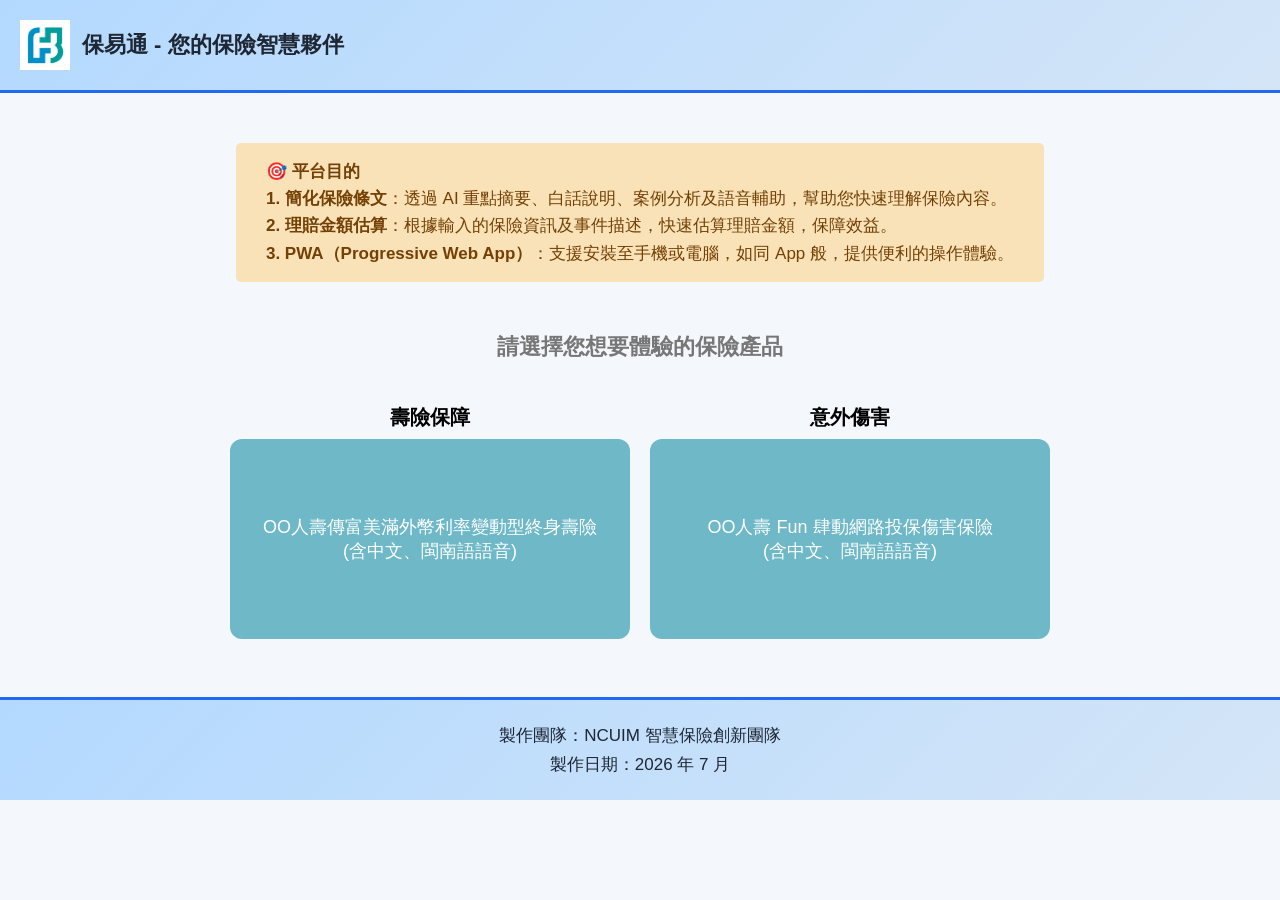
<file: index.html>
<!-- index.html -->
<!DOCTYPE html>
<html lang="zh-Hant">
<head>
  <meta charset="UTF-8">
  <meta name="viewport" content="width=device-width, initial-scale=1.0">
  <title>首頁</title>
  <link rel="stylesheet" href="styles_index.css" />
  <link rel="manifest" href="./manifest.json">
  <meta name="theme-color" content="#ffffff">
</head>

<body>

  <div class="container">

    <header class="header">
      <div class="header-content">
        <div class="header-brand">
          <img src="images/icon.jpg" alt="icon" class="icon" />
          <h1>保易通 - 您的保險智慧夥伴</h1>
        </div>
        <div class="header-actions">
        </div>
      </div>
    </header>

    <p class="platform-purpose">
      🎯 <strong>平台目的</strong><br>
      <strong>1. 簡化保險條文</strong>：透過 AI 重點摘要、白話說明、案例分析及語音輔助，幫助您快速理解保險內容。 <br>
      <strong>2. 理賠金額估算</strong>：根據輸入的保險資訊及事件描述，快速估算理賠金額，保障效益。<br>
      <strong>3. PWA（Progressive Web App）</strong>：支援安裝至手機或電腦，如同 App 般，提供便利的操作體驗。
    </p>

    <h3>請選擇您想要體驗的保險產品</h3>

    <div class="button-row">
      <div class="product">
        <h3 class="product-title">壽險保障</h3>
        <button class="btn" onclick="goSimplify1()">OO人壽傳富美滿外幣利率變動型終身壽險<br>(含中文、閩南語語音)</button>
      </div>
      <div class="product">
        <h3 class="product-title">意外傷害</h3>
        <button class="btn" onclick="goSimplify2()">OO人壽 Fun 肆動網路投保傷害保險<br>(含中文、閩南語語音)</button>
      </div>
    </div>

    <footer class="header footer">
      <p>製作團隊：NCUIM 智慧保險創新團隊</p>
      <p>製作日期：2026 年 7 月</p>
    </footer>

  </div>

  <script>
    function goSimplify1() {
      window.location.href = "simplify_voice.html";
    }

    function goEstimate1() {
      window.location.href = "estimate.html";
    }

    function goSimplify2() {
      window.location.href = "simplify2_voice.html";
    }

    function goEstimate2() {
      window.location.href = "estimate2.html";
    }

  </script>

  <script>
    (function(){
      var d = new Date();
      var fmt = d.toLocaleDateString('zh-TW', {year:'numeric',month:'2-digit',day:'2-digit'});
      var el = document.getElementById('prod-date');
      if(el) el.textContent = fmt;
    })();
  </script>

  <script src="app.js"></script>
  <script>
  if ('serviceWorker' in navigator) {
    navigator.serviceWorker.register('./service-worker.js')
      .then(() => console.log('Service Worker Registered'));
  }
  </script>
</body>
</html>
</file>
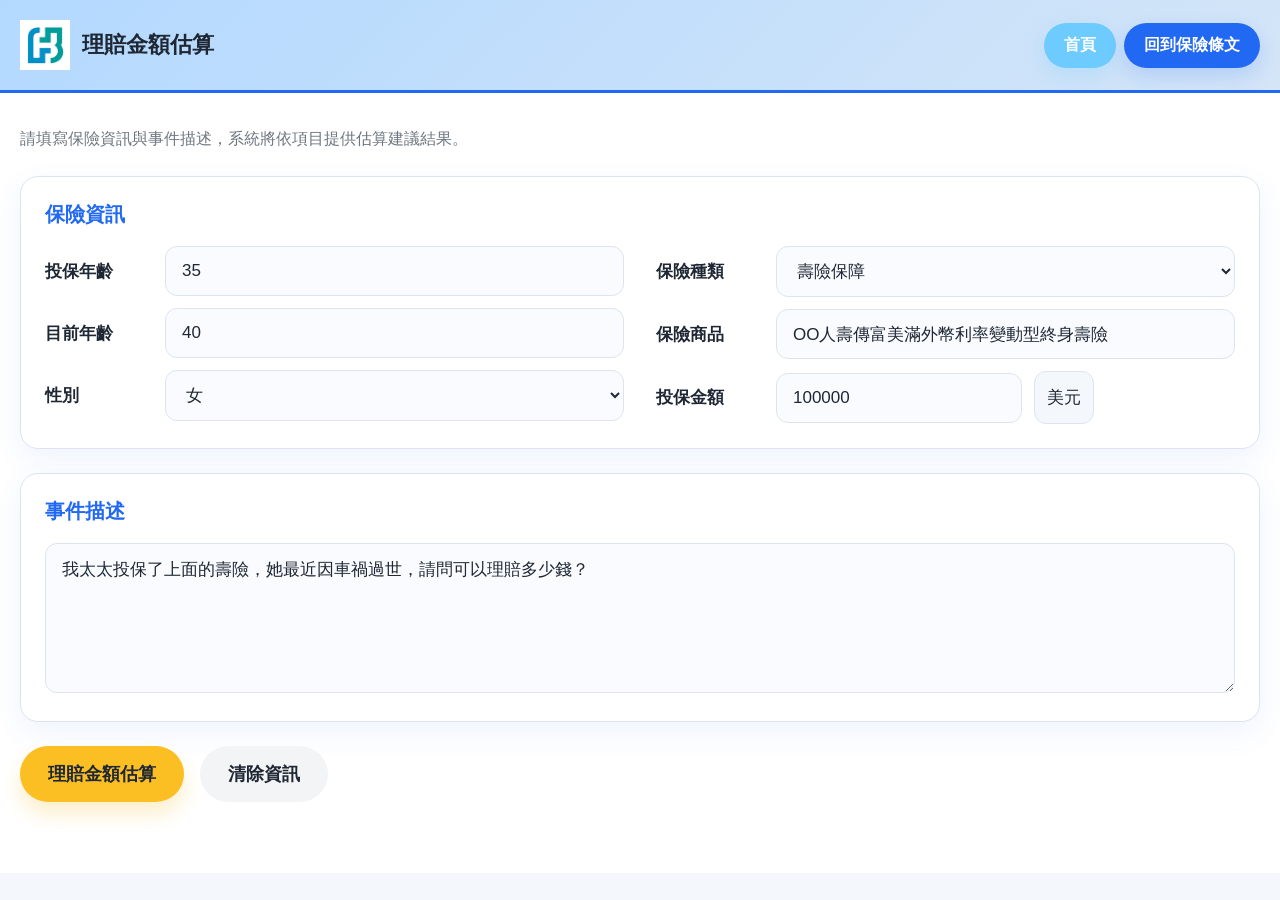
<file: estimate.html>
<!DOCTYPE html>
<html lang="zh-Hant">
<head>
  <meta charset="UTF-8" />
  <meta name="viewport" content="width=device-width, initial-scale=1.0" />
  <title>理賠金額估算</title>
  <link rel="stylesheet" href="styles_estimate.css" />
</head>
<body>
  <div class="container">
    <header class="header">
      <div class="header-content">
        <div class="header-brand">
          <img src="images/icon.jpg" alt="icon" class="icon" />
          <h1>理賠金額估算</h1>
        </div>
        <div class="header-actions">
          <a class="index-btn" href="index.html">首頁</a>
          <a class="estimate-btn" href="simplify_voice.html">回到保險條文</a>
        </div>
      </div>
    </header>

    <div class="main-layout single-column">
      <div class="content-area single-column">
        <div class="article-content calculator-content">
          <div class="calculator-panel">
            <div class="calculator-header">
              <p>請填寫保險資訊與事件描述，系統將依項目提供估算建議結果。</p>
            </div>

            <div class="calculator-grid table-layout">
              <div class="form-card">
                <div class="card-title">保險資訊</div>
                <div class="field-group-row">
                  <div class="field-column">
                    <div class="field-row">
                      <label class="field-label" for="insuredAge">投保年齡</label>
                      <input id="insuredAge" class="field-input" type="number" min="18" max="77" value="35" />
                    </div>
                    <div class="field-row">
                      <label class="field-label" for="currentAge">目前年齡</label>
                      <input id="currentAge" class="field-input" type="number" min="18" max="77" value="40" />
                    </div>
                    <div class="field-row">
                      <label class="field-label" for="gender">性別</label>
                      <select id="gender" class="field-input">
                        <option value="female">女</option>
                        <option value="male">男</option>
                        <option value="other">其他</option>
                      </select>
                    </div>
                  </div>
                  <div class="field-column">
                    <div class="field-row">
                      <label class="field-label" for="insuranceType">保險種類</label>
                      <select id="insuranceType" class="field-input">
                        <option value="life">壽險保障</option>
                        <option value="travel">旅行平安險</option>
                        <option value="accident">意外傷害險</option>
                        <option value="medical">健康醫療險</option>
                      </select>
                    </div>
                    <div class="field-row">
                      <label class="field-label" for="insuranceProduct">保險商品</label>
                      <input id="insuranceProduct" class="field-input" type="text" value="OO人壽傳富美滿外幣利率變動型終身壽險" />
                    </div>
                    <div class="field-row">
                      <label class="field-label" for="coverageAmount">投保金額</label>
                      <div class="amount-input-group">
                        <input id="coverageAmount" class="field-input" type="number" min="0" value="100000" />
                        <span class="amount-unit">美元</span>
                      </div>
                    </div>
                  </div>
                </div>
              </div>

              <div class="form-card full-width">
                <div class="card-title">事件描述</div>
                <textarea id="eventDescription" class="textarea-input" rows="6" placeholder="例如：我太太投保了上面的壽險，她最近因車禍過世，請問可以理賠多少錢？">我太太投保了上面的壽險，她最近因車禍過世，請問可以理賠多少錢？</textarea>
              </div>
            </div>

            <div class="calculator-actions">
              <button id="calculateBtn" class="btn-primary">理賠金額估算</button>
              <button id="clearBtn" class="btn-secondary">清除資訊</button>
            </div>

            <div id="resultCard" class="result-card" style="display: none;">
              <div class="result-header">
                <div class="result-label">估算結果預估</div>
              </div>

              <div class="result-product-info" id="productInfo">
                <strong>商品：</strong><span id="resultProduct">OO人壽傳富美滿外幣利率變動型終身壽險</span><br/>
                <strong>第十五條</strong> 被保險人於本契約有效期間內身故者，本公司按下列三者之最大值給付身故保險金後，本契約效力即行終止：<br>
                一、年繳保險費總和之一點零一倍。<br>
                二、身故時之總保單價值準備金乘上當時保險年齡對應附表二之給付比率所得之數額。<br>
                三、身故時之當年度保險金額。<br>
                訂立本契約時，以受監護宣告尚未撤銷者為被保險人，其身故保險金，變更為喪葬費用保險金。<br>
                前項被保險人於民國九十九年二月三日（含）以後所投保之喪葬費用保險金額總和（不限本公司），不得超過遺產及贈與稅法第十七條有關遺產稅喪葬費扣除額之半數，其超過部分本公司不負給付責任，本公司並應無息退還該超過部分之已繳保險費。<br>
                前項情形，如要保人向二家（含）以上保險公司投保，或向同一保險公司投保數個保險契（附）約，且其投保之喪葬費用保險金額合計超過前項所定之限額者，本公司於所承保之喪葬費用金額範圍內，依各要保書所載之要保時間先後，依約給付喪葬費用保險金至喪葬費用額度上限為止，如有二家以上保險公司之保險契約要保時間相同或無法區分其要保時間之先後者，各該保險公司應依其喪葬費用保險金額與扣除要保時間在先之保險公司應理賠之金額後所餘之限額比例分擔其責任。本公司約定給付之喪葬費用保險金，按被保險人身故日為基準，以臺灣銀行股份有限公司的前一營業日收盤之美元即期買入匯率為換算基礎，換算等值之新臺幣後不得超過主管機關所定之喪葬費用額度上限。<br>
                若因匯率波動造成超過之部分，本公司不負給付責任，並無息退還該超過部分之已繳保險費。
              </div>
              <div class="product-info-toggle">
                <button id="toggleProductBtn" class="btn-toggle">展開全部條文</button>
              </div>

              <div class="result-calculation">
                <div class="calc-item">
                  <div class="calc-label">1. 年繳保險費總和 × 1.01倍：</div>
                  <div class="calc-value"><span id="calc1">101,000</span> 美元。</div>
                </div>
                <div class="calc-item">
                  <div class="calc-label">2. 保單價值準備金 × 門檻比率：</div>
                  <div class="calc-value"><span id="calc2">48,000</span> 美元。</div>
                </div>
                <div class="calc-item">
                  <div class="calc-label">3. 當年度保險金額：</div>
                  <div class="calc-value"><span id="calc3">9,584</span> 美元。</div>
                </div>
              </div>

              <div class="result-estimate">
                <span class="estimate-label">預估：在這個情境下，身故保險金的給付金額為</span>
                <span class="estimate-amount"><span id="estimateAmount">101,000</span> 美元</span>。
              </div>

              <div class="result-actions">
                <button id="detailBtn" class="btn-formula">詳細計算公式</button>
              </div>
            </div>

            <div id="formulaModal" class="modal" style="display: none;">
              <div class="modal-content">
                <div class="modal-header">
                  <h3>詳細計算公式</h3>
                  <button class="modal-close" id="closeFormulaBtn">&times;</button>
                </div>
                <div class="modal-body" id="formulaBody">
                  <!-- 詳細公式內容 -->
                </div>
              </div>
            </div>
          </div>
        </div>
      </div>
    </div>
  </div>
  <script src="estimate.js"></script>
</body>
</html>
</file>
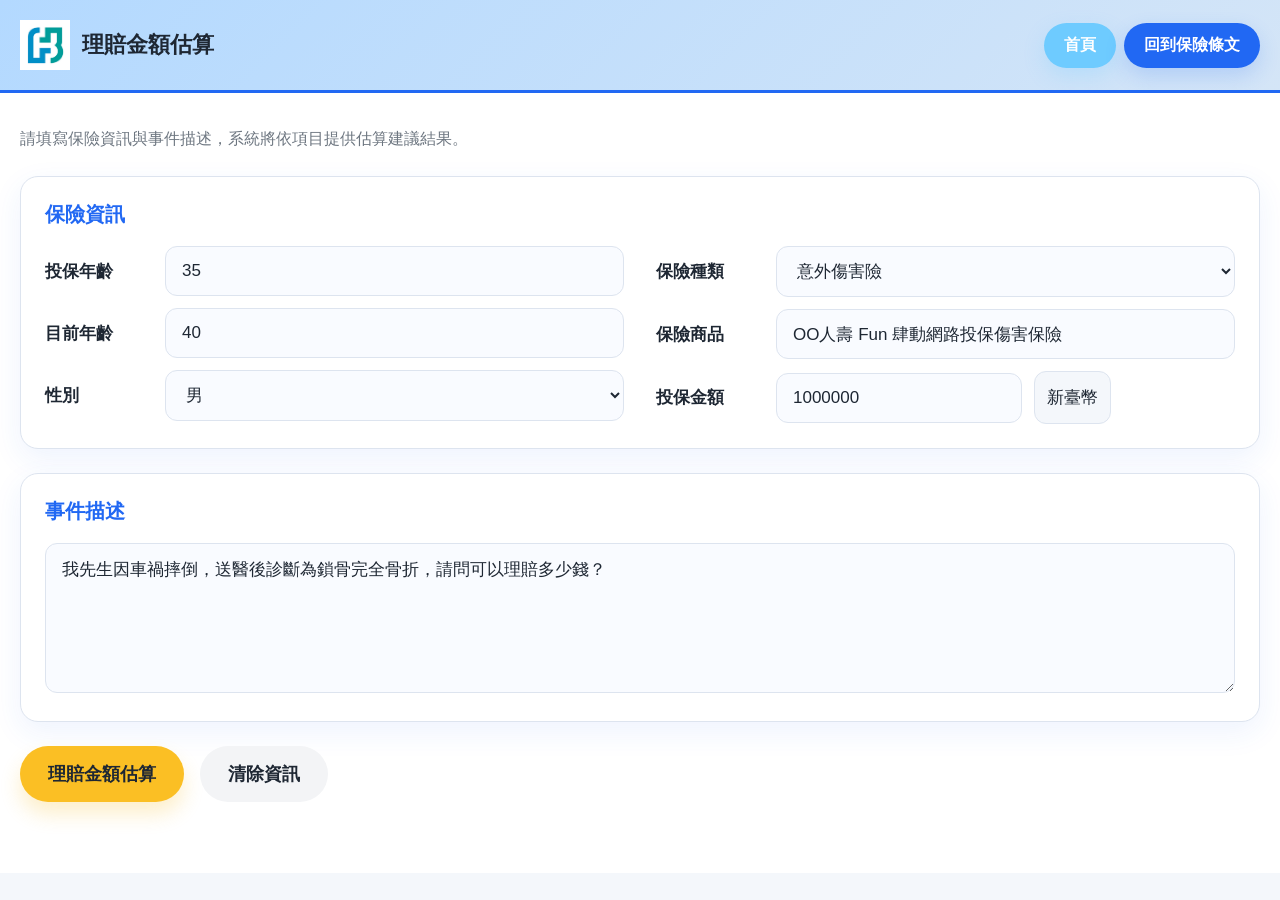
<file: estimate2.html>
<!DOCTYPE html>
<html lang="zh-Hant">
<head>
  <meta charset="UTF-8" />
  <meta name="viewport" content="width=device-width, initial-scale=1.0" />
  <title>理賠金額估算</title>
  <link rel="stylesheet" href="styles_estimate.css" />
</head>
<body>
  <div class="container">
    <header class="header">
      <div class="header-content">
        <div class="header-brand">
          <img src="images/icon.jpg" alt="icon" class="icon" />
          <h1>理賠金額估算</h1>
        </div>
        <div class="header-actions">
          <a class="index-btn" href="index.html">首頁</a>
          <a class="estimate-btn" href="simplify2_voice.html">回到保險條文</a>
        </div>
      </div>
    </header>

    <div class="main-layout single-column">
      <div class="content-area single-column">
        <div class="article-content calculator-content">
          <div class="calculator-panel">
            <div class="calculator-header">
              <p>請填寫保險資訊與事件描述，系統將依項目提供估算建議結果。</p>
            </div>

            <div class="calculator-grid table-layout">
              <div class="form-card">
                <div class="card-title">保險資訊</div>
                <div class="field-group-row">
                  <div class="field-column">
                    <div class="field-row">
                      <label class="field-label" for="insuredAge">投保年齡</label>
                      <input id="insuredAge" class="field-input" type="number" min="18" max="55" value="35" />
                    </div>
                    <div class="field-row">
                      <label class="field-label" for="currentAge">目前年齡</label>
                      <input id="currentAge" class="field-input" type="number" min="18" max="55" value="40" />
                    </div>
                    <div class="field-row">
                      <label class="field-label" for="gender">性別</label>
                      <select id="gender" class="field-input">
                        <option value="female">女</option>
                        <option value="male" selected>男</option>
                        <option value="other">其他</option>
                      </select>
                    </div>
                  </div>
                  <div class="field-column">
                    <div class="field-row">
                      <label class="field-label" for="insuranceType">保險種類</label>
                      <select id="insuranceType" class="field-input">
                        <option value="life">壽險保障</option>
                        <option value="travel">旅行平安險</option>
                        <option value="accident" selected>意外傷害險</option>
                        <option value="medical">健康醫療險</option>
                      </select>
                    </div>
                    <div class="field-row">
                      <label class="field-label" for="insuranceProduct">保險商品</label>
                      <input id="insuranceProduct" class="field-input" type="text" value="OO人壽 Fun 肆動網路投保傷害保險" />
                    </div>
                    <div class="field-row">
                      <label class="field-label" for="coverageAmount">投保金額</label>
                      <div class="amount-input-group">
                        <input id="coverageAmount" class="field-input" type="number" min="0" value="1000000" />
                        <span class="amount-unit">新臺幣</span>
                      </div>
                    </div>
                  </div>
                </div>
              </div>

              <div class="form-card full-width">
                <div class="card-title">事件描述</div>
                <textarea id="eventDescription" class="textarea-input" rows="6" placeholder="例如：我先生因車禍摔倒，送醫後診斷為鎖骨完全骨折，請問可以理賠多少錢？">我先生因車禍摔倒，送醫後診斷為鎖骨完全骨折，請問可以理賠多少錢？</textarea>
              </div>
            </div>

            <div class="calculator-actions">
              <button id="calculateBtn" class="btn-primary">理賠金額估算</button>
              <button id="clearBtn" class="btn-secondary">清除資訊</button>
            </div>

            <div id="resultCard" class="result-card" style="display: none;">
              <div class="result-header">
                <div class="result-label">估算結果預估</div>
              </div>

              <div class="result-product-info" id="productInfo">
                <strong>商品：</strong><span id="resultProduct">OO人壽 Fun 肆動網路投保傷害保險</span><br/>
                <strong>請按「理賠金額估算」以顯示使用到的條文內容。</strong>
              </div>
              <div class="product-info-toggle">
                <button id="toggleProductBtn" class="btn-toggle">展開全部條文</button>
              </div>

              <div class="result-estimate">
                <span class="estimate-label">預估：本次理賠金額為</span>
                <span class="estimate-amount"><span id="estimateAmount">101,000</span> 新臺幣</span>
              </div>

              <div class="result-actions">
                <button id="detailBtn" class="btn-formula">詳細計算公式</button>
              </div>
            </div>

            <div id="formulaModal" class="modal" style="display: none;">
              <div class="modal-content">
                <div class="modal-header">
                  <h3>詳細計算公式</h3>
                  <button class="modal-close" id="closeFormulaBtn">&times;</button>
                </div>
                <div class="modal-body" id="formulaBody">
                  <!-- 詳細公式內容 -->
                </div>
              </div>
            </div>
          </div>
        </div>
      </div>
    </div>
  </div>
  <script src="estimate2.js"></script>
</body>
</html>
</file>
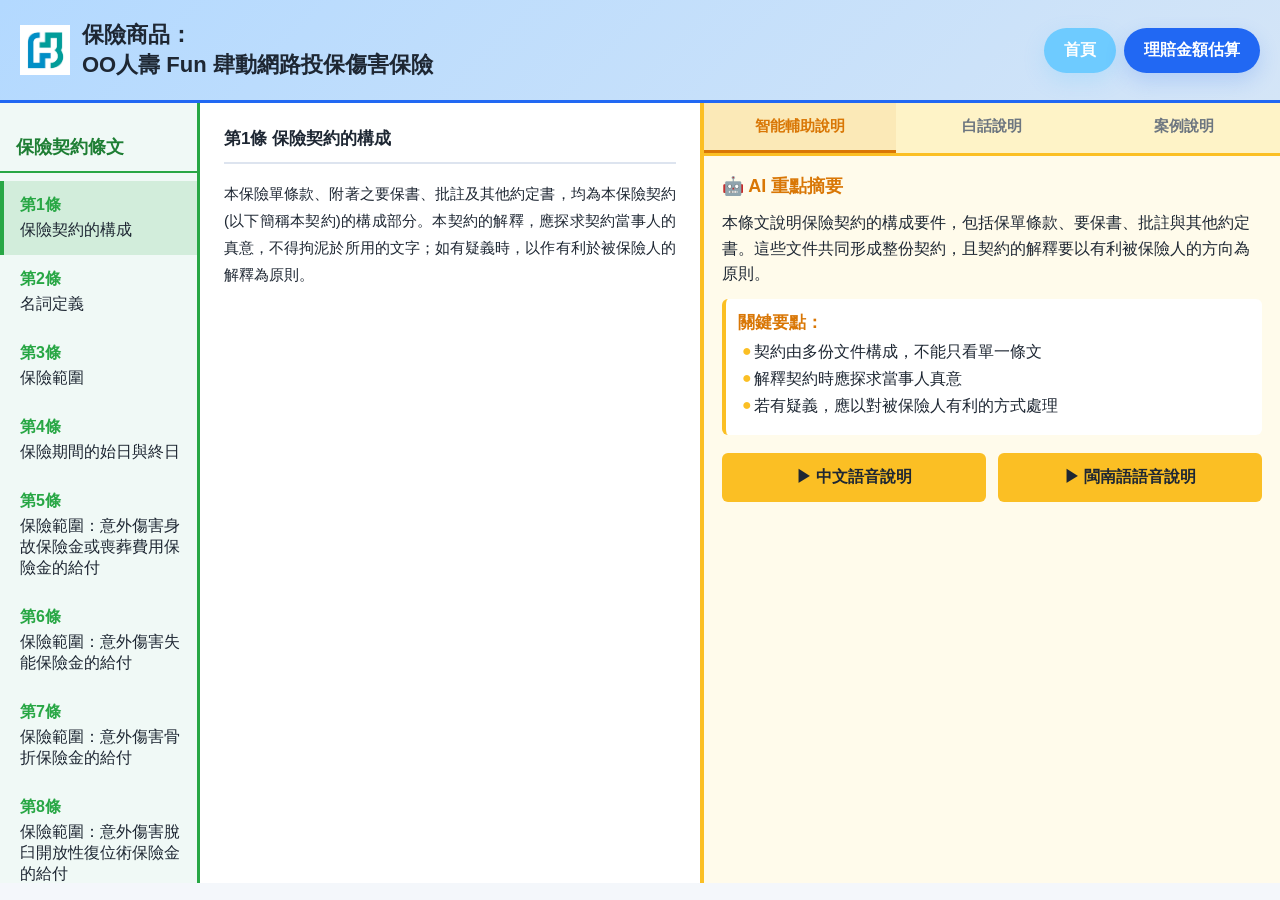
<file: simplify2_voice.html>
<!DOCTYPE html>
<html lang="zh-Hant">
<head>
  <meta charset="UTF-8" />
  <meta name="viewport" content="width=device-width, initial-scale=1.0" />
  <title>保險契約條文簡化</title>
  <link rel="stylesheet" href="styles_simplify.css" />

  <link rel="manifest" href="./manifest.json">
  <meta name="theme-color" content="#ffffff">
</head>
<body>
  <div class="container">
    <!-- 頂部頭條 -->
    <header class="header">
      <div class="header-content">
        <div class="header-brand">
          <img src="images/icon.jpg" alt="icon" class="icon" />
          <h1>保險商品：<br>OO人壽 Fun 肆動網路投保傷害保險</h1>
        </div>
        <div class="header-actions">
          <a class="index-btn" href="index.html">首頁</a>
          <a class="estimate-btn" href="estimate2.html">理賠金額估算</a>
        </div>
      </div>
    </header>

    <div class="main-layout">
      <!-- 左側導航 -->
      <nav class="sidebar">
        <div class="sidebar-title">保險契約條文</div>
        <div class="nav-list">
          <button class="nav-item active" data-section="section1">
            <span class="section-num">第1條</span>
            <span class="section-title">保險契約的構成</span>
          </button>
          <button class="nav-item" data-section="section2">
            <span class="section-num">第2條</span>
            <span class="section-title">名詞定義</span>
          </button>
          <button class="nav-item" data-section="section3">
            <span class="section-num">第3條</span>
            <span class="section-title">保險範圍</span>
          </button>
          <button class="nav-item" data-section="section4">
            <span class="section-num">第4條</span>
            <span class="section-title">保險期間的始日與終日</span>
          </button>
          <button class="nav-item" data-section="section5">
            <span class="section-num">第5條</span>
            <span class="section-title">保險範圍：意外傷害身故保險金或喪葬費用保險金的給付</span>
          </button>
          <button class="nav-item" data-section="section6">
            <span class="section-num">第6條</span>
            <span class="section-title">保險範圍：意外傷害失能保險金的給付</span>
          </button>
          <button class="nav-item" data-section="section7">
            <span class="section-num">第7條</span>
            <span class="section-title">保險範圍：意外傷害骨折保險金的給付</span>
          </button>
          <button class="nav-item" data-section="section8">
            <span class="section-num">第8條</span>
            <span class="section-title">保險範圍：意外傷害脫臼開放性復位術保險金的給付</span>
          </button>
          <button class="nav-item" data-section="section9">
            <span class="section-num">第9條</span>
            <span class="section-title">保險範圍：意外傷害創傷縫合處置保險金的給付</span>
          </button>
          <button class="nav-item" data-section="section10">
            <span class="section-num">第10條</span>
            <span class="section-title">保險範圍：保險金給付的限制</span>
          </button>
          <button class="nav-item" data-section="section11">
            <span class="section-num">第11條</span>
            <span class="section-title">除外責任（原因）</span>
          </button>
          <button class="nav-item" data-section="section12">
            <span class="section-num">第12條</span>
            <span class="section-title">不保事項</span>
          </button>
          <button class="nav-item" data-section="section13">
            <span class="section-num">第13條</span>
            <span class="section-title">契約的無效</span>
          </button>
          <button class="nav-item" data-section="section14">
            <span class="section-num">第14條</span>
            <span class="section-title">告知義務與本契約的解除</span>
          </button>
          <button class="nav-item" data-section="section15">
            <span class="section-num">第15條</span>
            <span class="section-title">契約的終止</span>
          </button>
          <button class="nav-item" data-section="section16">
            <span class="section-num">第16條</span>
            <span class="section-title">職業或職務變更的通知義務</span>
          </button>
          <button class="nav-item" data-section="section17">
            <span class="section-num">第17條</span>
            <span class="section-title">保險事故的通知與保險金的申請時間</span>
          </button>
          <button class="nav-item" data-section="section18">
            <span class="section-num">第18條</span>
            <span class="section-title">失蹤處理</span>
          </button>
          <button class="nav-item" data-section="section19">
            <span class="section-num">第19條</span>
            <span class="section-title">意外傷害身故保險金或喪葬費用保險金的申領</span>
          </button>
          <button class="nav-item" data-section="section20">
            <span class="section-num">第20條</span>
            <span class="section-title">意外傷害失能保險金的申領</span>
          </button>
          <button class="nav-item" data-section="section21">
            <span class="section-num">第21條</span>
            <span class="section-title">意外傷害骨折保險金、意外傷害脫臼開放性復位術保險金、意外傷害創傷縫合處置保險金的申領</span>
          </button>
          <button class="nav-item" data-section="section22">
            <span class="section-num">第22條</span>
            <span class="section-title">受益人的指定及變更</span>
          </button>
          <button class="nav-item" data-section="section23">
            <span class="section-num">第23條</span>
            <span class="section-title">受益人之受益權</span>
          </button>
          <button class="nav-item" data-section="section24">
            <span class="section-num">第24條</span>
            <span class="section-title">變更住所</span>
          </button>
          <button class="nav-item" data-section="section25">
            <span class="section-num">第25條</span>
            <span class="section-title">時效</span>
          </button>
          <button class="nav-item" data-section="section26">
            <span class="section-num">第26條</span>
            <span class="section-title">批註</span>
          </button>
          <button class="nav-item" data-section="section27">
            <span class="section-num">第27條</span>
            <span class="section-title">管轄法院</span>
          </button>
        </div>
      </nav>

      <!-- 中間內容區域 -->
      <div class="content-area">
        <!-- 條文內容 -->
        <div class="article-content">
          <div class="section active" id="section1">
            <h2>第1條 保險契約的構成</h2>
            <div class="article-text">
              <p>本保險單條款、附著之要保書、批註及其他約定書，均為本保險契約(以下簡稱本契約)的構成部分。本契約的解釋，應探求契約當事人的真意，不得拘泥於所用的文字；如有疑義時，以作有利於被保險人的解釋為原則。</p>
            </div>
          </div>

          <div class="section" id="section2">
            <h2>第2條 名詞定義</h2>
            <div class="article-text">
              <p>本契約所用名詞定義如下：<br>
              一、「保險金額」：係指本契約投保時約定之保險金額。<br>
              二、「傷害」：係指被保險人於本契約有效期間內，遭受意外傷害事故，因而蒙受之傷害。<br>
              三、「意外傷害事故」：係指非由疾病引起之外來突發事故。<br>
              四、「醫院」：係指依照醫療法規定領有開業執照並設有病房收治病人之公、私立及醫療法人醫院。<br>
              五、「診所」：係指依照醫療法規定設立並具備開業執照之診所。<br>
              六、「醫師」：係指依法令取得醫師資格並經核准執業者。<br>
              七、「專科醫師」：係指經醫師考試及格，完成專科醫師訓練，並經中央衛生主管機關甄審合格，領有專科醫師證書者。<br>
              八、「脫臼開放性復位術」：係指符合國際疾病傷害及死因分類標準（ICD-9-CM）手術處置碼 79.81 至79.89 之手術處置。若醫界採用新版分類標準（例如：ICD-10-PCS），本公司於判斷時，應以與新版分類標準相對應之代碼作為判斷標準。</p>
            </div>
          </div>

          <div class="section" id="section3">
            <h2>第3條 保險範圍</h2>
            <div class="article-text">
              <p>被保險人於本契約有效期間內，因遭受意外傷害事故，致其身體蒙受傷害而致失能、死亡、骨折、接受脫臼開放性復位術治療或接受創傷縫合處置時，本公司依照本契約的約定，給付保險金。</p>
            </div>
          </div>

          <div class="section" id="section4">
            <h2>第4條 保險期間的始日與終日</h2>
            <div class="article-text">
              <p>本契約保險期間分別為一年、一百八十日或九十日三種，並以本契約保險單上所載日時為準。<br><br>
              <strong>第四條之一【保險責任的開始及交付保險費】</strong><br>
               本公司應自同意承保並收取第一期保險費後負保險責任，並應發給保險單作為承保的憑證。<br>
              本公司如於同意承保前，預收相當於第一期保險費之金額時，其應負之保險責任，以同意承保時溯自預收相當於第一期保險費金額時開始。但契約另有約定保險期間始日者，從其約定。<br>
              前項情形，在本公司為同意承保與否之意思表示前發生應予給付之保險事故時，本公司仍負保險責任。</p>
            </div>
          </div>

          <div class="section" id="section5">
            <h2>第5條 保險範圍：意外傷害身故保險金或喪葬費用保險金的給付</h2>
            <div class="article-text">
              <p>被保險人於本契約有效期間內遭受第二條約定的意外傷害事故，自意外傷害事故發生之日起一百八十日以內身故者，本公司按保險金額給付身故保險金。但超過一百八十日身故者，受益人若能證明被保險人之身故與該意外傷害事故具有因果關係者，不在此限。<br>
              訂立本契約時，以受監護宣告尚未撤銷者為被保險人，其「意外傷害身故保險金」變更為喪葬費用保險金。<br>
              前項被保險人於民國九十九年二月三日（含）以後所投保之喪葬費用保險金額總和（不限本公司），不得超過遺產及贈與稅法第十七條有關遺產稅喪葬費扣除額之半數，其超過部分本公司不負給付責任，本公司並應無息退還該超過部分之已繳保險費。<br>
              前項情形，如要保人向二家（含）以上保險公司投保，或向同一保險公司投保數個保險契(附)約，且其投保之喪葬費用保險金額合計超過所定之限額者，本公司於所承保之喪葬費用金額範圍內，依各要保書所載之要保時間先後，依約給付喪葬費用保險金至前項喪葬費用額度上限為止，如有二家以上保險公司之保險契約要保時間相同或無法區分其要保時間之先後者，各該保險公司應依其喪葬費用保險金額與扣除要保時間在先之保險公司應理賠之金額後所餘之限額比例分擔其責任。</p>
            </div>
          </div>

          <div class="section" id="section6">
            <h2>第6條 保險範圍：意外傷害失能保險金的給付</h2>
            <div class="article-text">
              <p>被保險人於本契約有效期間內遭受第二條約定的意外傷害事故，自意外傷害事故發生之日起一百八十日以內致成附表一所列失能程度之一者，本公司給付意外傷害失能保險金，其金額按保險金額乘以該表所列之給付比例計算。但超過一百八十日致成失能者，受益人若能證明被保險人之失能與該意外傷害事故具有因果關係者，不在此限。<br>
              被保險人因同一意外傷害事故致成附表一所列二項以上失能程度時，本公司給付各該項意外傷害失能保險金之和，最高以保險金額為限。但不同失能項目屬於同一手或同一足時，僅給付一項意外傷害失能保險金；若失能項目所屬失能等級不同時，給付較嚴重項目的意外傷害失能保險金。<br>
              被保險人因本次意外傷害事故所致之失能，如合併以前（含本契約訂立前）的失能，可領附表一所列較嚴重項目的意外傷害失能保險金者，本公司按較嚴重的項目給付意外傷害失能保險金，但以前的失能，視同已給付意外傷害失能保險金，應扣除之。<br>
              前項情形，若被保險人扣除以前的失能後得領取之保險金低於單獨請領之金額者，不適用合併之約定。<br>
              被保險人於本契約有效期間內因不同意外傷害事故申領意外傷害失能保險金時，本公司累計給付金額最高以保險金額為限。<br>
              第一項情形被保險人之失能如係附表一所列失能等級第一級者，本公司依本條約定給付保險金後，本契約效力即行終止。</p>
            </div>
          </div>

          <div class="section" id="section7">
            <h2>第7條 保險範圍：意外傷害骨折保險金的給付</h2>
            <div class="article-text">
              <p>被保險人於本契約有效期間內遭受第二條約定的意外傷害事故，自意外傷害事故發生之日起一百八十日以內，經醫院或診所治療，診斷確定致成附表二骨折別表所列項目之一，本公司按保險金額的 5%乘以附表二骨折別表所定給付比例，給付「意外傷害骨折保險金」。<br>
              如被保險人自意外傷害事故發生之日起超過一百八十日經診斷確定骨折者，若能證明其與該意外傷害事故具有因果關係者，本公司仍依前項約定給付「意外傷害骨折保險金」，不受前項一百八十日之限制。<br>
              附表二骨折別表內所載給付比例僅適用於骨骼完全折斷之情形。如係不完全骨折，其給付比例為完全骨折的二分之一；如係骨骼龜裂者，其給付比例為完全骨折的四分之一。<br>
              同一意外傷害事故僅給付一次意外傷害骨折保險金。如因同一意外傷害事故致有二處以上骨折時，本公司僅給付一項最高比例之意外傷害骨折保險金。</p>
            </div>
          </div>
          
          <div class="section" id="section8">
            <h2>第8條 保險範圍：意外傷害脫臼開放性復位術保險金的給付</h2>
            <div class="article-text">
              <p>被保險人於本契約有效期間內遭受第二條約定的意外傷害事故，自意外傷害事故發生之日起一百八十日以內，經醫院或診所治療，診斷確定致成附表三脫臼別表所列脫臼項目之一，經醫生診斷必須且實際施行「脫臼開放性復位術」治療者，本公司依其脫臼部位按保險金額的 5%乘以附表三脫臼別表所定給付比例，給付「意外傷害脫臼開放性復位術保險金」。<br>
              如被保險人自意外傷害事故發生之日起超過一百八十日經診斷確定脫臼而施行「脫臼開放性復位術」者，若能證明被保險人之脫臼與該意外傷害事故具有因果關係者，本公司仍依前項約定給付意外傷害脫臼開放性復位術保險金，不受前項一百八十日之限制。<br>
              同一意外傷害事故僅給付一次意外傷害脫臼開放性復位術保險金。如因同一意外傷害事故致成二項以上脫臼經醫師診斷必須且實際施行二項以上之「脫臼開放性復位術」治療者，本公司僅給付一項較高比例之意外傷害脫臼開放性復位術保險金。</p>
            </div>
          </div>
          
          <div class="section" id="section9">
            <h2>第9條 保險範圍：意外傷害創傷縫合處置保險金的給付</h2>
            <div class="article-text">
              <p>被保險人於本契約有效期間內遭受第二條約定的意外傷害事故，於醫院或診所經醫師診斷必須接受創傷縫合處置治療且已接受縫合處置者，本公司依其創傷大小按保險金額的 0.1%乘以附表四意外創傷縫合處置項目及給付比例表所定給付比例，給付「意外傷害創傷縫合處置保險金」。<br>
              同一意外傷害事故僅給付一次意外傷害創傷縫合處置保險金。如因同一意外傷害事故而接受二項以上創傷縫合處置者，本公司僅給付一項較高比例之意外傷害創傷縫合處置保險金。</p>
            </div>
          </div>

          <div class="section" id="section10">
            <h2>第10條 保險範圍：保險金給付的限制</h2>
            <div class="article-text">
              <p>被保險人於本契約有效期間內因同一意外傷害事故致成失能後身故，並符合本契約第五條及第六條約定之申領條件時，本公司之給付總金額合計最高以保險金額為限。<br>
              前項情形，受益人已受領意外傷害失能保險金者，本公司僅就保險金額與已受領金額間之差額負給付責任。<br>
              被保險人於本契約有效期間內因不同意外傷害事故致成失能、身故時，受益人得依第五條及第六條之約定分別申領保險金，不適用第一項之約定。</p>
            </div>
          </div>
        
          <div class="section" id="section11">
            <h2>第11條 除外責任（原因）</h2>
            <div class="article-text">
              <p>被保險人因下列原因致成死亡、失能或傷害時，本公司不負給付保險金的責任：<br>
              一、要保人、被保險人的故意行為。<br>
              二、被保險人犯罪行為。<br>
              三、被保險人飲酒後駕（騎）車，其吐氣或血液所含酒精成份超過道路交通法令規定標準者。<br>
              四、戰爭（不論宣戰與否）、內亂及其他類似的武裝變亂。但契約另有約定者不在此限。<br>
              五、因原子或核子能裝置所引起的爆炸、灼熱、輻射或污染。但契約另有約定者不在此限。前項第一款及第二十三條情形（除被保險人的故意行為外），致被保險人傷害或失能時，本公司仍給付保險金。</p>
            </div>
          </div>
          
          <div class="section" id="section12">
            <h2>第12條 不保事項</h2>
            <div class="article-text">
              <p>被保險人從事下列活動，致成死亡、失能或傷害時，除本契約另有約定外，本公司不負給付保險金的責任：<br>
              一、被保險人從事角力、摔跤、柔道、空手道、跆拳道、馬術、拳擊、特技表演等的競賽或表演。<br>
              二、被保險人從事汽車、機車及自由車等的競賽或表演。</p>
            </div>
          </div>

          <div class="section" id="section13">
            <h2>第13條 契約的無效</h2>
            <div class="article-text">
              <p>本契約訂立時，僅要保人知保險事故已發生者，契約無效。本公司不退還所收受之保險費。</p>
            </div>
          </div>

          <div class="section" id="section14">
            <h2>第14條 告知義務與本契約的解除</h2>
            <div class="article-text">
              <p>要保人及被保險人在訂立本契約時，對於本公司要保書書面（或投保網頁）詢問的告知事項應據實說明，如有為隱匿或遺漏不為說明，或為不實的說明，足以變更或減少本公司對於危險的估計者，本公司得解除契約，且無須返還已收受之保險費，其保險事故發生後亦同。但危險的發生未基於其說明或未說明的事實時，不在此限。<br>
              前項解除契約權，自本公司知有解除之原因後經過一個月不行使而消滅。<br>
              本公司通知解除本契約時，如要保人死亡、失蹤或住所不明，通知不能送達時，本公司得將該項通知送達本契約之身故保險金受益人。</p>
            </div>
          </div>

          <div class="section" id="section15">
            <h2>第15條 契約的終止</h2>
            <div class="article-text">
              <p>要保人得隨時終止本契約。<br>
              前項契約之終止，自本公司收到要保人書面或其他約定方式通知時，開始生效。<br>
              要保人依第一項約定終止本契約時，本公司應從當期已繳保險費扣除按短期費率計算已經過期間之保險費後，將其未滿期保險費退還要保人。短期費率如附表五。<br>
              被保險人非因本契約所載保險事故而身故時，本契約效力終止，但有已繳付而尚未滿期之保險費者，本公司應按日數將保費差額返還予要保人。</p>
            </div>
          </div>

          <div class="section" id="section16">
            <h2>第16條 職業或職務變更的通知義務</h2>
            <div class="article-text">
              <p>被保險人變更其職業或職務時，要保人或被保險人應即時以書面或其他約定方式通知本公司。<br>
              被保險人所變更的職業或職務，依照本公司職業分類其危險性減低時，本公司於接到通知後，應自職業或職務變更之日起按其費率差額退還未滿期保險費。<br>
              被保險人所變更的職業或職務，依照本公司職業分類其危險性增加時，本公司於接到通知後，自職業或職務變更之日起，按費率差額增收未滿期保險費。但被保險人所變更的職業或職務依照本公司職業分類在拒保範圍內者，本公司於接到通知後得終止契約，並按日計算退還未滿期保險費。<br>
              被保險人所變更的職業或職務，依照本公司職業分類其危險性增加，未依第一項約定通知而發生保險事故者，本公司按其原收保險費與應收保險費的比率折算保險金給付。<br>
              前項被保險人於意外傷害事故發生當時之職業類別為五至六類或在拒保範圍內者，本契約效力即行終止，本公司按其原收保險費與應收保險費的比率折算保險金給付。但保險事故之發生非基於變更後之職業或職務者，本公司依約給付該項保險金。</p>
            </div>
          </div>

          <div class="section" id="section17">
            <h2>第17條 保險事故的通知與保險金的申請時間</h2>
            <div class="article-text">
              <p>被保險人於本契約有效期間內遭受第二條約定的意外傷害事故時，要保人、被保險人或受益人應於知悉意外傷害事故發生後十日內將事故狀況及被保險人的傷害程度，通知本公司。並於通知後儘速檢具所需文件向本公司申請給付保險金。<br>
              本公司應於收齊前項文件後十五日內給付之。但因可歸責於本公司之事由致未在前述約定期限內為給付者，應按年利一分加計利息給付。</p>
            </div>
          </div>

          <div class="section" id="section18">
            <h2>第18條 失蹤處理</h2>
            <div class="article-text">
              <p>被保險人在本契約有效期間內因第二條所約定的意外傷害事故失蹤，於戶籍資料所載失蹤之日起滿一年仍未尋獲，或要保人、受益人能提出證明文件足以認為被保險人極可能因本契約所約定之意外傷害事故而死亡者，本公司按第五條約定先行給付意外傷害身故保險金或喪葬費用保險金，但日後發現被保險人生還時，要保人或受益人應將該筆已領之退還已繳保險費或意外傷害身故保險金或喪葬費用保險金歸還本公司，其間有應繳而未繳之保險費者，於要保人一次清償後，本契約自原終止日繼續有效，本公司如有應行給付其他保險金情事者，仍依約給付。</p>
            </div>
          </div>

          <div class="section" id="section19">
            <h2>第19條 意外傷害身故保險金或喪葬費用保險金的申領</h2>
            <div class="article-text">
              <p>受益人申領「意外傷害身故保險金或喪葬費用保險金」時應檢具下列文件：<br>
              一、保險金申請書。<br>
              二、保險單或其謄本。<br>
              三、相驗屍體證明書或死亡診斷書；但必要時本公司得要求提供意外傷害事故證明文件。<br>
              四、被保險人除戶戶籍謄本。<br>
              五、受益人的身分證明。</p>
            </div>
          </div>

          <div class="section" id="section20">
            <h2>第20條 意外傷害失能保險金的申領</h2>
            <div class="article-text">
              <p>受益人申領「意外傷害失能保險金」時應檢具下列文件：<br>
              一、保險金申請書。<br>
              二、保險單或其謄本。<br>
              三、失能診斷書；但必要時本公司得要求提供意外傷害事故證明文件。<br>
              四、受益人的身分證明。<br>
              要保人或被保險人為醫師時，不得為被保險人出具失能診斷書或證明文件。<br>
              受益人申領意外傷害失能保險金時，本公司基於審核保險金之需要，得對被保險人的身體予以檢驗，另得徵詢其他醫師之醫學專業意見，並得經受益人同意調閱被保險人之就醫相關資料。因此所生之費用由本公司負擔。</p>
            </div>
          </div>

          <div class="section" id="section21">
            <h2>第21條 意外傷害骨折保險金、意外傷害脫臼開放性復位術保險金、意外傷害創傷縫合處置保險金的申領</h2>
            <div class="article-text">
              <p>受益人申領「意外傷害骨折保險金」、「意外傷害脫臼開放性復位術保險金」或「意外傷害創傷縫合處置保險金」時，應檢具下列文件：<br>
              一、保險金申請書。<br>
              二、保險單或其謄本。<br>
              三、醫療診斷書。如係申領「意外傷害脫臼開放性復位術保險金」者，須載明手術名稱、部位及方式。如係申領「意外傷害創傷縫合處置保險金」者，須載明處置部位、名稱及傷口大小。但必要時本公司得要求提供意外傷害事故證明文件。<br>
              四、如係申領「意外傷害骨折保險金」或「意外傷害脫臼開放性復位術保險金」者，應另提供載明被保險人姓名及拍攝時間之骨折或脫臼 X 光片。<br>
              五、受益人的身分證明。<br>
              要保人或被保險人為醫師時，不得為被保險人出具診斷書或證明文件。<br>
              受益人申領意外傷害骨折保險金、意外傷害脫臼開放性復位術保險金或意外傷害創傷縫合處置保險金時，本公司基於審核保險金之需要，得徵詢其他醫師之醫學專業意見，並得經受益人同意調閱被保險人之就醫相關資料。因此所生之費用由本公司負擔。</p>
            </div>
          </div>

          <div class="section" id="section22">
            <h2>第22條 受益人的指定及變更</h2>
            <div class="article-text">
              <p>意外傷害失能保險金、意外傷害骨折保險金、意外傷害脫臼開放性復位術保險金、意外傷害創傷縫合處置保險金的受益人，為被保險人本人，本公司不受理其指定或變更。倘被保險人身故前尚有未受領之保險金（不論已否申請），本公司將給付予意外傷害身故保險金或喪葬費用保險金受益人。受益人之指定及變更，要保人得依下列約定辦理，並應符合指定或變更當時法令之規定：<br>
              一、於訂立本契約時，經被保險人同意指定受益人。<br>
              二、於保險事故發生前經被保險人同意變更受益人，如要保人未將前述變更通知本公司者，不得對抗本公司。<br>
              三、意外傷害身故保險金或喪葬費用保險金受益人之指定及變更以被保險人之直系血親、配偶或法定繼承人為限。<br>
              前項受益人的變更，於要保人檢具申請書及被保險人的同意書（要、被保險人為同一人時為申請書或電子申請文件）送達本公司時，本公司應即予批註或發給批註書。本公司為身故或失能給付時，應以受益人直接申領為限。<br>
              意外傷害身故保險金或喪葬費用保險金受益人同時或先於被保險人身故，除要保人於保險事故發生前已另行指定受益人，或本契約另已約定其他受益人外，以被保險人之法定繼承人為該項保險金之受益人。<br>
              本契約受益人為法定繼承人時，其受益順序及應得比例適用民法繼承編相關規定。</p>
            </div>
          </div>

          <div class="section" id="section23">
            <h2>第23條 受益人之受益權</h2>
            <div class="article-text">
              <p>受益人故意致被保險人於死或雖未致死者，喪失其受益權。<br>
              前項情形，如因該受益人喪失受益權，而致無受益人受領保險金額時，其保險金額作為被保險人遺產。如有其他受益人者，喪失受益權之受益人原應得之部份，按其他受益人原約定比例分歸其他受益人。</p>
            </div>
          </div>

          <div class="section" id="section24">
            <h2>第24條 變更住所</h2>
            <div class="article-text">
              <p>要保人的住所有變更時，應即以書面或其他約定方式通知本公司。<br>
                要保人不為前項通知者，本公司之各項通知，得以本契約所載要保人之最後住所發送之。</p>
            </div>
          </div>

          <div class="section" id="section25">
            <h2>第25條 時效</h2>
            <div class="article-text">
              <p>由本契約所生的權利，自得為請求之日起，經過兩年不行使而消滅。</p>
            </div>
          </div>

          <div class="section" id="section26">
            <h2>第26條 批註</h2>
            <div class="article-text">
              <p>本契約內容的變更，或記載事項的增刪，除第二十二條另有約定外，應經要保人與本公司雙方書面或其他約定方式同意，並由本公司即予批註或發給批註書。</p>
            </div>
          </div>

          <div class="section" id="section27">
            <h2>第27條 管轄法院</h2>
            <div class="article-text">
              <p>因本契約涉訟者，同意以要保人住所地地方法院為第一審管轄法院，要保人的住所在中華民國境外時，以本公司總公司所在地地方法院為第一審管轄法院。但不得排除消費者保護法第四十七條及民事訴訟法第四百三十六條之九小額訴訟管轄法院之適用。</p>
            </div>
          </div>
        </div>

        <!-- 右側說明標籤 -->
        <div class="explanation-panel">
          <div class="explanation-tabs">
            <button class="tab-btn active" data-tab="smart">智能輔助說明</button>
            <button class="tab-btn" data-tab="simple">白話說明</button>
            <button class="tab-btn" data-tab="example">案例說明</button>
                      </div>

          <div class="explanation-content">
            <!-- 第1條說明 -->
            <div class="section-explanation" id="section1-explanation">
              <!-- 智能輔助說明 -->
              <div class="tab-content active" data-section="section1" data-tab="smart">
                <div class="explanation-box">
                  <h3>🤖 AI 重點摘要</h3>
                  <p>本條文說明保險契約的構成要件，包括保單條款、要保書、批註與其他約定書。這些文件共同形成整份契約，且契約的解釋要以有利被保險人的方向為原則。</p>
                  <div class="highlight-box">
                    <strong>關鍵要點：</strong>
                    <ul>
                      <li>契約由多份文件構成，不能只看單一條文</li>
                      <li>解釋契約時應探求當事人真意</li>
                      <li>若有疑義，應以對被保險人有利的方式處理</li>
                    </ul>
                  </div>
                  <br>
                  <div class="button-group">
                    <button class="play-btn">▶ 中文語音說明</button>
                    <button class="play-btn" data-voice="minnan" data-minnan-text="Pún tiâu-bûn suat-bîng pó-hiám khuè-iok ê kòo-sîng iàu-kiānn, pau-kuat pó-tuann tiâu-khuán, iàu-pó-tsheh, phue-tsù kap kî-thann iok-tiānn-tsheh. Tsiah-ê bûn-kiānn kiōng-tông tsiânn-tsò kui hūn khuè-iok, jî-tshiánn khuè-iok ê kái-sueh beh í iú-lī hông-pó-hiám-jîn ê hong-hiòng sī guân-tsik.
                    Kuan-kiān iàu-tiám:
                    Khuè-iok iû tsē hūn bûn-kiānn kòo-sîng, bē-tàng kan-na khuànn tan-it tiâu-bûn.
                    Kái-sueh khuè-iok sî ìn thàm-kiû tong-sū-jîn tsin-ì.
                    Nā ū gî-gī, ìn í tuì hông-pó-hiám-jîn iú-lī ê hong-sik tshú-lí.">▶ 閩南語語音說明</button>
                  </div>
                </div>
              </div>

              <!-- 白話說明 -->
              <div class="tab-content" data-section="section1" data-tab="simple">
                <div class="explanation-box">
                  <h3>📖 白話說明</h3>
                  <p>這一條在說明保險契約不是只有一張保單，還包含你填的要保書和保險公司加上的批註或特別約定。換句話說，整份契約要一起看，不能只看某一句話。</p>
                  <div class="highlight-box">
                    <strong>簡單重點：</strong>
                    <ul>
                      <li>保險契約包含保單、要保書和批註</li>
                      <li>條文有疑問時要找真實意思</li>
                      <li>有爭議時，傾向對被保險人有利</li>
                    </ul>
                  </div>
                  <br>
                  <div class="button-group">
                    <button class="play-btn">▶ 中文語音說明</button>
                    <button class="play-btn" data-voice="minnan" data-minnan-text="Tsit tsi̍t-tiâu leh suat-bîng pó-hiám khuè-iok m̄ sī kan-na ū tsi̍t tiunn pó-tuann, koh pau-hâm lí thūn ê iàu-pó-tsheh kap pó-hiám kong-si ka-siōng ê phue-tsù ia̍h-sī ti̍k-pia̍t iok-sok. Uānn kù-uē lâi kóng, kui hūn khuè-iok beh tsò-hué khuànn, bē-tàng kan-na khuànn bóo tsi̍t kù uē.
                    Kán-tan tiōng-tiám:
                    Pó-hiám khuè-iok pau-hâm pó-tuann, iàu-pó-tsheh kap phue-tsù.
                    Tiâu-bûn ū gî-būn sî beh tshuē tsin-si̍t ì-sù.
                    Ū tsing-gī sî, khing-hiòng tuì hông-pó-hiám-jîn iú-lī.">▶ 閩南語語音說明</button>
                  </div>
                </div>
              </div>

              <!-- 案例說明 -->
              <div class="tab-content" data-section="section1" data-tab="example">
                <div class="explanation-box">
                  <h3>📋 案例說明</h3>
                  <div class="highlight-box">
                    <p><strong>案例：</strong>張小姐的保單</p>
                    <ul>
                      <li>保單本體寫明基本保障</li>
                      <li>要保書記錄她申請的保額與資料</li>
                      <li>公司加註的特殊條件也算契約一部分</li>
                      <li>因此解釋時要把所有文件一起看</li>
                    </ul>
                  </div>
                  <br>
                  <div class="button-group">
                    <button class="play-btn">▶ 中文語音說明</button>
                    <button class="play-btn" data-voice="minnan" data-minnan-text="Àn-lē:
                    Tiunn sió-tsiá ê pó-tuann.
                    Pó-tuann pún-thé siá-miâ ki-pún pó-tsiong.
                    Beh pó-tsheh kì-lio̍k i sin-tshíng ê pó-gia̍h kap tsu-liāu.
                    Kong-si ka-tsù ê ti̍k-sû tiâu-kiānn mā sǹg khuè-iok tsi̍t pōo-hūn.
                    Tsua̋n-ne kái-sueh sî beh kā sóo-ū bûn-kiānn tsò-hué khuànn.">▶ 閩南語語音說明</button>
                  </div>
                </div>
              </div>
            </div>

            <!-- 第2條說明 -->
            <div class="section-explanation" id="section2-explanation" style="display: none;">
              <!-- 智能輔助說明 -->
              <div class="tab-content active" data-section="section2" data-tab="smart">
                <div class="explanation-box">
                  <h3>🤖 AI 重點摘要</h3>
                  <p>本條文定義了本契約中重要的專業用語，包括保險金額、保險年齡、傷害、意外傷害事故、醫療機構與手術術語。正確理解這些詞彙，有助於判斷保險責任與給付條件。</p>
                  <div class="highlight-box">
                    <strong>核心名詞：</strong>
                    <ul>
                      <li>保險金額：投保時約定的保障金額</li>
                      <li>傷害與意外傷害事故：事故必須是外來突發原因</li>
                      <li>醫師/專科醫師：持證執業的醫療專業人員</li>
                    </ul>
                  </div>
                  <br>
                  <div class="button-group">
                    <button class="play-btn">▶ 中文語音說明</button>
                    <button class="play-btn" data-voice="minnan" data-minnan-text="Pún tiâu-bûn tīng-gī pún khuè-iok tiong tiōng-iàu--ê tsuan-gia̍p iōng-gí, pau-kuat pó-hiám kim-gia̍h, pó-hiám nî-kí, siong-hāi, ì-guā siong-hāi sū-kòo, i-liâu ki-kuan kap tshiú-su̍t iōng-gú. Tsìng-khak lí-kái tsiah-ê gú-luī, ū-pang-tsōo phuànn-tuàn pó-hiám tsik-jīm kap kip-hù tiâu-kiānn.
                    Hi̍k-sim bîng-sû:
                    Pó-hiám kim-gia̍h: Tâu-pó sî iok-sok ê pó-tsiong kim-gia̍h.
                    Siong-hāi kap ì-guā siong-hāi sū-kòo: Sū-kòo ài sī guā-lâi tu̍t-huat guân-in.
                    I-su / tsuan-kho i-su: The̍h tsìng tsip-gia̍p ê i-liâu tsuan-gia̍p jîn-uân.">▶ 閩南語語音說明</button>
                  </div>
                </div>
              </div>

              <!-- 白話說明 -->
              <div class="tab-content" data-section="section2" data-tab="simple">
                <div class="explanation-box">
                  <h3>📖 白話說明</h3>
                  <p>這一條在解釋一些重要的詞，例如「保險金額」就是你實際買的保險額，「意外傷害事故」是指突發的外來事件，不包括疾病。還有「醫院」、「診所」、「醫師」都是有執照的醫療機構與專業人員。</p>
                  <div class="highlight-box">
                    <strong>簡單重點：</strong>
                    <ul>
                      <li>保險金額是你投保時約定的金額</li>
                      <li>意外傷害事故要是突發、外來的事故</li>
                      <li>醫師和專科醫師需依法取得資格</li>
                    </ul>
                  </div>
                  <br>
                  <div class="button-group">
                    <button class="play-btn">▶ 中文語音說明</button>
                    <button class="play-btn" data-voice="minnan" data-minnan-text="Tsit tsi̍t-tiâu leh kái-sueh tsi̍t-kuá tiōng-iàu--ê sû, pí-lūn pó-hiám kim-gia̍h tō sī lí si̍t-tsè bé ê pó-hiám-gia̍h, ì-guā siong-hāi sū-kòo sī kí tu̍t-huat ê guā-lâi sū-kiānn, bô pau-kuat tsi̍t-huān. Iáu ū pēnn-īnn, tsín-sóo, i-su lóng sī ū tsip-tsiàu ê i-liâu ki-kuan kap tsuan-gia̍p jîn-uân.
                    Kán-tan tiōng-tiám:
                    Pó-hiám kim-gia̍h sī lí tâu-pó sî iok-sok ê kim-gia̍h.
                    Ì-guā siong-hāi sū-kòo nā-sī tu̍t-huat, guā-lâi ê sū-kòo.
                    I-su kap tsuan-kho i-su su i-huat the̍h-tio̍h tsu-keh.">▶ 閩南語語音說明</button>
                  </div>
                </div>
              </div>

              <!-- 案例說明 -->
              <div class="tab-content" data-section="section2" data-tab="example">
                <div class="explanation-box">
                  <h3>📋 案例說明</h3>
                  <div class="highlight-box">
                    <p><strong>案例：</strong>王先生的用語解讀</p>
                    <ul>
                      <li>保險金額：保單上寫的200萬元</li>
                      <li>意外傷害事故：他騎車被撞，是外來突發事件</li>
                      <li>醫師：必須是有執照的醫生</li>
                      <li>脫臼開放性復位術：符合手術代碼的復位手術</li>
                    </ul>
                  </div>
                  <br>
                  <div class="button-group">
                    <button class="play-btn">▶ 中文語音說明</button>
                    <button class="play-btn" data-voice="minnan" data-minnan-text="Àn-lē:
                    Ông sian-sinn ê iōng-gí kái-tho̍k.
                    Pó-hiám kim-gia̍h: Pó-tuann tíng-bīn siá ê 200 bān khoo.
                    Ì-guā siong-hāi sū-kòo: I khiâ-tshia hōo lâng lòng, sī guā-lâi tu̍t-huat sū-kiānn.
                    I-su: Ài sī ū tsip-tsiàu ê i-sing.
                    Thu̍t-lûn khai-hòng-sìng iū-uī-su̍t: Hû-ha̍p tshiú-su̍t tāi-bé ê iū-uī tshiú-su̍t.">▶ 閩南語語音說明</button>
                  </div>
                </div>
              </div>
            </div>


            <!-- 第3條說明 -->
            <div class="section-explanation" id="section3-explanation" style="display: none;">
              <div class="tab-content active" data-section="section3" data-tab="smart">
                <div class="explanation-box">
                  <h3>🤖 AI 重點摘要</h3>
                  <p>本條文列出保險公司的責任範圍：被保險人因意外傷害事故死亡、失能、骨折、需要脫臼復位手術或創傷縫合時，保險公司依約給付保險金。</p>
                  <div class="highlight-box">
                    <strong>重要範圍：</strong>
                    <ul>
                      <li>死亡與失能均屬理賠範圍</li>
                      <li>骨折、脫臼復位與創傷縫合也可理賠</li>
                      <li>必須是意外傷害事故所致</li>
                    </ul>
                  </div>
                  <br>
                  <div class="button-group">
                    <button class="play-btn">▶ 中文語音說明</button>
                    <button class="play-btn" data-voice="minnan" data-minnan-text="Pún tiâu-bûn lia̍t-tshut pó-hiám kong-si ê tsik-jīm huān-uî: Hông-pó-hiám-jîn in-uī ì-guā siong-hāi sū-kòo óng-sing, sit-lîng, kut-tsi̍h, su-iàu thu̍t-lûn iū-uī tshiú-su̍t ia̍h-sī tshòng-siong thīnn-ha̍h sî, pó-hiám kong-si i-iok kip-hù pó-hiám-kim.
                    Tiōng-iàu huān-uî:
                    Óng-sing kap sit-lîng lóng sio̍k puê-siông huān-uî.
                    Kut-tsi̍h, thu̍t-lûn iū-uī kap tshòng-siong thīnn-ha̍h mā thang puê-siông.
                    Ài sī ì-guā siong-hāi sū-kòo sóo tì.">▶ 閩南語語音說明</button>
                  </div>
                </div>
              </div>

              <div class="tab-content" data-section="section3" data-tab="simple">
                <div class="explanation-box">
                  <h3>📖 白話說明</h3>
                  <p>這一條說明保險公司會賠的情況，包含你因意外受傷後死亡或重傷失能，還包括骨折、脫臼復位手術和傷口縫合等情況。</p>
                  <br>
                  <div class="button-group">
                    <button class="play-btn">▶ 中文語音說明</button>
                    <button class="play-btn" data-voice="minnan" data-minnan-text="Tsit tsi̍t-tiâu suat-bîng pó-hiám kong-si ē puê ê tsîng-hîng, pau-hâm lí in-uī ì-guā sún-siong liáu-āu óng-sing ia̍h-sī tāng-siong sit-lîng, koh pau-kuat kut-tsi̍h, thu̍t-lûn iū-uī tshiú-su̍t kap khang-tshuì thīnn-ha̍h tíng tsîng-hîng.">▶ 閩南語語音說明</button>
                  </div>
                </div>
              </div>

              <div class="tab-content" data-section="section3" data-tab="example">
                <div class="explanation-box">
                  <h3>📋 案例說明</h3>
                  <div class="highlight-box">
                    <p><strong>案例：</strong>騎車意外受傷</p>
                    <ul>
                      <li>被保險人騎車被撞，造成骨折</li>
                      <li>需要脫臼復位手術</li>
                      <li>同時也有創傷縫合治療</li>
                      <li>這些都在第3條的理賠範圍內</li>
                    </ul>
                  </div>
                  <br>
                  <div class="button-group">
                    <button class="play-btn">▶ 中文語音說明</button>
                    <button class="play-btn" data-voice="minnan" data-minnan-text="Àn-lē:
                    Khiâ-tshia ì-guā sún-siong.
                    Hông-pó-hiám-jîn khiâ-tshia hōo lâng lòng, tsō-sîng kut-tsi̍h.
                    Su-iàu thu̍t-lûn iū-uī tshiú-su̍t.
                    Siāng-sî mā ū tshòng-siong thīnn-ha̍h tī-liâu.
                    Tsiah-ê lóng tī tē 3 tiâu ê puê-siông huān-uî lāi.">▶ 閩南語語音說明</button>
                  </div>
                </div>
              </div>
            </div>

            <!-- 第4條說明 -->
            <div class="section-explanation" id="section4-explanation" style="display: none;">
              <div class="tab-content active" data-section="section4" data-tab="smart">
                <div class="explanation-box">
                  <h3>🤖 AI 重點摘要</h3>
                  <p>本條文說明保險期間的起訖日，並補充第4條之一，指出保險責任通常自同意承保並收取第一期保費後開始；若契約另有約定，則從約定的生效日開始。</p>
                  <div class="highlight-box">
                    <strong>重點內容：</strong>
                    <ul>
                      <li>保險期間有起日與終日</li>
                      <li>責任開始通常與收取首期保費有關</li>
                      <li>若另有約定，依約定日時開始</li>
                    </ul>
                  </div>
                  <br>
                  <div class="button-group">
                    <button class="play-btn">▶ 中文語音說明</button>
                    <button class="play-btn" data-voice="minnan" data-minnan-text="Pún tiâu-bûn suat-bîng pó-hiám kî-kan ê khí-gut-ji̍t, pīng póo-thinn tē 4 tiâu tsi it, tsí-tshut pó-hiám tsik-jīm thong-siông tsū tông-ì sîn-pó pīng siu-tshú tē-it kî pó-huì liáu-āu khai-sí; Nā khuè-iok līng-guā ū iok-sok, tsiū uì iok-sok ê tshenn-hāu-ji̍t khai-sí.
                    Tiōng-tiám lāi-iông:
                    Pó-hiám kî-kan ū khí-ji̍t kap tsiong-ji̍t.
                    Tsik-jīm khai-sí thong-siông kap siu-tshú siú kî pó-huì iú-kuan.
                    Nā līng-guā ū iok-sok, i iok-sok li̍t--sî khai-sí.">▶ 閩南語語音說明</button>
                  </div>
                </div>
              </div>

              <div class="tab-content" data-section="section4" data-tab="simple">
                <div class="explanation-box">
                  <h3>📖 白話說明</h3>
                  <p>這一條在說明保險到底從哪一天開始、到哪一天結束。通常保險公司同意承保並收了第一期保費後，保單就開始生效；如果有特別約定，也會從約定的日期開始。</p>
                  <br>
                  <div class="button-group">
                    <button class="play-btn">▶ 中文語音說明</button>
                    <button class="play-btn" data-voice="minnan" data-minnan-text="Tsit tsi̍t-tiâu leh suat-bîng pó-hiám tàu-té uì tó tsi̍t kang khai-sí, kàu tó tsi̍t kang kiat-sok. Thong-siông pó-hiám kong-si tông-ì sîn-pó pīng siu tē-it kî pó-huì liáu-āu, pó-tuann tō khai-sí sing-hāu; Nā ū ti̍k-pia̍t iok-sok, mā ē uì iok-sok ê ji̍t-kî khai-sí.">▶ 閩南語語音說明</button>
                  </div>
                </div>
              </div>

              <div class="tab-content" data-section="section4" data-tab="example">
                <div class="explanation-box">
                  <h3>📋 案例說明</h3>
                  <div class="highlight-box">
                    <p><strong>案例：</strong>保單生效時間</p>
                    <ul>
                      <li>投保申請後，保險公司同意承保</li>
                      <li>保險公司收取首期保費後保單啟動</li>
                      <li>如果契約另有生效日期，就從那天開始</li>
                      <li>經常要看「保險期間」和「責任開始」兩個時間</li>
                    </ul>
                  </div>
                  <br>
                  <div class="button-group">
                    <button class="play-btn">▶ 中文語音說明</button>
                    <button class="play-btn" data-voice="minnan" data-minnan-text="Àn-lē:
                    Pó-tuann sing-hāu sî-kan.
                    Tâu-pó sin-tshíng liáu-āu, pó-hiám kong-si tông-ì sîn-pó.
                    Pó-hiám kong-si siu-tshú siú kî pó-huì liáu-āu pó-tuann huat-tōng.
                    Nā khuè-iok līng ū sing-hāu ji̍t-kî, tō uì hit kang khai-sí.
                    Tiānn-tiānn beh khuànn pó-hiám kî-kan kap tsik-jīm khai-sí nn̄g ê sî-kan.">▶ 閩南語語音說明</button>
                  </div>
                </div>
              </div>
            </div>

            <!-- 第5條說明 -->
            <div class="section-explanation" id="section5-explanation" style="display: none;">
              <div class="tab-content active" data-section="section5" data-tab="smart">
                <div class="explanation-box">
                  <h3>🤖 AI 重點摘要</h3>
                  <p>本條文規定意外傷害身故保險金或喪葬費用保險金的給付，並說明若身故時間超過180日但能證明因意外死亡，仍可給付。還提到監護宣告者保險金會改為喪葬費用保險金，以及超過法定限額時的退費處理。</p>
                  <div class="highlight-box">
                    <strong>重點內容：</strong>
                    <ul>
                      <li>身故180日內給付身故保險金</li>
                      <li>超過180日也可給付，但要證明因果關係</li>
                      <li>監護宣告者保險金改為喪葬費用保險金</li>
                    </ul>
                  </div>
                  <br>
                  <div class="button-group">
                    <button class="play-btn">▶ 中文語音說明</button>
                    <button class="play-btn" data-voice="minnan" data-minnan-text="Pún tiâu-bûn kui-tīng ì-guā siong-hāi sin-kòo pó-hiám-kim ia̍h-sī song-tsòng huì-iōng pó-hiám-kim ê kip-hù, pīng suat-bîng nā sin-kòo sî-kan tshiau-kuè 180 hō m̄-koh ē-tàng tsìng-bîng in-uī ì-guā óng-sing, iáu thang kip-hù. Koh kóng-tio̍h kàm-hōo suan-kò tsiá pó-hiám-kim ē kái-tsò song-tsòng huì-iōng pó-hiám-kim, í-ki̍p tshiau-kuè huat-tīng hān-gia̍h sî ê thè-huì tshú-lí.
                    Tiōng-tiám lāi-iông:
                    Sin-kòo 180 hō lāi kip-hù sin-kòo pó-hiám-kim.
                    Tshiau-kuè 180 hō mā thang kip-hù, m̄-koh beh tsìng-bîng in-kó kuan-hē.
                    Kàm-hōo suan-kò tsiá pó-hiám-kim kái-tsò song-tsòng huì-iōng pó-hiám-kim.">▶ 閩南語語音說明</button>
                  </div>
                </div>
              </div>

              <div class="tab-content" data-section="section5" data-tab="simple">
                <div class="explanation-box">
                  <h3>📖 白話說明</h3>
                  <p>這一條說明：如果被保險人因意外身故，保險公司會賠身故保險金；如果已經是監護被保險人，就改賠喪葬費用。若超過180天身故，只要能證明是意外造成，也仍可能理賠。</p>
                  <br>
                  <div class="button-group">
                    <button class="play-btn">▶ 中文語音說明</button>
                    <button class="play-btn" data-voice="minnan" data-minnan-text="Tsit tsi̍t-tiâu suat-bîng: Nā hông-pó-hiám-jîn in-uī ì-guā sin-kòo, pó-hiám kong-si ē puê-sin kòo pó-hiám-kim; Nā í-king sī kàm-hōo hông-pó-hiám-jîn, tō kái-puê song-tsòng huì-iōng. Nā tshiau-kuè 180 kang sin-kòo, tsí-iàu ē-tàng tsìng-bîng sī ì-guā tsō-sîng, mā iáu khó-lîng puê-siông.">▶ 閩南語語音說明</button>
                  </div>
                </div>
              </div>

              <div class="tab-content" data-section="section5" data-tab="example">
                <div class="explanation-box">
                  <h3>📋 案例說明</h3>
                  <div class="highlight-box">
                    <p><strong>案例：</strong>李先生意外身故</p>
                    <p>保險金額 100 萬。李先生騎車發生意外，事故發生 120 日內身故，保險公司按身故保險金 100 萬給付；若超過 180 日身故，則需要受益人提出醫學證明該意外與身故具因果關係，才能理賠。</p>
                  </div>
                  <br>
                  <div class="button-group">
                    <button class="play-btn">▶ 中文語音說明</button>
                    <button class="play-btn" data-voice="minnan" data-minnan-text="Àn-lē:
                    Lí--sian-sinn ì-guā sin-kòo.
                    Pó-hiám kim-gia̍h  100 bān. Lí--sian-sinn khiâ-tshia huat-sing ì-guā, sū-kòo huat-sing  120 ji̍t lāi sin-kòo, pó-hiám kong-si tshi̍h sin-kòo pó-hiám-kim  100 bān kip-hù; Nā tshiau-kuè  180 ji̍t sin-kòo, tsiū su-iàu siū-ik-jîn the̍h-tshut i-ha̍k tsìng-bîng kai ì-guā kap sin-kòo kū in-kó kuan-hē, tsiah ē-tàng puê-siông.">▶ 閩南語語音說明</button>
                  </div>
                </div>
              </div>
            </div>

            <!-- 第6條說明 -->
            <div class="section-explanation" id="section6-explanation" style="display: none;">
              <div class="tab-content active" data-section="section6" data-tab="smart">
                <div class="explanation-box">
                  <h3>🤖 AI 重點摘要</h3>
                  <p>本條文規定意外傷害失能保險金的給付方式。它強調給付依附表比例計算，同一手或同一足若有多項失能，僅給付一項；若已有以前的失能，應先扣除原先給付部分。</p>
                  <div class="highlight-box">
                    <strong>重點內容：</strong>
                    <ul>
                      <li>依附表比例給付失能保險金</li>
                      <li>同一手或足僅給付一項最高金額</li>
                      <li>既有失能須先扣除，再計算給付</li>
                    </ul>
                  </div>
                  <br>
                  <div class="button-group">
                    <button class="play-btn">▶ 中文語音說明</button>
                    <button class="play-btn" data-voice="minnan" data-minnan-text="Pún tiâu-bûn kui-tīng ì-guā siong-hāi sit-lîng pó-hiám-kim ê kip-hù hong-sik. I kiông-tiāu kip-hù i hù-pió pí-lē khîng-hun, kāng tsi̍t tshiú ia̍h-sī kāng tsi̍t tsiok nā ū tsē hāng sit-lîng, kan-na kip-hù tsi̍t hāng; Nā í-king ū khah-tsá ê sit-lîng, ìn sing khàu-tû guân-pún kip-hù pōo-hūn.
                    Tiōng-tiám lāi-iông:
                    I hù-pió pí-lē kip-hù sit-lîng pó-hiám-kim.
                    Kāng tsi̍t tshiú ia̍h-sī tsiok kan-na kip-hù tsi̍t hāng siōng kuân kim-gia̍h.
                    Pún-lâi tō ū sit-lîng su sing khàu-tû, tsiah-koh khîng-hun kip-hù.">▶ 閩南語語音說明</button>
                  </div>
                </div>
              </div>

              <div class="tab-content" data-section="section6" data-tab="simple">
                <div class="explanation-box">
                  <h3>📖 白話說明</h3>
                  <p>這條說的是你如果因意外造成失能，保險公司會按附表給你賠。其中如果是同一隻手或同一隻腳的多個失能項目，只會算一項；如果你之前就有失能，新的給付要扣掉原來已給付的部分。</p>
                  <br>
                  <div class="button-group">
                    <button class="play-btn">▶ 中文語音說明</button>
                    <button class="play-btn" data-voice="minnan" data-minnan-text="Tsit tiâu kóng ê sī lí nā in-uī ì-guā tsō-sîng sit-lîng, pó-hiám kong-si ē tshi̍h hù-pió hōo lí puê. Kî-tiong nā sī kāng tsi̍t ki tshiú ia̍h-sī kāng tsi̍t ki kha ê kuí-nā ê sit-lîng hāng-bo̍k, kan-na ē sǹg tsi̍t hāng; Nā lí tsìn-tsîng tō ū sit-lîng, sin ê kip-hù beh khàu-tiāu guân-lâi í-king kip-hù ê pōo-hūn.">▶ 閩南語語音說明</button>
                  </div>
                </div>
              </div>

              <div class="tab-content" data-section="section6" data-tab="example">
                <div class="explanation-box">
                  <h3>📋 案例說明</h3>
                  <div class="highlight-box">
                    <p><strong>案例一：多肢體失能</strong></p>
                    <p>保險金額 100 萬。李先生因意外造成右手失能（50%，給付 50 萬）與一足五趾均缺失（40%，給付 40 萬），保險公司分別給付，最高不超過 100 萬。</p>
                    <p><strong>案例二：既有失能扣除</strong></p>
                    <p>若李先生已有舊失能曾領 20 萬，新的失能給付要先扣除此部分，新給付 = 新項目應得 - 已給付 20 萬。</p>
                  </div>
                  <br>
                  <div class="button-group">
                    <button class="play-btn">▶ 中文語音說明</button>
                    <button class="play-btn" data-voice="minnan" data-minnan-text="Àn-lē tsi̍t: Tsē-ki-thé sit-lîng.
                    Pó-hiám kim-gia̍h  100 bān. Lí--sian-sinn in-uī ì-guā tsō-sîng tsiànn-tshiú sit-lîng (50 %, kip-hù  50 bān) kap tsi̍t tsiok gōo-tsí lóng khuat-sit (40 %, kip-hù  40 bān), pó-hiám kong-si hun-piat kip-hù, siōng kuân bô tshiau-kuè  100 bān.
                    Àn-lē jī: Pún-lâi tō ū sit-lîng khàu-tû.
                    Nā lí--sian-sinn í-king ū kū sit-lîng bat niá  20 bān, sin ê sit-lîng kip-hù ài sing khàu-tû tshú pōo-hūn, sin kip-hù  =  sin hāng-bo̍k ìn tio̍h - í-king kip-hù  20 bān.">▶ 閩南語語音說明</button>
                  </div>
                </div>
              </div>
            </div>

            <!-- 第7條說明 -->
            <div class="section-explanation" id="section7-explanation" style="display: none;">
              <div class="tab-content active" data-section="section7" data-tab="smart">
                <div class="explanation-box">
                  <h3>🤖 AI 重點摘要</h3>
                  <p>本條文說明意外傷害骨折保險金的給付，包含給付比例、180日後仍可理賠的條件，以及不完全骨折與裂紋骨折的給付比例差異。</p>
                  <div class="highlight-box">
                    <strong>重點內容：</strong>
                    <ul>
                      <li>骨折按附表比例給付，基本為5%乘以比例</li>
                      <li>不完全骨折給付一半，裂紋骨折給付四分之一</li>
                      <li>同一次事故只給付一次骨折保險金</li>
                    </ul>
                  </div>
                  <br>
                  <div class="button-group">
                    <button class="play-btn">▶ 中文語音說明</button>
                    <button class="play-btn" data-voice="minnan" data-minnan-text="Pún tiâu-bûn suat-bîng ì-guā siong-hāi kut-tsi̍h pó-hiám-kim ê kip-hù, pau-hâm kip-hù pí-lē, 180 hō liáu-āu iáu thang puê-siông ê tiâu-kiānn, í-ki̍p bô uân-tsuân kut-tsi̍h kap li̍h-bûn kut-tsi̍h ê kip-hù pí-lē tsha-piat.
                    Tiōng-tiám lāi-iông:
                    Kut-tsi̍h tshi̍h hù-pió pí-lē kip-hù, ki-pún sī 5 % sîng-í pí-lē.
                    Bô uân-tsuân kut-tsi̍h kip-hù tsi̍t-puànn, li̍h-bûn kut-tsi̍h kip-hù sì-hun-tsi-it.
                    Kāng tsi̍t-pái sū-kòo kan-na kip-hù tsi̍t-pái kut-tsi̍h pó-hiám-kim">▶ 閩南語語音說明</button>
                  </div>
                </div>
              </div>

              <div class="tab-content" data-section="section7" data-tab="simple">
                <div class="explanation-box">
                  <h3>📖 白話說明</h3>
                  <p>這條是說如果你骨折了，保險公司會按表上的比例賠。若骨折不是完全折斷，賠的金額會少一些；如果只是裂紋，賠得更少。而同一次意外只能拿一次骨折理賠。</p>
                  <br>
                  <div class="button-group">
                    <button class="play-btn">▶ 中文語音說明</button>
                    <button class="play-btn" data-voice="minnan" data-minnan-text="Tsit tiâu sī kóng nā lí kut-tsi̍h--ah, pó-hiám kong-si ē tshi̍h pió tíng-bīn ê pí-lē puê. Nā kut-tsi̍h m̄ sī uân-tsuân áu-tn̄g, puê ê kim-gia̍h ē kiám tsi̍t-kuá; Nā tsí-sī li̍h-bûn, puê kah koh-khah tsió. Ah kāng tsi̍t-pái ì-guā kan-na ē-tàng the̍h tsi̍t-pái kut-tsi̍h puê-siông.">▶ 閩南語語音說明</button>
                  </div>
                </div>
              </div>

              <div class="tab-content" data-section="section7" data-tab="example">
                <div class="explanation-box">
                  <h3>📋 案例說明</h3>
                  <div class="highlight-box">
                    <p><strong>案例一：完全骨折</strong></p>
                    <p>保險金額 100 萬。張小姐手臂完全骨折，按保險金額 5% × 附表比例（40%）= 2 萬給付。</p>
                    <p><strong>案例二：裂紋骨折</strong></p>
                    <p>若為裂紋骨折，給付比例為完全骨折的一半，即 100 萬 × 5% × 40% × 1/2 = 1 萬。</p>
                    <p><strong>案例三：裂紋骨折</strong></p>
                    <p>若為裂紋骨折，給付比例為完全骨折的四分之一，即 100 萬 × 5% × 40% × 1/4 = 5000。</p>
                  </div>
                  <br>
                  <div class="button-group">
                    <button class="play-btn">▶ 中文語音說明</button>
                    <button class="play-btn" data-voice="minnan" data-minnan-text="Àn-lē tsi̍t: Uân-tsuân kut-tsi̍h.
                    Pó-hiám kim-gia̍h  100 bān. Tiunn sió-tsiá tshiú-ku̍t uân-tsuân kut-tsi̍h, tshi̍h pó-hiám kim-gia̍h  5 %  ×  hù-pió pí-lē (40 %) =  2 bān kip-hù.
                    Àn-lē jī: Li̍h-bûn kut-tsi̍h.
                    Nā uī li̍h-bûn kut-tsi̍h, kip-hù pí-lē sī uân-tsuân kut-tsi̍h ê tsi̍t-puànn, tsik  100 bān  ×  5 %  ×  40 %  ×  1 / 2 =  1 bān.
                    Àn-lē sann: Li̍h-bûn kut-tsi̍h.
                    Nā uī li̍h-bûn kut-tsi̍h, kip-hù pí-lē sī uân-tsuân kut-tsi̍h ê sì-hun-tsi-it, tsik  100 bān  ×  5 %  ×  40 %  ×  1 / 4 =  5000.">▶ 閩南語語音說明</button>
                  </div>
                </div>
              </div>
            </div>

            <!-- 第8條說明 -->
            <div class="section-explanation" id="section8-explanation" style="display: none;">
              <div class="tab-content active" data-section="section8" data-tab="smart">
                <div class="explanation-box">
                  <h3>🤖 AI 重點摘要</h3>
                  <p>本條文說明意外傷害脫臼開放性復位術保險金給付，包括手術符合特定手術代碼，若超過180日仍能證明因果關係，仍可給付。同一事故若有多處復位手術，以較高金額給付一次。</p>
                  <div class="highlight-box">
                    <strong>重點內容：</strong>
                    <ul>
                      <li>符合手術代碼的脫臼復位術可給付</li>
                      <li>給付金額是保險金額的5%乘以比例</li>
                      <li>同一事故多項手術僅給一項最高金額</li>
                    </ul>
                  </div>
                  <br>
                  <div class="button-group">
                    <button class="play-btn">▶ 中文語音說明</button>
                    <button class="play-btn" data-voice="minnan" data-minnan-text="Pún tiâu-bûn suat-bîng ì-guā siong-hāi thu̍t-lûn khai-hòng-sìng iū-uī-su̍t pó-hiám-kim kip-hù, pau-kuat tshiú-su̍t hû-ha̍p ti̍k-tīng tshiú-su̍t tāi-bé, nā tshiau-kuè 180 hō iáu ē-tàng tsìng-bîng in-kó kuan-hē, iáu thang kip-hù. Kāng tsi̍t sū-kòo nā ū tsē uī iū-uī tshiú-su̍t, í khah kuân kim-gia̍h kip-hù tsi̍t-pái.
                    Tiōng-tiám lāi-iông:
                    Hû-ha̍p tshiú-su̍t tāi-bé ê thu̍t-lûn iū-uī-su̍t thang kip-hù.
                    Kip-hù kim-gia̍h sī pó-hiám kim-gia̍h ê 5 % sîng-í pí-lē.
                    Kāng tsi̍t sū-kòo tsē hāng tshiú-su̍t kan-na hōo tsi̍t hāng siōng kuân kim-gia̍h">▶ 閩南語語音說明</button>
                  </div>
                </div>
              </div>

              <div class="tab-content" data-section="section8" data-tab="simple">
                <div class="explanation-box">
                  <h3>📖 白話說明</h3>
                  <p>這條說的是如果你因意外脫臼且需要開放性復位手術，保險公司會賠。若後來證明這次脫臼和事故有關，超過180天也仍可能賠；但同一次事故只會給一次這項理賠。</p>
                  <br>
                  <div class="button-group">
                    <button class="play-btn">▶ 中文語音說明</button>
                    <button class="play-btn" data-voice="minnan" data-minnan-text="Tsit tiâu kóng ê sī nā lí in-uī ì-guā thu̍t-lûn jî-tshiánn su-iàu khai-hòng-sìng iū-uī tshiú-su̍t, pó-hiám kong-si ē puê. Nā bué-á tsìng-bîng tsit-pái thu̍t-lûn kap sū-kòo iú-kuan, tshiau-kuè 180 kang mā iáu khó-lîng puê; M̄-koh kāng tsi̍t-pái sū-kòo kan-na ē hōo tsi̍t-pái tsit hāng puê-siông.">▶ 閩南語語音說明</button>
                  </div>
                </div>
              </div>

              <div class="tab-content" data-section="section8" data-tab="example">
                <div class="explanation-box">
                  <h3>📋 案例說明</h3>
                  <div class="highlight-box">
                    <p><strong>案例：</strong>肩膀脫臼手術</p>
                    <p>保險金額 100 萬。王先生因意外肩膀脫臼，需施行開放性復位術，按保險金額 5% × 附表肩膀比例（20%）= 1 萬給付。若同一事故另有其他脫臼部位復位手術，僅給一次最高金額。</p>
                  </div>
                  <br>
                  <div class="button-group">
                    <button class="play-btn">▶ 中文語音說明</button>
                    <button class="play-btn" data-voice="minnan" data-minnan-text="Àn-lē:
                    King-kah-thâu thu̍t-lûn tshiú-su̍t.
                    Pó-hiám kim-gia̍h  100 bān. Ông sian-sinn in-uī ì-guā king-kah-thâu thu̍t-lûn, su si-hîng khai-hòng-sìng iū-uī-su̍t, tshi̍h pó-hiám kim-gia̍h  5 %  ×  hù-pió king-kah-thâu pí-lē (20 %) =  1 bān kip-hù. Nā kāng tsi̍t sū-kòo līng ū kî-thann thu̍t-lûn pōo-uī iū-uī tshiú-su̍t, kan-na hōo tsi̍t-pái siōng kuân kim-gia̍h.">▶ 閩南語語音說明</button>
                  </div>
                </div>
              </div>
            </div>

            <!-- 第9條說明 -->
            <div class="section-explanation" id="section9-explanation" style="display: none;">
              <div class="tab-content active" data-section="section9" data-tab="smart">
                <div class="explanation-box">
                  <h3>🤖 AI 重點摘要</h3>
                  <p>本條文說明創傷縫合處置保險金的給付，依創傷大小按保險金額的0.1%乘以表定比例計算。即使同一事故有多處縫合，也僅給付一次最高金額。</p>
                  <div class="highlight-box">
                    <strong>重點內容：</strong>
                    <ul>
                      <li>依創傷大小按0.1%乘以比例給付</li>
                      <li>同一次事故多個縫合僅給一次理賠</li>
                      <li>給付金額與創傷程度、處置方式有關</li>
                    </ul>
                  </div>
                  <br>
                  <div class="button-group">
                    <button class="play-btn">▶ 中文語音說明</button>
                    <button class="play-btn" data-voice="minnan" data-minnan-text="Pún tiâu-bûn suat-bîng tshòng-siong thīnn-ha̍h hua̍t-lo̍h pó-hiám-kim ê kip-hù, i tshòng-siong tuā-sè tshi̍h pó-hiám kim-gia̍h ê 0 . 1 % sîng-í pió-tiānn pí-lē khîng-hun. Tio̍h-sǹg kāng tsi̍t sū-kòo ū tsē tshù thīnn-ha̍h, mā kan-na kip-hù tsi̍t-pái siōng kuân kim-gia̍h.
                    Tiōng-tiám lāi-iông:
                    I tshòng-siong tuā-sè tshi̍h 0 . 1 % sîng-í pí-lē kip-hù.
                    Kāng tsi̍t-pái sū-kòo kuí-nā ê thīnn-ha̍h kan-na hōo tsi̍t-pái puê-siông.
                    Kip-hù kim-gia̍h kap tshòng-siong khám-tsām, hua̍t-lo̍h hong-sik iú-kuan.">▶ 閩南語語音說明</button>
                  </div>
                </div>
              </div>

              <div class="tab-content" data-section="section9" data-tab="simple">
                <div class="explanation-box">
                  <h3>📖 白話說明</h3>
                  <p>這一條說的是你因意外受傷，醫生幫你縫合傷口時，保險公司會依照傷口大小給你理賠。即使傷口分成好幾處，只要是同一次事故，就只會給一次。</p>
                  <br>
                  <div class="button-group">
                    <button class="play-btn">▶ 中文語音說明</button>
                    <button class="play-btn" data-voice="minnan" data-minnan-text="Tsit tsi̍t-tiâu kóng ê sī lí in-uī ì-guā sún-siong, i-sing kā lí tàu thīnn-ha̍h khang-tshuì sî, pó-hiám kong-si ē àn-tsiàu khang-tshuì tuā-sè hōo lí puê-siông. Tio̍h-sǹg khang-tshuì hun-sîng kuí-nā uī, tsí-iàu sī kāng tsi̍t-pái sū-kòo, tō kan-na ē hōo tsi̍t-pái.">▶ 閩南語語音說明</button>
                  </div>
                </div>
              </div>

              <div class="tab-content" data-section="section9" data-tab="example">
                <div class="explanation-box">
                  <h3>📋 案例說明</h3>
                  <div class="highlight-box">
                    <p><strong>案例一：小型傷口縫合</strong></p>
                    <p>保險金額 100 萬。陳先生手臂被玻璃劃傷，7 公分以下，按保險金額 0.1% × 附表小傷口比例（50%）= 500 元給付。</p>
                    <p><strong>案例二：大型傷口縫合</strong></p>
                    <p>若為大型傷口需縫合 7 公分以上，按保險金額 0.1% × 附表大傷口比例（100%）= 1,000 元給付。同一事故多處縫合僅給一次。</p>
                  </div>
                  <br>
                  <div class="button-group">
                    <button class="play-btn">▶ 中文語音說明</button>
                    <button class="play-btn" data-voice="minnan" data-minnan-text="Àn-lē tsi̍t: Sió-hîng khang-tshuì thīnn-ha̍h.
                    Pó-hiám kim-gia̍h  100 bān. Tân--sian-sinn tshiú-ku̍t hōo lâng po-lê uē-siong, 7 kong-hun í-hā, tshi̍h pó-hiám kim-gia̍h  0. 1 %  ×  hù-pió khang-á-kiánn pí-lē (50 %) =  500 khoo kip-hù.
                    Àn-lē jī: Tuā-hîng khang-tshuì thīnn-ha̍h.
                    Nā uī tuā-hîng khang-tshuì su thīnn-ha̍h  7 kong-hun í-siōng, tshi̍h pó-hiám kim-gia̍h  0. 1 %  ×  hù-pió tuā khang-tshuì pí-lē (100 %) =  1, 000 khoo kip-hù. Kāng tsi̍t sū-kòo tsē uī thīnn-ha̍h kan-na hōo tsi̍t-pái.">▶ 閩南語語音說明</button>
                  </div>
                </div>
              </div>
            </div>

            <!-- 第10條說明 -->
            <div class="section-explanation" id="section10-explanation" style="display: none;">
              <div class="tab-content active" data-section="section10" data-tab="smart">
                <div class="explanation-box">
                  <h3>🤖 AI 重點摘要</h3>
                  <p>本條文規範被保險人因意外事故造成失能與身故時的理賠方式，區分同一事故與不同事故的情形，並限制保險公司給付總額不得超過保險金額。</p>
                  <div class="highlight-box">
                    <strong>重點內容：</strong>
                    <ul>
                      <li>同一意外事故造成失能後再身故 → 總理賠金額最高以保險金額為限</li>
                      <li>已領取失能保險金 → 身故時僅補差額</li>
                      <li>不同意外事故造成失能與身故 → 可分別申領，不受總額限制</li>
                    </ul>
                  </div>
                  <br>
                  <div class="button-group">
                    <button class="play-btn">▶ 中文語音說明</button>
                    <button class="play-btn" data-voice="minnan" data-minnan-text="Pún tiâu-bûn kui-huān hông-pó-hiám-jîn in-uī sū-kòo tsō-sîng sit-lîng kap sin-kòo sî ê puê-siông hong-sik, khu-hun kāng tsi̍t sū-kòo kap bô kāng sū-kòo ê tsîng-hîng, pīng tsè-hān pó-hiám kong-si kip-hù tsóng-gia̍h bē-tàng tshiau-kuè pó-hiám kim-gia̍h.
                    Tiōng-tiám lāi-iông:
                    Kāng tsi̍t sū-kòo tsō-sîng sit-lîng liáu-āu koh sin-kòo  →  tsóng puê-siông kim-gia̍h siōng kuân í pó-hiám kim-gia̍h uî-hān.
                    Í-king niá-the̍h sit-lîng pó-hiám-kim  →  sin-kòo sî kan-na póo tsha-gia̍h.
                    Bô kāng sū-kòo tsō-sîng sit-lîng kap sin-kòo  →  thang hun-piat sin-niá, bô siū tsóng-gia̍h tsè-hān.">▶ 閩南語語音說明</button>
                  </div>
                </div>
              </div>

              <div class="tab-content" data-section="section10" data-tab="simple">
                <div class="explanation-box">
                  <h3>📖 白話說明</h3>
                  <p>如果被保險人因同一場意外先失能，之後又因此身故，保險公司理賠的總金額不會超過原本的保額。假設之前已經領過失能理賠，之後身故時，只會再補剩下的差額。<br>
                  但如果失能和身故是由不同次意外造成的，例如一次車禍造成失能，之後又因另一場意外身故，那麼兩種保險金可以分開申請，沒有總額限制。</p>
                  <br>
                  <div class="button-group">
                    <button class="play-btn">▶ 中文語音說明</button>
                    <button class="play-btn" data-voice="minnan" data-minnan-text="Nā hông-pó-hiám-jîn in-uī kāng tsi̍t-tiûnn ì-guā sing sit-lîng, liáu-āu koh tsua̋n-ne sin-kòo, pó-hiám kong-si puê-siông ê tsóng-kim-gia̍h bē tshiau-kuè pún-lâi ê pó-gia̍h. Phì-lūn-kóng tsìn-tsîng í-king niá kuè-sit ē-tàng puê-siông, liáu-āu sin-kòo sî, kan-na ē tsiah-koh póo tshun ê tsha-gia̍h.
                    M̄-koh nā sit-lîng kap sin-kòo sī iû bô kāng pái ì-guā tsō-sîng ê, pí-lūn tsi̍t-pái tshia-hō tsō-sîng sit-lîng, liáu-āu koh in-uī līng-guā tsi̍t-tiûnn ì-guā sin-kòo, hiah-nī nn̄g tsióng pó-hiám-kim ē-tàng pun-khui sin-tshíng, bô tsóng-gia̍h tsè-hān.">▶ 閩南語語音說明</button>
                  </div>
                </div>
              </div>

              <div class="tab-content" data-section="section10" data-tab="example">
                <div class="explanation-box">
                  <h3>📋 案例說明</h3>
                  <div class="highlight-box">
                    <p><strong>案例一：同一事故</strong></p>
                    <p>保險金額 100 萬。小明因車禍造成失能，先領失能保險金 50 萬；半年後同一事故引起後遺症身故，保險公司再補 50 萬，總理賠金額仍為 100 萬。</p>
                    <p><strong>案例二：不同事故</strong></p>
                    <p>保險金額 100 萬。小華因跌倒失能，先領失能保險金 80 萬；兩年後又因另一場火災事故身故，因為是不同事故，身故保險金可再申領 100 萬，兩筆理賠分開計算。</p>
                    <br>
                    <div class="button-group">
                    <button class="play-btn">▶ 中文語音說明</button>
                    <button class="play-btn" data-voice="minnan" data-minnan-text="Àn-lē tsi̍t: Kāng tsi̍t sū-kòo.
                    Pó-hiám kim-gia̍h  100 bān. Siáu-bîng in-uī tshia-hō tsō-sîng sit-lîng, sing-niá sit-lîng pó-hiám-kim  50 bān; Puànn tang liáu-āu kāng tsi̍t sū-kòo ín-khí āu-uî-tsìng sin-kòo, pó-hiám kong-si tsiah-koh póo  50 bān, tsóng puê-siông kim-gia̍h iáu sī  100 bān.
                    Àn-lē jī: Bô kāng sū-kòo.
                    Pó-hiám kim-gia̍h  100 bān. Siáu-huâ in-uī pua̍h-tó sit-lîng, sing-niá sit-lîng pó-hiám-kim  80 bān; Nn̄g tang liáu-āu koh in-uī līng-guā tsi̍t-tiûnn hé-tsai sū-kòo sin-kòo, in-uī sī bô kāng sū-kòo, sin-kòo pó-hiám-kim thang tsiah-koh sin-niá  100 bān, nn̄g pit puê-siông pun-khui khîng-hun.">▶ 閩南語語音說明</button>
                  </div>
                  </div>
                </div>
              </div>
            </div>

            <!-- 第11條說明 -->
            <div class="section-explanation" id="section11-explanation" style="display: none;">
              <div class="tab-content active" data-section="section11" data-tab="smart">
                <div class="explanation-box">
                  <h3>🤖 AI 重點摘要</h3>
                  <p>本條文列出保險不負給付責任的除外情形，包括被保險人故意行為、犯罪、酒駕或酒後騎乘、戰爭與原子能、核能造成的損害。這些狀況通常不在理賠範圍內。</p>
                  <div class="highlight-box">
                    <strong>重點內容：</strong>
                    <ul>
                      <li>故意行為與犯罪不理賠</li>
                      <li>酒駕或酒後騎乘導致的事故不理賠</li>
                      <li>戰爭與原子能、核能災害不理賠</li>
                    </ul>
                  </div>
                  <br>
                  <div class="button-group">
                    <button class="play-btn">▶ 中文語音說明</button>
                    <button class="play-btn" data-voice="minnan" data-minnan-text="Pún tiâu-bûn lia̍t-tshut pó-hiám bô hū kip-hù tsik-jīm ê tû-guā tsîng-hîng, pau-kuat hông-pó-hiám-jîn thiau-kang hîng-uî, huān-tsuē, tsiú āu khui-tshia ia̍h-sī tsiú liáu-āu khiâ, tsiàn-tsing kap guân-tsú-lîng, hi̍k-lîng tsō-sîng ê sún-hāi. Tsiah-ê tsōng-hóng thong-siông bô tī puê-siông huān-uî lāi.
                    Tiōng-tiám lāi-iông:
                    Thiau-kang hîng-uî kap huān-tsuē bô puê-siông.
                    Tsiú āu khui-tshia ia̍h-sī tsiú liáu-āu khiâ tì-sú ê sū-kòo bô puê-siông.
                    Tsiàn-tsing kap guân-tsú-lîng, hi̍k-lîng tsai-hāi bô puê-siông.">▶ 閩南語語音說明</button>
                  </div>
                </div>
              </div>

              <div class="tab-content" data-section="section11" data-tab="simple">
                <div class="explanation-box">
                  <h3>📖 白話說明</h3>
                  <p>這一條告訴你如果是自己故意造成的傷害、犯罪行為、酒駕或遇到戰爭、核災，保險公司通常不會賠。意思是保險主要賠意外，不賠這些高風險或不合法的情況。</p>
                  <br>
                  <div class="button-group">
                    <button class="play-btn">▶ 中文語音說明</button>
                    <button class="play-btn" data-voice="minnan" data-minnan-text="Tsit tsi̍t-tiâu kā lí kóng nā sī ka-kī thiau-kang tsō-sîng ê siong-hāi, huān-tsuē hîng-uî, tsiú āu khui-tshia ia̍h-sī tú--tio̍h tsiàn-tsing, hu̍t-tse, pó-hiám kong-si thong-siông bē puê. Ì-sù sī pó-hiám tsú-iàu puê ì guā, bô puê tsiah-ê kuân-hong-hiám ia̍h-sī bô ha̍p-huat ê tsîng-hîng.">▶ 閩南語語音說明</button>
                  </div>
                </div>
              </div>

              <div class="tab-content" data-section="section11" data-tab="example">
                <div class="explanation-box">
                  <h3>📋 案例說明</h3>
                  <div class="highlight-box">
                    <p><strong>案例：</strong>酒後騎車事故</p>
                    <ul>
                      <li>王先生酒後騎機車發生事故</li>
                      <li>這種情況屬於除外責任</li>
                      <li>保險公司通常不會理賠</li>
                      <li>因此酒後行為要特別注意</li>
                    </ul>
                  </div>
                  <br>
                  <div class="button-group">
                    <button class="play-btn">▶ 中文語音說明</button>
                    <button class="play-btn" data-voice="minnan" data-minnan-text="Àn-lē:
                    Tsiú liáu-āu khiâ-tshia sū-kòo.
                    Ông sian-sinn tsiú liáu-āu khiâ ki-tshia huat-sing sū-kòo.
                    Tsit khuán tsîng-hîng sio̍k-tī tû-guā tsik-jīm.
                    Pó-hiám kong-si thong-siông bē puê-siông.
                    Tsua̋n-ne tsiú liáu-āu hîng-uî beh ti̍k-pia̍t tsù-ì.">▶ 閩南語語音說明</button>
                  </div>
                </div>
              </div>
            </div>

            <!-- 第12條說明 -->
            <div class="section-explanation" id="section12-explanation" style="display: none;">
              <div class="tab-content active" data-section="section12" data-tab="smart">
                <div class="explanation-box">
                  <h3>🤖 AI 重點摘要</h3>
                  <p>本條文列出不保事項，指定某些競賽、表演或運動活動造成的死亡、失能或傷害不在給付範圍內，除非契約另有規定。包括格鬥運動、馬術、拳擊、汽車與自行車競賽等。</p>
                  <div class="highlight-box">
                    <strong>重點內容：</strong>
                    <ul>
                      <li>某些競賽與表演活動不保</li>
                      <li>包括摔跤、柔道、空手道、拳擊等</li>
                      <li>也包括汽機車與自由車競賽或表演</li>
                    </ul>
                  </div>
                  <br>
                  <div class="button-group">
                    <button class="play-btn">▶ 中文語音說明</button>
                    <button class="play-btn" data-voice="minnan" data-minnan-text="Pún tiâu-bûn lia̍t-tshut bô-pó sū-hāng, tsí-tīng tsi̍t-kuá kīng-sài, piáu-ián ia̍h-sī ūn-tōng ua̍h-tāng tsō-sîng ê óng-sing, sit-lîng ia̍h-sī siong-hāi bô tsāi kip-hù huān-uî lāi, tû-hui khuè-iok līng ū kui-tīng. Pau-kuat kik-tòo ūn-tōng, bé-su̍t, bo̍k-sìn-gù, tsū-tōng-tshia kap khóng-bîng-tshia kīng-sài tíng.
                    Tiōng-tiám lāi-iông:
                    Tsi̍t-kuá kīng-sài kap piáu-ián ua̍h-tāng bô-pó.
                    Pau-kuat pua̍h-tó, jiû-tō, khong-tshiú-tō, bo̍k-sìn-gù tíng.
                    Mā pau-kuat khì-oo-tóo-bái kap tsū-iû-tshia kīng-sài ia̍h-sī piáu-ián.">▶ 閩南語語音說明</button>
                  </div>
                </div>
              </div>

              <div class="tab-content" data-section="section12" data-tab="simple">
                <div class="explanation-box">
                  <h3>📖 白話說明</h3>
                  <p>這一條在說明，如果你是在某些風險很高的比賽或表演活動中受傷或死亡，保險公司通常不會賠。像角力、摔跤、拳擊、馬術、賽車、騎車比賽等都屬於這類不保活動。</p>
                  <br>
                  <div class="button-group">
                    <button class="play-btn">▶ 中文語音說明</button>
                    <button class="play-btn" data-voice="minnan" data-minnan-text="Tsit tsi̍t-tiâu leh suat-bîng, nā lí sī tī tsi̍t-kuá hong-hiám tsin kuân ê pí-sài ia̍h-sī piáu-ián ua̍h-tāng tiong sún-siong ia̍h-sī óng-sing, pó-hiám kong-si thong-siông bē puê. Tshiūnn pí-la̍t, pua̍h-tó, bo̍k-sìn-gù, bé-su̍t, piànn-tshia, khiâ-tshia pí-sài tíng lóng sio̍k-tī tsit luī bô-pó ua̍h-tāng.">▶ 閩南語語音說明</button>
                  </div>
                </div>
              </div>

              <div class="tab-content" data-section="section12" data-tab="example">
                <div class="explanation-box">
                  <h3>📋 案例說明</h3>
                  <div class="highlight-box">
                    <p><strong>案例：</strong>林先生參加賽車活動</p>
                    <ul>
                      <li>他在汽車競賽中發生事故受傷</li>
                      <li>這種賽車活動屬於第12條不保事項</li>
                      <li>保險公司通常不會賠付這種傷害</li>
                      <li>同樣地，武術競賽與特技表演也不包含在內</li>
                    </ul>
                  </div>
                  <br>
                  <div class="button-group">
                    <button class="play-btn">▶ 中文語音說明</button>
                    <button class="play-btn" data-voice="minnan" data-minnan-text="Àn-lē:
                    Lîm--sian-sinn tsham-ka piànn-tshia ua̍h-tāng.
                    I tī tsū-tōng-tshia kīng-sài tiong huat-sing sū-kòo sún-siong.
                    Tsit khuán piànn-tshia ua̍h-tāng sio̍k-tī tē 12 tiâu bô-pó sū-hāng.
                    Pó-hiám kong-si thong-siông bē puê-hù tsit tsióng siong-hāi.
                    Kāng-iūnn-tē, bú-su̍t kīng-sài kap ti̍k-ki piáu-ián mā bô pau-hâm tsāi-lāi.">▶ 閩南語語音說明</button>
                  </div>
                </div>
              </div>
            </div>

            <!-- 第13條說明 -->
            <div class="section-explanation" id="section13-explanation" style="display: none;">
              <div class="tab-content active" data-section="section13" data-tab="smart">
                <div class="explanation-box">
                  <h3>🤖 AI 重點摘要</h3>
                  <p>本條說明契約無效的情形：若要保人於訂立時已知保險事故發生，契約無效，公司不退還已收保費。</p>
                  <div class="highlight-box">
                    <strong>重點內容：</strong>
                    <ul>
                      <li>建立契約時若有重要事實被隱匿，契約可能無效</li>
                      <li>公司在無效情況下通常不退還保費</li>
                    </ul>
                  </div>
                  <br>
                  <div class="button-group">
                    <button class="play-btn">▶ 中文語音說明</button>
                    <button class="play-btn" data-voice="minnan" data-minnan-text="Pún tiâu suat-bîng khuè-iok bô-hāu ê tsîng-hîng: Nā-iàu pó-ke tī tìng-li̍p sî í-king tsai pó-hiám sū-kòo huat-sing, khuè-iok bô-hāu, kong-si bô thè koh í-king siu pó-huì.
                    Tiōng-tiám lāi-iông:
                    Kiàn-li̍p khuè-iok sî nā ū tiōng-iàu su-si̍t hōo lâng ún-li̍k, khuè-iok khó-lîng bô-hāu.
                    Kong-si tī bô-hāu tsîng-hîng ē thong-siông bô thè-hîng pó-huì.">▶ 閩南語語音說明</button>
                  </div>
                </div>
              </div>

              <div class="tab-content" data-section="section13" data-tab="simple">
                <div class="explanation-box">
                  <h3>📖 白話說明</h3>
                  <p>若投保時有故意隱瞞已發生的事故，契約會被視為無效，公司不會退回已收保費。</p>
                  <br>
                  <div class="button-group">
                    <button class="play-btn">▶ 中文語音說明</button>
                    <button class="play-btn" data-voice="minnan" data-minnan-text="Nā tâu-pó sî ū thiau-kang am-khàm í-king huat-sing ê sū-kòo, khuè-iok ē hōo lâng khuànn-tsò sī bô-hāu, kong-si bē thè-huê í-king siu pó-huì.">▶ 閩南語語音說明</button>
                  </div>
                </div>
              </div>

              <div class="tab-content" data-section="section13" data-tab="example">
                <div class="explanation-box">
                  <h3>📋 案例說明</h3>
                  <div class="highlight-box">
                    <p><strong>案例：</strong>投保前已受傷但未告知</p>
                    <ul>
                      <li>若投保人明知已發生事故卻不告知，契約可能被宣布無效</li>
                      <li>公司依條款處理，通常不退還保費</li>
                    </ul>
                  </div>
                  <br>
                  <div class="button-group">
                    <button class="play-btn">▶ 中文語音說明</button>
                    <button class="play-btn" data-voice="minnan" data-minnan-text="Àn-lē:
                    Tâu-pó tsîng í-king sún-siong m̄-koh buē kò-ti
                    Nā tâu-pó-lâng bîng-ti í-king huat-sing sū-kòo suah bô kò-ti, khuè-iok khó-lîng hōo lâng suan-pòo bô-hāu.
                    Kong-si i tiâu-khuán tshú-lí, thong-siông bô thè-hîng pó-huì.">▶ 閩南語語音說明</button>
                  </div>
                </div>
              </div>
            </div>

            <!-- 第14條說明 -->
            <div class="section-explanation" id="section14-explanation" style="display: none;">
              <div class="tab-content active" data-section="section14" data-tab="smart">
                <div class="explanation-box">
                  <h3>🤖 AI 重點摘要</h3>
                  <p>本條說明告知義務及公司解除契約的條件：若要保人或被保險人故意隱匿或不實告知，足以改變風險評估，公司得解除契約且不退保費。</p>
                  <div class="highlight-box">
                    <strong>重點內容：</strong>
                    <ul>
                      <li>告知義務為契約重要前提</li>
                      <li>不實或隱匿足以改變承保決定，公司可解除契約</li>
                      <li>解除權有時效，過期則消滅</li>
                    </ul>
                  </div>
                  <br>
                  <div class="button-group">
                    <button class="play-btn">▶ 中文語音說明</button>
                    <button class="play-btn" data-voice="minnan" data-minnan-text="Pún tiâu suat-bîng kò-ti gī-bū kap kong-si kái-tû khuè-iok ê tiâu-kiānn: Nā-iàu pó-ke ia̍h-sī hông-pó-hiám-jîn thiau-kang ún-li̍k ia̍h-sī put-si̍t kò-ti, ū-kàu thang kái-piàn hong-hiám phîng-kè, kong-si tio̍h kái-tû khuè-iok jî-tshiánn bô thè pó-huì.
                    Tiōng-tiám lāi-iông:
                    Kò-ti gī-bū sī khuè-iok tiōng-iàu tsiân-tê.
                    Put-si̍t ia̍h-sī ún-li̍k ū-kàu thang kái-piàn sîn-pó kuat-tīng, kong-si thang kái-tû khuè-iok.
                    Kái-tî-khuân ū sî-hāu, kuè-kî tsiū siau-bia̍t.">▶ 閩南語語音說明</button>
                  </div>
                </div>
              </div>

              <div class="tab-content" data-section="section14" data-tab="simple">
                <div class="explanation-box">
                  <h3>📖 白話說明</h3>
                  <p>投保時要把公司問的事實據實回答，若故意隱瞞或說謊，公司有權解除契約並不退費。</p>
                  <br>
                  <div class="button-group">
                    <button class="play-btn">▶ 中文語音說明</button>
                    <button class="play-btn" data-voice="minnan" data-minnan-text="Tâu-pó sî beh kā kong-si mn̄g ê su-si̍t kì si̍t ìn-siann, nā thiau-kang am-khàm ia̍h-sī kóng-pe̍h-tsha̍t, kong-si ū khuân kái-tû khuè-iok bô thè-huì.">▶ 閩南語語音說明</button>
                  </div>
                </div>
              </div>

              <div class="tab-content" data-section="section14" data-tab="example">
                <div class="explanation-box">
                  <h3>📋 案例說明</h3>
                  <div class="highlight-box">
                    <p><strong>案例：</strong>投保時隱瞞重大病史</p>
                    <ul>
                      <li>若投保人未告知重大疾病病史，保險公司查明後可解除契約</li>
                      <li>解除後公司依規定處理，解除權若逾期則失效</li>
                    </ul>
                  </div>
                  <br>
                  <div class="button-group">
                    <button class="play-btn">▶ 中文語音說明</button>
                    <button class="play-btn" data-voice="minnan" data-minnan-text="Àn-lē:
                    Tâu-pó sî am-khàm tiōng-tāi pīnn-li̍k
                    Nā tâu-pó-lâng buē kò-ti tiōng-tāi pēnn-thiànn pīnn-li̍k, pó-hiám kong-si tshâ-bîng liáu-āu thang kái-tû khuè-iok.
                    Kái-tû liáu-āu kong-si i kui-tīng tshú-lí, tháu-tî-khuân nā tshiau-kuè-kî tsiū sit-hāu.">▶ 閩南語語音說明</button>
                  </div>
                </div>
              </div>
            </div>

            <!-- 第15條說明 -->
            <div class="section-explanation" id="section15-explanation" style="display: none;">
              <div class="tab-content active" data-section="section15" data-tab="smart">
                <div class="explanation-box">
                  <h3>🤖 AI 重點摘要</h3>
                  <p>本條說明契約的終止方式：要保人可隨時終止契約，並需依短期費率扣除已過期間之保費後返還未滿期保費。</p>
                  <div class="highlight-box">
                    <strong>重點內容：</strong>
                    <ul>
                      <li>要保人可主動終止契約</li>
                      <li>退費按短期費率計算已過期間保費</li>
                      <li>若被保險人非因保險事故身故，契約效力仍終止</li>
                    </ul>
                  </div>
                  <br>
                  <div class="button-group">
                    <button class="play-btn">▶ 中文語音說明</button>
                    <button class="play-btn" data-voice="minnan" data-minnan-text="Pún tiâu suat-bîng khuè-iok ê tsiong-tsí hong-sik: Beh pó-ke thang put-kuán-sî tsiong-tsí khuè-iok, pīng su i té-kî huì-lu̍t khàu-tû í-king kuè kî-kan tsi pó-huì liáu-āu hîng buē-muá-kî pó-huì.
                    Tiōng-tiám lāi-iông:
                    Beh pó-ke thang tsú-tōng tsiong-tsí khuè-iok.
                    Thè-huì tshi̍h té-kî huì-lu̍t khîng-hun í-king kuè kî-kan pó-huì.
                    Nā hông-pó-hiám-jîn hui in-uī pó-hiám sū-kòo sin-kòo, khuè-iok hāu-li̍k iáu tsiong-tsí.">▶ 閩南語語音說明</button>
                  </div>
                </div>
              </div>

              <div class="tab-content" data-section="section15" data-tab="simple">
                <div class="explanation-box">
                  <h3>📖 白話說明</h3>
                  <p>你可以隨時終止保單，公司會扣掉已經過的保費再退還剩餘保費。</p>
                  <br>
                  <div class="button-group">
                    <button class="play-btn">▶ 中文語音說明</button>
                    <button class="play-btn" data-voice="minnan" data-minnan-text="Lí ē-tàng put-kuán-sî tsiong-tsí pó-tuann, kong-si ē khàu-tiāu í-king king-kuè ê pó-huì koh thè-hîng tshun pó-huì.">▶ 閩南語語音說明</button>
                  </div>
                </div>
              </div>

              <div class="tab-content" data-section="section15" data-tab="example">
                <div class="explanation-box">
                  <h3>📋 案例說明</h3>
                  <div class="highlight-box">
                    <p><strong>案例：</strong>要保人終止契約</p>
                    <ul>
                      <li>要保人提出終止通知，公司扣除已過期間保費後退還剩餘金額</li>
                    </ul>
                  </div>
                  <br>
                  <div class="button-group">
                    <button class="play-btn">▶ 中文語音說明</button>
                    <button class="play-btn" data-voice="minnan" data-minnan-text="Àn-lē:
                    Beh pó-ke tsiong-tsí khuè-iok.
                    Iàu-pó lâng the̍h-tshut tsiong-tsí thong-ti, kong-si khàu-tû í-king kuè kî-kan pó-huì hōo-thè koh tshun kim-gia̍h">▶ 閩南語語音說明</button>
                  </div>
                </div>
              </div>
            </div>

            <!-- 第16條說明 -->
            <div class="section-explanation" id="section16-explanation" style="display: none;">
              <div class="tab-content active" data-section="section16" data-tab="smart">
                <div class="explanation-box">
                  <h3>🤖 AI 重點摘要</h3>
                  <p>本條說明職業或職務變更時的通知義務：變更後風險減低或增加，公司分別退還或加收未滿期保費，若變更達到拒保範圍，公司可終止契約。</p>
                  <div class="highlight-box">
                    <strong>重點內容：</strong>
                    <ul>
                      <li>職業變更應即通知公司</li>
                      <li>風險變動會影響保費退還或補收</li>
                      <li>危險增加且屬拒保範圍，公司可終止契約</li>
                    </ul>
                  </div>
                  <br>
                  <div class="button-group">
                    <button class="play-btn">▶ 中文語音說明</button>
                    <button class="play-btn" data-voice="minnan" data-minnan-text="Pún tiâu suat-bîng tsit-gia̍p ia̍h-sī tsit-bū piàn-king sî ê thong-ti gī-bū: Piàn-king liáu-āu hong-hiám kàng-kē ia̍h-sī tsing-ka, kong-si hun-piat thè-hîng ia̍h-sī ke-siu buē-muá-kî pó-huì, nā piàn-king ta̍t-kàu kī-pó huān-uî, kong-si thang tsiong-tsí khuè-iok.
                    Tiōng-tiám lāi-iông:
                    Tsit-gia̍p piàn-king ìn tsik thong-ti kong-si.
                    Hong-hiám piàn-tōng ē íng-hióng pó-huì thè-hîng ia̍h-sī póo-siu.
                    Guî-hiám tsing-ka jî-tshiánn sio̍k kī-pó huān-uî, kong-si thang tsiong-tsí khuè-iok.">▶ 閩南語語音說明</button>
                  </div>
                </div>
              </div>

              <div class="tab-content" data-section="section16" data-tab="simple">
                <div class="explanation-box">
                  <h3>📖 白話說明</h3>
                  <p>若被保險人換工作或職務，要記得告訴公司，保費可能會減少或增加，嚴重時公司可終止契約。</p>
                  <br>
                  <div class="button-group">
                    <button class="play-btn">▶ 中文語音說明</button>
                    <button class="play-btn" data-voice="minnan" data-minnan-text="Nā hông-pó-hiám-jîn uānn khang-khuè ia̍h-sī tsit-bū, beh ē-kì--tit kò-sòo kong-si, pó-huì khó-lîng ē kiám-tsió ia̍h-sī tsing-ka, giâm-tiōng sî kong-si thang tsiong-tsí khuè-iok.">▶ 閩南語語音說明</button>
                  </div>
                </div>
              </div>

              <div class="tab-content" data-section="section16" data-tab="example">
                <div class="explanation-box">
                  <h3>📋 案例說明</h3>
                  <div class="highlight-box">
                    <p><strong>案例：</strong>職務危險度提高</p>
                    <ul>
                      <li>被保險人由辦公室職務轉為高風險施工現場，未通知公司發生事故，公司得按比例折算給付或終止契約</li>
                    </ul>
                  </div>
                  <br>
                  <div class="button-group">
                    <button class="play-btn">▶ 中文語音說明</button>
                    <button class="play-btn" data-voice="minnan" data-minnan-text="Àn-lē:
                    Tsit-bū guî-hiám-tōo thê-kuân
                    Hông-pó-hiám-jîn iû pān-kong-sik tsit-bū tsuán-sī kuân-hong-hiám si-kang hiān-tiûnn, buē thong-ti kong-si huat-sing sū-kòo, kong-si tio̍h tshi̍h pí-lē tsi̍h-sǹg kip-hù ia̍h-sī tsiong-tsí khuè-iok.">▶ 閩南語語音說明</button>
                  </div>
                </div>
              </div>
            </div>

            <!-- 第17條說明 -->
            <div class="section-explanation" id="section17-explanation" style="display: none;">
              <div class="tab-content active" data-section="section17" data-tab="smart">
                <div class="explanation-box">
                  <h3>🤖 AI 重點摘要</h3>
                  <p>本條規定保險事故通知與申請保險金的時間：事故應於知悉後十日內通知公司，並儘速提出申請文件，公司在收齊文件後十五日內給付。</p>
                  <div class="highlight-box">
                    <strong>重點內容：</strong>
                    <ul>
                      <li>事故發生及時通知有助於加速理賠</li>
                      <li>公司在收齊文件後應於一定期限內給付</li>
                      <li>如因公司責任未在期限內給付，須加計利息</li>
                    </ul>
                  </div>
                  <br>
                  <div class="button-group">
                    <button class="play-btn">▶ 中文語音說明</button>
                    <button class="play-btn" data-voice="minnan" data-minnan-text="Pún tiâu kui-tīng pó-hiám sū-kòo thong-ti kap sin-tshíng pó-hiám-kim ê sî-kan: Sū-kòo ìn tī ti-sik liáu-āu si̍p-ji̍t lāi kā kong-si thong-ti, pīng liōng-tsá the̍h-tshut sin-tshíng bûn-kiānn, kong-si leh siu-tsiâu bûn-kiānn liáu-āu tsa̍p-gōo ji̍t lāi kip-hù.
                    Tiōng-tiám lāi-iông:
                    Sū-kòo huat-sing ki̍p-sî thong-ti ū-pang-tsōo ka-sok puê-siông.
                    Kong-si leh siu-tsiâu bûn-kiānn liáu-āu ìn tī it-tīng kî-hān lāi kip-hù.
                    Jû in-uī kong-si tsik-jīm buē tī kî-hān lāi kip-hù, su ke-kè lī-sik.">▶ 閩南語語音說明</button>
                  </div>
                </div>
              </div>

              <div class="tab-content" data-section="section17" data-tab="simple">
                <div class="explanation-box">
                  <h3>📖 白話說明</h3>
                  <p>發生保險事故後，請在10天內告訴公司並盡快送件，正常情況下公司在文件齊全後15天內會付錢。</p>
                  <br>
                  <div class="button-group">
                    <button class="play-btn">▶ 中文語音說明</button>
                    <button class="play-btn" data-voice="minnan" data-minnan-text="Huat-sing pó-hiám sū-kòo liáu-āu, tshiánn tī 10 kang lāi kò-sòo kong-si pīng thàn-tsá sàng-tsân, tsìng-siông tsîng-hîng ē kong-si tī bûn-kiānn tsê-tsuân liáu-āu 15 kang lāi ē hù-tsînn.">▶ 閩南語語音說明</button>
                  </div>
                </div>
              </div>

              <div class="tab-content" data-section="section17" data-tab="example">
                <div class="explanation-box">
                  <h3>📋 案例說明</h3>
                  <div class="highlight-box">
                    <p><strong>案例：</strong>事故通知與理賠時效</p>
                    <ul>
                      <li>發生交通事故後，受益人於5天內通知並在10天內送齊文件，公司在收到完整資料後15天內給付</li>
                    </ul>
                  </div>
                  <br>
                  <div class="button-group">
                    <button class="play-btn">▶ 中文語音說明</button>
                    <button class="play-btn" data-voice="minnan" data-minnan-text="Àn-lē:
                    Sū-kòo thong-ti kap puê-siông sî-hāu
                    Huat-sing kau-thong sū-kòo liáu-āu, siū-ik-jîn tī 5 kang lāi thong-ti koh tī 10 kang lāi sàng-tsiâu bûn-kiānn, kong-si leh siu--tio̍h uân-tsíng tsu-liāu liáu-āu 15 kang lāi kip-hù.">▶ 閩南語語音說明</button>
                  </div>
                </div>
              </div>
            </div>

            <!-- 第18條說明 -->
            <div class="section-explanation" id="section18-explanation" style="display: none;">
              <div class="tab-content active" data-section="section18" data-tab="smart">
                <div class="explanation-box">
                  <h3>🤖 AI 重點摘要</h3>
                  <p>本條說明失蹤處理：若被保險人失蹤且達到法定期間或能證明因事故死亡，公司可先行給付，若日後發現生還需返還已領金額。</p>
                  <div class="highlight-box">
                    <strong>重點內容：</strong>
                    <ul>
                      <li>法院宣告死亡或符合證明要件時可先給付</li>
                      <li>若被保險人後來生還，已給付金額應歸還公司</li>
                    </ul>
                  </div>
                  <br>
                  <div class="button-group">
                    <button class="play-btn">▶ 中文語音說明</button>
                    <button class="play-btn" data-voice="minnan" data-minnan-text="Pún tiâu suat-bîng sit-tsong tshú-lí: Nā hông-pó-hiám-jîn sit-tsong jî-tshiánn ta̍t-kàu huat-tīng kî-kan ia̍h-sī ē-tàng tsìng-bîng in-uī sū-kòo óng-sing, kong-si thang tāi-sing kip-hù, nā ji̍t-āu huat-hiān tshenn koh su tńg koh í-king niá kim-gia̍h.
                    Tiōng-tiám lāi-iông:
                    Huat-īnn suan-kò óng-sing ia̍h-sī hû-ha̍p tsìng-bîng iàu-kiānn sî thang sing kip-hù.
                    Nā hông-pó-hiám-jîn bué-á sing-huân, í-king kip-hù kim-gia̍h ìn kui-huân kong-si.">▶ 閩南語語音說明</button>
                  </div>
                </div>
              </div>

              <div class="tab-content" data-section="section18" data-tab="simple">
                <div class="explanation-box">
                  <h3>📖 白話說明</h3>
                  <p>若被保險人失蹤並達法定年限或有充分證明與事故有關，公司會先給付；若之後發現仍生還，需退還已領金額。</p>
                  <br>
                  <div class="button-group">
                    <button class="play-btn">▶ 中文語音說明</button>
                    <button class="play-btn" data-voice="minnan" data-minnan-text="Nā hông-pó-hiám-jîn sit-tsong pīng ta̍t-kàu huat-tīng nî-hān ia̍h-sī ū tshiong-hun tsìng-bîng kap sū-kòo iú-kuan, kong-si ē sing kip-hù; Nā liáu-āu huat-hiān iáu sing-huân, su thè-hîng í-king niá kim-gia̍h.">▶ 閩南語語音說明</button>
                  </div>
                </div>
              </div>

              <div class="tab-content" data-section="section18" data-tab="example">
                <div class="explanation-box">
                  <h3>📋 案例說明</h3>
                  <div class="highlight-box">
                    <p><strong>案例：</strong>失蹤後先行給付</strong></p>
                    <ul>
                      <li>被保險人失蹤滿一年且無法尋獲，符合條件時公司可先給付喪葬或身故金</li>
                      <li>若日後證明生還，應返還已領款項</li>
                    </ul>
                  </div>
                  <br>
                  <div class="button-group">
                    <button class="play-btn">▶ 中文語音說明</button>
                    <button class="play-btn" data-voice="minnan" data-minnan-text="Àn-lē:
                    Sit-tsong liáu-āu tāi-sing kip-hù
                    Hông-pó-hiám-jîn sit-tsong muá tsi̍t-nî jî-tshiánn bô-huat-tōo tshuē--tio̍h, hû-ha̍p tiâu-kiānn sî kong-si thang sing kip-hù song-tsòng ia̍h-sī sin-kòo-kim.
                    Nā ji̍t-āu tsìng-bîng sing-huân, ìn tńg koh í-king niá khuán-hāng.">▶ 閩南語語音說明</button>
                  </div>
                </div>
              </div>
            </div>

            <!-- 第19條說明 -->
            <div class="section-explanation" id="section19-explanation" style="display: none;">
              <div class="tab-content active" data-section="section19" data-tab="smart">
                <div class="explanation-box">
                  <h3>🤖 AI 重點摘要</h3>
                  <p>本條列出申領身故或喪葬保險金需提交的文件，如申請書、保單、死亡證明、受益人身分證明等。</p>
                  <div class="highlight-box">
                    <strong>重點內容：</strong>
                    <ul>
                      <li>申領需備齊保單、申請書與死亡證明等文件</li>
                      <li>文件不全可能延遲理賠</li>
                    </ul>
                  </div>
                  <br>
                  <div class="button-group">
                    <button class="play-btn">▶ 中文語音說明</button>
                    <button class="play-btn" data-voice="minnan" data-minnan-text="Pún tiâu lia̍t-tshut sin-niá sin-kòo ia̍h-sī song-tsòng pó-hiám-kim su thê-kau ê bûn-kiānn, jû sin-tshíng-su, pó-tuann, óng-sing tsìng-bîng, siū-ik-jîn sin-hūn tsìng-bîng tíng.
                    Tiōng-tiám lāi-iông:
                    Sin-niá su pī-tsiâu pó-tuann, sin-tshíng-su kap óng-sing tsìng-bîng tíng bûn-kiānn.
                    Bûn-kiānn put-tsuân khó-lîng iân-tî puê-siông.">▶ 閩南語語音說明</button>
                  </div>
                </div>
              </div>

              <div class="tab-content" data-section="section19" data-tab="simple">
                <div class="explanation-box">
                  <h3>📖 白話說明</h3>
                  <p>要領身故或喪葬金時，受益人需提交保單、申請書、死亡證明與身分證明，文件齊全能加速理賠。</p>
                  <br>
                  <div class="button-group">
                    <button class="play-btn">▶ 中文語音說明</button>
                    <button class="play-btn" data-voice="minnan" data-minnan-text="Beh niá-sin-kòo ia̍h-sī song-tsòng-kim sî, siū-ik-jîn su thê-kau pó-tuann, sin-tshíng-su, óng-sing tsìng-bîng kap sin-hūn tsìng-bîng, bûn-kiānn tsê-tsuân ē-tàng ka-sok puê-siông.">▶ 閩南語語音說明</button>
                  </div>
                </div>
              </div>

              <div class="tab-content" data-section="section19" data-tab="example">
                <div class="explanation-box">
                  <h3>📋 案例說明</h3>
                  <div class="highlight-box">
                    <p><strong>案例：</strong>申領身故保險金</p>
                    <ul>
                      <li>受益人備齊保單、死亡證明與申請書，公司收到齊全文件後啟動理賠</li>
                    </ul>
                  </div>
                  <br>
                  <div class="button-group">
                    <button class="play-btn">▶ 中文語音說明</button>
                    <button class="play-btn" data-voice="minnan" data-minnan-text="Àn-lē:
                    Sin-niá sin-kòo pó-hiám-kim
                    Siū-ik-jîn pī-tsiâu pó-tuann, óng-sing tsìng-bîng kap sin-tshíng-su, kong-si siu--tio̍h tsê-tsuân bûn-kiānn liáu-āu huat-tōng puê-siông.">▶ 閩南語語音說明</button>
                  </div>
                </div>
              </div>
            </div>

            <!-- 第20條說明 -->
            <div class="section-explanation" id="section20-explanation" style="display: none;">
              <div class="tab-content active" data-section="section20" data-tab="smart">
                <div class="explanation-box">
                  <h3>🤖 AI 重點摘要</h3>
                  <p>本條說明申領失能保險金時所需文件與公司審核程序，包含失能診斷書、保單與申請書，公司得要求醫療資料或鑑定。</p>
                  <div class="highlight-box">
                    <strong>重點內容：</strong>
                    <ul>
                      <li>需提交失能診斷書與相關醫療文件</li>
                      <li>公司可能安排體檢或要求補件</li>
                    </ul>
                  </div>
                  <br>
                  <div class="button-group">
                    <button class="play-btn">▶ 中文語音說明</button>
                    <button class="play-btn" data-voice="minnan" data-minnan-text="Pún tiâu suat-bîng sin-niá sit-lîng pó-hiám-kim sî sóo su bûn-kiānn kap kong-si sím-hi̍k thîng-sū, pau-hâm sit-lîng tsín-tuàn-su, pó-tuann kap sin-tshíng-su, kong-si tio̍h iau-kiû i-liâu tsu-liāu ia̍h-sī kàm-tīng.
                    Tiōng-tiám lāi-iông:
                    Su thê-kau sit-lîng tsín-tuàn-su kap siong-kuan i-liâu bûn-kiānn.
                    Kong-si khó-lîng an-pâi thé-kiám ia̍h-sī iau-kiû póo kiānn.">▶ 閩南語語音說明</button>
                  </div>
                </div>
              </div>

              <div class="tab-content" data-section="section20" data-tab="simple">
                <div class="explanation-box">
                  <h3>📖 白話說明</h3>
                  <p>申請失能給付要準備醫師診斷書和保單等，公司審核後會給付，必要時會請求更多醫療資料或鑑定。</p>
                  <br>
                  <div class="button-group">
                    <button class="play-btn">▶ 中文語音說明</button>
                    <button class="play-btn" data-voice="minnan" data-minnan-text="Sin-tshíng sit-lîng kip-hù beh tshuân i-su tsín-tuàn-su kap pó-tuann tíng, kong-si sím-hi̍k liáu-āu ē kip-hù, pit-iàu sî ē iang koh-khah tsē i-liâu tsu-liāu ia̍h-sī kàm-tīng.">▶ 閩南語語音說明</button>
                  </div>
                </div>
              </div>

              <div class="tab-content" data-section="section20" data-tab="example">
                <div class="explanation-box">
                  <h3>📋 案例說明</h3>
                  <div class="highlight-box">
                    <p><strong>案例：</strong>失能給付申請</p>
                    <ul>
                      <li>受益人提交失能診斷書與保單，公司審核並如需安排醫療鑑定則通知受益人</li>
                    </ul>
                  </div>
                  <br>
                  <div class="button-group">
                    <button class="play-btn">▶ 中文語音說明</button>
                    <button class="play-btn" data-voice="minnan" data-minnan-text="Àn-lē:
                    Sit-lîng kip-hù sin-tshíng
                    Siū-ik-jîn thê-kau sit-lîng tsín-tuàn-su kap pó-tuann, kong-si sím-hi̍k pīng jû su an-pâi i-liâu kàm-tīng tsiū kā siū-ik-jîn thong-ti.">▶ 閩南語語音說明</button>
                  </div>
                </div>
              </div>
            </div>

            <!-- 第21條說明 -->
            <div class="section-explanation" id="section21-explanation" style="display: none;">
              <div class="tab-content active" data-section="section21" data-tab="smart">
                <div class="explanation-box">
                  <h3>🤖 AI 重點摘要</h3>
                  <p>本條說明骨折、脫臼與創傷縫合等項目的申領要件與給付依據，包含需要之醫療證明與影像資料。</p>
                  <div class="highlight-box">
                    <strong>重點內容：</strong>
                    <ul>
                      <li>骨折或手術需醫療診斷與影像佐證</li>
                      <li>創傷縫合依傷口大小與表內比例計算給付</li>
                    </ul>
                  </div>
                  <br>
                  <div class="button-group">
                    <button class="play-btn">▶ 中文語音說明</button>
                    <button class="play-btn" data-voice="minnan" data-minnan-text="Pún tiâu suat-bîng kut-tsi̍h, thu̍t-lûn kap tshòng-siong thīnn-ha̍h tíng hāng-bo̍k ê sin-niá iàu-kiānn kap kip-hù kin-kì, pau-hâm su-iàu tsi i-liâu tsìng-bîng kap iánn-siōng tsu-liāu.
                    Tiōng-tiám lāi-iông:
                    Kut-tsi̍h ia̍h-sī tshiú-su̍t su i-liâu tsín-tuàn kap iánn-siōng tsó-tsìng.
                    Tshòng-siong thīnn-ha̍h i khang-tshuì tuā-sè kap pió lāi pí-lē khîng-hun hōo.">▶ 閩南語語音說明</button>
                  </div>
                </div>
              </div>

              <div class="tab-content" data-section="section21" data-tab="simple">
                <div class="explanation-box">
                  <h3>📖 白話說明</h3>
                  <p>申領這些項目要提供醫療診斷及必要的X光或手術記錄，給付金額依表中比例計算。</p>
                  <br>
                  <div class="button-group">
                    <button class="play-btn">▶ 中文語音說明</button>
                    <button class="play-btn" data-voice="minnan" data-minnan-text="Sin-niá tsiah-ê hāng-bo̍k beh thê-kiong i-liâu tsín-tuàn kap pit-iàu ê X kng ia̍h-sī tshiú-su̍t kì-lio̍k, kip-hù kim-gia̍h i pió tiong pí-lē khîng-hun.">▶ 閩南語語音說明</button>
                  </div>
                </div>
              </div>

              <div class="tab-content" data-section="section21" data-tab="example">
                <div class="explanation-box">
                  <h3>📋 案例說明</h3>
                  <div class="highlight-box">
                    <p><strong>案例：</strong>骨折申請需X光片</p>
                    <ul>
                      <li>申領骨折保險金時須附具X光片及診斷書，公司依附表比例計算給付</li>
                    </ul>
                  </div>
                  <br>
                  <div class="button-group">
                    <button class="play-btn">▶ 中文語音說明</button>
                    <button class="play-btn" data-voice="minnan" data-minnan-text="Àn-lē:
                    Kut-tsi̍h sin-tshíng su X kng-phìnn.
                    Sin-niá kut-tsi̍h pó-hiám-kim sî su hù-kū X kng-phìnn kap tsín-tuàn-su, kong-si i hù-pió pí-lē khîng-hun kip-hù.">▶ 閩南語語音說明</button>
                  </div>
                </div>
              </div>
            </div>

            <!-- 第22條說明 -->
            <div class="section-explanation" id="section22-explanation" style="display: none;">
              <div class="tab-content active" data-section="section22" data-tab="smart">
                <div class="explanation-box">
                  <h3>🤖 AI 重點摘要</h3>
                  <p>本條說明受益人指定與變更的規定：部分保險金受益人固定為被保險人本人，其他受益人的指定需依程序辦理並由公司批註。</p>
                  <div class="highlight-box">
                    <strong>重點內容：</strong>
                    <ul>
                      <li>某些給付（如失能）受益人為被保險人本人</li>
                      <li>其他受益人之指定或變更需書面或電子文件並由公司批註</li>
                    </ul>
                  </div>
                  <br>
                  <div class="button-group">
                    <button class="play-btn">▶ 中文語音說明</button>
                    <button class="play-btn" data-voice="minnan" data-minnan-text="Pún tiâu suat-bîng siū-ik-jîn tsí-tīng kap piàn-king ê kui-tīng: Pōo-hūn pó-hiám-kim siū-ik-jîn kòo-tīng-uî hông-pó-hiám-jîn pún-lâng, kî-thann siū-ik-jîn ê tsí-tīng su i thîng-sū pān-lí pīng iû kong-si phue-tsù.
                    Tiōng-tiám lāi-iông:
                    Tsi̍t-kuá kip-hù (jû sit-lîng) siū-ik-jîn sī hông-pó-hiám-jîn pún-lâng.
                    Kî-thann siū-ik-jîn tsi tsí-tīng ia̍h-sī piàn-king su su-bīn ia̍h-sī tiān-tsú bûn-kiānn pīng iû kong-si phue-tsù.">▶ 閩南語語音說明</button>
                  </div>
                </div>
              </div>

              <div class="tab-content" data-section="section22" data-tab="simple">
                <div class="explanation-box">
                  <h3>📖 白話說明</h3>
                  <p>受益人的指定與變更需要依照公司流程辦理並取得公司批註，某些項目受益人固定不能更改。</p>
                  <br>
                  <div class="button-group">
                    <button class="play-btn">▶ 中文語音說明</button>
                    <button class="play-btn" data-voice="minnan" data-minnan-text="Siū-ik-jîn ê tsí-tīng kap piàn-king su-iàu àn-tsiàu kong-si liû-tîng pān-lí pīng the̍h-tio̍h kong-si phue-tsù, tsi̍t-kuá hāng-bo̍k siū-ik-jîn it-tīng bē-tàng king-kái.">▶ 閩南語語音說明</button>
                  </div>
                </div>
              </div>

              <div class="tab-content" data-section="section22" data-tab="example">
                <div class="explanation-box">
                  <h3>📋 案例說明</h3>
                  <div class="highlight-box">
                    <p><strong>案例：</strong>受益人變更申請</p>
                    <ul>
                      <li>要保人提交受益人變更申請並附同意書，公司批註後生效</li>
                    </ul>
                  </div>
                  <br>
                  <div class="button-group">
                    <button class="play-btn">▶ 中文語音說明</button>
                    <button class="play-btn" data-voice="minnan" data-minnan-text="Àn-lē:
                    Siū-ik-jîn piàn-king sin-tshíng
                    Beh pó-ke thê-kau siū-ik-jîn piàn-king sin-tshíng pīng hù tông-ì-su, kong-si phue-tsù hōo-sing hāu.">▶ 閩南語語音說明</button>
                  </div>
                </div>
              </div>
            </div>

            <!-- 第23條說明 -->
            <div class="section-explanation" id="section23-explanation" style="display: none;">
              <div class="tab-content active" data-section="section23" data-tab="smart">
                <div class="explanation-box">
                  <h3>🤖 AI 重點摘要</h3>
                  <p>本條說明受益人喪失受益權之情形，例如故意致被保險人死亡時，喪失受益權並依契約或繼承處理。</p>
                  <div class="highlight-box">
                    <strong>重點內容：</strong>
                    <ul>
                      <li>故意致死者喪失受益權</li>
                      <li>若無其他受益人，保險金視為被保險人遺產處理</li>
                    </ul>
                  </div>
                  <br>
                  <div class="button-group">
                    <button class="play-btn">▶ 中文語音說明</button>
                    <button class="play-btn" data-voice="minnan" data-minnan-text="Pún tiâu suat-bîng siū-ik-jîn sòng-sit siū-iah-khuân tsi tsîng-hîng, pí-lūn thiau-kang tì hông-pó-hiám-jîn óng-sing sî, sòng-sit siū-iah-khuân pīng i khuè-iok ia̍h-sī kè-sîng tshú-lí.
                    Tiōng-tiám lāi-iông:
                    Thiau-kang tì-sí tsiá sòng-sit siū-iah-khuân.
                    Nā-bô kî-thann siū-ik-jîn, pó-hiám-kim khuànn-tsò sī hông-pó-hiám-jîn tshiú-bué tshú-lí.">▶ 閩南語語音說明</button>
                  </div>
                </div>
              </div>

              <div class="tab-content" data-section="section23" data-tab="simple">
                <div class="explanation-box">
                  <h3>📖 白話說明</h3>
                  <p>如果受益人有故意害死被保險人的情形，該受益人不得領取保險金，保險金將按其他受益人或遺產處理。</p>
                  <br>
                  <div class="button-group">
                    <button class="play-btn">▶ 中文語音說明</button>
                    <button class="play-btn" data-voice="minnan" data-minnan-text="Nā siū-ik-jîn ū thiau-kang hāi-sí hông-pó-hiám-jîn ê tsîng-hîng, kai siū-ik-jîn bē-tàng niá-the̍h pó-hiám-kim, pó-hiám-kim beh tshi̍h kî-thann siū-ik-jîn ia̍h-sī tshiú-bué tshú-lí.">▶ 閩南語語音說明</button>
                  </div>
                </div>
              </div>

              <div class="tab-content" data-section="section23" data-tab="example">
                <div class="explanation-box">
                  <h3>📋 案例說明</h3>
                  <div class="highlight-box">
                    <p><strong>案例：</strong>受益人故意致死</p>
                    <ul>
                      <li>受益人故意造成被保險人死亡，該受益人喪失領取權利</li>
                    </ul>
                  </div>
                  <br>
                  <div class="button-group">
                    <button class="play-btn">▶ 中文語音說明</button>
                    <button class="play-btn" data-voice="minnan" data-minnan-text="Àn-lē:
                    Siū-ik-jîn thiau-kang tì-sí
                    Siū-ik-jîn thiau-kang tsō-sîng hông-pó-hiám-jîn óng-sing, kai siū-ik-jîn sòng-sit niá-the̍h kuân-lī.">▶ 閩南語語音說明</button>
                  </div>
                </div>
              </div>
            </div>

            <!-- 第24條說明 -->
            <div class="section-explanation" id="section24-explanation" style="display: none;">
              <div class="tab-content active" data-section="section24" data-tab="smart">
                <div class="explanation-box">
                  <h3>🤖 AI 重點摘要</h3>
                  <p>本條說明變更住所的通知義務：要保人應通知公司變更地址，否則公司依契約上最後留存地址送達通知視為有效。</p>
                  <div class="highlight-box">
                    <strong>重點內容：</strong>
                    <ul>
                      <li>變更地址應以書面或約定方式通知公司</li>
                      <li>公司以保單上最後地址寄送通知視為有效送達</li>
                    </ul>
                  </div>
                  <br>
                  <div class="button-group">
                    <button class="play-btn">▶ 中文語音說明</button>
                    <button class="play-btn" data-voice="minnan" data-minnan-text="Pún tiâu suat-bîng piàn-king tsū-sóo ê thong-ti gī-bū: Iàu-pó-lâng ìn kā kong-si piàn-king tuē-tsí thong-ti, nā-bô kong-si i khuè-iok tíng-bīn tsuè-āu liû-tsûn tuē-tsí sàng-ta̍t thong-ti khuànn-tsò sī ū-hāu.
                    Tiōng-tiám lāi-iông:
                    Piàn-king tuē-tsí ìn í su-bīn ia̍h-sī iok-sok hong-sik kā kong-si thong-ti.
                    Kong-si í pó-tuann tíng-bīn tsuè-āu tuē-tsí kià-sàng thong-ti khuànn-tsò sī ū-hāu sàng-ta̍t.">▶ 閩南語語音說明</button>
                  </div>
                </div>
              </div>

              <div class="tab-content" data-section="section24" data-tab="simple">
                <div class="explanation-box">
                  <h3>📖 白話說明</h3>
                  <p>搬家後請務必告知保險公司，否則公司仍會把通知寄到保單上最後的地址並視為已送達。</p>
                  <br>
                  <div class="button-group">
                    <button class="play-btn">▶ 中文語音說明</button>
                    <button class="play-btn" data-voice="minnan" data-minnan-text="Puann-tshù liáu-āu tshiánn it-tīng kò-ti pó-hiám kong-si, nā-bô kong-si iáu ē kā thong-ti kià-tio̍h pó-tuann tíng-bīn tsuè-āu ê tuē-tsí pīng khuànn-tsò sī í-king sàng-ta̍t.">▶ 閩南語語音說明</button>
                  </div>
                </div>
              </div>

              <div class="tab-content" data-section="section24" data-tab="example">
                <div class="explanation-box">
                  <h3>📋 案例說明</h3>
                  <div class="highlight-box">
                    <p><strong>案例：</strong>未更新住址導致通知送達</p>
                    <ul>
                      <li>要保人搬家未通報，公司仍寄通知至舊地址，該通知視為已送達</li>
                    </ul>
                  </div>
                  <br>
                  <div class="button-group">
                    <button class="play-btn">▶ 中文語音說明</button>
                    <button class="play-btn" data-voice="minnan" data-minnan-text="Àn-lē:
                    Buē king-sin tuē-tsí tì-sú thong-ti sàng-ta̍t.
                    Beh pó-ke puann-tshù buē thong-pò, kong-si iáu kià thong-ti kàu kū tuē-tsí, kai thong-ti khuànn-tsò sī í-king sàng-ta̍t.">▶ 閩南語語音說明</button>
                  </div>
                </div>
              </div>
            </div>

            <!-- 第25條說明 -->
            <div class="section-explanation" id="section25-explanation" style="display: none;">
              <div class="tab-content active" data-section="section25" data-tab="smart">
                <div class="explanation-box">
                  <h3>🤖 AI 重點摘要</h3>
                  <p>本條說明權利時效：自可請求之日起兩年不行使即消滅，應注意及時行使理賠或救濟權利。</p>
                  <div class="highlight-box">
                    <strong>重點內容：</strong>
                    <ul>
                      <li>權利時效為兩年</li>
                      <li>逾期未主張則喪失請求權</li>
                    </ul>
                  </div>
                  <br>
                  <div class="button-group">
                    <button class="play-btn">▶ 中文語音說明</button>
                    <button class="play-btn" data-voice="minnan" data-minnan-text="Pún tiâu suat-bîng kuân-lī sî-hāu: Tsū thang iang tsi ji̍t khí nn̄g tang bē-sái hōo tsik siau-bia̍t, ìn tsù-ì ki̍p-sî hîng-sú puê-siông ia̍h-sī kiù-tsè kuân-lī.
                    Tiōng-tiám lāi-iông:
                    Kuân-lī sî-hāu sī nn̄g tang.
                    Tshiau-kuè-kî buē tsú-tiunn tsiū sòng-sit tshiánn-kiû-khuân.">▶ 閩南語語音說明</button>
                  </div>
                </div>
              </div>

              <div class="tab-content" data-section="section25" data-tab="simple">
                <div class="explanation-box">
                  <h3>📖 白話說明</h3>
                  <p>若發現理賠問題或異議，請在兩年內提出主張，否則權利可能消滅。</p>
                  <br>
                  <div class="button-group">
                    <button class="play-btn">▶ 中文語音說明</button>
                    <button class="play-btn" data-voice="minnan" data-minnan-text="Nā huat-hiān puê-siông būn-tê ia̍h-sī tn̂g-té-kha-uē, tshiánn tī nn̄g tang lāi the̍h-tshut tsú-tiunn, nā-bô kuân-lī khó-lîng siau-bia̍t.">▶ 閩南語語音說明</button>
                  </div>
                </div>
              </div>

              <div class="tab-content" data-section="section25" data-tab="example">
                <div class="explanation-box">
                  <h3>📋 案例說明</h3>
                  <div class="highlight-box">
                    <p><strong>案例：</strong>逾期未申請而喪失權利</p>
                    <ul>
                      <li>受益人發現給付錯誤但超過兩年未申請，將無法獲得補償</li>
                    </ul>
                  </div>
                  <br>
                  <div class="button-group">
                    <button class="play-btn">▶ 中文語音說明</button>
                    <button class="play-btn" data-voice="minnan" data-minnan-text="Àn-lē:
                    Tshiau-kuè-kî buē sin-tshíng ah sòng-sit kuân-lī.
                    Siū-ik-jîn huat-hiān kip-hù tshò-gōo m̄-koh tshiau-kuè nn̄g tang buē sin-tshíng, beh bô-huat-tōo tit-tio̍h póo-sióng.">▶ 閩南語語音說明</button>
                  </div>
                </div>
              </div>
            </div>

            <!-- 第26條說明 -->
            <div class="section-explanation" id="section26-explanation" style="display: none;">
              <div class="tab-content active" data-section="section26" data-tab="smart">
                <div class="explanation-box">
                  <h3>🤖 AI 重點摘要</h3>
                  <p>本條說明契約變更或記載增刪須經要保人與公司同意並由公司批註或發給批註書，方為有效。</p>
                  <div class="highlight-box">
                    <strong>重點內容：</strong>
                    <ul>
                      <li>契約變更需雙方同意</li>
                      <li>公司應批註並留存變更紀錄</li>
                    </ul>
                  </div>
                  <br>
                  <div class="button-group">
                    <button class="play-btn">▶ 中文語音說明</button>
                    <button class="play-btn" data-voice="minnan" data-minnan-text="Pún tiâu suat-bîng khuè-iok piàn-king ia̍h-sī khan tsing-san su king-kuè iàu-pó-lâng kap kong-si tông-ì pīng iû kong-si phue-tsù ia̍h-sī huat-kip phue-tsù-tsheh, hng sī ū-hāu.
                    Tiōng-tiám lāi-iông:
                    Khuè-iok piàn-king su siang-hong tông-ì.
                    Kong-si ìn phue-tsù pīng liû-tsûn piàn-king kí-lo̍k.">▶ 閩南語語音說明</button>
                  </div>
                </div>
              </div>

              <div class="tab-content" data-section="section26" data-tab="simple">
                <div class="explanation-box">
                  <h3>📖 白話說明</h3>
                  <p>若要更動保單內容，必須要保人與公司同意，公司會在保單上加註變更記錄。</p>
                  <br>
                  <div class="button-group">
                    <button class="play-btn">▶ 中文語音說明</button>
                    <button class="play-btn" data-voice="minnan" data-minnan-text="Nā-iàu king-tōng pó-tuann lāi-iông, ài pó lâng kap kong-si tông-ì, kong-si ē tī pó-tuann tíng-bīn ka-tsù piàn-king kì-lio̍k.">▶ 閩南語語音說明</button>
                  </div>
                </div>
              </div>

              <div class="tab-content" data-section="section26" data-tab="example">
                <div class="explanation-box">
                  <h3>📋 案例說明</h3>
                  <div class="highlight-box">
                    <p><strong>案例：</strong>批註生效</p>
                    <ul>
                      <li>要保人與公司協商變更條款，公司批註後變更才生效</li>
                    </ul>
                  </div>
                  <br>
                  <div class="button-group">
                    <button class="play-btn">▶ 中文語音說明</button>
                    <button class="play-btn" data-voice="minnan" data-minnan-text="Àn-lē:
                    Phue-tsù sing-hāu
                    Ài pó-ke kap kong-si tshui-tshiâu piàn-king tiâu-khuán, kong-si phue-tsù liáu-āu piàn-king tsiah sing-hāu.">▶ 閩南語語音說明</button>
                  </div>
                </div>
              </div>
            </div>

            <!-- 第27條說明 -->
            <div class="section-explanation" id="section27-explanation" style="display: none;">
              <div class="tab-content active" data-section="section27" data-tab="smart">
                <div class="explanation-box">
                  <h3>🤖 AI 重點摘要</h3>
                  <p>本條說明管轄法院的約定：通常以要保人住所地地方法院為第一審，但若住所在境外，以公司總公司所在地法院為準，並不排除消費者保護及小額訴訟特別規定。</p>
                  <div class="highlight-box">
                    <strong>重點內容：</strong>
                    <ul>
                      <li>優先以要保人住所地法院為管轄</li>
                      <li>住所在境外時以公司所在地法院為準</li>
                      <li>消費者保護法與小額訴訟規定仍適用</li>
                    </ul>
                  </div>
                  <br>
                  <div class="button-group">
                    <button class="play-btn">▶ 中文語音說明</button>
                    <button class="play-btn" data-voice="minnan" data-minnan-text="Pún tiâu suat-bîng kuán-hat huat-īnn ê iok-sok: Thong-siông í iàu-pó-lâng tsū-sóo-tē tē-hng-huat-īnn sī tē-it sím, m̄-koh nā tsū-sóo tī kíng guā, í kong-si tsóng-kong-si sóo-tsāi-tuē huat-īnn uî-tsún, bô pâi-tû siau-huì-tsiá pó-hōo kap sió-gia̍h sòo-siōng ti̍k-pia̍t kui-tīng.
                    Tiōng-tiám lāi-iông:
                    Iu-sian í iàu-pó-lâng tsū-sóo tē huat-īnn sī kuán-hat.
                    Tsū-sóo tī kíng guā sî í kong-si sóo-tsāi-tuē huat-īnn uî-tsún.
                    Siau-huì-tsiá pó-hōo-huat kap sió-gia̍h sòo-siōng kui-tīng iáu ha̍h-īng.">▶ 閩南語語音說明</button>
                  </div>
                </div>
              </div>

              <div class="tab-content" data-section="section27" data-tab="simple">
                <div class="explanation-box">
                  <h3>📖 白話說明</h3>
                  <p>若發生法律爭議，通常在要保人住所地的法院提出訴訟；若住所海外，則以公司總公司所在地為第一審管轄法院。</p>
                  <br>
                  <div class="button-group">
                    <button class="play-btn">▶ 中文語音說明</button>
                    <button class="play-btn" data-voice="minnan" data-minnan-text="Nā huat-sing huat-lu̍t tsing-gī, thong-siông tī iàu-pó-lâng tsū-sóo-tē ê huat-īnn the̍h-tshut sòo-siōng; Nā tsū-sóo hái-guā, tsiū í kong-si tsóng-kong-si sóo-tsāi-tuē sī tē-it sím kuán-hat huat-īnn.">▶ 閩南語語音說明</button>
                  </div>
                </div>
              </div>

              <div class="tab-content" data-section="section27" data-tab="example">
                <div class="explanation-box">
                  <h3>📋 案例說明</h3>
                  <div class="highlight-box">
                    <p><strong>案例：</strong>管轄法院判定</p>
                    <ul>
                      <li>要保人住在台灣，訴訟一般在其住所地地方法院提起</li>
                      <li>若要保人住在國外，則以公司所在地法院為第一審</li>
                    </ul>
                  </div>
                  <br>
                  <div class="button-group">
                    <button class="play-btn">▶ 中文語音說明</button>
                    <button class="play-btn" data-voice="minnan" data-minnan-text="Àn-lē:
                    Kuán-hat huat-īnn phuànn-tiānn
                    Beh pó-ke tuà tī Tâi-uân, sòo-siōng it-puann tī kî tsū-sóo-tē tē-hng-huat-īnn thê-khí.
                    Nā-iàu pó-ke tuà tī kok-guā, tsiū í kong-si sóo-tsāi-tuē huat-īnn sī tē-it sím.">▶ 閩南語語音說明</button>
                  </div>
                </div>
              </div>
            </div>

        </div>
      </div>
    </div>
  </div>

  <script src="app.js"></script>
  <script>
  if ('serviceWorker' in navigator) {
    navigator.serviceWorker.register('./service-worker.js')
      .then(() => console.log('Service Worker Registered'));
  }
  </script>
  <script>
    function speakContent(section, tab) {
      const content = document.querySelector(`.tab-content[data-section="${section}"][data-tab="${tab}"]`);
      if (!content) return;
      const lines = Array.from(content.querySelectorAll('p, li'))
        .map(el => el.textContent.trim())
        .filter(Boolean);
      const text = lines.join(' ');
      if (!text) return;
      const speech = new SpeechSynthesisUtterance(text);
      speech.lang = 'zh-TW';
      speech.rate = 1;
      speech.pitch = 1;
      window.speechSynthesis.cancel();
      window.speechSynthesis.speak(speech);
    }
  </script>
</body>
</html>
</file>
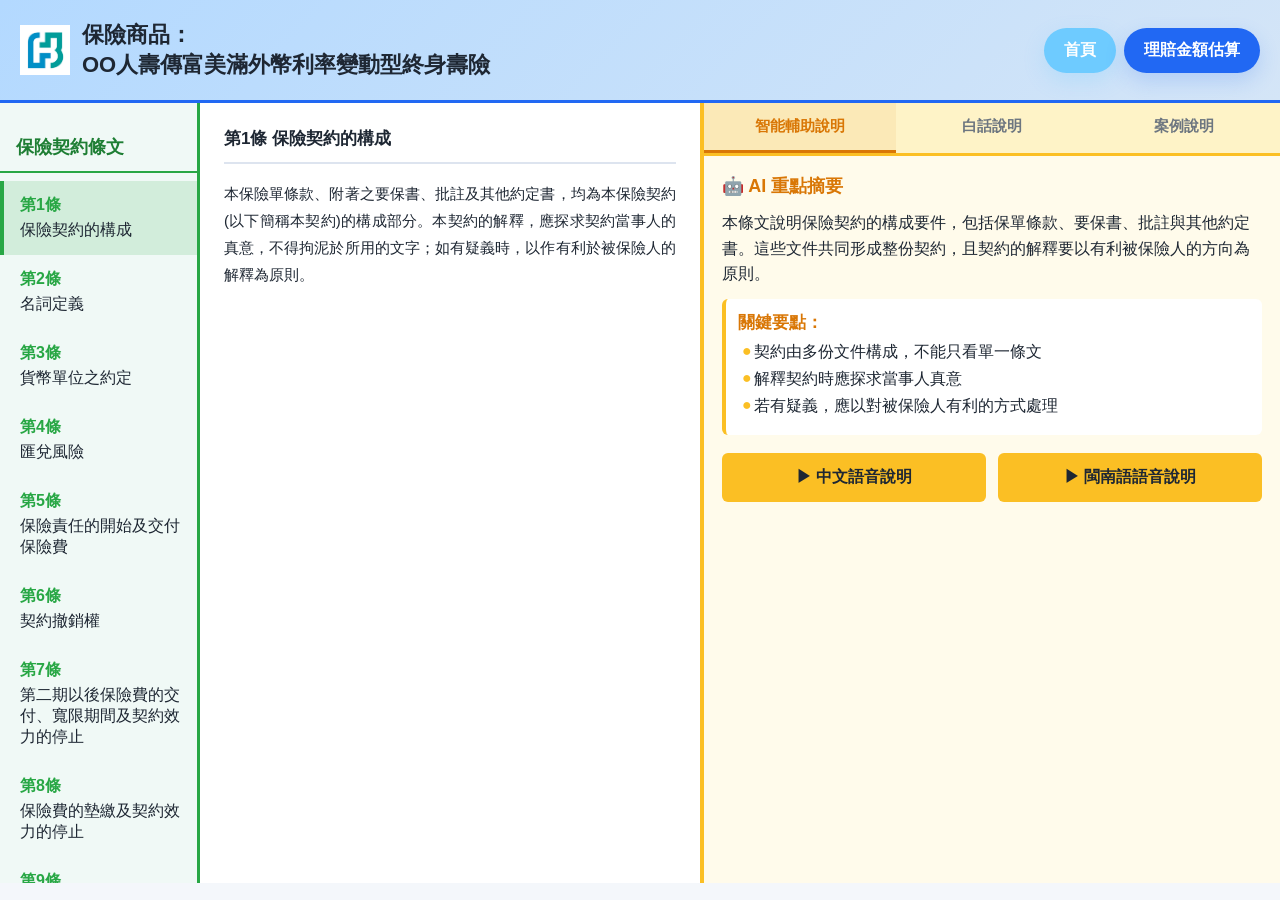
<file: simplify_voice.html>
<!DOCTYPE html>
<html lang="zh-Hant">
<head>
  <meta charset="UTF-8" />
  <meta name="viewport" content="width=device-width, initial-scale=1.0" />
  <title>保險契約條文簡化</title>
  <link rel="stylesheet" href="styles_simplify.css" />

  <link rel="manifest" href="./manifest.json">
  <meta name="theme-color" content="#ffffff">
</head>
<body>
  <div class="container">
    <!-- 頂部頭條 -->
    <header class="header">
      <div class="header-content">
        <div class="header-brand">
          <img src="images/icon.jpg" alt="icon" class="icon" />
          <h1>保險商品：<br>OO人壽傳富美滿外幣利率變動型終身壽險</h1>
        </div>
        <div class="header-actions">
          <a class="index-btn" href="index.html">首頁</a>
          <a class="estimate-btn" href="estimate.html">理賠金額估算</a>
        </div>
      </div>
    </header>

    <div class="main-layout">
      <!-- 左側導航 -->
      <nav class="sidebar">
        <div class="sidebar-title">保險契約條文</div>
        <div class="nav-list">
          <button class="nav-item active" data-section="section1">
            <span class="section-num">第1條</span>
            <span class="section-title">保險契約的構成</span>
          </button>
          <button class="nav-item" data-section="section2">
            <span class="section-num">第2條</span>
            <span class="section-title">名詞定義</span>
          </button>
          <button class="nav-item" data-section="section3">
            <span class="section-num">第3條</span>
            <span class="section-title">貨幣單位之約定</span>
          </button>
          <button class="nav-item" data-section="section4">
            <span class="section-num">第4條</span>
            <span class="section-title">匯兌風險</span>
          </button>
          <button class="nav-item" data-section="section5">
            <span class="section-num">第5條</span>
            <span class="section-title">保險責任的開始及交付保險費</span>
          </button>
          <button class="nav-item" data-section="section6">
            <span class="section-num">第6條</span>
            <span class="section-title">契約撤銷權</span>
          </button>
          <button class="nav-item" data-section="section7">
            <span class="section-num">第7條</span>
            <span class="section-title">第二期以後保險費的交付、寬限期間及契約效力的停止</span>
          </button>
          <button class="nav-item" data-section="section8">
            <span class="section-num">第8條</span>
            <span class="section-title">保險費的墊繳及契約效力的停止</span>
          </button>
          <button class="nav-item" data-section="section9">
            <span class="section-num">第9條</span>
            <span class="section-title">本契約效力的恢復</span>
          </button>
          <button class="nav-item" data-section="section10">
            <span class="section-num">第10條</span>
            <span class="section-title">告知義務與本契約的解除</span>
          </button>
          <button class="nav-item" data-section="section11">
            <span class="section-num">第11條</span>
            <span class="section-title">契約的終止</span>
          </button>
          <button class="nav-item" data-section="section12">
            <span class="section-num">第12條</span>
            <span class="section-title">增值回饋分享金的給付及通知</span>
          </button>
          <button class="nav-item" data-section="section13">
            <span class="section-num">第13條</span>
            <span class="section-title">保險事故的通知與保險金的申請時間</span>
          </button>
          <button class="nav-item" data-section="section14">
            <span class="section-num">第14條</span>
            <span class="section-title">失蹤處理</span>
          </button>
          <button class="nav-item" data-section="section15">
            <span class="section-num">第15條</span>
            <span class="section-title">身故保險金或喪葬費用保險金的給付</span>
          </button>
          <button class="nav-item" data-section="section16">
            <span class="section-num">第16條</span>
            <span class="section-title">完全失能保險金的給付</span>
          </button>
          <button class="nav-item" data-section="section17">
            <span class="section-num">第17條</span>
            <span class="section-title">分期定期保險金給付</span>
          </button>
          <button class="nav-item" data-section="section18">
            <span class="section-num">第18條</span>
            <span class="section-title">祝壽保險金的給付</span>
          </button>
          <button class="nav-item" data-section="section19">
            <span class="section-num">第19條</span>
            <span class="section-title">保險給付的限制</span>
          </button>
          <button class="nav-item" data-section="section20">
            <span class="section-num">第20條</span>
            <span class="section-title">保險金的給付方式</span>
          </button>
          <button class="nav-item" data-section="section21">
            <span class="section-num">第21條</span>
            <span class="section-title">分期定期保險金受益人死亡或失蹤的處理</span>
          </button>
          <button class="nav-item" data-section="section22">
            <span class="section-num">第22條</span>
            <span class="section-title">身故保險金或喪葬費用保險金的申領</span>
          </button>
          <button class="nav-item" data-section="section23">
            <span class="section-num">第23條</span>
            <span class="section-title">完全失能保險金的申領</span>
          </button>
          <button class="nav-item" data-section="section24">
            <span class="section-num">第24條</span>
            <span class="section-title">分期定期保險金給付申領文件、給付期限及未依期限給付之效果</span>
          </button>
          <button class="nav-item" data-section="section25">
            <span class="section-num">第25條</span>
            <span class="section-title">祝壽保險金的申領</span>
          </button>
          <button class="nav-item" data-section="section26">
            <span class="section-num">第26條</span>
            <span class="section-title">除外責任</span>
          </button>
          <button class="nav-item" data-section="section27">
            <span class="section-num">第27條</span>
            <span class="section-title">受益人之受益權</span>
          </button>
          <button class="nav-item" data-section="section28">
            <span class="section-num">第28條</span>
            <span class="section-title">欠繳保險費或未還款項的扣除</span>
          </button>
          <button class="nav-item" data-section="section29">
            <span class="section-num">第29條</span>
            <span class="section-title">減少保險金額</span>
          </button>
          <button class="nav-item" data-section="section30">
            <span class="section-num">第30條</span>
            <span class="section-title">減額繳清保險</span>
          </button>
          <button class="nav-item" data-section="section31">
            <span class="section-num">第31條</span>
            <span class="section-title">展期定期保險</span>
          </button>
          <button class="nav-item" data-section="section32">
            <span class="section-num">第32條</span>
            <span class="section-title">保險單借款及契約效力的停止</span>
          </button>
          <button class="nav-item" data-section="section33">
            <span class="section-num">第33條</span>
            <span class="section-title">不分紅保單</span>
          </button>
          <button class="nav-item" data-section="section34">
            <span class="section-num">第34條</span>
            <span class="section-title">匯款相關費用及其負擔對象</span>
          </button>
          <button class="nav-item" data-section="section35">
            <span class="section-num">第35條</span>
            <span class="section-title">投保年齡的計算及錯誤的處理</span>
          </button>
          <button class="nav-item" data-section="section36">
            <span class="section-num">第36條</span>
            <span class="section-title">受益人的指定及變更</span>
          </button>
          <button class="nav-item" data-section="section37">
            <span class="section-num">第37條</span>
            <span class="section-title">變更住所</span>
          </button>
          <button class="nav-item" data-section="section38">
            <span class="section-num">第38條</span>
            <span class="section-title">時效</span>
          </button>
          <button class="nav-item" data-section="section39">
            <span class="section-num">第39條</span>
            <span class="section-title">批註</span>
          </button>
          <button class="nav-item" data-section="section40">
            <span class="section-num">第40條</span>
            <span class="section-title">管轄法院</span>
          </button>
        </div>
      </nav>

      <!-- 中間內容區域 -->
      <div class="content-area">
        <!-- 條文內容 -->
        <div class="article-content">
          <div class="section active" id="section1">
            <h2>第1條 保險契約的構成</h2>
            <div class="article-text">
              <p>本保險單條款、附著之要保書、批註及其他約定書，均為本保險契約(以下簡稱本契約)的構成部分。本契約的解釋，應探求契約當事人的真意，不得拘泥於所用的文字；如有疑義時，以作有利於被保險人的解釋為原則。</p>
            </div>
          </div>

          <div class="section" id="section2">
            <h2>第2條 名詞定義</h2>
            <div class="article-text">
              <p>本契約所用名詞定義如下：<br>
              一、「保險金額」：係指本契約保單首頁所載之主契約保險金額，倘日後保險金額經要保人申請變更或辦理減額繳清，則以變更或辦理減額繳清後之金額為準。<br>
              二、「累計增加保險金額」：係指就每一保單週年日依第十二條第一項第一款約定計算所得增額繳清保險金額逐次累計之值。<br>
              三、「總保險金額」：係指保險金額與累計增加保險金額二者加總之值。<br>
              四、「當年度保險金額」：係指總保險金額（以萬元為單位）乘上附表一之當年度保險金額係數所得之數額。<br>
              五、「保單週月日」：係指本契約被保險人保險年齡到達五十五歲之保單週年日起每隔一月的相當日期，如該月無相當日期，則以該月最後一日為保單週月日。<br>
              六、「總保單價值準備金」：係指保險金額對應之保單價值準備金與累計增加保險金額對應之保單價值準備金加總之值。<br>
              七、「解約金」：係指保險金額對應之解約金與累計增加保險金額對應之保單價值準備金加總之值。<br>
              八、「宣告利率」：係指本公司於每月第一個營業日宣告用以計算及累積增值回饋分享金之利率。該利率係參考本公司運用此類商品所累積資產的實際狀況，並參考市場利率而訂定。若低於本契約之預定利率，則計算該年度增值回饋分享金時，宣告利率以本契約預定利率為準，但增值回饋分享金之儲存生息，仍按本公司公告之宣告利率計算。本契約宣告利率公告於本公司網站（網址：http://www.fubon.com，下同）。<br>
              九、「期末總保單價值準備金」：係指本契約有效期間內，按每一保單年度屆滿當時之保險金額及累計增加保險金額計算該保單年度的期末總保單價值準備金之值。<br>
              十、「保險年齡」：係指按投保時被保險人之足歲計算，但未滿一歲之零數超過六個月者加算一歲，以後每經過一個保單年度並加算一歲之年齡。<br>
              十一、「實際繳費年度數」:係指以原定繳費年期、變更為展期定期保險、被保險人身故或致成完全失能之保單年度四者較早屆至者為準。<br>
              十二、「年繳保險費總和」：係指被保險人發生約定保險事故或變更為展期定期保險時之總保險金額（以萬元為單位），乘以本保險年繳方式之標準體保險費費率，再乘以要保人實際繳費年度數（未滿一年者以一年計算）後所得之數額。<br>
              十三、「匯款相關費用」：係指包括匯款銀行所收取之匯出費用(含匯款手續費、郵電費)、收款銀行所收取之收款手續費及中間行所收取之轉匯費用，本項費用以匯款銀行、收款銀行與中間行於匯款當時約定之數額為準。<br>
              十四、「指定保險金」：係指符合本契約身故保險金或完全失能保險金申領條件時，以該保險金各受益人得受領之保險金乘以於要保書或本契約有效期間內於保險事故發生前另行批註約定之比例所得之金額；該金額係作為本公司分期定期給付每期應給付予受益人保險金之換算依據。倘日後該比例經要保人申請變更，則以變更後之比例為準。<br>
              十五、「分期定期保險金預定利率」：係指本公司於分期定期給付開始日，用以計算分期給付金額之利率。該利率係以分期定期給付開始日公告於本公司網站之利率為準。<br>
              十六、「分期定期給付開始日」：係指要保人與本公司約定開始分期定期給付指定保險金之日。但該給付開始日不得晚於受益人備齊本契約給付申領文件之日起十五日。<br>
              十七、「分期定期保險金給付期間」：係指依本契約要保書約定之十年或二十年給付期間，如該期間有所變更時，則以變更後並批註於保險單之期間為準。</p>
            </div>
          </div>

          <div class="section" id="section3">
            <h2>第3條 貨幣單位之約定</h2>
            <div class="article-text">
              <p>本契約為美元計價的保單，本公司保險費之收取及給付各項保險金、保險單借款、解約金與返還總保單價值準備金或已繳保險費之貨幣單位均為美元。</p>
            </div>
          </div>

          <div class="section" id="section4">
            <h2>第4條 匯兌風險</h2>
            <div class="article-text">
              <p>本契約為美元計價的保單，本公司給付各項保險金、保險單借款、解約金與返還總保單價值準備金或已繳保險費皆以此幣別計價，要保人或受益人在未來兌換成新臺幣時，將會因時間、匯率的不同，而產生匯兌上的差異。</p>
            </div>
          </div>

          <div class="section" id="section5">
            <h2>第5條 保險責任的開始及交付保險費</h2>
            <div class="article-text">
              <p>本公司應自同意承保並收取第一期保險費後負保險責任，並應發給保險單作為承保的憑證。本公司如於同意承保前，預收相當於第一期保險費之金額時，其應負之保險責任，以同意承保時溯自預收相當於第一期保險費金額時開始。<br>
              前項情形，在本公司為同意承保與否之意思表示前發生應予給付之保險事故時，本公司仍負保險責任。要保人交付第一期保險費時，應存入或匯入本公司指定之外幣存款帳戶。要保人交付保險費時所產生之匯款相關費用及其負擔對象依第三十四條之約定辦理。</p>
            </div>
          </div>

          <div class="section" id="section6">
            <h2>第6條 契約撤銷權</h2>
            <div class="article-text">
              <p>要保人於保險單送達的翌日起算十日內，得以書面或其他約定方式檢同保險單向本公司撤銷本契約。要保人依前項約定行使本契約撤銷權者，撤銷的效力應自要保人書面或其他約定方式之意思表示到達翌日零時起生效，本契約自始無效，本公司應無息退還要保人已繳保險費；本契約撤銷生效後所發生的保險事故，本公司不負保險責任。但契約撤銷生效前，若發生保險事故者，視為未撤銷，本公司仍應依本契約約定負保險責任。</p>
            </div>
          </div>

          <div class="section" id="section7">
            <h2>第7條 第二期以後保險費的交付、寬限期間及契約效力的停止</h2>
            <div class="article-text">
              <p>分期繳納的第二期以後保險費，應照本契約所載交付方法及日期，存入或匯入本公司指定之外幣存款帳戶，並由本公司交付所開發之憑證。要保人交付保險費時所產生之匯款相關費用及其負擔對象依第三十四條之約定辦理。第二期以後分期保險費到期未交付時，年繳或半年繳者，自催告到達翌日起三十日內為寬限期間；月繳或季繳者，則不另為催告，自保險單所載交付日期之翌日起三十日為寬限期間。<br>
              約定以金融機構轉帳或其他方式交付第二期以後的分期保險費者，本公司於知悉未能依此項約定受領保險費時，應催告要保人交付保險費，自催告到達翌日起三十日內為寬限期間。<br>
              前二項對要保人之催告，本公司另應通知被保險人以確保其權益。對被保險人之通知，依最後留存於本公司之聯絡資料，以書面、電子郵件、簡訊或其他約定方式擇一發出通知者，視為已完成。<br>
              逾寬限期間仍未交付者，本契約自寬限期間終了翌日起停止效力。如在寬限期間內發生保險事故時，本公司仍負保險責任。</p>
            </div>
          </div>
          
          <div class="section" id="section8">
            <h2>第8條 保險費的墊繳及契約效力的停止</h2>
            <div class="article-text">
              <p>要保人得於要保書或繳費寬限期間終了前以書面或其他約定方式聲明，第二期以後的分期保險費於超過寬限期間仍未交付者，本公司應以本契約當時的總保單價值準備金及附加於本契約之保險附約(以下簡稱附約)之保單價值準備金（如有保險單借款者，以扣除其借款本息後的餘額）總和（以下簡稱本保單價值準備金）自動墊繳其應繳的保險費及利息，使本契約及附約繼續有效。但要保人亦得於次一墊繳日前以書面或其他約定方式通知本公司停止保險費的自動墊繳。墊繳保險費的利息，自寬限期間終了的翌日起，按墊繳當時本公司公告之保險單借款利率計算，並應於墊繳日後之翌日開始償付利息；但要保人自應償付利息之日起，未付利息已逾一年以上而經催告後仍未償付者，本公司得將其利息滾入墊繳保險費後再行計息。<br>
              前項每次墊繳保險費的本息，本公司應即出具憑證交予要保人，並於憑證上載明墊繳之本息及本保單價值準備金之餘額。本保單價值準備金之餘額不足墊繳一日的保險費（包含本契約及附約之保險費總和）且經催告到達後屆三十日仍不交付時，本契約效力停止。<br>
              前項對要保人之催告，另應以第七條第三項方式通知被保險人以確保其權益。</p>
            </div>
          </div>
          
          <div class="section" id="section9">
            <h2>第9條 本契約效力的恢復</h2>
            <div class="article-text">
              <p>本契約停止效力後，要保人得在停效日起二年內，申請復效。但保險期間屆滿後不得申請復效。<br>
              要保人於停止效力之日起六個月內提出前項復效申請，並經要保人清償保險費扣除停效期間的危險保險費後之餘額及按本公司當時公告之保險單借款利率計算之利息後，自翌日上午零時起，開始恢復其效力。<br>
              要保人於停止效力之日起六個月後提出第一項之復效申請者，本公司得於要保人之復效申請送達本公司之日起五日內要求要保人提供被保險人之可保證明。要保人如未於十日內交齊本公司要求提供之可保證明者，本公司得退回該次復效之申請。<br>
              被保險人之危險程度有重大變更已達拒絕承保程度者，本公司得拒絕其復效。<br>
              本公司未於第三項約定期限內要求要保人提供可保證明，或於收齊可保證明後十五日內不為拒絕者，視為同意復效，並經要保人清償第二項所約定之金額後，自翌日上午零時起，開始恢復其效力。<br>
              要保人依第三項提出申請復效者，除有同項後段或第四項之情形外，於交齊可保證明，並清償第二項所約定之金額後，自翌日上午零時起，開始恢復其效力。<br>
              本契約因第八條第二項或第三十二條約定停止效力而申請復效者，除復效程序依前六項約定辦理外，要保人清償保險單借款本息與墊繳保險費及其利息，其未償餘額合計不得逾依第三十二條第一項約定之保險單借款可借金額上限。<br>
              基於保戶服務，本公司於保險契約停止效力後至得申請復效之期限屆滿前三個月，將以書面、電子郵件、簡訊或其他約定方式擇一通知要保人有行使第一項申請復效之權利，並載明要保人未於第一項約定期限屆滿前恢復保單效力者，契約效力將自第一項約定期限屆滿之日翌日上午零時起終止，以提醒要保人注意。<br>
              本公司已依要保人最後留於本公司之前項聯絡資料發出通知，視為已完成前項之通知。<br>
              第一項約定期限屆滿時，本契約效力即行終止，本契約若累積達有保單價值準備金，而要保人未申請墊繳保險費或變更契約內容時，本公司應主動退還剩餘之總保單價值準備金。</p>
            </div>
          </div>

          <div class="section" id="section10">
            <h2>第10條 告知義務與本契約的解除</h2>
            <div class="article-text">
              <p>要保人及被保險人在訂立本契約時，對於本公司要保書書面詢問的告知事項應據實說明，如有為隱匿或遺漏不為說明，或為不實的說明，足以變更或減少本公司對於危險的估計者，本公司得解除契約，且無須返還已收受之保險費，其保險事故發生後亦同。但危險的發生未基於其說明或未說明的事實時，不在此限。<br>
              前項解除契約權，自本公司知有解除之原因後，經過一個月不行使而消滅；或自契約訂立後，經過二年不行使而消滅。</p>
            </div>
          </div>
        
          <div class="section" id="section11">
            <h2>第11條 契約的終止</h2>
            <div class="article-text">
              <p>要保人得隨時終止本契約。<br>
              前項契約之終止，自本公司收到要保人書面通知時，開始生效。<br>
              要保人保險費已付足達一年以上或繳費累積達有保單價值準備金而終止契約時，本公司應於接到通知後一個月內償付解約金。逾期本公司應加計利息給付，其利息按年利率一分計算。本契約保險金額對應之歷年解約金額例表請詳閱保險單之解約金額表。</p>
            </div>
          </div>
          
          <div class="section" id="section12">
            <h2>第12條 增值回饋分享金的給付及通知</h2>
            <div class="article-text">
              <p>被保險人於本契約有效期間內，每屆滿一保單年度仍生存且未致成附表三所列完全失能程度之一者，本公司按各該保單年度始日當月之宣告利率減去本契約預定利率（1.75％）之差值，乘以同年度期末總保單價值準備金後所得之數值為增值回饋分享金，並依下列約定辦理：<br>
              一、購買增額繳清保險金額：本公司於每一保單週年日將前一保單年度之增值回饋分享金作為躉繳純保險費，計算自該保單週年日當日起生效之增額繳清保險金額。保險期間屆滿當年之增值回饋分享金將於保險期間屆滿時給付。<br>
              二、儲存生息：要保人得以書面方式申請，將第七保單年度起之各保單年度之增值回饋分享金，按每月之宣告利率，逐月以日單利月複利方式儲存生息至要保人請求時給付，或至本契約終止或應給付各項保險金時一併給付。<br>
              被保險人保險年齡到達五十五歲者，要保人得以書面向本公司申請，改以每一保單週月日當時總保險金額對應之期末總保單價值準備金，按前述計算增值回饋分享金之方式所得之金額，再除以十二後所得之數值，逐月以日單利月複利方式儲存生息至要保人請求時給付，或至本契約終止或應給付各項保險金時一併給付。但若該保單週月日與保單週年日為相同之日者，該保單週月日之增值回饋分享金，則以前一年度期末總保單價值準備金之值計算。<br>
              增值回饋分享金依約定以儲存生息給付者，或約定購買增額繳清保險金額於保險期間屆滿當年度之增值回饋分享金，本公司於給付身故保險金或喪葬費用保險金、完全失能保險金或祝壽保險金時，一併將當時已累計之金額給付予該保險金受益人。但於要保人請求或本契約發生第九條第十項、第十一條或第二十六條第三項之約定情形時，則給付予要保人。<br>
              要保人申請將增值回饋分享金給付方式由儲存生息變更為購買增額繳清保險金額者，本公司將已儲存生息之增值回饋分享金計息至變更申請日時給付予要保人。<br>
              本公司依第一項約定計算所得之增值回饋分享金，應以書面或其他方式通知要保人，但保險期間屆滿當次之增值回饋分享金將於保險期間屆滿之翌日通知。<br>
              本公司依第十條約定解除本契約時，不負給付增值回饋分享金之責任。</p>
            </div>
          </div>

          <div class="section" id="section13">
            <h2>第13條 保險事故的通知與保險金的申請時間</h2>
            <div class="article-text">
              <p>要保人或受益人應於知悉本公司應負保險責任之事故後十日內通知本公司，並於通知後儘速檢具所需文件向本公司申請給付保險金。<br>
              本公司應於收齊前項文件後十五日內給付之。但因可歸責於本公司之事由致未在前述約定期限內為給付者，應按年利一分加計利息給付。</p>
            </div>
          </div>

          <div class="section" id="section14">
            <h2>第14條 失蹤處理</h2>
            <div class="article-text">
              <p>被保險人在本契約有效期間內失蹤者，如經法院宣告死亡時，本公司根據判決內所確定死亡時日為準，依第十五條或第十二條約定給付身故保險金或喪葬費用保險金或增值回饋分享金；如要保人或受益人能提出證明文件，足以認為被保險人極可能因意外傷害事故而死亡者，本公司應依意外傷害事故發生日為準，依第十五條或第十二條約定給付身故保險金或喪葬費用保險金或增值回饋分享金。<br>
              前項情形，本公司給付身故保險金或喪葬費用保險金或增值回饋分享金後，如發現被保險人生還時，要保人或受益人應將該筆已領之退還已繳保險費或身故保險金或喪葬費用保險金或增值回饋分享金歸還本公司，其間若有應給付保險金之情事發生者，仍應予給付。但有應繳之保險費，本公司仍得予以扣除。</p>
            </div>
          </div>

          <div class="section" id="section15">
            <h2>第15條 身故保險金或喪葬費用保險金的給付</h2>
            <div class="article-text">
              <p>被保險人於本契約有效期間內身故者，本公司按下列三者之最大值給付身故保險金後，本契約效力即行終止：<br>
              一、年繳保險費總和之一點零一倍。<br>
              二、身故時之總保單價值準備金乘上當時保險年齡對應附表二之給付比率所得之數額。<br>
              三、身故時之當年度保險金額。<br>
              訂立本契約時，以受監護宣告尚未撤銷者為被保險人，其身故保險金，變更為喪葬費用保險金。<br>
              前項被保險人於民國九十九年二月三日（含）以後所投保之喪葬費用保險金額總和（不限本公司），不得超過遺產及贈與稅法第十七條有關遺產稅喪葬費扣除額之半數，其超過部分本公司不負給付責任，本公司並應無息退還該超過部分之已繳保險費。<br>
              前項情形，如要保人向二家（含）以上保險公司投保，或向同一保險公司投保數個保險契（附）約，且其投保之喪葬費用保險金額合計超過前項所定之限額者，本公司於所承保之喪葬費用金額範圍內，依各要保書所載之要保時間先後，依約給付喪葬費用保險金至喪葬費用額度上限為止，如有二家以上保險公司之保險契約要保時間相同或無法區分其要保時間之先後者，各該保險公司應依其喪葬費用保險金額與扣除要保時間在先之保險公司應理賠之金額後所餘之限額比例分擔其責任。<br>
              本公司約定給付之喪葬費用保險金，按被保險人身故日為基準，以臺灣銀行股份有限公司的前一營業日收盤之美元即期買入匯率為換算基礎，換算等值之新臺幣後不得超過主管機關所定之喪葬費用額度上限。<br>
              若因匯率波動造成超過之部分，本公司不負給付責任，並無息退還該超過部分之已繳保險費。</p>
            </div>
          </div>

          <div class="section" id="section16">
            <h2>第16條 完全失能保險金的給付</h2>
            <div class="article-text">
              <p>被保險人於本契約有效期間內致成附表三所列完全失能程度之一者，本公司按下列三者之最大值給付完全失能保險金後，本契約效力即行終止：<br>
              一、年繳保險費總和之一點零一倍。<br>
              二、完全失能診斷確定時之總保單價值準備金乘上當時保險年齡對應附表二之給付比率所得之數額。<br>
              三、完全失能診斷確定時之當年度保險金額。</p>
            </div>
          </div>

          <div class="section" id="section17">
            <h2>第17條 分期定期保險金給付</h2>
            <div class="article-text">
              <p>本契約身故保險金或完全失能保險金為分期定期給付者，本公司於分期定期給付開始日及分期定期給付開始日之每一週年日，依分期定期保險金給付期間及第二條定義之分期定期保險金預定利率將指定保險金換算成每年初應給付之金額，按約定將每期分期定期保險金給付予受益人。分期定期保險金給付期間屆滿時，本契約即行終止。</p>
            </div>
          </div>

          <div class="section" id="section18">
            <h2>第18條 祝壽保險金的給付</h2>
            <div class="article-text">
              <p>被保險人於本契約有效期間內且在保險年齡屆滿一百一十歲仍生存者，本公司按下列二者之最大值給付祝壽保險金後，本契約效力即行終止：<br>
              一、年繳保險費總和。<br>
              二、保險年齡屆滿一百一十歲時之當年度保險金額。</p>
            </div>
          </div>

          <div class="section" id="section19">
            <h2>第19條 保險給付的限制</h2>
            <div class="article-text">
              <p>本公司依第十五條、第十六條或第十八條約定給付其中一項保險金者，不再負各項保險金給付之責。</p>
            </div>
          </div>

          <div class="section" id="section20">
            <h2>第20條 分期定期保險金給付約定之變更、終止及其限制</h2>
            <div class="article-text">
              <p>本契約有效期間內，要保人得於保險事故發生前變更或終止約定分期定期保險金給付。<br>
              計算分期定期保險金之指定保險金如低於三萬美元或每年給付之分期定期保險金低於三千美元者，本公司將一次給付指定保險金予本契約受益人，分期定期給付之約定即行終止。<br>
              本契約於分期定期保險金給付期間，要保人不得變更或終止本契約，且不得以保險契約為質，向本公司借款。</p>
            </div>
          </div>

          <div class="section" id="section21">
            <h2>第21條 分期定期保險金受益人死亡或失蹤的處理</h2>
            <div class="article-text">
              <p>受益人在分期定期給付開始日前或分期定期保險金給付期間內死亡者，尚未領取的分期定期保險金以第二條定義之分期定期保險金預定利率計算，一次貼現給付予受益人之法定繼承人。<br>
              受益人為多數時，部分受益人在分期定期保險金給付期間死亡時，其他受益人部分之契約效力不受影響。<br>
              前二項約定，於受益人於分期定期保險金給付期間內失蹤，並經法院宣告死亡之情形，亦適用之。</p>
            </div>
          </div>

          <div class="section" id="section22">
            <h2>第22條 身故保險金或喪葬費用保險金的申領</h2>
            <div class="article-text">
              <p>受益人申領「身故保險金或喪葬費用保險金」時應檢具下列文件：<br>
              一、保險單或其謄本。<br>
              二、被保險人死亡證明書及除戶戶籍謄本。<br>
              三、保險金申請書。<br>
              四、受益人的身分證明。</p>
            </div>
          </div>

          <div class="section" id="section23">
            <h2>第23條 完全失能保險金的申領</h2>
            <div class="article-text">
              <p>受益人申領「完全失能保險金」時應檢具下列文件：<br>
              一、保險單或其謄本。<br>
              二、失能診斷書。<br>
              三、保險金申請書。<br>
              四、受益人的身分證明。<br>
              要保人或被保險人為醫師時，不得為被保險人出具失能診斷書。<br>
              受益人申領完全失能保險金時，本公司基於審核保險金之需要，得對被保險人的身體予以檢驗，另得徵詢其他醫師之醫學專業意見，並得經受益人同意調閱被保險人之就醫相關資料。因此所生之費用由本公司負擔。</p>
            </div>
          </div>

          <div class="section" id="section24">
            <h2>第24條 分期定期保險金給付申領文件、給付期限及未依期限給付之效果</h2>
            <div class="article-text">
              <p>受益人於分期定期保險金給付期間，每年申領所約定之給付時，應提出可資證明受益人生存之文件。<br>
              如受益人身故後仍有尚未領取的分期定期保險金，其法定繼承人申領給付時，應檢具下列文件：<br>
              一、保險單或其謄本。<br>
              二、受益人的死亡證明文件。<br>
              三、受益人之法定繼承人的身分證明。<br>
              前項法定繼承人之順序及應得保險金之比例適用民法繼承編相關規定。<br>
              受益人第一次申領分期定期給付保險金或受益人之法定繼承人依第二項約定申領尚未領取的分期定期保險金時，本公司應於收齊各該申領文件後十五日內給付之；受益人申領第二次(含)以後之分期定期保險金時，本公司應於約定之給付日給付之。<br>
              因可歸責於本公司之事由致逾應給付日未給付時，應給付遲延利息年利一分。</p>
            </div>
          </div>

          <div class="section" id="section25">
            <h2>第25條 祝壽保險金的申領</h2>
            <div class="article-text">
              <p>受益人申領「祝壽保險金」時，應檢具下列文件：<br>
              一、保險單或其謄本。<br>
              二、保險金申請書。<br>
              三、受益人的身分證明。</p>
            </div>
          </div>

          <div class="section" id="section26">
            <h2>第26條 除外責任</h2>
            <div class="article-text">
              <p>有下列情形之一者，本公司不負給付身故保險金或喪葬費用保險金或完全失能保險金的責任：<br>
              一、要保人故意致被保險人於死。<br>
              二、被保險人故意自殺或自成完全失能。但自契約訂立或復效之日起二年後故意自殺致死者，本公司仍負給付身故保險金或喪葬費用保險金之責任。<br>
              三、被保險人因犯罪處死或拒捕或越獄致死或完全失能。<br>
              前項第一款及第二十七條情形致被保險人完全失能時，本公司按第十六條的約定給付完全失能保險金。<br>
              因第一項各款情形而免給付保險金者，本契約累積達有保單價值準備金時，依照約定給付總保單價值準備金予應得之人。</p>
            </div>
          </div>

          <div class="section" id="section27">
            <h2>第27條 受益人之受益權</h2>
            <div class="article-text">
              <p>受益人故意致被保險人於死或雖未致死者，喪失其受益權。<br>
              前項情形，如因該受益人喪失受益權，而致無受益人受領保險金時，其保險金作為被保險人遺產。<br>
              如有其他受益人者，喪失受益權之受益人原應得之部分，按其他受益人原約定比例分歸其他受益人。</p>
            </div>
          </div>

          <div class="section" id="section28">
            <h2>第28條 欠繳保險費或未還款項的扣除</h2>
            <div class="article-text">
              <p>本公司給付各項保險金、解約金、返還總保單價值準備金或退還已繳保險費時，如要保人有欠繳保險費（包括經本公司墊繳的保險費）或保險單借款未還清者，本公司得先抵銷上述欠款及扣除其應付利息後給付其餘額。</p>
            </div>
          </div>

          <div class="section" id="section29">
            <h2>第29條 減少保險金額</h2>
            <div class="article-text">
              <p>要保人在本契約有效期間內，得申請減少總保險金額，但是減額後的保險金額，不得低於本保險最低承保金額，其減少部分依第十一條契約終止之約定處理。</p>
            </div>
          </div>

          <div class="section" id="section30">
            <h2>第30條 減額繳清保險</h2>
            <div class="article-text">
              <p>要保人繳足保險費累積達有保單價值準備金時，要保人得以當時保險金額對應之保單價值準備金扣除營業費用後的數額作為一次繳清的躉繳保險費，向本公司申請改保同類保險的「減額繳清保險」，其保險金額請詳閱保險單之減額繳清保險金額表。要保人變更為「減額繳清保險」後，不必再繼續繳保險費，本契約繼續有效。其保險範圍與原契約同，但保險金額以減額繳清保險金額為準。<br>
              要保人選擇改為「減額繳清保險」當時，倘有保單借款或欠繳、墊繳保險費的情形，前項所稱一次繳清的躉繳保險費將改以當時保險金額對應之保單價值準備金扣除欠繳保險費或借款本息或墊繳保險費本息及營業費用後的淨額辦理。<br>
              本條營業費用以原保險金額之百分之一或變更當時本契約原保險金額對應之保單價值準備金與其解約金之差額，兩者較小者為限。</p>
            </div>
          </div>

          <div class="section" id="section31">
            <h2>第31條 展期定期保險</h2>
            <div class="article-text">
              <p>要保人繳足保險費累積達有保單價值準備金時，要保人得以當時總保單價值準備金扣除營業費用後的數額作為一次繳清的躉繳保險費，向本公司申請改為「展期定期保險」。要保人不必再繼續繳保險費，其展延期間請詳閱保險單之展期定期保險附表，但不得超過原契約的滿期日。<br>
              本契約變更為展期定期保險後，身故保險金或喪葬費用保險金、完全失能保險金及祝壽保險金之給付金額改依下列三者之最大值扣除保險單借款本息或墊繳保險費本息後之餘額計算：<br>
              一、年繳保險費總和之一點零一倍。<br>
              二、申請變更為展期定期保險時之總保單價值準備金乘上當時保險年齡對應附表二之給付比率所得之數額。<br>
              三、申請變更為展期定期保險時之當年度保險金額。<br>
              如當時總保單價值準備金扣除營業費用後的數額超過展期定期保險至滿期日所需的躉繳保險費時，要保人得以其超過款額作為一次躉繳保險費，購買於本契約繳費期滿時給付的「繳清生存保險」，其保險金額請詳閱保險單之展期定期保險附表。<br>
              要保人選擇改為「展期定期保險」當時，倘有保單借款或欠繳、墊繳保險費的情形，本公司將以總保單價值準備金扣除欠繳保險費或借款本息或墊繳保險費本息及營業費用後的淨額辦理。<br>
              本條營業費用以原保險金額之百分之一或變更當時本契約原保險金額對應之保單價值準備金與其解約金之差額，兩者較小者為限。<br>
              第一项及第三项情形，无增值回馈分享金约定之适用。</p>
            </div>
          </div>

          <div class="section" id="section32">
            <h2>第32條 保險單借款及契約效力的停止</h2>
            <div class="article-text">
              <p>要保人繳足保險費累積達有保單價值準備金時，要保人得向本公司申請保險單借款，其可借金額上限為借款當日保單價值準備金之一定百分比，其比率請詳附表四，未償還之借款本息，超過其總保單價值準備金時，本契約效力即行停止。但本公司應於效力停止日之三十日前以書面通知要保人。<br>
              本公司未依前項但書約定為通知時，於本公司以書面通知要保人返還借款本息之日起三十日內要保人未返還者，保險契約之效力自該三十日之次日起停止。</p>
            </div>
          </div>

          <div class="section" id="section33">
            <h2>第33條 不分紅保單</h2>
            <div class="article-text">
              <p>本保險為不分紅保單，不參加紅利分配，並無紅利給付項目。</p>
            </div>
          </div>

          <div class="section" id="section34">
            <h2>第34條 匯款相關費用及其負擔對象</h2>
            <div class="article-text">
              <p>本契約相關款項之往來，若因匯款而產生相關費用時，除下列各款約定所生之匯款相關費用均由本公司負擔外，匯款銀行及中間行所收取之相關費用，由匯款人負擔之，收款銀行所收取之收款手續費，由收款人負擔：<br>
              一、因可歸責於本公司之錯誤原因，致本公司依第三十五條第二項約定為退還或給付所生之相關匯款費用。<br>
              二、因可歸責於本公司之錯誤原因，要保人或受益人依第三十五條第二項約定為補繳或返還所生之相關匯款費用。<br>
              三、因本公司提供之匯款帳戶錯誤而使要保人或受益人匯款無法完成時所生之相關匯款費用。<br>
              要保人或受益人若選擇以本公司指定銀行之外匯存款戶交付相關款項且匯款銀行及收款銀行為同一銀行時，或以本公司指定銀行之外匯存款戶受領相關款項時，其所有匯款相關費用均由本公司負擔，不適用前項約定。<br>
              本公司指定銀行之相關訊息可至本公司網站查詢。</p>
            </div>
          </div>

          <div class="section" id="section35">
            <h2>第35條 投保年齡的計算及錯誤的處理</h2>
            <div class="article-text">
              <p>要保人在申請投保時，應將被保險人出生年月日在要保書填明。被保險人的投保年齡，以足歲計算，但未滿一歲的零數超過六個月者，加算一歲。<br>
              被保險人的投保年齡發生錯誤時，依下列約定辦理：<br>
              一、真實投保年齡較本公司保險費率表所載最高年齡為大或較所載最低年齡為小者，本契約無效，其已繳保險費無息退還要保人。<br>
              二、因投保年齡的錯誤，而致溢繳保險費者，本公司無息退還溢繳部分的保險費。但在發生保險事故後始發覺且其錯誤發生在本公司者，本公司按原繳保險費與應繳保險費的比例提高總保險金額，而不退還溢繳部分的保險費。<br>
              三、因投保年齡的錯誤，而致短繳保險費者，要保人得補繳短繳的保險費或按照所付的保險費與被保險人的真實年齡比例減少總保險金額。但在發生保險事故後始發覺且其錯誤不可歸責於本公司者，要保人不得要求補繳短繳的保險費。<br>
              前項第一款、第二款本文情形，其錯誤原因歸責於本公司者，應加計利息退還保險費，其利息按「本公司當時公告之保險單借款利率」與「民法第二百零三條法定週年利率」兩者取其大者計算。</p>
            </div>
          </div>

          <div class="section" id="section36">
            <h2>第36條 受益人的指定及變更</h2>
            <div class="article-text">
              <p>完全失能保險金的受益人，為被保險人本人，本公司不受理其指定或變更。但被保險人身故時，如本契約無分期定期給付約定，且有前揭保險金尚未給付或未完全給付者，則以本契約身故保險金或喪葬費用保險金受益人為該項保險金之受益人。<br>
              除前項約定外，要保人得依下列約定指定或變更受益人，並應符合指定或變更當時法令之規定：<br>
              一、於訂立本契約時，經被保險人同意指定受益人。<br>
              二、於保險事故發生前經被保險人同意變更受益人，如要保人未將前述變更通知本公司者，不得對抗本公司。<br>
              前項受益人的變更，於要保人檢具申請書及被保險人的同意書（要、被保險人為同一人時為申請書或電子申請文件）送達本公司時，本公司應即予批註或發給批註書。<br>
              身故保險金或喪葬費用保險金受益人同時或先於被保險人身故，除要保人於保險事故發生前已另行指定受益人，或本契約另已約定其他受益人外，以被保險人之法定繼承人為該項保險金之受益人。<br>
              如祝壽保險金受益人非為被保險人，且先於被保險人身故，除要保人於保險事故發生前已另行指定受益人，或本契約另已約定其他受益人外，以被保險人為該項保險金之受益人。<br>
              本契約受益人為法定繼承人時，其受益順序及應得比例適用民法繼承編相關規定。</p>
            </div>
          </div>

          <div class="section" id="section37">
            <h2>第37條 變更住所</h2>
            <div class="article-text">
              <p>要保人的住所有變更時，應即以書面或其他約定方式通知本公司。<br>
              要保人不為前項通知者，本公司之各項通知，得以本契約所載要保人之最後住所發送之。</p>
            </div>
          </div>

          <div class="section" id="section38">
            <h2>第38條 時效</h2>
            <div class="article-text">
              <p>由本契約所生的權利，自得為請求之日起，經過兩年不行使而消滅。</p>
            </div>
          </div>

          <div class="section" id="section39">
            <h2>第39條 批註</h2>
            <div class="article-text">
              <p>本契約內容的變更，或記載事項的增刪，除第三十六條約定者外，應經要保人與本公司雙方書面或其他約定方式同意，並由本公司即予批註或發給批註書。</p>
            </div>
          </div>

          <div class="section" id="section40">
            <h2>第40條 管轄法院</h2>
            <div class="article-text">
              <p>因本契約涉訟者，同意以要保人住所地地方法院為第一審管轄法院，要保人的住所在中華民國境外時，以本公司總公司所在地地方法院為第一審管轄法院。但不得排除消費者保護法第四十七條及民事訴訟法第四百三十六條之九小額訴訟管轄法院之適用。</p>
            </div>
          </div>
        </div>

        <!-- 右側說明標籤 -->
        <div class="explanation-panel">
          <div class="explanation-tabs">
            <button class="tab-btn active" data-tab="smart">智能輔助說明</button>
            <button class="tab-btn" data-tab="simple">白話說明</button>
            <button class="tab-btn" data-tab="example">案例說明</button>
          </div>

          <div class="explanation-content">
            <!-- 第1條說明 -->
            <div class="section-explanation" id="section1-explanation">
              <!-- 智能輔助說明 -->
              <div class="tab-content active" data-section="section1" data-tab="smart">
                <div class="explanation-box">
                  <h3>🤖 AI 重點摘要</h3>
                  <p>本條文說明保險契約的構成要件，包括保單條款、要保書、批註與其他約定書。這些文件共同形成整份契約，且契約的解釋要以有利被保險人的方向為原則。</p>
                  <div class="highlight-box">
                    <strong>關鍵要點：</strong>
                    <ul>
                      <li>契約由多份文件構成，不能只看單一條文</li>
                      <li>解釋契約時應探求當事人真意</li>
                      <li>若有疑義，應以對被保險人有利的方式處理</li>
                    </ul>
                  </div>
                  <br>
                  <div class="button-group">
                    <button class="play-btn">▶ 中文語音說明</button>
                    <button class="play-btn" data-voice="minnan" data-minnan-text="Pún tiâu-bûn suat-bîng pó-hiám khuè-iok ê kòo-sîng iàu-kiānn, pau-kuat pó-tuann tiâu-khuán, iàu-pó-tsheh, phue-tsù kap kî-thann iok-tiānn-tsheh. Tsiah-ê bûn-kiānn kiōng-tông tsiânn-tsò kui hūn khuè-iok, jî-tshiánn khuè-iok ê kái-sueh beh í iú-lī hông-pó-hiám-jîn ê hong-hiòng sī guân-tsik.
                    Kuan-kiān iàu-tiám:
                    Khuè-iok iû tsē hūn bûn-kiānn kòo-sîng, bē-tàng kan-na khuànn tan-it tiâu-bûn.
                    Kái-sueh khuè-iok sî ìn thàm-kiû tong-sū-jîn tsin-ì.
                    Nā ū gî-gī, ìn í tuì hông-pó-hiám-jîn iú-lī ê hong-sik tshú-lí.">▶ 閩南語語音說明</button>
                  </div>
                </div>
              </div>

              <!-- 白話說明 -->
              <div class="tab-content" data-section="section1" data-tab="simple">
                <div class="explanation-box">
                  <h3>📖 白話說明</h3>
                  <p>這一條在說明保險契約不是只有一張保單，還包含你填的要保書和保險公司加上的批註或特別約定。換句話說，整份契約要一起看，不能只看某一句話。</p>
                  <div class="highlight-box">
                    <strong>簡單重點：</strong>
                    <ul>
                      <li>保險契約包含保單、要保書和批註</li>
                      <li>條文有疑問時要找真實意思</li>
                      <li>有爭議時，傾向對被保險人有利</li>
                    </ul>
                  </div>
                  <br>
                  <div class="button-group">
                    <button class="play-btn">▶ 中文語音說明</button>
                    <button class="play-btn" data-voice="minnan" data-minnan-text="Tsit tsi̍t-tiâu leh suat-bîng pó-hiám khuè-iok m̄ sī kan-na ū tsi̍t tiunn pó-tuann, koh pau-hâm lí thūn ê iàu-pó-tsheh kap pó-hiám kong-si ka-siōng ê phue-tsù ia̍h-sī ti̍k-pia̍t iok-sok. Uānn kù-uē lâi kóng, kui hūn khuè-iok beh tsò-hué khuànn, bē-tàng kan-na khuànn bóo tsi̍t kù uē.
                    Kán-tan tiōng-tiám:
                    Pó-hiám khuè-iok pau-hâm pó-tuann, iàu-pó-tsheh kap phue-tsù.
                    Tiâu-bûn ū gî-būn sî beh tshuē tsin-si̍t ì-sù.
                    Ū tsing-gī sî, khing-hiòng tuì hông-pó-hiám-jîn iú-lī.">▶ 閩南語語音說明</button>
                  </div>
                </div>
              </div>

              <!-- 案例說明 -->
              <div class="tab-content" data-section="section1" data-tab="example">
                <div class="explanation-box">
                  <h3>📋 案例說明</h3>
                  <div class="highlight-box">
                    <p><strong>案例：</strong>張小姐的保單</p>
                    <ul>
                      <li>保單本體寫明基本保障</li>
                      <li>要保書記錄她申請的保額與資料</li>
                      <li>公司加註的特殊條件也算契約一部分</li>
                      <li>因此解釋時要把所有文件一起看</li>
                    </ul>
                  </div>
                  <br>
                  <div class="button-group">
                    <button class="play-btn">▶ 中文語音說明</button>
                    <button class="play-btn" data-voice="minnan" data-minnan-text="Àn-lē:
                    Tiunn sió-tsiá ê pó-tuann.
                    Pó-tuann pún-thé siá-miâ ki-pún pó-tsiong.
                    Beh pó-tsheh kì-lio̍k i sin-tshíng ê pó-gia̍h kap tsu-liāu.
                    Kong-si ka-tsù ê ti̍k-sû tiâu-kiānn mā sǹg khuè-iok tsi̍t pōo-hūn.
                    Tsua̋n-ne kái-sueh sî beh kā sóo-ū bûn-kiānn tsò-hué khuànn.">▶ 閩南語語音說明</button>
                  </div>
                </div>
              </div>
            </div>

            <!-- 第2條說明 -->
            <div class="section-explanation" id="section2-explanation" style="display: none;">
              <!-- 智能輔助說明 -->
              <div class="tab-content active" data-section="section2" data-tab="smart">
                <div class="explanation-box">
                  <h3>🤖 AI 重點摘要</h3>
                  <p>本條文定義本契約中常見的名詞，包括「保險金額」、「累計增加保險金額」、「總保險金額」、「當年度保險金額」、「保單週月日」、「總保單價值準備金」、「解約金」、「宣告利率」、「期末總保單價值準備金」、「保險年齡」、「實際繳費年度數」、「年繳保險費總和」、「匯款相關費用」以及「指定保險金」等。</p>
                  <div class="highlight-box">
                    <strong>核心名詞：</strong>
                    <ul>
                      <li>保險金額：保單首頁載明的主契約金額</li>
                      <li>總保險金額：保險金額加上累計增加保險金額</li>
                      <li>保單週月日：55歲後每隔一個月的對應日期</li>
                      <li>宣告利率：公司公告用於增值回饋分享金計算的利率</li>
                    </ul>
                  </div>
                  <br>
                  <div class="button-group">
                    <button class="play-btn">▶ 中文語音說明</button>
                    <button class="play-btn" data-voice="minnan" data-minnan-text="Pún tiâu-bûn tīng-gī pún khuè-iok tiong tiānn-tiānn khuànn--tio̍h ê bîng-sû, pau-kuat pó-hiám kim-gia̍h, luí-kè tsing-ka pó-hiám kim-gia̍h, tsóng-pó-hiám kim-gia̍h, tng-nî-tōo pó-hiám kim-gia̍h, pó-tuann tsiu-ge̍h-ji̍t, tsóng-pó-tuann kè-ta̍t tsún-pī-kim, kái-iok-kim, suan-kò lī-lu̍t, kî-bué tsóng-pó-tuann kè-ta̍t tsún-pī-kim, pó-hiám nî-kí, si̍t-tsè kiáu-huì nî-tōo-siàu, nî kiáu-pó, huē-khuán siong-kuan huì-iōng í-ki̍p tsí-tīng pó-hiám-kim tíng.
                    Hi̍k-sim bîng-sû:
                    Pó-hiám kim-gia̍h: Pó-tuann siú-ia̍h tsài-bîng ê tsú khuè-iok kim-gia̍h.
                    Tsóng-pó-hiám kim-gia̍h: Pó-hiám kim-gia̍h ka-siōng luí-kè tsing-ka pó-hiám kim-gia̍h.
                    Pó-tuann tsiu-ge̍h-ji̍t: 55 huè liáu-āu muí-keh tsi̍t gue̍h-ji̍t ê tuì-ìng ji̍t-kî.
                    Suan-kò lī-lu̍t: Kong-si kong-kò iōng-tī tsing-ta̍t huê-kuī hun-hiáng-kim khîng-hun ê lī-lu̍t.">▶ 閩南語語音說明</button>
                  </div>
                </div>
              </div>

              <!-- 白話說明 -->
              <div class="tab-content" data-section="section2" data-tab="simple">
                <div class="explanation-box">
                  <h3>📖 白話說明</h3>
                  <p>這一條是把保單裡會用到的專有名詞一一解釋清楚。像保險金額就是你投保時約定的那個主保額，總保險金額還要加上後續累計的增額；保單週月日是55歲後每個月的約定對應日；宣告利率是公司公告用來算回饋金的利率。</p>
                  <div class="highlight-box">
                    <strong>簡單重點：</strong>
                    <ul>
                      <li>本條定義契約裡的各項名詞</li>
                      <li>保險金額與累計增加保險金額合為總保險金額</li>
                      <li>宣告利率、解約金、保單價值準備金等都是契約計算依據</li>
                    </ul>
                  </div>
                  <br>
                  <div class="button-group">
                    <button class="play-btn">▶ 中文語音說明</button>
                    <button class="play-btn" data-voice="minnan" data-minnan-text="Tsit tsi̍t-tiâu sī kā pó-tuann lāi ē īng-tio̍h ê tsuan-ū bîng-sû tsi̍t-tsi̍t kái-sueh tshing-tshó. Tshiūnn pó-hiám kim-gia̍h tō sī lí tâu-pó sî iok-sok ê hit ê tsú-pó-gia̍h, tsóng-pó-hiám kim-gia̍h koh beh ka-siōng suà--lo̍h-khì luí-kè ê tsing-gia̍h; Pó-tuann tsiu-ge̍h-ji̍t sī 55 huè liáu-āu ta̍k gue̍h-ji̍t ê iok-sok tuì-ìng ji̍t; Suan-kò lī-lu̍t sī kong-si kong-kò iōng-lâi sǹg huê-kuī-kim ê lī-lu̍t.
                    Kán-tan tiōng-tiám:
                    Pún tiâu tīng-gī khuè-iok ni̍h ê bān-hāng bîng-sû.
                    Pó-hiám kim-gia̍h kap luí-kè tsing-ka pó-hiám kim-gia̍h ha̍h-sī tsóng-pó-hiám kim-gia̍h.
                    Suan-kò lī-lu̍t, kái-iok-kim, pó-tuann kè-ta̍t tsún-pī-kim tíng lóng sī khuè-iok khîng-hun kin-kì.">▶ 閩南語語音說明</button>
                  </div>
                </div>
              </div>

              <!-- 案例說明 -->
              <div class="tab-content" data-section="section2" data-tab="example">
                <div class="explanation-box">
                  <h3>📋 案例說明</h3>
                  <div class="highlight-box">
                    <p><strong>案例：</strong>陳小姐的保單名詞</p>
                    <ul>
                      <li>保單首頁的主保險金額是 100 萬美元</li>
                      <li>如果後來用增值回饋買了增額繳清保險金額，總保險金額會變大</li>
                      <li>保單週月日是她 55 歲後每月固定的對應日期</li>
                      <li>宣告利率決定她每年可拿到的增值回饋分享金差額</li>
                    </ul>
                  </div>
                  <br>
                  <div class="button-group">
                    <button class="play-btn">▶ 中文語音說明</button>
                    <button class="play-btn" data-voice="minnan" data-minnan-text="Àn-lē:
                    Tân sió-tsiá ê pó-tuann bîng-sû.
                    Pó-tuann siú ia̍h ê tsú-pó-hiám kim-gia̍h sī  100 bān bí-kim.Nā bué-á īng tsing-ta̍t huê-kuī bé--ah tsing-gia̍h kiáu-tshinn pó-hiám kim-gia̍h, tsóng-pó-hiám kim-gia̍h ē pìnn-tuā.
                    Pó-tuann tsiu-ge̍h-ji̍t sī i  55 huè liáu-āu ta̍k gue̍h it-tīng ê tuì-ìng ji̍t-kî.
                    Suan-kò lī-lu̍t kuat-tīng i ta̍k-nî thang the̍h-tio̍h ê tsing-ta̍t huê-kuī hun-hiáng-kim tsha-gia̍h.">▶ 閩南語語音說明</button>
                  </div>
                </div>
              </div>
            </div>


            <!-- 第3條說明 -->
            <div class="section-explanation" id="section3-explanation" style="display: none;">
              <div class="tab-content active" data-section="section3" data-tab="smart">
                <div class="explanation-box">
                  <h3>🤖 AI 重點摘要</h3>
                  <p>本條文說明本契約為美元計價，保險費、各項保險金、保單借款、解約金及返還保單價值準備金等，均以美元為貨幣單位。</p>
                  <div class="highlight-box">
                    <strong>重要重點：</strong>
                    <ul>
                      <li>本契約以美元計價</li>
                      <li>所有給付與費用均以美元為單位</li>
                      <li>匯率變動不影響美元金額本身</li>
                    </ul>
                  </div>
                  <br>
                  <div class="button-group">
                    <button class="play-btn">▶ 中文語音說明</button>
                    <button class="play-btn" data-voice="minnan" data-minnan-text="Pún tiâu-bûn suat-bîng pún khuè-iok sī bí-kim kè-kè, pó-hiám-huì, bān-hāng pó-hiám-kim, pó-tuann tsioh-khuán, kái-iok-kim kap hîng pó-tuann kè-ta̍t tsún-pī-kim tíng, lóng í bí-kim sī hè-pè tan-uī.
                    Tiōng-iàu tiōng-tiám:
                    Pún khuè-iok í bí-kim kè-kè.
                    Sóo-ū kip-hù kap huì-iōng lóng í bí-kim sī tan-uī.
                    Huē-lu̍t piàn-tōng bô íng-hióng bí-kim kim-gia̍h tsū-kí.">▶ 閩南語語音說明</button>
                  </div>
                </div>
              </div>

              <div class="tab-content" data-section="section3" data-tab="simple">
                <div class="explanation-box">
                  <h3>📖 白話說明</h3>
                  <p>這一條告訴你，這份保單是用美元計價的。保費、理賠金、貸款、解約金和退還的保單價值，都是以美元計算。</p>
                  <br>
                  <div class="button-group">
                    <button class="play-btn">▶ 中文語音說明</button>
                    <button class="play-btn" data-voice="minnan" data-minnan-text="Tsit tsi̍t-tiâu kā lí kóng, tsit hūn pó-tuann sī īng bí-kim kè-kè ê. Pó-huì, lí-puê-kim, tāi-khuán, kái-iok-kim kap thè-hîng ê pó-tuann kè-ta̍t, lóng sī í bí-kim kè-sǹg.">▶ 閩南語語音說明</button>
                  </div>
                </div>
              </div>

              <div class="tab-content" data-section="section3" data-tab="example">
                <div class="explanation-box">
                  <h3>📋 案例說明</h3>
                  <div class="highlight-box">
                    <p><strong>案例：</strong>美金計價保單</p>
                    <ul>
                      <li>保單上標示的保險金額是 100,000 美元</li>
                      <li>若要換成台幣，會依當時匯率換算</li>
                      <li>但公司實際給付金額仍以美元為基準</li>
                    </ul>
                  </div>
                  <br>
                  <div class="button-group">
                    <button class="play-btn">▶ 中文語音說明</button>
                    <button class="play-btn" data-voice="minnan" data-minnan-text="Àn-lē:
                    Bí-kim kè-kè pó-tuann.
                    Pó-tuann tíng-bīn piau-sī ê pó-hiám kim-gia̍h sī  100, 000 bí-kim.
                    Nā-iàu uānn-tsò Tâi-phiò, ē i tong-sî huē-lu̍t uānn-sǹg.
                    M̄-koh kong-si si̍t-tsè kip-hù kim-gia̍h iáu í bí-kim sī ki-tsún.">▶ 閩南語語音說明</button>
                  </div>
                </div>
              </div>
            </div>

            <!-- 第4條說明 -->
            <div class="section-explanation" id="section4-explanation" style="display: none;">
              <div class="tab-content active" data-section="section4" data-tab="smart">
                <div class="explanation-box">
                  <h3>🤖 AI 重點摘要</h3>
                  <p>本條文說明因為本契約以美元計價，保險公司給付各項保險金、借款、解約金與返還保單價值準備金時，若要換成新臺幣，會受匯率波動影響，造成匯兌差異。</p>
                  <div class="highlight-box">
                    <strong>重點內容：</strong>
                    <ul>
                      <li>保單計價幣別為美元</li>
                      <li>若換成新臺幣，金額會因匯率不同而變動</li>
                      <li>匯率風險是投保人自行承擔的部分</li>
                    </ul>
                  </div>
                  <br>
                  <div class="button-group">
                    <button class="play-btn">▶ 中文語音說明</button>
                    <button class="play-btn" data-voice="minnan" data-minnan-text="Pún tiâu-bûn suat-bîng in-uī pún khuè-iok í bí-kim kè-kè, pó-hiám kong-si kip-hù bān-hāng pó-hiám-kim, tsioh-khuán, kái-iok-kim kap hîng pó-tuann kè-ta̍t tsún-pī-kim sî, nā-beh uānn-tsò sin-Tâi-phiò, ē siū huē-lu̍t pho-tōng íng-hióng, tsō-sîng tuì-uānn tsha-piat.
                    Tiōng-tiám lāi-iông:
                    Pó-tuann kè-kè pè-mài sī bí-kim.
                    Nā uānn-tsò sin-Tâi-phiò, kim-gia̍h ē in-uī huē-lu̍t bô kāng ah piàn-tōng.
                    Huē-lu̍t hong-hiám sī tâu-pó-lâng ka-kī sîng-tam ê pōo-hūn.">▶ 閩南語語音說明</button>
                  </div>
                </div>
              </div>

              <div class="tab-content" data-section="section4" data-tab="simple">
                <div class="explanation-box">
                  <h3>📖 白話說明</h3>
                  <p>這一條說如果你這份保單是美元計價的，保險公司給付時本來是美元。要換成新台幣的時候，由於匯率會變，換到的台幣金額可能會不同。</p>
                  <br>
                  <div class="button-group">
                    <button class="play-btn">▶ 中文語音說明</button>
                    <button class="play-btn" data-voice="minnan" data-minnan-text="Tsit tsi̍t-tiâu kóng nā lí tsit hūn pó-tuann sī bí-kim kè-kè ê, pó-hiám kong-si kip-hù sî pún-té sī bí-kim. Beh uānn-tsò sin-tâi-pè ê sî-tsūn, in-uī huē-lu̍t ē pìnn, uānn kàu ê Tâi-phiò kim-gia̍h khó-lîng ē bô kāng.">▶ 閩南語語音說明</button>
                  </div>
                </div>
              </div>

              <div class="tab-content" data-section="section4" data-tab="example">
                <div class="explanation-box">
                  <h3>📋 案例說明</h3>
                  <div class="highlight-box">
                    <p><strong>案例：</strong>匯率影響給付</p>
                    <ul>
                      <li>保單給付 50,000 美元</li>
                      <li>若當時匯率 1 美元 = 30 元臺幣，則換算為 1,500,000 元</li>
                      <li>若匯率變成 1 美元 = 31 元，換算後就是 1,550,000 元</li>
                      <li>匯率波動會影響你實際拿到的台幣金額</li>
                    </ul>
                  </div>
                  <br>
                  <div class="button-group">
                    <button class="play-btn">▶ 中文語音說明</button>
                    <button class="play-btn" data-voice="minnan" data-minnan-text="Àn-lē:
                    Huē-lu̍t íng-hióng kip-hù.
                    Pó-tuann kip-hù  50, 000 bí-kim.
                    Nā tong-sî huē-lu̍t  1 bí-kim  =  30 khoo Tâi-phiò, tsiū uānn-sǹg-sī  1, 500, 000 khoo.
                    Nā huē-lu̍t piàn-tsò  1 bí-kim  =  31 khoo, uānn-sǹg liáu-āu tō sī  1, 550, 000 khoo.
                    Huē-lu̍t pho-tōng ē íng-hióng lí si̍t-tsè the̍h-tio̍h ê Tâi-phiò kim-gia̍h.">▶ 閩南語語音說明</button>
                  </div>
                </div>
              </div>
            </div>

            <!-- 第5條說明 -->
            <div class="section-explanation" id="section5-explanation" style="display: none;">
              <div class="tab-content active" data-section="section5" data-tab="smart">
                <div class="explanation-box">
                  <h3>🤖 AI 重點摘要</h3>
                  <p>本條文說明保險責任自同意承保並收取第一期保險費後開始，並在同意前預收保費時可自預收時起負保險責任。若事故在同意前發生，公司仍需理賠。要保人交付第一期保險費時，須存入指定的外幣帳戶，匯款費用依第三十四條處理。</p>
                  <div class="highlight-box">
                    <strong>重點內容：</strong>
                    <ul>
                      <li>保險責任通常自同意承保並收第一期保費後開始</li>
                      <li>若公司在同意前預收保費，責任自預收時起開始</li>
                      <li>事故若在同意前發生，公司仍負理賠責任</li>
                    </ul>
                  </div>
                  <br>
                  <div class="button-group">
                    <button class="play-btn">▶ 中文語音說明</button>
                    <button class="play-btn" data-voice="minnan" data-minnan-text="Pún tiâu-bûn suat-bîng pó-hiám tsik-jīm tsū tông-ì sîn-pó pīng siu-tshú tē-it kî pó-hiám-huì liáu-āu khai-sí, koh leh tông-ì tsîng ī-siu pó-huì sî thang tsū ī-siu sî khí-hū pó-hiám tsik-jīm. Nā sū-kòo leh tông-ì tsîng huat-sing, kong-si iáu su puê-siông. Iàu-pó-lâng kau-hù tē-it kî pó-hiám huì-sî, su tshûn-ji̍p tsí-tīng ê guā-pè kháu-tsō, huē-khuán huì-iōng i tē-sann tsa̍p-sì tiâu tshú-lí.
                    Tiōng-tiám lāi-iông:
                    Pó-hiám tsik-jīm thong-siông tsū tông-ì sîn-pó pīng siu tē-it kî pó-huì liáu-āu khai-sí.
                    Nā kong-si leh tông-ì tsîng ī-siu pó-huì, tsik-jīm tsū ī-siu sî khí khai-sí.
                    Sū-kòo nā leh tông-ì tsîng huat-sing, kong-si iáu hū puê-siông tsik-jīm.">▶ 閩南語語音說明</button>
                  </div>
                </div>
              </div>

              <div class="tab-content" data-section="section5" data-tab="simple">
                <div class="explanation-box">
                  <h3>📖 白話說明</h3>
                  <p>這一條說保險公司要是同意承保並收第1期費用，保單責任就開始。如果保險公司先收了費用但還沒正式同意，保險事故發生時仍算公司要負責。第一期保費要存到公司指定的外幣帳戶。</p>
                  <br>
                  <div class="button-group">
                    <button class="play-btn">▶ 中文語音說明</button>
                    <button class="play-btn" data-voice="minnan" data-minnan-text="Tsit tsi̍t-tiâu kóng pó-hiám kong-si nā-sī tông-ì sîn-pó pīng siu tē 1 kî huì-iōng, pó-tuann tsik-jīm tō khai-sí. Nā pó-hiám kong-si sing siu huì-iōng m̄-koh iáu buē tsìng-sik tông-ì, pó-hiám sū-kòo huat-sing sî iáu sǹg kong-si ài hū-tsik. Tē-it kî pó-huì beh tshûn-tio̍h kong-si tsí-tīng ê guā-pè kháu-tsō.">▶ 閩南語語音說明</button>
                  </div>
                </div>
              </div>

              <div class="tab-content" data-section="section5" data-tab="example">
                <div class="explanation-box">
                  <h3>📋 案例說明</h3>
                  <div class="highlight-box">
                    <p><strong>案例：</strong>保險責任起算</p>
                    <ul>
                      <li>小林投保後，公司同意承保並收取第一期費用</li>
                      <li>此時保險責任正式開始</li>
                      <li>若公司在同意前已先收費用，而事故先發生，公司仍要負責</li>
                      <li>第一期保費必須匯入公司指定的外幣帳戶</li>
                    </ul>
                  </div>
                  <br>
                  <div class="button-group">
                    <button class="play-btn">▶ 中文語音說明</button>
                    <button class="play-btn" data-voice="minnan" data-minnan-text="Àn-lē:
                    Pó-hiám tsik-jīm khí-sǹg.
                    Sió-lîm tâu-pó liáu-āu, kong-si tông-ì sîn-pó pīng siu-tshú tē-it kî huì-iōng.
                    Tshú-sî pó-hiám tsik-jīm tsìng-sik khai-sí.
                    Nā kong-si leh tông-ì tsîng í-king sing siu huì-iōng, ah sū-kòo sing huat-sing, kong-si iáu ài hū-tsik.
                    Tē-it kî pó-huì ài huē-ji̍p kong-si tsí-tīng ê guā-pè kháu-tsō.">▶ 閩南語語音說明</button>
                  </div>
                </div>
              </div>
            </div>

            <!-- 第6條說明 -->
            <div class="section-explanation" id="section6-explanation" style="display: none;">
              <div class="tab-content active" data-section="section6" data-tab="smart">
                <div class="explanation-box">
                  <h3>🤖 AI 重點摘要</h3>
                  <p>本條文說明要保人於保險單送達翌日起十日內可以撤銷契約。撤銷生效後契約自始無效，公司應退還已繳保險費；若在撤銷生效前發生事故，公司仍需依約負保險責任。</p>
                  <div class="highlight-box">
                    <strong>重點內容：</strong>
                    <ul>
                      <li>要保人收到保單後十日內可撤銷契約</li>
                      <li>撤銷後契約自始無效，已繳保費應無息退還</li>
                      <li>撤銷生效前發生事故，公司仍負責理賠</li>
                    </ul>
                  </div>
                  <br>
                  <div class="button-group">
                    <button class="play-btn">▶ 中文語音說明</button>
                    <button class="play-btn" data-voice="minnan" data-minnan-text="Pún tiâu-bûn suat-bîng iàu-pó-lâng tī pó-hiám-tuann sàng-ta̍t keh-tńg-li̍t khí si̍p-ji̍t lāi ē-tàng thiat-siau khuè-iok. Thiat-siau sing-hāu liáu-āu khuè-iok tsū-sí bô-hāu, kong-si ìn thè-hîng í-king kiáu pó-hiám-huì; Nā leh thiat-siau sing-hāu tsîng huat-sing sū-kòo, kong-si iáu su i-iok hū pó-hiám tsik-jīm.
                    Tiōng-tiám lāi-iông:
                    Beh pó-ke siu--tio̍h pó-tuann liáu-āu si̍p-ji̍t lāi thang thiat-siau khuè-iok.
                    Thiat-siau liáu-āu khuè-iok tsū-sí bô-hāu, í-king kiáu pó-huì ìn bô sit-thè koh.
                    Thiat-siau sing-hāu tsîng huat-sing sū-kòo, kong-si iáu hū-tsik puê-siông.">▶ 閩南語語音說明</button>
                  </div>
                </div>
              </div>

              <div class="tab-content" data-section="section6" data-tab="simple">
                <div class="explanation-box">
                  <h3>📖 白話說明</h3>
                  <p>這一條說，如果你收到保單後十天內想撤銷，可以提出書面或約定方式通知保險公司。撤銷後契約從一開始就變成沒效，公司要把你已繳的保費退回。</p>
                  <div class="highlight-box">
                    <strong>簡單重點：</strong>
                    <ul>
                      <li>收到保單後十天內有撤銷權</li>
                      <li>撤銷後合約自始無效</li>
                      <li>撤銷生效前發生事故仍在保障範圍內</li>
                    </ul>
                  </div>
                  <br>
                  <div class="button-group">
                    <button class="play-btn">▶ 中文語音說明</button>
                    <button class="play-btn" data-voice="minnan" data-minnan-text="Tsit tsi̍t-tiâu kóng, nā lí siu--tio̍h pó-tuann liáu-āu tsa̍p kang lāi siūnn thiat-siau, ē-tàng the̍h-tshut su-bīn ia̍h-sī iok-sok hong-sik kā pó-hiám kong-si thong-ti. Thiat-siau liáu-āu khuè-iok uì tsi̍t khai-sí tō piàn-tsò bô-hāu, kong-si beh kā lí í-king kiáu ê pó-huì thè-huê.
                    Kán-tan tiōng-tiám:
                    Siu--tio̍h pó-tuann liáu-āu tsa̍p kang lāi ū thiat-siau-khuân.
                    Thiat-siau liáu-āu ha̍p-iok tsū-sí bô-hāu.
                    Thiat-siau sing-hāu tsîng huat-sing sū-kòo iáu tī pó-tsiong huān-uî lāi.">▶ 閩南語語音說明</button>
                  </div>
                </div>
              </div>

              <div class="tab-content" data-section="section6" data-tab="example">
                <div class="explanation-box">
                  <h3>📋 案例說明</h3>
                  <div class="highlight-box">
                    <p><strong>案例：</strong>張小姐的撤銷權</p>
                    <ul>
                      <li>張小姐收到保單後第8天決定撤銷</li>
                      <li>她通知保險公司後，契約自始無效</li>
                      <li>公司應退還她已繳的保費</li>
                      <li>若撤銷前發生事故，公司仍要依契約理賠</li>
                    </ul>
                  </div>
                  <br>
                  <div class="button-group">
                    <button class="play-btn">▶ 中文語音說明</button>
                    <button class="play-btn" data-voice="minnan" data-minnan-text="Àn-lē:
                    Tiunn sió-tsiá ê thiat-siau-khuân.
                    Tiunn sió-tsiá siu--tio̍h pó-tuann liáu-āu tē 8 kang kuat-tīng thiat-siau.
                    I kā pó-hiám kong-si thong-ti liáu-āu, khuè-iok tsū-sí bô-hāu.
                    Kong-si ìn thè-hîng i í-king kiáu ê pó-huì.
                    Nā thiat-siau tsîng huat-sing sū-kòo, kong-si iáu beh i khuè-iok puê-siông.">▶ 閩南語語音說明</button>
                  </div>
                </div>
              </div>
            </div>

            <!-- 第7條說明 -->
            <div class="section-explanation" id="section7-explanation" style="display: none;">
              <div class="tab-content active" data-section="section7" data-tab="smart">
                <div class="explanation-box">
                  <h3>🤖 AI 重點摘要</h3>
                  <p>本條文說明第二期以後分期保險費的繳納方式、寬限期間與契約效力停止的規定。年繳或半年繳保費到期未交，應自催告到達翌日起三十日為寬限期間；月繳或季繳者則自保險單所載交付日期翌日起三十日。若在寬限期間內發生保險事故，公司仍負保險責任。</p>
                  <div class="highlight-box">
                    <strong>重點內容：</strong>
                    <ul>
                      <li>第二期後保費依約定方式繳交</li>
                      <li>年繳或半年繳需先催告，月繳或季繳則直接開始寬限期</li>
                      <li>逾寬限期間未繳，契約停止效力</li>
                      <li>寬限期間內發生事故仍應理賠</li>
                    </ul>
                  </div>
                  <br>
                  <div class="button-group">
                    <button class="play-btn">▶ 中文語音說明</button>
                    <button class="play-btn" data-voice="minnan" data-minnan-text="Pún tiâu-bûn suat-bîng tē-jī kî í-āu hun-kî pó-hiám-huì ê kiáu-la̍p hong-sik, khuan-hān kî-kan kap khuè-iok hāu-li̍k thîng-tsí ê kui-tīng. Nî kiáu ia̍h-sī puànn tang kiáu pó-huì kàu-kî buē kau, ìn tsū tshui-kò kàu-uī keh-tńg-li̍t khí sann-si̍p-ji̍t sī khuan-hān kî-kan; Gue̍h kiáu ia̍h-sī kuì-kiáu tsiá tsiū tsū pó-hiám-tuann sóo tsài kau-hù ji̍t-kî keh-tńg-li̍t khí sann-si̍p-ji̍t. Nā tī khuan-hān kî-kan lāi huat-sing pó-hiám sū-kòo, kong-si iáu hū pó-hiám tsik-jīm.
                    Tiōng-tiám lāi-iông:
                    Tē-jī kî liáu-āu pó-huì i iok-sok hong-sik kiáu-kau.
                    Nî kiáu ia̍h-sī puànn tang kiáu su sing tshui-kò, gue̍h kiáu ia̍h-sī kuì-kiáu tsiū ti̍t-tsiap khai-sí khuah hān-kî.
                    Tshiau-kuè khuan-hān kî-kan buē kiáu, khuè-iok thîng-tsí hāu-li̍k.
                    Khuan-hān kî-kan lāi huat-sing sū-kòo iáu ìn puê-siông.">▶ 閩南語語音說明</button>
                  </div>
                </div>
              </div>

              <div class="tab-content" data-section="section7" data-tab="simple">
                <div class="explanation-box">
                  <h3>📖 白話說明</h3>
                  <p>這條說第二期以後的保費要照約定時間繳。年繳或半年繳如果沒在到期日繳，要等公司催告後再有30天寬限時間；月繳或季繳則從到期日後算30天。如果超過寬限期還沒繳，保單就停止效力，但寬限期間內發生意外仍可理賠。</p>
                  <br>
                  <div class="button-group">
                    <button class="play-btn">▶ 中文語音說明</button>
                    <button class="play-btn" data-voice="minnan" data-minnan-text="Tsit tiâu kóng tē-jī kî í-āu ê pó-huì beh tsiò iok-sok sî-kan kiáu. Nî kiáu ia̍h-sī puànn tang kiáu nā bô tī kàu-kî-ji̍t kiáu, beh tán kong-si tshui-kò liáu-āu koh ū 30 kang khuan-hān sî-kan; Gue̍h kiáu ia̍h-sī kuì-kiáu tsiū uì kàu-kî ji̍t-āu sǹg 30 kang. Nā tshiau-kuè khuah hān-kî iáu-buē la̍p, pó-tuann tō thîng-tsí hāu-li̍k, m̄-koh khuan-hān kî-kan lāi huat-sing ì-guā iáu thang puê-siông.">▶ 閩南語語音說明</button>
                  </div>
                </div>
              </div>

              <div class="tab-content" data-section="section7" data-tab="example">
                <div class="explanation-box">
                  <h3>📋 案例說明</h3>
                  <div class="highlight-box">
                    <p><strong>案例：</strong>第二期保費未立即繳納</p>
                    <ul>
                      <li>小張採年繳方式，保費到期未繳，保險公司寄出催告通知</li>
                      <li>催告到達翌日起開始30天寬限期，他可在此期間補繳</li>
                      <li>若當時在寬限期內發生事故，公司仍負責理賠</li>
                      <li>若超過寬限期還未繳，契約即停止效力</li>
                    </ul>
                  </div>
                  <br>
                  <div class="button-group">
                    <button class="play-btn">▶ 中文語音說明</button>
                    <button class="play-btn" data-voice="minnan" data-minnan-text="Àn-lē:
                    Tē-jī kî pó-huì buē suî kiáu-la̍p.
                    Siáu-tiong tshái nî kiáu hong-sik, pó-huì kàu-kî buē kiáu, pó-hiám kong-si kià-tshut tshui-kò thong-ti.
                    Tshui-kò kàu-uī keh-tńg-li̍t khí khai-sí 30 kang khuah hān-kî, i thang tī tsia kî-kan póo-kiáu.
                    Nā tong-sî tī khuah hān-kî lāi huat-sing sū-kòo, kong-si iáu hū-tsik puê-siông.
                    Nā tshiau-kuè khuah hān-kî koh buē kiáu, khuè-iok tsik thîng-tsí hāu-li̍k.">▶ 閩南語語音說明</button>
                  </div>
                </div>
              </div>
            </div>

            <!-- 第8條說明 -->
            <div class="section-explanation" id="section8-explanation" style="display: none;">
              <div class="tab-content active" data-section="section8" data-tab="smart">
                <div class="explanation-box">
                  <h3>🤖 AI 重點摘要</h3>
                  <p>本條文說明要保人得於要保書或寬限期間結束前，以書面或其他約定方式聲明，保險公司應以本契約當時之總保單價值準備金及附約之保單價值準備金總和，自動墊繳第二期以後的分期保險費及利息，讓契約及附約繼續有效。若準備金餘額不足墊繳保費且經催告到達後三十日仍不交付，契約效力停止。</p>
                  <div class="highlight-box">
                    <strong>重點內容：</strong>
                    <ul>
                      <li>可用保單價值準備金自動墊繳第二期以後保費</li>
                      <li>墊繳保費的本息，公司需出具憑證</li>
                      <li>準備金不足且催告後30日仍未交付，契約停止效力</li>
                      <li>公司對要保人之催告也應通知被保險人</li>
                    </ul>
                  </div>
                  <br>
                  <div class="button-group">
                    <button class="play-btn">▶ 中文語音說明</button>
                    <button class="play-btn" data-voice="minnan" data-minnan-text="Pún tiâu-bûn suat-bîng iàu-pó-lâng tio̍h tī iàu-pó-tsheh ia̍h-sī khuan-hān kî-kan kiat-sok tsîng, í su-bīn ia̍h-sī kî-thann iok-sok hong-sik sing-bîng, pó-hiám kong-si ìn í pún khuè-iok tong-sî tsi tsóng-pó-tuann kè-ta̍t tsún-pī-kim kap hù-iok tsi pó-tuann kè-ta̍t tsún-pī-kim tsóng-hô, tsū-tōng tsū-kiáu tē-jī kî í-āu ê hun-kî pó-hiám-huì kap lī-sik, hōo khuè-iok kap hù-iok ké-sio̍k ū-hāu. Nā-tsún pī-kim tshun-gia̍h bô-kàu tsū-kiáu pó-huì jî-tshiánn king-kuè tshui-kò kàu-uī liáu-āu sann-si̍p-ji̍t iáu bô kau-hù, khuè-iok hāu-li̍k thîng-tsí.
                    Tiōng-tiám lāi-iông:
                    Thang īng pó-tuann kè-ta̍t tsún-pī-kim tsū-tōng tsū-kiáu tē-jī kî í-āu pó-huì.
                    Tsū-kiáu pó-huì ê pún-sit, kong-si su tshut-kū tsìng-su.
                    Tsún-pī-kim bô-kàu jî-tshiánn tshui-kò liáu-āu 30 hō iáu buē kau-hù, khuè-iok thîng-tsí hāu-li̍k.
                    Kong-si tuì iàu-pó-jîn tsi tshui-kò mā ìn kā hông-pó-hiám-jîn thong-ti.">▶ 閩南語語音說明</button>
                  </div>
                </div>
              </div>

              <div class="tab-content" data-section="section8" data-tab="simple">
                <div class="explanation-box">
                  <h3>📖 白話說明</h3>
                  <p>這條說你如果第二期以後的分期保費沒繳，可以請保險公司用保單的準備金幫你墊繳，讓契約繼續生效。公司會把墊繳的本息寫在憑證上；如果準備金不夠，而且催告30天後還是沒補繳，保單就會停止效力。</p>
                  <br>
                  <div class="button-group">
                    <button class="play-btn">▶ 中文語音說明</button>
                    <button class="play-btn" data-voice="minnan" data-minnan-text="Tsit tiâu kóng lí nā tē-jī kî í-āu ê hun-kî pó-huì bô kiáu, ē-tàng tshiánn pó-hiám kong-si īng pó-tuann ê tsún-pī-kim kā lí tàu tsū-kiáu, hōo khuè-iok ké-sio̍k sing-hāu. Kong-si ē kā tsū kiáu ê pún-sit siá tī tsìng-su tíng-bīn; Nā tsún-pī-kim bô-kàu, jî-tshiánn tshui-kò 30 kang liáu-āu ia̍h-sī bô póo-kiáu, pó-tuann tō ē thîng-tsí hāu-li̍k.">▶ 閩南語語音說明</button>
                  </div>
                </div>
              </div>

              <div class="tab-content" data-section="section8" data-tab="example">
                <div class="explanation-box">
                  <h3>📋 案例說明</h3>
                  <div class="highlight-box">
                    <p><strong>案例：</strong>保單價值準備金墊繳</p>
                    <ul>
                      <li>小王第二期保費未繳，申請公司以保單價值準備金自動墊繳</li>
                      <li>公司出具墊繳憑證，說明本息與剩餘準備金</li>
                      <li>若準備金不足且催告後30天仍未補繳，契約停止效力</li>
                      <li>公司應同時通知被保險人，以保障權益</li>
                    </ul>
                  </div>
                  <br>
                  <div class="button-group">
                    <button class="play-btn">▶ 中文語音說明</button>
                    <button class="play-btn" data-voice="minnan" data-minnan-text="Àn-lē:
                    Pó-tuann kè-ta̍t tsún-pī-kim tsū-kiáu.
                    Siáu-ông tē-jī kî pó-huì buē kiáu, sin-tshíng kong-si í pó-tuann kè-ta̍t tsún-pī-kim tsū-tōng tsū-kiáu.
                    Kong-si tshut-kū tsū-kiáu tsìng-su, suat-bîng pún-sit kap tshun tsún-pī-kim.
                    Nā-tsún pī-kim bô-kàu jî-tshiánn tshui-kò liáu-āu 30 kang iáu buē póo-kiáu, khuè-iok thîng-tsí hāu-li̍k.
                    Kong-si ìn siāng-sî thong-ti hông-pó-hiám-jîn, í pó-tsiong khuân-ik.">▶ 閩南語語音說明</button>
                  </div>
                </div>
              </div>
            </div>

            <!-- 第9條說明 -->
            <div class="section-explanation" id="section9-explanation" style="display: none;">
              <div class="tab-content active" data-section="section9" data-tab="smart">
                <div class="explanation-box">
                  <h3>🤖 AI 重點摘要</h3>
                  <p>本條文說明契約停止效力後的復效程序。要保人可在停效日起二年內申請復效；若在停止效力後六個月內提出申請，清償欠繳保險費扣除停效期間危險保險費後之餘額及利息，復效自翌日上午零時起開始。</p>
                  <div class="highlight-box">
                    <strong>重點內容：</strong>
                    <ul>
                      <li>保單停效後可在二年內申請復效</li>
                      <li>六個月內申請者，清償欠款與利息即可復效</li>
                      <li>六個月後申請者，公司可要求可保證明</li>
                      <li>公司不在期限內拒絕，視為同意復效</li>
                    </ul>
                  </div>
                  <br>
                  <div class="button-group">
                    <button class="play-btn">▶ 中文語音說明</button>
                    <button class="play-btn" data-voice="minnan" data-minnan-text="Pún tiâu-bûn suat-bîng khuè-iok thîng-tsí hāu-li̍k liáu-āu ê iū-hāu thîng-sū. Iàu-pó-lâng thang tī thîng-hāu-ji̍t khí nn̄g-nî lāi sin-tshíng iū-hāu; Nā leh thîng-tsí hāu-li̍k liáu-āu la̍k kò gue̍h lāi the̍h-tshut sin-tshíng, tshinn-sióng khiàm-kiáu pó-hiám-huì khàu-tû thîng-hāu kî-kan guî-hiám pó-hiám-huì liáu-āu tsi tshun-gia̍h kap lī-sik, iū-hāu tsū keh-tńg-li̍t tíng-poo lîng-sî khí khai-sí.
                    Tiōng-tiám lāi-iông:
                    Pó-tuann thîng-hāu liáu-āu thang tī nn̄g-nî lāi sin-tshíng iū-hāu.
                    La̍k kò gue̍h lāi sin-tshíng tsiá, tshinn-sióng khiàm-khuán kap lī-sik tsik-khó iū-hāu.
                    La̍k kò gue̍h liáu-āu sin-tshíng tsiá, kong-si thang iau-kiû thang pó-tsìng miâ.
                    Kong-si bô tī kî-hān lāi kū-tsua̍t, khuànn-tsò sī tông-ì iū-hāu.">▶ 閩南語語音說明</button>
                  </div>
                </div>
              </div>

              <div class="tab-content" data-section="section9" data-tab="simple">
                <div class="explanation-box">
                  <h3>📖 白話說明</h3>
                  <p>這條說保單停止效力後，你還能在兩年內申請恢復。若在六個月內申請，繳清欠款和利息後，隔天就能恢復效力；超過六個月再申請，公司可能會要求你提出健康或可保證明。</p>
                  <br>
                  <div class="button-group">
                    <button class="play-btn">▶ 中文語音說明</button>
                    <button class="play-btn" data-voice="minnan" data-minnan-text="Tsit tiâu kóng pó-tuann thîng-tsí hāu-li̍k liáu-āu, lí koh ē-tàng tī nn̄g tang lāi sin-tshíng khue-ho̍k. Nā tī la̍k kò gue̍h lāi sin-tshíng, kiáu-tshinn khiàm-khuán kap lī-sik liáu-āu, keh-tńg-kang tō ē-tàng khue-ho̍k hāu-li̍k; Tshiau-kuè la̍k kò gue̍h koh sin-tshíng, kong-si khó-lîng ē iau-kiû lí the̍h-tshut kiān-khong ia̍h-sī thang pó-tsìng-bîng.">▶ 閩南語語音說明</button>
                  </div>
                </div>
              </div>

              <div class="tab-content" data-section="section9" data-tab="example">
                <div class="explanation-box">
                  <h3>📋 案例說明</h3>
                  <div class="highlight-box">
                    <p><strong>案例：</strong>停效後申請復效</p>
                    <ul>
                      <li>小林的保單因未繳費停止效力</li>
                      <li>他在停效後五個月內申請復效，繳清欠費和利息後，次日恢復效力</li>
                      <li>若他在一年後才申請，公司可要求他提供可保證明</li>
                      <li>若公司沒有在期限內拒絕，也算同意復效</li>
                    </ul>
                  </div>
                  <br>
                  <div class="button-group">
                    <button class="play-btn">▶ 中文語音說明</button>
                    <button class="play-btn" data-voice="minnan" data-minnan-text="Àn-lē:
                    Thîng-hāu liáu-āu sin-tshíng iū-hāu.
                    Sió-lîm ê pó-tuann in-uī buē kiáu-huì thîng-tsí hāu-li̍k.
                    I leh thîng-hāu liáu-āu gōo kò gue̍h lāi sin-tshíng iū-hāu, kiáu tshinn khiàm-huì kap lī-sik liáu-āu, keh-tńg-kang khue-ho̍k hāu-li̍k.
                    Nā i tī tsi̍t-nî liáu-āu tsiah sin-tshíng, kong-si thang iau-kiû i thê-kiong thang pó tsìng-bîng.
                    Nā kong-si bô tī kî-hān lāi kū-tsua̍t, mā sǹg tông-ì iū-hāu.">▶ 閩南語語音說明</button>
                  </div>
                </div>
              </div>
            </div>

            <!-- 第10條說明 -->
            <div class="section-explanation" id="section10-explanation" style="display: none;">
              <div class="tab-content active" data-section="section10" data-tab="smart">
                <div class="explanation-box">
                  <h3>🤖 AI 重點摘要</h3>
                  <p>本條文規定要保人及被保險人在契約訂立時，對要保書所詢問的告知事項應據實說明。若有隱匿、遺漏或不實說明，且足以變更或減少公司對危險的估計，公司得解除契約，並無須返還已收保險費。若危險發生與該不實說明無關，則不適用解除權。</p>
                  <div class="highlight-box">
                    <strong>重點內容：</strong>
                    <ul>
                      <li>投保時應如實告知所有要保書詢問事項</li>
                      <li>隱瞞或不實可讓公司解除契約</li>
                      <li>解除後可不退已收保費</li>
                      <li>若事故與不實告知無關，則不得解除契約</li>
                    </ul>
                  </div>
                  <br>
                  <div class="button-group">
                    <button class="play-btn">▶ 中文語音說明</button>
                    <button class="play-btn" data-voice="minnan" data-minnan-text="Pún tiâu-bûn kui-tīng iàu-pó-lâng kap hông-pó-hiám-jîn tī khuè-iok tìng-li̍p sî, tuì iàu-pó-tsheh sóo sûn-būn ê kò-ti sū-hāng ìn kì si̍t suat-bîng. Nā ū ún-li̍k, làu-kau ia̍h-sī put-si̍t suat-bîng, jî-tshiánn ū-kàu thang piàn-king ia̍h-sī kiám-tsió kong-si tuì guî-hiám ê tshui-tīng, kong-si tio̍h kái-tû khuè-iok, pīng bô-su hîng í-king siu pó-hiám-huì. Nā guî-hiám huat-sing kap kai put-si̍t suat-bîng bû-kuan, tsiū bô ha̍h-īng kái-tî-khuân.
                    Tiōng-tiám lāi-iông:
                    Tâu-pó sî ìn jû-si̍t kò-ti sóo-ū iàu-pó-tsheh sûn-būn sū-hāng.
                    Am-khàm ia̍h-sī put-si̍t thang hōo kong-si kái-tû khuè-iok.
                    Kái-tû liáu-āu thang bô thè í-king siu pó-huì.
                    Nā sū-kòo kap put-si̍t kò-ti bû-kuan, tsiū bē-tàng kái-tû khuè-iok.">▶ 閩南語語音說明</button>
                  </div>
                </div>
              </div>

              <div class="tab-content" data-section="section10" data-tab="simple">
                <div class="explanation-box">
                  <h3>📖 白話說明</h3>
                  <p>這條說你投保時要把保險公司問的事實話說清楚。若你故意隱瞞、漏報或說謊，而且這些事會改變公司對風險的判斷，公司可以解除契約，並且不必退你已繳的保費。只有當事故和你沒說的事沒關係，才不能這樣做。</p>
                  <br>
                  <div class="button-group">
                    <button class="play-btn">▶ 中文語音說明</button>
                    <button class="play-btn" data-voice="minnan" data-minnan-text="Tsit tiâu kóng lí tâu-pó sî ài kā pó-hiám kong-si mn̄g ê su-si̍t-uē kóng-tshing-tshó. Nā lí thiau-kang am-khàm, lāu-pò ia̍h-sī kóng-pe̍h-tsha̍t, jî-tshiánn tsiah-ê sū ē kái-piàn kong-si tuì hong-hiám ê phuànn-tuàn, kong-si ē-tàng kái-tû khuè-iok, jî-tshiánn bián thè lí í-king kiáu ê pó-huì. Kan-na nā sū-kòo kap lí bô kóng ê sū bô iàu-kín, tsiah bē-tàng án-ne tsò.">▶ 閩南語語音說明</button>
                  </div>
                </div>
              </div>

              <div class="tab-content" data-section="section10" data-tab="example">
                <div class="explanation-box">
                  <h3>📋 案例說明</h3>
                  <div class="highlight-box">
                    <p><strong>案例：</strong>投保時未如實告知病史</p>
                    <ul>
                      <li>小李投保時沒報告先前的重大疾病</li>
                      <li>後來發生事故，公司查出他隱瞞病史</li>
                      <li>公司得解除契約，且不退已收保費</li>
                      <li>若事故與未告知的疾病無關，公司就不能解除</li>
                    </ul>
                  </div>
                  <br>
                  <div class="button-group">
                    <button class="play-btn">▶ 中文語音說明</button>
                    <button class="play-btn" data-voice="minnan" data-minnan-text="Àn-lē:
                    Tâu-pó sî buē jû-si̍t kò-ti pīnn-li̍k.
                    Siáu-lí tâu-pó sî bô pò-kò pún-té ê tiōng-tāi tsi̍t-huān.
                    Bué-á huat-sing sū-kòo, kong-si tshâ-tshut i am-khàm pīnn-li̍k.
                    Kong-si tio̍h kái-tû khuè-iok, jî-tshiánn bô thè í-king siu pó-huì.
                    Nā sū-kòo kap buē kò-ti ê tsi̍t-huān bû-kuan, kong-si tō bē-tàng kái-tû.">▶ 閩南語語音說明</button>
                  </div>
                </div>
              </div>
            </div>

            <!-- 第11條說明 -->
            <div class="section-explanation" id="section11-explanation" style="display: none;">
              <div class="tab-content active" data-section="section11" data-tab="smart">
                <div class="explanation-box">
                  <h3>🤖 AI 重點摘要</h3>
                  <p>本條文規定要保人得隨時終止契約，並自保險公司收到書面通知時生效。若保費已付足一年以上或繳費累積達有保單價值準備金，終止後公司應於一個月內償付解約金；逾期應加計年利一分的利息。解約金額可依保單上的例表查詢。</p>
                  <div class="highlight-box">
                    <strong>重點內容：</strong>
                    <ul>
                      <li>要保人可以隨時終止契約</li>
                      <li>終止自公司收到書面通知時生效</li>
                      <li>已繳足一年或有保單準備金者，公司應付解約金</li>
                      <li>逾期給付解約金要加計利息</li>
                    </ul>
                  </div>
                  <br>
                  <div class="button-group">
                    <button class="play-btn">▶ 中文語音說明</button>
                    <button class="play-btn" data-voice="minnan" data-minnan-text="Pún tiâu-bûn kui-tīng iàu-pó-lâng tio̍h put-kuán-sî tsiong-tsí khuè-iok, pīng tsū pó-hiám kong-si siu--tio̍h su-bīn thong-ti sî sing-hāu. Nā pó-huì í-king hù tsiok tsi̍t-nî í-siōng ia̍h-sī kiáu-huì luí-tsik ta̍t-kàu-ū pó-tuann kè-ta̍t tsún-pī-kim, tsiong-tsí liáu-āu kong-si ìn tī tsi̍t gue̍h-ji̍t lāi sióng-hù kái-iok-kim; Tshiau-kuè-kî ìn ke-kè nî-lāi tsi̍t hun ê lī-sik. Kái-iok kim-gia̍h thang i pó-tuann tíng-bīn ê lē-pió tshâ-sûn.
                    Tiōng-tiám lāi-iông:
                    Beh pó-ke ē-tàng put-kuán-sî tsiong-tsí khuè-iok.
                    Tsiong-tsí tsū kong-si siu--tio̍h su-bīn thong-ti sî sing-hāu.
                    Í-king kiáu tsiok tsi̍t-nî ia̍h-sī ū pó-tuann tsún-pī-kim tsiá, kong-si ìng-hù kái-iok-kim.
                    Tshiau-kuè-kî kip-hù kái-iok-kim beh ke-kè lī-sik.">▶ 閩南語語音說明</button>
                  </div>
                </div>
              </div>

              <div class="tab-content" data-section="section11" data-tab="simple">
                <div class="explanation-box">
                  <h3>📖 白話說明</h3>
                  <p>這條說你可以隨時終止這份保單，只要向保險公司提出書面通知，契約就會終止。如果你已經繳保費超過一年，或保費累積產生保單價值準備金，公司要在一個月內付你解約金。若公司晚一個月才付，還要多給你利息。</p>
                  <br>
                  <div class="button-group">
                    <button class="play-btn">▶ 中文語音說明</button>
                    <button class="play-btn" data-voice="minnan" data-minnan-text="Tsit tiâu kóng lí ē-tàng put-kuán-sî tsiong-tsí tsit hūn pó-tuann, tsí-iàu ǹg pó-hiám kong-si the̍h-tshut su-bīn thong-ti, khuè-iok tō ē tsiong-tsí. Nā lí í-king kiáu pó-huì tshiau-kuè tsi̍t-nî, ia̍h-sī pó-huì luí-tsik sán-sing pó-tuann kè-ta̍t tsún-pī-kim, kong-si ài tī tsi̍t gue̍h-ji̍t lāi hù lí tháu-iok-kim. Nā kong-si àm tsi̍t gue̍h-ji̍t tsiah hù, koh beh ke hōo lí lī-sik.">▶ 閩南語語音說明</button>
                  </div>
                </div>
              </div>

              <div class="tab-content" data-section="section11" data-tab="example">
                <div class="explanation-box">
                  <h3>📋 案例說明</h3>
                  <div class="highlight-box">
                    <p><strong>案例：</strong>保單終止與解約金</p>
                    <ul>
                      <li>小王決定終止契約，寄出書面通知給公司</li>
                      <li>公司收到通知後契約即生效終止</li>
                      <li>若他已繳保費一年以上，公司應在一個月內付解約金</li>
                      <li>若公司遲延給付，還要按年利一分加計利息</li>
                    </ul>
                  </div>
                  <br>
                  <div class="button-group">
                    <button class="play-btn">▶ 中文語音說明</button>
                    <button class="play-btn" data-voice="minnan" data-minnan-text="Àn-lē:
                    Pó-tuann tsiong-tsí kap kái-iok-kim.
                    Siáu-ông kuat-tīng tsiong-tsí khuè-iok, kià-tshut su-bīn thong-ti hōo kong-si.
                    Kong-si siu--tio̍h thong-ti liáu-āu khuè-iok tsik sing-hāu tsiong-tsí.
                    Nā i í-king kiáu pó-huì tsi̍t-nî í-siōng, kong-si ìn tī tsi̍t gue̍h-ji̍t lāi hù kái-iok-kim.
                    Nā kong-si tî-iân kip-hù, koh beh tshi̍h nî-lāi tsi̍t hun ke-kè lī-sik.">▶ 閩南語語音說明</button>
                  </div>
                </div>
              </div>
            </div>

            <!-- 第12條說明 -->
            <div class="section-explanation" id="section12-explanation" style="display: none;">
              <div class="tab-content active" data-section="section12" data-tab="smart">
                <div class="explanation-box">
                  <h3>🤖 AI 重點摘要</h3>
                  <p>本條文說明增值回饋分享金的計算與給付方式。每保單年度屆滿仍生存且未達完全失能時，公司按宣告利率減預定利率之差乘以期末總保單價值準備金計算增值回饋分享金，並可依約辦理購買增額繳清保險金額或儲存生息。</p>
                  <div class="highlight-box">
                    <strong>重點內容：</strong>
                    <ul>
                      <li>增值回饋分享金按宣告利率與預定利率差額計算</li>
                      <li>可選擇購買增額繳清保險金額或儲存生息</li>
                      <li>55歲後可申請改按每月儲存生息方式給付</li>
                      <li>契約解除時，不負給付增值回饋分享金責任</li>
                    </ul>
                  </div>
                  <br>
                  <div class="button-group">
                    <button class="play-btn">▶ 中文語音說明</button>
                    <button class="play-btn" data-voice="minnan" data-minnan-text="Pún tiâu-bûn suat-bîng tsing-ta̍t huê-kuī hun-hiáng-kim ê khîng-hun kap kip-hù hong-sik. Ta̍k pó-tuann nî-tōo kài-muá iáu sing-tsûn jî-tshiánn buē ta̍t-kàu uân-tsuân sit-lîng sî, kong-si tshi̍h suan-kò lī-lu̍t kiám ī-tīng lī-lu̍t tsi tsha sîng-í kî-bué tsóng-pó-tuann kè-ta̍t tsún-pī-kim khîng-hun tsing-ta̍t huê-kuī hun-hiáng-kim, pīng thang i-iok pān-lí kòo-bé tsing-gia̍h kiáu-tshinn pó-hiám kim-gia̍h ia̍h-sī tún sing-sik.
                    Tiōng-tiám lāi-iông:
                    Tsing-ta̍t huê-kuī hun-hiáng-kim tshi̍h suan-kò lī-lu̍t kap ī-tīng lī-lu̍t tsha-gia̍h khîng-hun.
                    Thang kíng kòo-bé tsing-gia̍h kiáu-tshinn pó-hiám kim-gia̍h ia̍h-sī tún sing-sik.
                    55 huè liáu-āu thang sin-tshíng kái tshi̍h ta̍k gue̍h tún sing-sik hong-sik kip-hù.
                    Khuè-iok kái-tû sî, bô hū kip-hù tsing-ta̍t huê-kuī hun-hiáng-kim tsik-jīm.">▶ 閩南語語音說明</button>
                  </div>
                </div>
              </div>

              <div class="tab-content" data-section="section12" data-tab="simple">
                <div class="explanation-box">
                  <h3>📖 白話說明</h3>
                  <p>這條說公司每年會計算一筆增值回饋金，如果保單持有人還活著且未達完全失能，就可以領這筆錢。你可以把這筆回饋金用來買增額保險金，或選擇存起來繼續按利率計息。</p>
                  <br>
                  <div class="button-group">
                    <button class="play-btn">▶ 中文語音說明</button>
                    <button class="play-btn" data-voice="minnan" data-minnan-text="Tsit tiâu kóng kong-si ta̍k-nî ē khîng-hun tsi̍t pit tsing-ta̍t huê-kuī-kim, nā pó-tuann the̍h-ū-lâng iáu-koh ua̍h--leh jî-tshiánn buē ta̍t-kàu uân-tsuân sit-lîng, tō ē-tàng niá tsit pit tsînn. Lí ē-tàng kā tsit pit huê-kuī-kim iōng-lâi bé tsing-gia̍h pó-hiám-kim, ia̍h-sī kíng tshûn-khí-lâi ké-sio̍k tshi̍h lī-lu̍t kè-sit.">▶ 閩南語語音說明</button>
                  </div>
                </div>
              </div>

              <div class="tab-content" data-section="section12" data-tab="example">
                <div class="explanation-box">
                  <h3>📋 案例說明</h3>
                  <div class="highlight-box">
                    <p><strong>案例：</strong>增值回饋分享金的處理</p>
                    <ul>
                      <li>小王每年仍生存且未達完全失能，公司計算他的增值回饋分享金</li>
                      <li>他選擇把回饋金儲存生息，讓它繼續按宣告利率增值</li>
                      <li>保單期滿或他請求時，公司再把累計金額給付他</li>
                    </ul>
                  </div>
                  <br>
                  <div class="button-group">
                    <button class="play-btn">▶ 中文語音說明</button>
                    <button class="play-btn" data-voice="minnan" data-minnan-text="Àn-lē:
                    Tsing-ta̍t huê-kuī hun-hiáng-kim ê tshú-lí.
                    Siáu-ông ta̍k-nî iáu sing-tsûn jî-tshiánn buē ta̍t-kàu uân-tsuân sit-lîng, kong-si khîng-hun i ê tsing-ta̍t huê-kuī hun-hiáng-kim.
                    I kíng kā huê-kuī-kim tún sing-sik, hōo i ké-sio̍k tshi̍h suan-kò lī-lu̍t tsing-ta̍t.
                    Pó-tuann kî-muá ia̍h-sī i iang sî, kong-si koh kā luí-kè kim-gia̍h kip-hù i.">▶ 閩南語語音說明</button>
                  </div>
                </div>
              </div>
            </div>

            <!-- 第13條說明 -->
            <div class="section-explanation" id="section13-explanation" style="display: none;">
              <div class="tab-content active" data-section="section13" data-tab="smart">
                <div class="explanation-box">
                  <h3>🤖 AI 重點摘要</h3>
                  <p>本條文規定要保人或受益人應於知悉保險事故後十日內通知保險公司，並儘速檢具所需文件申請給付保險金。公司應於收齊文件後十五日內給付；若因公司原因未在期限內給付，應按年利一分加計利息給付。</p>
                  <div class="highlight-box">
                    <strong>重點內容：</strong>
                    <ul>
                      <li>事故發生後十日內要通知公司</li>
                      <li>應儘速檢具理賠文件申請給付</li>
                      <li>公司收齊文件後十五日內要給付保險金</li>
                      <li>若公司拖延，須按年利一分加計利息</li>
                    </ul>
                  </div>
                  <br>
                  <div class="button-group">
                    <button class="play-btn">▶ 中文語音說明</button>
                    <button class="play-btn" data-voice="minnan" data-minnan-text="Pún tiâu-bûn kui-tīng iàu-pó-lâng ia̍h-sī siū-ik-jîn ìn tī ti-sik pó-hiám sū-kòo liáu-āu si̍p-ji̍t lāi kā pó-hiám kong-si thong-ti, pīng liōng-tsá kiám-kū sóo su bûn-kiānn sin-tshíng kip-hù pó-hiám-kim. Kong-si ìn tī siu-tsiâu bûn-kiānn liáu-āu tsa̍p-gōo ji̍t lāi kip-hù; Nā in-uī kong-si guân-in buē tī kî-hān lāi kip-hù, ìn tshi̍h nî-lāi tsi̍t hun ke-kè lī-sik kip-hù.
                    Tiōng-tiám lāi-iông:
                    Sū-kòo huat-sing liáu-āu si̍p-ji̍t lāi beh kā kong-si thong-ti.
                    Ìn liōng-tsá kiám-kū puê-siông bûn-kiānn sin-tshíng kip-hù.
                    Kong-si siu-tsiâu bûn-kiānn liáu-āu tsa̍p-gōo-ji̍t lāi beh kip-hù pó-hiám-kim.
                    Nā kong-si thua-iân, su tshi̍h nî-lāi tsi̍t hun ke-kè lī-sik.">▶ 閩南語語音說明</button>
                  </div>
                </div>
              </div>

              <div class="tab-content" data-section="section13" data-tab="simple">
                <div class="explanation-box">
                  <h3>📖 白話說明</h3>
                  <p>這條說發生保險事故後，要在十天內通知保險公司，並盡快把理賠所需文件送齊。公司收到齊文件後，應在十五天內給你理賠金；如果公司未依約給付，還要多付利息。</p>
                  <br>
                  <div class="button-group">
                    <button class="play-btn">▶ 中文語音說明</button>
                    <button class="play-btn" data-voice="minnan" data-minnan-text="Tsit tiâu kóng huat-sing pó-hiám sū-kòo liáu-āu, beh tī tsa̍p kang lāi kā pó-hiám kong-si thong-ti, pīng thàn-tsá kā puê-siông sóo su bûn-kiānn sàng-tsiâu. Kong-si siu--tio̍h tsiâu bûn-kiānn liáu-āu, ìn tī tsa̍p-gōo kang lāi hōo lí lí-puê-kim; Nā kong-si buē i-iok kip-hù, koh beh ke hù lī-sik.">▶ 閩南語語音說明</button>
                  </div>
                </div>
              </div>

              <div class="tab-content" data-section="section13" data-tab="example">
                <div class="explanation-box">
                  <h3>📋 案例說明</h3>
                  <div class="highlight-box">
                    <p><strong>案例：</strong>事故理賠申請</p>
                    <ul>
                      <li>小美發現事故後，於十日內通知公司</li>
                      <li>她補齊所需文件後公司開始審核</li>
                      <li>公司在收到完整文件後十五日內付理賠金</li>
                      <li>若公司超過期限才付，就要加計利息</li>
                    </ul>
                  </div>
                  <br>
                  <div class="button-group">
                    <button class="play-btn">▶ 中文語音說明</button>
                    <button class="play-btn" data-voice="minnan" data-minnan-text="Àn-lē:
                    Sū-kòo puê-siông sin-tshíng.
                    Bí--á huat-hiān sū-kòo liáu-āu, tī si̍p-ji̍t lāi kā kong-si thong-ti.
                    I póo-tsê sóo su bûn-kiānn liáu-āu kong-si khai-sí sím-hi̍k.
                    Kong-si leh siu--tio̍h uân-tsíng bûn-kiānn liáu-āu tsa̍p-gōo-ji̍t lāi hù lí-puê-kim.
                    Nā kong-si tshiau-kuè kî-hān tsiah hù, tō ài ke-kè lī-sik.">▶ 閩南語語音說明</button>
                  </div>
                </div>
              </div>
            </div>

            <!-- 第14條說明 -->
            <div class="section-explanation" id="section14-explanation" style="display: none;">
              <div class="tab-content active" data-section="section14" data-tab="smart">
                <div class="explanation-box">
                  <h3>🤖 AI 重點摘要</h3>
                  <p>本條文說明被保險人失蹤時的處理方式。若經法院宣告死亡，公司依判決確定的死亡時日給付身故保險金、喪葬費用保險金或增值回饋分享金；若能證明被保險人極可能因意外事故死亡，公司依事故發生日給付。若失蹤者後來生還，已給付金額應歸還，但如果仍有應給付保險金的情事，公司仍應給付。</p>
                  <div class="highlight-box">
                    <strong>重點內容：</strong>
                    <ul>
                      <li>失蹤經法院宣告死亡後，公司依判決日給付</li>
                      <li>若能證明為意外死亡，則依事故日給付</li>
                      <li>若失蹤者後來生還，已給付金額應歸還公司</li>
                      <li>若仍有應給付保險金的情事，公司仍要給付</li>
                    </ul>
                  </div>
                  <br>
                  <div class="button-group">
                    <button class="play-btn">▶ 中文語音說明</button>
                    <button class="play-btn" data-voice="minnan" data-minnan-text="Pún tiâu-bûn suat-bîng hông-pó-hiám-jîn sit-tsong sî ê tshú-lí hong-sik. Nā king-kuè huat-īnn suan-kò óng-sing, kong-si i phuànn-kuat khak-tīng ê óng-sing sî-li̍t kip-hù sin-kòo pó-hiám-kim, song-tsòng huì-iōng pó-hiám-kim ia̍h-sī tsing-ta̍t huê-kuī hun-hiáng-kim; Nā ē-tàng tsìng-bîng hông-pó-hiám-jîn ki̍k khó-lîng in-uī sū-kòo óng-sing, kong-si i sū-kòo puh-senn-ji̍t kip-hù. Nā sit-tsong tsiá bué-á sing-huân, í-king kip-hù kim-gia̍h ìn kui-huân, m̄-koh nā iáu ū ìn kip-hù pó-hiám-kim ê tsîng-sū, kong-si iáu ìn kip-hù.
                    Tiōng-tiám lāi-iông:
                    Sit-tsong king-kuè huat-īnn suan-kò óng-sing liáu-āu, kong-si i phuànn-kuat-ji̍t kip-hù.
                    Nā ē-tàng tsìng-bîng uī ì-guā óng-sing, tsiū i sū-kòo-ji̍t kip-hù.
                    Nā sit-tsong tsiá bué-á sing-huân, í-king kip-hù kim-gia̍h ìn kui-huân kong-si.
                    Nā iáu ū ìn kip-hù pó-hiám-kim ê tsîng-sū, kong-si iáu beh kip-hù.">▶ 閩南語語音說明</button>
                  </div>
                </div>
              </div>

              <div class="tab-content" data-section="section14" data-tab="simple">
                <div class="explanation-box">
                  <h3>📖 白話說明</h3>
                  <p>這條說如果被保險人失蹤，法院宣告死亡後，保險公司會按照判決死亡日付身故金或喪葬費用金。若能證明他很可能因意外死亡，則可以依事故日給付。若後來失蹤者回來了，已領的金額要退還給公司，但如果還有應該給付的保險金，公司還是要付。</p>
                  <br>
                  <div class="button-group">
                    <button class="play-btn">▶ 中文語音說明</button>
                    <button class="play-btn" data-voice="minnan" data-minnan-text="Tsit tiâu kóng nā hông-pó-hiám-jîn sit-tsong, huat-īnn suan-kò óng-sing liáu-āu, pó-hiám kong-si ē àn phuànn-kuat óng-sing ji̍t hù-sin-kòo-kim ia̍h-sī song-tsòng huì-īng-kim. Nā ē-tàng tsìng-bîng i tsiok khó-lîng in-uī ì-guā óng-sing--ê, tsiū ē-tàng i sū-kòo-ji̍t kip-hù. Nā bué-á sit-tsong tsiá tńg--lâi--ah, í-king niá ê kim-gia̍h beh thè-hîng hōo kong-si, m̄-koh nā iáu ū ing-kai kip-hù ê pó-hiám-kim, kong-si iáu-sī ài hù.">▶ 閩南語語音說明</button>
                  </div>
                </div>
              </div>

              <div class="tab-content" data-section="section14" data-tab="example">
                <div class="explanation-box">
                  <h3>📋 案例說明</h3>
                  <div class="highlight-box">
                    <p><strong>案例：</strong>失蹤後法院宣告死亡</p>
                    <ul>
                      <li>張先生失蹤後經法院宣告死亡</li>
                      <li>公司依判決死亡日給付身故保險金</li>
                      <li>若後來他活著出現，已領金額要退還公司</li>
                      <li>如果他之後仍有應給付保險金的事故，公司仍須給付</li>
                    </ul>
                  </div>
                  <br>
                  <div class="button-group">
                    <button class="play-btn">▶ 中文語音說明</button>
                    <button class="play-btn" data-voice="minnan" data-minnan-text="Àn-lē:
                    Sit-tsong liáu-āu huat-īnn suan-kò óng-sing.
                    Tiunn sian-sinn sit-tsong liáu-āu king-kuè huat-īnn suan-kò óng-sing.
                    Kong-si i phuànn-kuat sí-bông-ji̍t kip-hù sin-kòo pó-hiám-kim.
                    Nā bué-á i tsāi-senn tshut-hiān, í-king niá kim-gia̍h beh thè-hîng kong-si.
                    Nā i liáu-āu iáu ū ìn kip-hù pó-hiám-kim ê sū-kòo, kong-si guân-tsāi ài kip-hù.">▶ 閩南語語音說明</button>
                  </div>
                </div>
              </div>
            </div>

            <!-- 第15條說明 -->
            <div class="section-explanation" id="section15-explanation" style="display: none;">
              <div class="tab-content active" data-section="section15" data-tab="smart">
                <div class="explanation-box">
                  <h3>🤖 AI 重點摘要</h3>
                  <p>本條文說明被保險人身故時的給付標準。公司按年繳保險費總和之1.01倍、身故時總保單價值準備金乘以對應附表二之比率、或身故時當年度保險金額三者中最大值給付身故保險金後，契約即行終止。若被保險人為受監護宣告尚未撤銷者，應改為給付喪葬費用保險金。</p>
                  <div class="highlight-box">
                    <strong>重點內容：</strong>
                    <ul>
                      <li>身故給付以三者中最大值計算</li>
                      <li>給付後契約即終止</li>
                      <li>監護宣告者改給付喪葬費用保險金</li>
                      <li>99年2月3日後所投保的喪葬費用保險金總和不得超過法定限額</li>
                    </ul>
                  </div>
                  <br>
                  <div class="button-group">
                    <button class="play-btn">▶ 中文語音說明</button>
                    <button class="play-btn" data-voice="minnan" data-minnan-text="Pún tiâu-bûn suat-bîng hông-pó-hiám-jîn sin-kòo sî ê kip-hù phiau-tsún. Kong-si tshi̍h nî kiáu pó-hiám-huì tsóng-hô tsi 1. 01 puē, sin-kòo sî tsóng-pó-tuann kè-ta̍t tsún-pī-kim sîng-í tuì-ìng hù-pió jī tsi pí-lu̍t, ia̍h-sī sin-kòo sî nā nî-tōo pó-hiám kim-gia̍h sann tsiá tiong siōng-tuā-ti̍t kip-hù sin-kòo pó-hiám-kim liáu-āu, khuè-iok tsik-kiânn tsiong-tsí. Nā hông-pó-hiám-jîn sī siū kàm-hōo suan-kò iáu-buē thiat-siau tsiá, ìn kái-tsò kip-hù song-tsòng huì-iōng pó-hiám-kim.
                    Tiōng-tiám lāi-iông:
                    Sin-kòo kip-hù í sann tsiá tiong siōng-tuā-ti̍t khîng-hun.
                    Kip-hù liáu-āu khuè-iok tsik tsiong-tsí.
                    Kàm-hōo suan-kò tsiá kái kip-hù song-tsòng huì-iōng pó-hiám-kim.
                    99 nî 2 gue̍h 3 hō liáu-āu sóo tâu-pó ê song-tsòng huì-iōng pó-hiám-kim tsóng-hô bē-tàng tshiau-kuè huat-tīng hān-gia̍h.">▶ 閩南語語音說明</button>
                  </div>
                </div>
              </div>

              <div class="tab-content" data-section="section15" data-tab="simple">
                <div class="explanation-box">
                  <h3>📖 白話說明</h3>
                  <p>這條說如果被保險人在保單有效期間內身故，公司會按三個標準中的最大值付身故保險金，付完後契約就結束。若被保險人是受監護宣告仍未撤銷者，則改付喪葬費用保險金。</p>
                  <p>另外，99年2月3日以後投保的喪葬費用保險金總額不得超過遺產稅扣除額的一半，超出的部分公司不負給付責任，並應退還超過的已繳保費。給付喪葬費用保險金時，會依美元匯率換算成台幣，但不得超過主管機關的喪葬費用上限。</p>
                  <br>
                  <div class="button-group">
                    <button class="play-btn">▶ 中文語音說明</button>
                    <button class="play-btn" data-voice="minnan" data-minnan-text="Tsit tiâu kóng nā hông-pó-hiám-jîn tī pó-tuann ū-hāu kî-kan lāi sin-kòo, kong-si ē tshi̍h sann ê phiau-tsún tiong ê siōng-tuā-ti̍t hù-sin kòo pó-hiám-kim, hù-uân liáu-āu khuè-iok tō kiat-sok. Nā hông-pó-hiám-jîn sī siū kàm-hōo suan-kò iáu buē thiat-siau tsiá, tsiū kái-hù song-tsòng huì-iōng pó-hiám-kim.
                    Līng-guā, 99 nî 2 gue̍h 3 hō í-āu tâu-pó ê song-tsòng huì-iōng pó-hiám-kim tsóng-gia̍h bē-tàng tshiau-kuè uî-sán-suè khàu-tû-gia̍h ê tsi̍t-puànn, tshiau-tshut ê pōo-hūn kong-si bô hū kip-hù tsik-jīm, pīng ìn thè-hîng tshiau-kuè ê í-king kiáu pó-huì. Kip-hù song-tsòng huì-iōng pó-hiám-kim sî, ē i bí-kim huē-lu̍t uānn-sǹg-tsuè Tâi-phiò, m̄-koh bē-tàng tshiau-kuè tsú-kuán ki-kuan ê song-tsòng huì-iōng siōng-hān.">▶ 閩南語語音說明</button>
                  </div>
                </div>
              </div>

              <div class="tab-content" data-section="section15" data-tab="example">
                <div class="explanation-box">
                  <h3>📋 案例說明</h3>
                  <div class="highlight-box">
                    <p><strong>案例：</strong>陳小姐投保年齡35歲，目前年齡40歲，因車禍過世，請問可以理賠多少錢？</p>
                    <ul>
                      <li>保單年繳保費總和為 100 萬美元，乘 1.01 得 101 萬美元</li>
                      <li>假設身故時保單價值準備金為 30 萬美元，根據附表二被保險人 40 歲身故適用的門檻比率為 160%。30 萬× 160% = 48 萬美元</li>
                      <li>根據附表三，第 5 保單年度每 10,000 美元的當年度保險金額係數為 9,584。因此 100 萬美元的總保險金額對應：9,584 × 100 = 958,400 美元。
                      </li>
                      <li>三者比較後給付最大值 101 萬美元，契約終止</li>
                      <li>若受保人為監護宣告者，則改付喪葬費用保險金</li>
                    </ul>
                  </div>
                  <br>
                  <div class="button-group">
                    <button class="play-btn">▶ 中文語音說明</button>
                    <button class="play-btn" data-voice="minnan" data-minnan-text="Tân sió-tsiá tâu-pó nî-kí 35 huè, hiān-tshú-sî nî-kí 40 huè, in-uī tshia-hō kuè-sin, tsioh-mn̄g ē-tàng puê-siông guā-tsē tsînn?
                    Pó-tuann nî kiáu pó-huì tsóng-hô sī  100 bān bí-kim, sîng  1. 01 kah  101 bān bí-kim.
                    Phì-lūn-kóng sin-kòo sî pó-tuann kè-ta̍t tsún-pī-kim sī  30 bān bí-kim, kin-kì hù-pió jī hông-pó-hiám-jîn  40 huè-sin kòo ha̍h-īng ê hōo-tīng pí-lu̍t sī  160 %. 30 bān ×  160 %  =  48 bān bí-kim.
                    Kin-kì hù-pió sann, tē  5 pó tuann-nî-tōo muí  10, 000 bí-kim ê tng-nî-tōo pó-hiám kim-gia̍h hē-sòo sī  9, 584. Tsua̋n-ne  100 bān bí-kim ê tsóng-pó-hiám kim-gia̍h tuì-ìng: 9, 584 ×  100 =  958, 400 bí-kim.
                    Sann tsiá pí-kàu liáu-āu kip-hù siōng-tuā-ti̍t  101 bān bí-kim, khuè-iok tsiong-tsí.
                    Nā siū-pó-lâng sī kàm-hōo suan-kò tsiá, tsiū kái-hù song-tsòng huì-iōng pó-hiám-kim.">▶ 閩南語語音說明</button>
                  </div>
                </div>
              </div>
            </div>

            <!-- 第16條說明 -->
            <div class="section-explanation" id="section16-explanation" style="display: none;">
              <div class="tab-content active" data-section="section16" data-tab="smart">
                <div class="explanation-box">
                  <h3>🤖 AI 重點摘要</h3>
                  <p>本條說明完全失能保險金的給付標準，包括以年繳保險費總和、保單價值準備金乘比率或當年度保險金為依據，給付後契約終止。</p>
                  <div class="highlight-box">
                    <strong>重點內容：</strong>
                    <ul>
                      <li>完全失能給付三種計算方式取最大值</li>
                      <li>給付後契約即終止</li>
                      <li>需依附表與當時保單價值計算</li>
                    </ul>
                  </div>
                  <br>
                  <div class="button-group">
                    <button class="play-btn">▶ 中文語音說明</button>
                    <button class="play-btn" data-voice="minnan" data-minnan-text="Pún tiâu suat-bîng uân-tsuân sit-lîng pó-hiám-kim ê kip-hù phiau-tsún, pau-kuat í nî kiáu pó-hiám-huì tsóng-hô, pó-tuann kè-ta̍t tsún-pī-kim sîng pí-lu̍t ia̍h-sī nā nî-tōo pó-hiám-kim sī kin-kì, kip-hù liáu-āu khuè-iok tsiong-tsí.
                    Tiōng-tiám lāi-iông:
                    Uân-tsuân sit ē-tàng kip-hù sann tsióng khîng-hun hong-sik the̍h siōng-tuā-ti̍t.
                    Kip-hù liáu-āu khuè-iok tsik tsiong-tsí.
                    Su i hù-pió kap tong-sî pó-tuann kè-ta̍t khîng-hun.">▶ 閩南語語音說明</button>
                  </div>
                </div>
              </div>

              <div class="tab-content" data-section="section16" data-tab="simple">
                <div class="explanation-box">
                  <h3>📖 白話說明</h3>
                  <p>如果被保險人失能到契約所列之完全失能標準，公司會依三種方式計算給付金，取最大者支付，支付後合約終了。</p>
                  <br>
                  <div class="button-group">
                    <button class="play-btn">▶ 中文語音說明</button>
                    <button class="play-btn" data-voice="minnan" data-minnan-text="Nā hông-pó-hiám-jîn sit-lîng kàu khuè-iok sóo tsuā tsi uân-tsuân sit-lîng phiau-tsún, kong-si ē i sann khuán hong-sik khîng-hun hōo-hù-kim, the̍h siōng tuā tsiá tsi-hù, tsi-hù liáu-āu ha̍p-iok tsiong-liáu.">▶ 閩南語語音說明</button>
                  </div>
                </div>
              </div>

              <div class="tab-content" data-section="section16" data-tab="example">
                <div class="explanation-box">
                  <h3>📋 案例說明</h3>
                  <div class="highlight-box">
                    <p><strong>案例：</strong>完全失能給付</p>
                    <ul>
                      <li>計算出三種給付金額後，選最大值發給</li>
                      <li>領取後契約立即終止</li>
                      <li>若有保單借款等，依契約規定扣除</li>
                    </ul>
                  </div>
                  <br>
                  <div class="button-group">
                    <button class="play-btn">▶ 中文語音說明</button>
                    <button class="play-btn" data-voice="minnan" data-minnan-text="Àn-lē:
                    Uân-tsuân sit ē-tàng kip-hù
                    Kè-sǹg-tshut sann tsióng kip-hù kim-gia̍h liáu-āu, suán siōng-tuā-ti̍t huat-kip.
                    Niá-the̍h liáu-āu khuè-iok suî tsiong-tsí.
                    Nā ū pó-tuann tsioh-khuán tíng, i khuè-iok kui-tīng khàu-tû.">▶ 閩南語語音說明</button>
                  </div>
                </div>
              </div>
            </div>

            <!-- 第17條說明 -->
            <div class="section-explanation" id="section17-explanation" style="display: none;">
              <div class="tab-content active" data-section="section17" data-tab="smart">
                <div class="explanation-box">
                  <h3>🤖 AI 重點摘要</h3>
                  <p>本條定義分期定期保險金給付的計算與給付時間，說明公司按預定利率與約定期間分期給付受益人。</p>
                  <div class="highlight-box">
                    <strong>重點內容：</strong>
                    <ul>
                      <li>分期給付依要保書約定期間進行</li>
                      <li>每年按預定利率換算給付金額</li>
                      <li>給付期間屆滿後契約終止</li>
                    </ul>
                  </div>
                  <br>
                  <div class="button-group">
                    <button class="play-btn">▶ 中文語音說明</button>
                    <button class="play-btn" data-voice="minnan" data-minnan-text="Pún tiâu tīng-gī hun-kî tīng-kî pó-hiám-kim kip-hù ê khîng-hun kap kip-hù sî-kan, suat-bîng kong-si tshi̍h ī-tīng lī-lu̍t kap iok-sok kî-kan hun-kî kip-hù siū-ik-jîn.
                    Tiōng-tiám lāi-iông:
                    Hun-kî kip-hù i iàu-pó-tsheh iok-sok kî-kan tsìn-hîng.
                    Ta̍k-nî tshi̍h ī-tīng lī-lu̍t uānn-sǹg kip-hù kim-gia̍h.
                    Kip-hù kî-kan kài-muá liáu-āu khuè-iok tsiong-tsí.">▶ 閩南語語音說明</button>
                  </div>
                </div>
              </div>

              <div class="tab-content" data-section="section17" data-tab="simple">
                <div class="explanation-box">
                  <h3>📖 白話說明</h3>
                  <p>如果約定要分期給付保險金，公司會在約定的期間內，按年計算並分期付給受益人，期間結束後合約終止。</p>
                  <br>
                  <div class="button-group">
                    <button class="play-btn">▶ 中文語音說明</button>
                    <button class="play-btn" data-voice="minnan" data-minnan-text="Nā iok-sok beh hun-kî kip-hù pó-hiám-kim, kong-si ē leh iok-sok ê kî-kan lāi, tshi̍h-nî khîng-hun pīng pun-kî hù hōo siū-ik-jîn, kî-kan kiat-sok liáu-āu ha̍p-iok tsiong-tsí.">▶ 閩南語語音說明</button>
                  </div>
                </div>
              </div>

              <div class="tab-content" data-section="section17" data-tab="example">
                <div class="explanation-box">
                  <h3>📋 案例說明</h3>
                  <div class="highlight-box">
                    <p><strong>案例：</strong>分期給付情形</p>
                    <ul>
                      <li>公司將指定保險金換算成每年給付金額</li>
                      <li>每年按期發放，直到約定期間結束</li>
                      <li>若受益人提前死亡，依契約處理剩餘款項</li>
                    </ul>
                  </div>
                  <br>
                  <div class="button-group">
                    <button class="play-btn">▶ 中文語音說明</button>
                    <button class="play-btn" data-voice="minnan" data-minnan-text="Àn-lē:
                    Hun-kî kip-hù tsîng-hîng
                    Kong-si kā tsí-tīng pó-hiám-kim uānn-sǹg-tsuè ta̍k-nî kip-hù kim-gia̍h.
                    Ta̍k-nî àn-kî huat-hòng, kàu kah iok-sok kî-kan kiat-sok.
                    Nā siū-ik-jîn liōng-tsá óng-sing, i khuè-iok tshú-lí tshun khuán-hāng.">▶ 閩南語語音說明</button>
                  </div>
                </div>
              </div>
            </div>

            <!-- 第18條說明 -->
            <div class="section-explanation" id="section18-explanation" style="display: none;">
              <div class="tab-content active" data-section="section18" data-tab="smart">
                <div class="explanation-box">
                  <h3>🤖 AI 重點摘要</h3>
                  <p>本條說明祝壽保險金給付的條件與計算方式，當被保險人生存至指定高齡時，公司按約定標準給付祝壽金，給付後契約終止。</p>
                  <div class="highlight-box">
                    <strong>重點內容：</strong>
                    <ul>
                      <li>被保險人生存到指定年齡即可領取祝壽金</li>
                      <li>給付以年繳保費總和或當年度保險金兩者較大者計算</li>
                      <li>給付後契約終止</li>
                    </ul>
                  </div>
                  <br>
                  <div class="button-group">
                    <button class="play-btn">▶ 中文語音說明</button>
                    <button class="play-btn" data-voice="minnan" data-minnan-text="Pún tiâu suat-bîng tsiok-siū pó-hiám-kim kip-hù ê tiâu-kiānn kap khîng-hun hong-sik, nā hông-pó-hiám-jîn sing-tsûn kàu tsí-tīng ko-lîng sî, kong-si tshi̍h iok-sok phiau-tsún kip-hù tsiok-siū-kim, kip-hù liáu-āu khuè-iok tsiong-tsí.
                    Tiōng-tiám lāi-iông:
                    Hông-pó-hiám-jîn sing-tsûn kàu tsí-tīng nî-kí tsik-khó niá-the̍h tsiok-siū-kim.
                    Kip-hù í nî kiáu pó-huì tsóng-hô ia̍h-sī nā nî-tōo pó-hiám-kim lióng tsiá khah tuā tsiá khîng-hun.
                    Kip-hù liáu-āu khuè-iok tsiong-tsí.">▶ 閩南語語音說明</button>
                  </div>
                </div>
              </div>

              <div class="tab-content" data-section="section18" data-tab="simple">
                <div class="explanation-box">
                  <h3>📖 白話說明</h3>
                  <p>若被保險人活到合同規定的高齡，公司會以約定方式支付祝壽保險金，支付後保單終止。</p>
                  <br>
                  <div class="button-group">
                    <button class="play-btn">▶ 中文語音說明</button>
                    <button class="play-btn" data-voice="minnan" data-minnan-text="Nā hông-pó-hiám-jîn ua̍h-kàu ha̍p-tông kui-tīng ê ko-lîng, kong-si ē í iok-sok hong-sik tsi-hù tsiok-siū pó-hiám-kim, tsi-hù liáu-āu pó-tuann tsiong-tsí.">▶ 閩南語語音說明</button>
                  </div>
                </div>
              </div>

              <div class="tab-content" data-section="section18" data-tab="example">
                <div class="explanation-box">
                  <h3>📋 案例說明</h3>
                  <div class="highlight-box">
                    <p><strong>案例：</strong>祝壽給付</p>
                    <ul>
                      <li>被保險人達到保單約定年齡，公司發放祝壽金</li>
                      <li>金額依合約標準計算</li>
                      <li>發放後契約終止</li>
                    </ul>
                  </div>
                  <br>
                  <div class="button-group">
                    <button class="play-btn">▶ 中文語音說明</button>
                    <button class="play-btn" data-voice="minnan" data-minnan-text="Àn-lē:
                    Tsiok-siū kip-hù
                    Hông-pó-hiám-jîn ta̍t-kàu pó-tuann iok-sok nî-kí, kong-si huat-hòng tsiok-siū-kim.
                    Kim-gia̍h i ha̍p-iok phiau-tsún khîng-hun.
                    Huat-hòng liáu-āu khuè-iok tsiong-tsí.">▶ 閩南語語音說明</button>
                  </div>
                </div>
              </div>
            </div>

            <!-- 第19條說明 -->
            <div class="section-explanation" id="section19-explanation" style="display: none;">
              <div class="tab-content active" data-section="section19" data-tab="smart">
                <div class="explanation-box">
                  <h3>🤖 AI 重點摘要</h3>
                  <p>本條說明若已依第十五、十六或十八條給付其中一項保險金，公司即不再重複給付其他同項保險金。</p>
                  <div class="highlight-box">
                    <strong>重點內容：</strong>
                    <ul>
                      <li>同一契約不同項目不得重複給付</li>
                      <li>已給付某項金額後，其他相關給付即終止</li>
                    </ul>
                  </div>
                  <br>
                  <div class="button-group">
                    <button class="play-btn">▶ 中文語音說明</button>
                    <button class="play-btn" data-voice="minnan" data-minnan-text="Pún tiâu suat-bîng nā í-king i tē-tsa̍p-gōo, tsa̍p-la̍k ia̍h-sī si̍p-pat tiâu kip-hù kî-tiong tsi̍t hāng pó-hiám-kim, kong-si tsik bô koh tiông-hok kip-hù kî-thann kāng hāng pó-hiám-kim.
                    Tiōng-tiám lāi-iông:
                    Kāng tsi̍t khuè-iok bô kāng hāng-bo̍k bē-tàng tiông-hok kip-hù.
                    Í-king kip-hù bóo hāng kim-gia̍h liáu-āu, kî-thann siong-kuan kip-hù tsik tsiong-tsí.">▶ 閩南語語音說明</button>
                  </div>
                </div>
              </div>

              <div class="tab-content" data-section="section19" data-tab="simple">
                <div class="explanation-box">
                  <h3>📖 白話說明</h3>
                  <p>如果公司已經依特定條款給付了一項保險金，則不會再重複給其他同類保險金。</p>
                  <br>
                  <div class="button-group">
                    <button class="play-btn">▶ 中文語音說明</button>
                    <button class="play-btn" data-voice="minnan" data-minnan-text="Nā kong-si í-king i ti̍k-tīng tiâu-khuán kip-hù tsi̍t hāng pó-hiám-kim, tsiū bē koh tāng-ho̍k-hōo kî-thann tông-luī pó-hiám-kim.">▶ 閩南語語音說明</button>
                  </div>
                </div>
              </div>

              <div class="tab-content" data-section="section19" data-tab="example">
                <div class="explanation-box">
                  <h3>📋 案例說明</h3>
                  <div class="highlight-box">
                    <p><strong>案例：</strong>重複給付的限制</p>
                    <ul>
                      <li>若已按身故條款給付，則不再另付失能給付</li>
                      <li>公司只會以契約中規定的項目進行給付</li>
                    </ul>
                  </div>
                  <br>
                  <div class="button-group">
                    <button class="play-btn">▶ 中文語音說明</button>
                    <button class="play-btn" data-voice="minnan" data-minnan-text="Àn-lē:
                    Tiông-hok kip-hù ê tsè-hān
                    Nā í-king tshi̍h sin-kòo tiâu-khuán kip-hù, tsiū bô koh līng hù-sit ē-tàng kip-hù.
                    Kong-si kan-na ē í khuè-iok tiong kui-tīng ê hāng-bo̍k tsìn-hîng kip-hù.">▶ 閩南語語音說明</button>
                  </div>
                </div>
              </div>
            </div>

            <!-- 第20條說明 -->
            <div class="section-explanation" id="section20-explanation" style="display: none;">
              <div class="tab-content active" data-section="section20" data-tab="smart">
                <div class="explanation-box">
                  <h3>🤖 AI 重點摘要</h3>
                  <p>本條說明分期定期保險金給付約定的變更、終止情形及限制，並說明低於一定金額時公司會一次給付指定保險金。</p>
                  <div class="highlight-box">
                    <strong>重點內容：</strong>
                    <ul>
                      <li>投保人可在生效前變更或終止分期給付約定</li>
                      <li>若指定保險金低於合約門檻，公司可能改以一次給付</li>
                      <li>在給付期間內不得變更或終止整份契約</li>
                    </ul>
                  </div>
                  <br>
                  <div class="button-group">
                    <button class="play-btn">▶ 中文語音說明</button>
                    <button class="play-btn" data-voice="minnan" data-minnan-text="Pún tiâu suat-bîng hun-kî tīng-kî pó-hiám-kim kip-hù iok-sok ê piàn-king, tsiong-tsí tsîng-hîng kap tsè-hān, pīng suat-bîng kē-û it-tīng kim-gia̍h sî kong-si ē tsi̍t-pái kip-hù tsí-tīng pó-hiám-kim.
                    Tiōng-tiám lāi-iông:
                    Tâu-pó-lâng thang leh sing-hāu tsîng piàn-king ia̍h-sī tsiong-tsí hun-kî kip-hù iok-sok.
                    Nā tsí-tīng pó-hiám-kim kē-û ha̍p-iok hōo-tīng, kong-si khó-lîng kái-īng tsi̍t-pái kip-hù.
                    Leh kip-hù kî-kan lāi bē-tàng piàn-king ia̍h-sī tsiong-tsí kui hūn khuè-iok.">▶ 閩南語語音說明</button>
                  </div>
                </div>
              </div>

              <div class="tab-content" data-section="section20" data-tab="simple">
                <div class="explanation-box">
                  <h3>📖 白話說明</h3>
                  <p>這條說如果你約定分期給付，可以在約定前改變或取消，且若給付金額過低，公司會一次性給付而非分期。</p>
                  <br>
                  <div class="button-group">
                    <button class="play-btn">▶ 中文語音說明</button>
                    <button class="play-btn" data-voice="minnan" data-minnan-text="Tsit tiâu kóng nā lí iok-sok hun-kî kip-hù, ē-tàng leh iok-sok tsîng kái-piàn ia̍h-sī tshú-siau, jî-tshiánn nā kip-hù kim-gia̍h kuè kē, kong-si ē tsi̍t-pái sènn kip-hù ah hui hun-kî.">▶ 閩南語語音說明</button>
                  </div>
                </div>
              </div>

              <div class="tab-content" data-section="section20" data-tab="example">
                <div class="explanation-box">
                  <h3>📋 案例說明</h3>
                  <div class="highlight-box">
                    <p><strong>案例：</strong>分期改為一次給付</p>
                    <ul>
                      <li>若指定保險金低於合約門檻，公司會一次付清</li>
                      <li>分期開始後不得任意變更給付方式</li>
                    </ul>
                  </div>
                  <br>
                  <div class="button-group">
                    <button class="play-btn">▶ 中文語音說明</button>
                    <button class="play-btn" data-voice="minnan" data-minnan-text="Àn-lē:
                    Hun-kî kái-tsò tsi̍t-pái kip-hù
                    Nā tsí-tīng pó-hiám-kim kē-û ha̍p-iok hōo-tīng, kong-si ē tsi̍t-pái hù-tshing.
                    Hun-kî khai-sí liáu-āu bē-tàng jīm-ì piàn-king kip-hù hong-sik.">▶ 閩南語語音說明</button>
                  </div>
                </div>
              </div>
            </div>

            <!-- 第21條說明 -->
            <div class="section-explanation" id="section21-explanation" style="display: none;">
              <div class="tab-content active" data-section="section21" data-tab="smart">
                <div class="explanation-box">
                  <h3>🤖 AI 重點摘要</h3>
                  <p>本條說明分期定期保險金受益人在死亡或失蹤時之處理方式，包含貼現給付與分配原則。</p>
                  <div class="highlight-box">
                    <strong>重點內容：</strong>
                    <ul>
                      <li>受益人死亡或失蹤時，未領分期金以貼現方式給付</li>
                      <li>若受益人多位，依原約定比例分配</li>
                    </ul>
                  </div>
                  <br>
                  <div class="button-group">
                    <button class="play-btn">▶ 中文語音說明</button>
                    <button class="play-btn" data-voice="minnan" data-minnan-text="Pún tiâu suat-bîng hun-kî tīng-kî pó-hiám-kim siū-ik-jîn leh óng-sing ia̍h-sī sit-tsong sî tsi tshú-lí hong-sik, pau-hâm tah-hiàn kip-hù kap hun-phuè guân-tsik.
                    Tiōng-tiám lāi-iông:
                    Siū-ik-jîn óng-sing ia̍h-sī sit-tsong sî, buē niá hun-kî-kim í tah-hiàn hong-sik kip-hù.
                    Nā siū-ik-jîn tsē uī, i guân iok-sok pí-lē hun-phuè.">▶ 閩南語語音說明</button>
                  </div>
                </div>
              </div>

              <div class="tab-content" data-section="section21" data-tab="simple">
                <div class="explanation-box">
                  <h3>📖 白話說明</h3>
                  <p>若受益人在給付期內死亡或失蹤，未領的分期保險金會一次計算貼現後付給法定繼承人或其他受益人。</p>
                  <br>
                  <div class="button-group">
                    <button class="play-btn">▶ 中文語音說明</button>
                    <button class="play-btn" data-voice="minnan" data-minnan-text="Nā siū-ik-jîn tī hōo-hù-kî lāi óng-sing ia̍h-sī sit-tsong, buē niá ê hun-kî pó-hiám-kim ē tsi̍t-pái khîng-hun tah-hiàn liáu-āu hù hōo huat-tīng siong-sio̍k-jîn ia̍h-sī kî-thann siū-ik-jîn.">▶ 閩南語語音說明</button>
                  </div>
                </div>
              </div>

              <div class="tab-content" data-section="section21" data-tab="example">
                <div class="explanation-box">
                  <h3>📋 案例說明</h3>
                  <div class="highlight-box">
                    <p><strong>案例：</strong>受益人提前死亡</p>
                    <ul>
                      <li>若受益人在分期給付期內死亡，剩餘未領金一次貼現給法定繼承人</li>
                      <li>若多名受益人存在，依原約定比例分配</li>
                    </ul>
                  </div>
                  <br>
                  <div class="button-group">
                    <button class="play-btn">▶ 中文語音說明</button>
                    <button class="play-btn" data-voice="minnan" data-minnan-text="Àn-lē:
                    Siū-ik-jîn liōng-tsá óng-sing
                    Nā siū-ik-jîn tī hun-kî hōo-hù-kî lāi óng-sing, tshun buē niá-kim tsi̍t-pái tah-hiàn-hōo huat-tīng siong-sio̍k-jîn.
                    Nā tsē ê siū-ik-jîn tsûn-tsāi, i guân iok-sok pí-lē hun-phuè.">▶ 閩南語語音說明</button>
                  </div>
                </div>
              </div>
            </div>

            <!-- 第22條說明 -->
            <div class="section-explanation" id="section22-explanation" style="display: none;">
              <div class="tab-content active" data-section="section22" data-tab="smart">
                <div class="explanation-box">
                  <h3>🤖 AI 重點摘要</h3>
                  <p>本條列出申領身故或喪葬費用保險金所需之文件，包含保單、死亡證明、申請書及受益人身分證明。</p>
                  <div class="highlight-box">
                    <strong>重點內容：</strong>
                    <ul>
                      <li>申領需備齊指定文件</li>
                      <li>文件不全可能延誤給付</li>
                    </ul>
                  </div>
                  <br>
                  <div class="button-group">
                    <button class="play-btn">▶ 中文語音說明</button>
                    <button class="play-btn" data-voice="minnan" data-minnan-text="Pún tiâu lia̍t-tshut sin-niá sin-kòo ia̍h-sī song-tsòng huì-iōng pó-hiám-kim sóo su tsi bûn-kiānn, pau-hâm pó-tuann, óng-sing tsìng-bîng, sin-tshíng-su kap siū-ik-jîn sin-hūn tsìng-bîng.
                    Tiōng-tiám lāi-iông:
                    Sin-niá su pī-tsiâu tsí-tīng bûn-kiānn.
                    Bûn-kiānn put-tsuân khó-lîng iân-gōo kip-hù.">▶ 閩南語語音說明</button>
                  </div>
                </div>
              </div>

              <div class="tab-content" data-section="section22" data-tab="simple">
                <div class="explanation-box">
                  <h3>📖 白話說明</h3>
                  <p>要申請身故或喪葬保險金，受益人需提供保單、死亡證明、申請書和身分證明等文件，文件齊全才能加速理賠。</p>
                  <br>
                  <div class="button-group">
                    <button class="play-btn">▶ 中文語音說明</button>
                    <button class="play-btn" data-voice="minnan" data-minnan-text="Ài sin-tshíng sin-kòo ia̍h-sī song-tsòng pó-hiám-kim, siū-ik-jîn su thê-kiong pó-tuann, óng-sing tsìng-bîng, sin-tshíng-su kap sin-hūn tsìng-bîng tíng bûn-kiānn, bûn-kiānn tsê-tsuân tsiah ē-tàng ka-sok puê-siông.">▶ 閩南語語音說明</button>
                  </div>
                </div>
              </div>

              <div class="tab-content" data-section="section22" data-tab="example">
                <div class="explanation-box">
                  <h3>📋 案例說明</h3>
                  <div class="highlight-box">
                    <p><strong>案例：</strong>申領身故給付流程</p>
                    <ul>
                      <li>受益人備妥保單、死亡證明、申請書與身分證明</li>
                      <li>公司收到齊全文件後啟動理賠程序</li>
                    </ul>
                  </div>
                  <br>
                  <div class="button-group">
                    <button class="play-btn">▶ 中文語音說明</button>
                    <button class="play-btn" data-voice="minnan" data-minnan-text="Àn-lē:
                    Sin-niá sin-kòo kip-hù liû-tîng
                    Siū-ik-jîn pī-thó pó-tuann, óng-sing tsìng-bîng, sin-tshíng-su kap sin-hūn tsìng-bîng.
                    Kong-si siu--tio̍h tsê-tsuân bûn-kiānn liáu-āu huat-tōng puê-siông thîng-sū.">▶ 閩南語語音說明</button>
                  </div>
                </div>
              </div>
            </div>

            <!-- 第23條說明 -->
            <div class="section-explanation" id="section23-explanation" style="display: none;">
              <div class="tab-content active" data-section="section23" data-tab="smart">
                <div class="explanation-box">
                  <h3>🤖 AI 重點摘要</h3>
                  <p>本條說明完全失能保險金申領時應檢具的文件與公司核付程序，包含失能診斷書、保單、申請書與身分證明。</p>
                  <div class="highlight-box">
                    <strong>重點內容：</strong>
                    <ul>
                      <li>申領需提供失能診斷書與相關證明</li>
                      <li>公司可能要求醫療資料或復查</li>
                    </ul>
                  </div>
                  <br>
                  <div class="button-group">
                    <button class="play-btn">▶ 中文語音說明</button>
                    <button class="play-btn" data-voice="minnan" data-minnan-text="Pún tiâu suat-bîng uân-tsuân sit-lîng pó-hiám-kim sin-niá sî ìn kiám-kū ê bûn-kiānn kap kong-si hu̍t-hù thîng-sū, pau-hâm sit-lîng tsín-tuàn-su, pó-tuann, sin-tshíng-su kap sin-hūn tsìng-bîng.
                    Tiōng-tiám lāi-iông:
                    Sin-niá su thê-kiong sit-lîng tsín-tuàn-su kap siong-kuan tsìng-bîng.
                    Kong-si khó-lîng iau-kiû i-liâu tsu-liāu ia̍h-sī iū-tsa.">▶ 閩南語語音說明</button>
                  </div>
                </div>
              </div>

              <div class="tab-content" data-section="section23" data-tab="simple">
                <div class="explanation-box">
                  <h3>📖 白話說明</h3>
                  <p>若要申請完全失能給付，需提供失能醫師診斷書、保單與申請資料；公司會依程序審核並可能要求補充醫療資料。</p>
                  <br>
                  <div class="button-group">
                    <button class="play-btn">▶ 中文語音說明</button>
                    <button class="play-btn" data-voice="minnan" data-minnan-text="Nā-iàu sin-tshíng uân-tsuân sit ē-tàng kip-hù, su thê-kiong sit-lîng i-su tsín-tuàn-su, pó-tuann kap sin-tshíng tsu-liāu; Kong-si ē i thîng-sū sím-hi̍k pīng khó-lîng iau-kiû póo-thinn i-liâu tsu-liāu.">▶ 閩南語語音說明</button>
                  </div>
                </div>
              </div>

              <div class="tab-content" data-section="section23" data-tab="example">
                <div class="explanation-box">
                  <h3>📋 案例說明</h3>
                  <div class="highlight-box">
                    <p><strong>案例：</strong>失能給付申請</p>
                    <ul>
                      <li>申請人提交失能診斷書與保單文件</li>
                      <li>公司審核並可能安排醫療鑑定或要求補件</li>
                    </ul>
                  </div>
                  <br>
                  <div class="button-group">
                    <button class="play-btn">▶ 中文語音說明</button>
                    <button class="play-btn" data-voice="minnan" data-minnan-text="Àn-lē:
                    Sit-lîng kip-hù sin-tshíng
                    Sin-tshíng-jîn thê-kau sit-lîng tsín-tuàn-su kap pó-tuann bûn-kiānn.
                    Kong-si sím-hi̍k pīng khó-lîng an-pâi i-liâu kàm-tīng ia̍h-sī iau-kiû póo kiānn.">▶ 閩南語語音說明</button>
                  </div>
                </div>
              </div>
            </div>

            <!-- 第24條說明 -->
            <div class="section-explanation" id="section24-explanation" style="display: none;">
              <div class="tab-content active" data-section="section24" data-tab="smart">
                <div class="explanation-box">
                  <h3>🤖 AI 重點摘要</h3>
                  <p>本條說明分期定期保險金給付之申領文件、給付期限與未依期限申領的效果，並規範公司給付時限與滯延利息。</p>
                  <div class="highlight-box">
                    <strong>重點內容：</strong>
                    <ul>
                      <li>每年申領需提出生存證明或其他文件</li>
                      <li>公司在收齊文件後一定期限內給付</li>
                      <li>若公司逾期給付，應加計遲延利息</li>
                    </ul>
                  </div>
                  <br>
                  <div class="button-group">
                    <button class="play-btn">▶ 中文語音說明</button>
                    <button class="play-btn" data-voice="minnan" data-minnan-text="Pún tiâu suat-bîng hun-kî tīng-kî pó-hiám-kim kip-hù tsi sin-niá bûn-kiānn, kip-hù kî-hān kap buē i kî-hān sin-niá ê hāu-kó, pīng kui-huān kong-si kip-hù sî-hān kap tù-tshiân lī-sik.
                    Tiōng-tiám lāi-iông:
                    Ta̍k-nî sin-niá su the̍h-tshut sing-tsûn tsìng-bîng ia̍h-sī kî-thann bûn-kiānn.
                    Kong-si leh siu-tsiâu bûn-kiānn liáu-āu it-tīng kî-hān lāi kip-hù.
                    Nā kong-si tshiau-kuè-kî kip-hù, ìn ke-kè tî-iân lī-sik.">▶ 閩南語語音說明</button>
                  </div>
                </div>
              </div>

              <div class="tab-content" data-section="section24" data-tab="simple">
                <div class="explanation-box">
                  <h3>📖 白話說明</h3>
                  <p>每年要領分期保險金時，要提交相關文件證明仍生存，公司在收到完整文件後會在約定時間內發放，若延遲會給付利息。</p>
                  <br>
                  <div class="button-group">
                    <button class="play-btn">▶ 中文語音說明</button>
                    <button class="play-btn" data-voice="minnan" data-minnan-text="Ta̍k-nî mê-kak hun-kî pó-hiám-kim sî, beh thê-kau siong-kuan bûn-kiānn tsìng-bîng iáu sing-tsûn, kong-si leh siu--tio̍h uân-tsíng bûn-kiānn liáu-āu ē tī iok-sok sî-kan lāi huat-hòng, nā iân-tî ē kip-hù lī-sik.">▶ 閩南語語音說明</button>
                  </div>
                </div>
              </div>

              <div class="tab-content" data-section="section24" data-tab="example">
                <div class="explanation-box">
                  <h3>📋 案例說明</h3>
                  <div class="highlight-box">
                    <p><strong>案例：</strong>年度申領與給付期限</p>
                    <ul>
                      <li>受益人每年提交生存證明，公司在收齊文件後15日內給付</li>
                      <li>若公司逾期，會按約定利率計息補償</li>
                    </ul>
                  </div>
                  <br>
                  <div class="button-group">
                    <button class="play-btn">▶ 中文語音說明</button>
                    <button class="play-btn" data-voice="minnan" data-minnan-text="Àn-lē:
                    Nî-tōo sin-niá kap kip-hù kî-hān
                    Siū-ik-jîn ta̍k-nî thê-kau sing-tsûn tsìng-bîng, kong-si leh siu-tsiâu bûn-kiānn liáu-āu 15 hō lāi kip-hù.
                    Nā kong-si tshiau-kuè-kî, ē tshi̍h iok-sok lī-lu̍t kè-sit póo-sióng.">▶ 閩南語語音說明</button>
                  </div>
                </div>
              </div>
            </div>

            <!-- 第25條說明 -->
            <div class="section-explanation" id="section25-explanation" style="display: none;">
              <div class="tab-content active" data-section="section25" data-tab="smart">
                <div class="explanation-box">
                  <h3>🤖 AI 重點摘要</h3>
                  <p>本條說明祝壽保險金的申領文件與流程，列舉保單、申請書與身分證明等必備項目。</p>
                  <div class="highlight-box">
                    <strong>重點內容：</strong>
                    <ul>
                      <li>申領需提供保單與申請書</li>
                      <li>確認身份與契約有效性後給付</li>
                    </ul>
                  </div>
                  <br>
                  <div class="button-group">
                    <button class="play-btn">▶ 中文語音說明</button>
                    <button class="play-btn" data-voice="minnan" data-minnan-text="Pún tiâu suat-bîng tsiok-siū pó-hiám-kim ê sin-niá bûn-kiānn kap liû-tîng, lia̍t-kí pó-tuann, sin-tshíng-su kap sin-hūn tsìng-bîng tíng pit-pī hāng-bo̍k.
                    Tiōng-tiám lāi-iông:
                    Sin-niá su thê-kiong pó-tuann kap sin-tshíng-su.
                    Khak-jīn sin-hūn kap khuè-iok thó-tong-sìng liáu-āu kip-hù.">▶ 閩南語語音說明</button>
                  </div>
                </div>
              </div>

              <div class="tab-content" data-section="section25" data-tab="simple">
                <div class="explanation-box">
                  <h3>📖 白話說明</h3>
                  <p>請準備保單、申請書與身份證明文件，公司核對無誤後會發放祝壽保險金。</p>
                  <br>
                  <div class="button-group">
                    <button class="play-btn">▶ 中文語音說明</button>
                    <button class="play-btn" data-voice="minnan" data-minnan-text="Tshiánn tshuân pó-tuann, sin-tshíng-su kap sin-hūn tsìng-bîng bûn-kiānn, kong-si tuì bô-gōo liáu-āu ē huat-hòng tsiok-siū pó-hiám-kim.">▶ 閩南語語音說明</button>
                  </div>
                </div>
              </div>

              <div class="tab-content" data-section="section25" data-tab="example">
                <div class="explanation-box">
                  <h3>📋 案例說明</h3>
                  <div class="highlight-box">
                    <p><strong>案例：</strong>祝壽金申領範例</p>
                    <ul>
                      <li>被保險人達條件後，受益人提出申請</li>
                      <li>公司核對文件無誤後發放給付</li>
                    </ul>
                  </div>
                  <br>
                  <div class="button-group">
                    <button class="play-btn">▶ 中文語音說明</button>
                    <button class="play-btn" data-voice="minnan" data-minnan-text="Àn-lē:
                    Tsiok-siū-kim-sin niá-huān-lē
                    Hōo lâng-pó-hiám lâng ta̍t-kàu tiâu-kiānn liáu-āu, siū-ik-jîn the̍h-tshut sin-tshíng.
                    Kong-si tuì bûn-kiānn bô-gōo liáu-āu huat-hòng kip-hù.">▶ 閩南語語音說明</button>
                  </div>
                </div>
              </div>
            </div>

            <!-- 第26條說明 -->
            <div class="section-explanation" id="section26-explanation" style="display: none;">
              <div class="tab-content active" data-section="section26" data-tab="smart">
                <div class="explanation-box">
                  <h3>🤖 AI 重點摘要</h3>
                  <p>本條列舉除外責任情形，說明公司在特定故意行為或法定不給付情形下免除給付義務。</p>
                  <div class="highlight-box">
                    <strong>重點內容：</strong>
                    <ul>
                      <li>故意致死、自殺（有時限）等情形免責</li>
                      <li>犯罪或拒捕導致死亡也屬除外責任</li>
                    </ul>
                  </div>
                  <br>
                  <div class="button-group">
                    <button class="play-btn">▶ 中文語音說明</button>
                    <button class="play-btn" data-voice="minnan" data-minnan-text="Pún tiâu lia̍t-kí tû-guā tsik-jīm tsîng-hîng, suat-bîng kong-si tī ti̍k-tīng thiau-kang hîng-uî ia̍h-sī huat-tīng bô kip-hù tsîng-hîng ē bián-tû kip-hù gī-bū.
                    Tiōng-tiám lāi-iông:
                    Thiau-kang tì-sí, tsū-sat (ū sî-hān) tíng tsîng-hîng bián tsik.
                    Huān-tsuē ia̍h-sī kī-póo tì-sú óng-sing mā sio̍k tû-guā tsik-jīm.">▶ 閩南語語音說明</button>
                  </div>
                </div>
              </div>

              <div class="tab-content" data-section="section26" data-tab="simple">
                <div class="explanation-box">
                  <h3>📖 白話說明</h3>
                  <p>此條說明若因被保險人或受益人故意行為（例如故意殺人、犯罪等）導致損害，公司不負給付責任。</p>
                  <br>
                  <div class="button-group">
                    <button class="play-btn">▶ 中文語音說明</button>
                    <button class="play-btn" data-voice="minnan" data-minnan-text="Tshú tiâu suat-bîng nā in-uī hông-pó-hiám-jîn ia̍h-sī siū-ik-jîn thiau-kang hîng-uî (pí-lūn thiau-kang thâi lâng, huān-tsuē tíng) tì-sú sún-hāi, kong-si bô hū kip-hù tsik-jīm.">▶ 閩南語語音說明</button>
                  </div>
                </div>
              </div>

              <div class="tab-content" data-section="section26" data-tab="example">
                <div class="explanation-box">
                  <h3>📋 案例說明</h3>
                  <div class="highlight-box">
                    <p><strong>案例：</strong>除外責任適用</p>
                    <ul>
                      <li>若受益人因犯罪被處死，公司不需給付身故保險金</li>
                      <li>若被保險人故意自殺於契約兩年內，亦可能免責</li>
                    </ul>
                  </div>
                  <br>
                  <div class="button-group">
                    <button class="play-btn">▶ 中文語音說明</button>
                    <button class="play-btn" data-voice="minnan" data-minnan-text="Àn-lē:
                    Tû-guā tsik-jīm ha̍h-īng
                    Nā siū-ik-jîn in-uī huān-tsuē hōo lâng tshú-sí, kong-si m̄-bián kip-hù sin-kòo pó-hiám-kim.
                    Nā hông-pó-hiám-jîn thiau-kang tsū-sat tī khuè-iok nn̄g tang lāi, iā khó-lîng bián tsik.">▶ 閩南語語音說明</button>
                  </div>
                </div>
              </div>
            </div>

            <!-- 第27條說明 -->
            <div class="section-explanation" id="section27-explanation" style="display: none;">
              <div class="tab-content active" data-section="section27" data-tab="smart">
                <div class="explanation-box">
                  <h3>🤖 AI 重點摘要</h3>
                  <p>本條規範受益人的受益權，例如故意致死被保險人者喪失受益權，並說明受益人喪失時的處理方式。</p>
                  <div class="highlight-box"> 
                    <strong>重點內容：</strong>
                    <ul>
                      <li>故意致死或相關行為會喪失受益權</li>
                      <li>若無其他受益人，保險金視為被保險人遺產</li>
                    </ul>
                  </div>
                  <br>
                  <div class="button-group">
                    <button class="play-btn">▶ 中文語音說明</button>
                    <button class="play-btn" data-voice="minnan" data-minnan-text="Pún tiâu kui-huān siū-ik-jîn ê siū-iah-khuân, pí-lūn thiau-kang tì-sí hông-pó-hiám-jîn tsiá sòng-sit siū-iah-khuân, pīng suat-bîng siū-ik-jîn sòng-sit sî ê tshú-lí hong-sik.
                    Tiōng-tiám lāi-iông:
                    Thiau-kang tì-sí ia̍h-sī siong-kuan hîng-uî ē sòng-sit siū-iah-khuân.
                    Nā-bô kî-thann siū-ik-jîn, pó-hiám-kim khuànn-tsò sī hông-pó-hiám-jîn tshiú-bué.">▶ 閩南語語音說明</button>
                  </div>
                </div>
              </div>

              <div class="tab-content" data-section="section27" data-tab="simple">
                <div class="explanation-box">
                  <h3>📖 白話說明</h3>
                  <p>若受益人有故意害死被保險人的情形，該受益人會喪失領取保險金的權利；若沒有其他受益人，保險金則成為被保險人的遺產處理。</p>
                  <br>
                  <div class="button-group">
                    <button class="play-btn">▶ 中文語音說明</button>
                    <button class="play-btn" data-voice="minnan" data-minnan-text="Nā siū-ik-jîn ū thiau-kang hāi-sí hông-pó-hiám-jîn ê tsîng-hîng, kai siū-ik-jîn ē sòng-sit niá-the̍h pó-hiám-kim ê kuân-lī; Nā bô kî-thann siū-ik-jîn, pó-hiám-kim tsiū tsiânn-tsò hông-pó-hiám-jîn ê tshiú-bué tshú-lí.">▶ 閩南語語音說明</button>
                  </div>
                </div>
              </div>

              <div class="tab-content" data-section="section27" data-tab="example">
                <div class="explanation-box">
                  <h3>📋 案例說明</h3>
                  <div class="highlight-box">
                    <p><strong>案例：</strong>受益人喪失受益權</p>
                    <ul>
                      <li>若受益人故意致死被保險人，該受益人不得領取保險金</li>
                      <li>其原本的份額按其他受益人比例分配或成為遺產</li>
                    </ul>
                  </div>
                  <br>
                  <div class="button-group">
                    <button class="play-btn">▶ 中文語音說明</button>
                    <button class="play-btn" data-voice="minnan" data-minnan-text="Àn-lē:
                    Siū-ik-jîn sòng-sit siū-iah-khuân
                    Nā siū-ik-jîn thiau-kang tì-sí hông-pó-hiám-jîn, kai siū-ik-jîn bē-tàng niá-the̍h pó-hiám-kim.
                    Kî pún-lâi ê hūn-gia̍h tshi̍h kî-thann siū-ik-jîn pí-lē hun-phuè ia̍h-sī tsiânn-tsò tshiú-bué.">▶ 閩南語語音說明</button>
                  </div>
                </div>
              </div>
            </div>

            <!-- 第28條說明 -->
            <div class="section-explanation" id="section28-explanation" style="display: none;">
              <div class="tab-content active" data-section="section28" data-tab="smart">
                <div class="explanation-box">
                  <h3>🤖 AI 重點摘要</h3>
                  <p>本條說明在給付時，公司得先扣除被保險人欠繳保險費或保單借款及應付利息後，再將餘額給付。</p>
                  <div class="highlight-box">
                    <strong>重點內容：</strong>
                    <ul>
                      <li>給付前公司可抵扣欠繳保費與借款本息</li>
                      <li>剩餘款項才會發給受益人或解約人</li>
                    </ul>
                  </div>
                  <br>
                  <div class="button-group">
                    <button class="play-btn">▶ 中文語音說明</button>
                    <button class="play-btn" data-voice="minnan" data-minnan-text="Pún tiâu suat-bîng leh kip-hù sî, kong-si tit sing khàu-tû hông-pó-hiám-jîn khiàm-kiáu pó-hiám-huì ia̍h-sī pó-tuann tsioh-khuán kap ìng-hù lī-sik liáu-āu, tsiah-koh kā tshun-gia̍h kip-hù.
                    Tiōng-tiám lāi-iông:
                    Kip-hù tsîng kong-si thang tí-khàu khiàm-kiáu pó-huì kap tsioh-khuán pún-sit.
                    Tshun khuán-hāng tsiah ē huat-kip siū-ik-jîn ia̍h-sī kái-iok-lâng.">▶ 閩南語語音說明</button>
                  </div>
                </div>
              </div>

              <div class="tab-content" data-section="section28" data-tab="simple">
                <div class="explanation-box">
                  <h3>📖 白話說明</h3>
                  <p>若要給付保險金或解約金，公司會先扣掉被保險人尚未繳的保費或保單借款（含利息），剩下的金額才會發放。</p>
                  <br>
                  <div class="button-group">
                    <button class="play-btn">▶ 中文語音說明</button>
                    <button class="play-btn" data-voice="minnan" data-minnan-text="Nā-ài kip-hù pó-hiám-kim ia̍h-sī kái-iok-kim, kong-si ē sing khàu-tiāu hông-pó-hiám-jîn iáu-buē kiáu ê pó-huì ia̍h-sī pó-tuann tsioh-khuán (kâm lī-sik), tshun ê kim-gia̍h tsiah ē huat-hòng.">▶ 閩南語語音說明</button>
                  </div>
                </div>
              </div>

              <div class="tab-content" data-section="section28" data-tab="example">
                <div class="explanation-box">
                  <h3>📋 案例說明</h3>
                  <div class="highlight-box">
                    <p><strong>案例：</strong>給付時扣款示例</p>
                    <ul>
                      <li>保單應給付 10 萬，但有 2 萬借款未還，則先扣除借款後發放 8 萬</li>
                    </ul>
                  </div>
                  <br>
                  <div class="button-group">
                    <button class="play-btn">▶ 中文語音說明</button>
                    <button class="play-btn" data-voice="minnan" data-minnan-text="Àn-lē:
                    Kip-hù sî khàu-khuán sī-lē
                    Pó-tuann ìn kip-hù 10 bān, m̄-koh ū 2 bān tsioh-khuán buē koh, tsiū sing khàu-tû tsioh-khuán liáu-āu huat-hòng 8 bān.">▶ 閩南語語音說明</button>
                  </div>
                </div>
              </div>
            </div>

            <!-- 第29條說明 -->
            <div class="section-explanation" id="section29-explanation" style="display: none;">
              <div class="tab-content active" data-section="section29" data-tab="smart">
                <div class="explanation-box">
                  <h3>🤖 AI 重點摘要</h3>
                  <p>本條說明投保人在契約期間內得申請減少保險金額，但減額後不得低於最低承保金額；減額後之處理依契約規定。</p>
                  <div class="highlight-box">
                    <strong>重點內容：</strong>
                    <ul>
                      <li>投保人可申請減少保險金額</li>
                      <li>減額後金額不得低於最低承保限額</li>
                    </ul>
                  </div>
                  <br>
                  <div class="button-group">
                    <button class="play-btn">▶ 中文語音說明</button>
                    <button class="play-btn" data-voice="minnan" data-minnan-text="Pún tiâu suat-bîng tâu-pó-lâng tī khuè-iok kî-kan lāi tit sin-tshíng kiám-tsió pó-hiám kim-gia̍h, m̄-koh kiám-gia̍h liáu-āu bē-tàng kē-û siōng kē sîn-pó kim-gia̍h; Kiám-gia̍h liáu-āu tsi tshú-lí i khuè-iok kui-tīng.
                    Tiōng-tiám lāi-iông:
                    Tâu-pó-lâng thang sin-tshíng kiám-tsió pó-hiám kim-gia̍h.
                    Kiám-gia̍h liáu-āu kim-gia̍h bē-tàng kē-û siōng kē sîn-pó hān-gia̍h.">▶ 閩南語語音說明</button>
                  </div>
                </div>
              </div>

              <div class="tab-content" data-section="section29" data-tab="simple">
                <div class="explanation-box">
                  <h3>📖 白話說明</h3>
                  <p>你可以申請把保險金額降低，但降低後仍要符合保單的最低承保要求，減額後保單效力與給付依契約處理。</p>
                  <br>
                  <div class="button-group">
                    <button class="play-btn">▶ 中文語音說明</button>
                    <button class="play-btn" data-voice="minnan" data-minnan-text="Lí ē-tàng sin-tshíng kā pó-hiám kim-gia̍h kàng-kē, m̄-koh kàng-kē liáu-āu iáu beh hû-ha̍p pó-tuann ê siōng kē sîn-pó iau-kiû, kiám-gia̍h liáu-āu pó-tuann hāu-li̍k kap kip-hù i khuè-iok tshú-lí.">▶ 閩南語語音說明</button>
                  </div>
                </div>
              </div>

              <div class="tab-content" data-section="section29" data-tab="example">
                <div class="explanation-box">
                  <h3>📋 案例說明</h3>
                  <div class="highlight-box">
                    <p><strong>案例：</strong>減額繳清申請</p>
                    <ul>
                      <li>要保人因需求降低保額，向公司申請減額，若合乎最低限制，保單生效並按新保額計算</li>
                    </ul>
                  </div>
                  <br>
                  <div class="button-group">
                    <button class="play-btn">▶ 中文語音說明</button>
                    <button class="play-btn" data-voice="minnan" data-minnan-text="Àn-lē:
                    Kiám-gia̍h kiáu-tshinn sin-tshíng
                    Beh pó-ke in-uī su-iàu kàng-kē pó-gia̍h, ǹg kong-si sin-tshíng kiám-gia̍h, nā hû-ha̍p siōng kē tsè-hān, pó-tuann sing-hāu pīng tshi̍h sin pó-gia̍h khîng-hun.">▶ 閩南語語音說明</button>
                  </div>
                </div>
              </div>
            </div>

            <!-- 第30條說明 -->
            <div class="section-explanation" id="section30-explanation" style="display: none;">
              <div class="tab-content active" data-section="section30" data-tab="smart">
                <div class="explanation-box">
                  <h3>🤖 AI 重點摘要</h3>
                  <p>本條說明減額繳清保險的要件與程序，說明要保人可在累積一定保單價值準備金後改為一次繳清並保留減額後的保障。</p>
                  <div class="highlight-box">
                    <strong>重點內容：</strong>
                    <ul>
                      <li>累積保單價值達到一定門檻可申請減額繳清</li>
                      <li>減額繳清後不必再繳保費，保單仍有效</li>
                    </ul>
                  </div>
                  <br>
                  <div class="button-group">
                    <button class="play-btn">▶ 中文語音說明</button>
                    <button class="play-btn" data-voice="minnan" data-minnan-text="Pún tiâu suat-bîng kiám-gia̍h kiáu-tshinn pó-hiám ê iàu-kiānn kap thîng-sū, suat-bîng iàu-pó-lâng thang leh luí-tsik it-tīng pó-tuann kè-ta̍t tsún-pī-kim liáu-āu kái-tsò tsi̍t-pái kiáu-tshinn pīng pó-liû kiám-gia̍h liáu-āu ê pó-tsiong.
                    Tiōng-tiám lāi-iông:
                    Luí-tsik pó-tuann kè-ta̍t ta̍t-kàu it-tīng hōo-tīng thang sin-tshíng kiám-gia̍h kiáu-tshinn.
                    Kiám-gia̍h kiáu-tshinn liáu-āu bián koh kiáu pó-huì, pó-tuann iáu ū-hāu.">▶ 閩南語語音說明</button>
                  </div>
                </div>
              </div>

              <div class="tab-content" data-section="section30" data-tab="simple">
                <div class="explanation-box">
                  <h3>📖 白話說明</h3>
                  <p>當你的保單累積到一定價值，可選擇一次領取並轉為減額繳清，之後不需再繳費，但保障會依減額後金額計算。</p>
                  <br>
                  <div class="button-group">
                    <button class="play-btn">▶ 中文語音說明</button>
                    <button class="play-btn" data-voice="minnan" data-minnan-text="Nā lí ê pó-tuann luí-tsik-tio̍h it-tīng kè-ta̍t, thang kíng tsi̍t-pái niá-the̍h pīng tsuán-sī kiám-gia̍h kiáu-tshinn, liáu-āu m̄-bián koh kiáu-huì, m̄-koh pó-tsiong ē i kiám-gia̍h liáu-āu kim-gia̍h khîng-hun.">▶ 閩南語語音說明</button>
                  </div>
                </div>
              </div>

              <div class="tab-content" data-section="section30" data-tab="example">
                <div class="explanation-box">
                  <h3>📋 案例說明</h3>
                  <div class="highlight-box">
                    <p><strong>案例：</strong>改為減額繳清</p>
                    <ul>
                      <li>要保人申請減額繳清後，原保單繼續有效，但保額降低且不再繳費</li>
                    </ul>
                  </div>
                  <br>
                  <div class="button-group">
                    <button class="play-btn">▶ 中文語音說明</button>
                    <button class="play-btn" data-voice="minnan" data-minnan-text="Àn-lē:
                    Kái-tsò kiám-gia̍h kiáu-tshinn
                    Iàu-pó lâng sin-tshíng kiám-gia̍h kiáu-tshinn liáu-āu, guân pó-tuann ké-sio̍k ū-hāu, m̄-koh pó-gia̍h kàng-kē jî-tshiánn bô koh kiáu-huì">▶ 閩南語語音說明</button>
                  </div>
                </div>
              </div>
            </div>

            <!-- 第31條說明 -->
            <div class="section-explanation" id="section31-explanation" style="display: none;">
              <div class="tab-content active" data-section="section31" data-tab="smart">
                <div class="explanation-box">
                  <h3>🤖 AI 重點摘要</h3>
                  <p>本條說明展期定期保險的條件與計算方式，並說明展期期間與可能購買繳清生存保險的選項。</p>
                  <div class="highlight-box">
                    <strong>重點內容：</strong>
                    <ul>
                      <li>展期定期保險可在累積準備金後選擇</li>
                      <li>展期期間不同於原契約滿期</li>
                    </ul>
                  </div>
                  <br>
                  <div class="button-group">
                    <button class="play-btn">▶ 中文語音說明</button>
                    <button class="play-btn" data-voice="minnan" data-minnan-text="Pún tiâu suat-bîng tián-kî tīng-kî pó-hiám ê tiâu-kiānn kap khîng-hun hong-sik, pīng suat-bîng tián-kî kî-kan kap khó-lîng kòo-bé kiáu-tshinn sing-tsûn pó-hiám ê suán-hāng.
                    Tiōng-tiám lāi-iông:
                    Tián-kî tīng-kî pó-hiám thang leh luí-tsik tsún-pī-kim liáu-āu kíng.
                    Tián-kî kî-kan bô-kāng-î guân khuè-iok buán-kî.">▶ 閩南語語音說明</button>
                  </div>
                </div>
              </div>

              <div class="tab-content" data-section="section31" data-tab="simple">
                <div class="explanation-box">
                  <h3>📖 白話說明</h3>
                  <p>當你的保單累積到一定金額，可選擇改為展期定期保險，保費停止但保單繼續生效，必要時可用多餘款項購買其他生存保障。</p>
                  <br>
                  <div class="button-group">
                    <button class="play-btn">▶ 中文語音說明</button>
                    <button class="play-btn" data-voice="minnan" data-minnan-text="Nā lí ê pó-tuann luí-tsik-tio̍h it-tīng kim-gia̍h, thang kíng kái-tsò tián-kî tīng-kî pó-hiám, pó-huì thîng-tsí m̄-koh pó-tuann ké-sio̍k sing-hāu, pit-iàu sî thang īng to-î khuán-hāng kòo-bé kî-thann sing-tsûn pó-tsiong.">▶ 閩南語語音說明</button>
                  </div>
                </div>
              </div>

              <div class="tab-content" data-section="section31" data-tab="example">
                <div class="explanation-box">
                  <h3>📋 案例說明</h3>
                  <div class="highlight-box">
                    <p><strong>案例：</strong>展期申請</p>
                    <ul>
                      <li>保單累積到某金額，投保人申請改為展期定期保險</li>
                      <li>公司按約定核算並發出變更文件</li>
                    </ul>
                  </div>
                  <br>
                  <div class="button-group">
                    <button class="play-btn">▶ 中文語音說明</button>
                    <button class="play-btn" data-voice="minnan" data-minnan-text="Àn-lē:
                    Tián-kî sin-tshíng
                    Pó-tuann luí-tsik-tio̍h bóo kim-gia̍h, tâu-pó-lâng sin-tshíng kái-tsò tián-kî tīng-kî pó-hiám.
                    Kong-si tshi̍h iok-sok hu̍t-suàn pīng huat-tshut piàn-king bûn-kiānn.">▶ 閩南語語音說明</button>
                  </div>
                </div>
              </div>
            </div>

            <!-- 第32條說明 -->
            <div class="section-explanation" id="section32-explanation" style="display: none;">
              <div class="tab-content active" data-section="section32" data-tab="smart">
                <div class="explanation-box">
                  <h3>🤖 AI 重點摘要</h3>
                  <p>本條說明保險單借款的可借金額上限與未償還借款導致契約停止效力之情形及公司通知義務。</p>
                  <div class="highlight-box">
                    <strong>重點內容：</strong>
                    <ul>
                      <li>借款上限以保單價值準備金為基礎</li>
                      <li>未還超過準備金時契約停止</li>
                      <li>公司須提前通知要保人</li>
                    </ul>
                  </div>
                  <br>
                  <div class="button-group">
                    <button class="play-btn">▶ 中文語音說明</button>
                    <button class="play-btn" data-voice="minnan" data-minnan-text="Pún tiâu suat-bîng pó-hiám-tuann tsioh-khuán ê thang tsioh kim-gia̍h siōng-hān kap buē siông-huân tsioh-khuán tì-sú khuè-iok thîng-tsí hāu-li̍k tsi tsîng-hîng kap kong-si thong-ti gī-bū.
                    Tiōng-tiám lāi-iông:
                    Tsioh-khuán siōng-hān í pó-tuann kè-ta̍t tsún-pī-kim sī ki-tshóo.
                    Buē koh tshiau-kuè tsún-pī-kim sî khuè-iok thîng-tsí.
                    Kong-si su liōng-tsá kā iàu-pó-lâng thong-ti.">▶ 閩南語語音說明</button>
                  </div>
                </div>
              </div>

              <div class="tab-content" data-section="section32" data-tab="simple">
                <div class="explanation-box">
                  <h3>📖 白話說明</h3>
                  <p>你可以用保單的價值準備金借款，但借款與利息未還清時，若超過保單價值，公司可停止契約並事先通知你。</p>
                  <br>
                  <div class="button-group">
                    <button class="play-btn">▶ 中文語音說明</button>
                    <button class="play-btn" data-voice="minnan" data-minnan-text="Lí ē-tàng īng pó-tuann ê kè-ta̍t tsún-pī-kim tsioh-khuán, m̄-koh tsioh-khuán kap lī-sik buē hîng-tshing sî, nā tshiau-kuè pó-tuann kè-ta̍t, kong-si thang thîng-tsí khuè-iok pīng tāi-sing kā lí thong-ti.">▶ 閩南語語音說明</button>
                  </div>
                </div>
              </div>

              <div class="tab-content" data-section="section32" data-tab="example">
                <div class="explanation-box">
                  <h3>📋 案例說明</h3>
                  <div class="highlight-box">
                    <p><strong>案例：</strong>保單借款示例</p>
                    <ul>
                      <li>投保人以保單準備金借款，若未能在期限內還款且餘額不足，契約會停止</li>
                      <li>公司會提前通知以利要保人處理</li>
                    </ul>
                  </div>
                  <br>
                  <div class="button-group">
                    <button class="play-btn">▶ 中文語音說明</button>
                    <button class="play-btn" data-voice="minnan" data-minnan-text="Àn-lē:
                    Pó-tuann tsioh-khuán sī-lē
                    Tâu-pó-lâng í pó-tuann tsún-pī-kim tsioh-khuán, nā buē ē-tàng tī kî-hān lāi koh-khuán jî-tshiánn tshun-gia̍h bô-kàu, khuè-iok ē thîng-tsí.
                    Kong-si ē liōng-tsá thong-ti Í-lī iàu-pó-lâng tshú-lí.">▶ 閩南語語音說明</button>
                  </div>
                </div>
              </div>
            </div>

            <!-- 第33條說明 -->
            <div class="section-explanation" id="section33-explanation" style="display: none;">
              <div class="tab-content active" data-section="section33" data-tab="smart">
                <div class="explanation-box">
                  <h3>🤖 AI 重點摘要</h3>
                  <p>本條說明本保險為不分紅保單，不參與紅利分配，亦無紅利給付項目。</p>
                  <div class="highlight-box">
                    <strong>重點內容：</strong>
                    <ul>
                      <li>不分紅保單不參加公司紅利分配</li>
                      <li>無額外紅利給付</li>
                    </ul>
                  </div>
                  <br>
                  <div class="button-group">
                    <button class="play-btn">▶ 中文語音說明</button>
                    <button class="play-btn" data-voice="minnan" data-minnan-text="Pún tiâu suat-bîng pún pó-hiám sī bô pun-âng pó-tuann, bô tsham-ú âng-lī hun-phuè, iā bô âng-lī kip-hù hāng-bo̍k.
                    Tiōng-tiám lāi-iông:
                    Bô pun âng pó-tuann bô tsham-ka kong-si âng-lī hun-phuè.
                    Bô gia̍h-guā âng-lī kip-hù.">▶ 閩南語語音說明</button>
                  </div>
                </div>
              </div>

              <div class="tab-content" data-section="section33" data-tab="simple">
                <div class="explanation-box">
                  <h3>📖 白話說明</h3>
                  <p>這種保單屬於不分紅類別，不會有公司額外分紅或紅利發放，給付與保障依保單條款為準。</p>
                  <br>
                  <div class="button-group">
                    <button class="play-btn">▶ 中文語音說明</button>
                    <button class="play-btn" data-voice="minnan" data-minnan-text="Tsit tsióng pó-tuann sio̍k-tī bô pun âng-luī-pia̍t, bē ū kong-si gia̍h-guā pun-âng ia̍h-sī âng-lī huat-hòng, kip-hù kap pó-tsiong i pó-tuann tiâu-khuán uî-tsún.">▶ 閩南語語音說明</button>
                  </div>
                </div>
              </div>

              <div class="tab-content" data-section="section33" data-tab="example">
                <div class="explanation-box">
                  <h3>📋 案例說明</h3>
                  <div class="highlight-box">
                    <p><strong>案例：</strong>不分紅保單</p>
                    <ul>
                      <li>保單只提供基本保障，無年度紅利或額外分配</li>
                    </ul>
                  </div>
                  <br>
                  <div class="button-group">
                    <button class="play-btn">▶ 中文語音說明</button>
                    <button class="play-btn" data-voice="minnan" data-minnan-text="Àn-lē:
                    Bô pun âng pó-tuann
                    Pó-tuann kan-na thê-kiong ki-pún pó-tsiong, bô nî-tōo âng-lī ia̍h-sī gia̍h-guā hun-phuè.">▶ 閩南語語音說明</button>
                  </div>
                </div>
              </div>
            </div>

            <!-- 第34條說明 -->
            <div class="section-explanation" id="section34-explanation" style="display: none;">
              <div class="tab-content active" data-section="section34" data-tab="smart">
                <div class="explanation-box">
                  <h3>🤖 AI 重點摘要</h3>
                  <p>本條說明匯款相關費用之負擔，包括匯出費用、收款手續費與中間行費用之分配情形。</p>
                  <div class="highlight-box">
                    <strong>重點內容：</strong>
                    <ul>
                      <li>匯款相關費用依約定由匯款人或收款人負擔</li>
                      <li>特定情形下公司負擔匯款費用</li>
                    </ul>
                  </div>
                  <br>
                  <div class="button-group">
                    <button class="play-btn">▶ 中文語音說明</button>
                    <button class="play-btn" data-voice="minnan" data-minnan-text="Pún tiâu suat-bîng huē-khuán siong-kuan huì-iōng tsi hū-tam, pau-kuat huē-tshut huì-iōng, siu-khuán tshiú-sio̍k-huì kap tiong-king-kiânn huì-iōng tsi hun-phuè tsîng-hîng.
                    Tiōng-tiám lāi-iông:
                    Huē-khuán siong-kuan huì-iōng i iok-sok iû huē-khuán-lâng ia̍h-sī siu-khuán-lâng hū-tam
                    Ti̍k-tīng tsîng-hîng ē kong-si hū-tam huē-khuán huì-iōng">▶ 閩南語語音說明</button>
                  </div>
                </div>
              </div>

              <div class="tab-content" data-section="section34" data-tab="simple">
                <div class="explanation-box">
                  <h3>📖 白話說明</h3>
                  <p>匯款時產生的費用通常由匯款人負擔，但若匯款或收款方式符合特定條件，公司會承擔部分費用。</p>
                  <br>
                  <div class="button-group">
                    <button class="play-btn">▶ 中文語音說明</button>
                    <button class="play-btn" data-voice="minnan" data-minnan-text="Huē-khuán sî sán-sing ê huì-iōng thong-siông iû huē-khuán-lâng hū-tam, m̄-koh nā huē-khuán ia̍h-sī siu-khuán hong-sik hû-ha̍p ti̍k-tīng tiâu-kiānn, kong-si ē sîng-tam pōo-hūn huì-iōng.">▶ 閩南語語音說明</button>
                  </div>
                </div>
              </div>

              <div class="tab-content" data-section="section34" data-tab="example">
                <div class="explanation-box">
                  <h3>📋 案例說明</h3>
                  <div class="highlight-box">
                    <p><strong>案例：</strong>匯款費用分擔</p>
                    <ul>
                      <li>若匯款與收款銀行為同一銀行，公司負擔相關匯款費用</li>
                      <li>一般情形下匯出費由匯款人負擔，收款手續費由收款人負擔</li>
                    </ul>
                  </div>
                  <br>
                  <div class="button-group">
                    <button class="play-btn">▶ 中文語音說明</button>
                    <button class="play-btn" data-voice="minnan" data-minnan-text="Àn-lē:
                    Huē-khuán huì-iōng pun-phenn
                    Nā huē-khuán kap siu-khuán gîn-hâng sī kāng tsi̍t gîn-hâng, kong-si hū-tam siong-kuan huē-khuán huì-iōng.
                    It-puann tsîng-hîng ē huē-tshut-huì iû huē-khuán-lâng hū-tam, siu-khuán tshiú-sio̍k-huì iû siu-khuán-lâng hū-tam">▶ 閩南語語音說明</button>
                  </div>
                </div>
              </div>
            </div>

            <!-- 第35條說明 -->
            <div class="section-explanation" id="section35-explanation" style="display: none;">
              <div class="tab-content active" data-section="section35" data-tab="smart">
                <div class="explanation-box">
                  <h3>🤖 AI 重點摘要</h3>
                  <p>本條說明投保年齡的計算與錯誤處理方式，並列出錯誤時之救濟或契約處理原則。</p>
                  <div class="highlight-box">
                    <strong>重點內容：</strong>
                    <ul>
                      <li>投保年齡以足歲計算，未滿一歲超過六個月者加一歲</li>
                      <li>年齡錯誤依不同情形處理，如退還保費或調整保額</li>
                    </ul>
                  </div>
                  <br>
                  <div class="button-group">
                    <button class="play-btn">▶ 中文語音說明</button>
                    <button class="play-btn" data-voice="minnan" data-minnan-text="Pún tiâu suat-bîng tâu-pó nî-kí ê khîng-hun kap tshò-gōo tshú-lí hong-sik, pīng-tsuā-tshut tshò-gōo sî tsi kiù-tsè ia̍h-sī khuè-iok tshú-lí guân-tsik.
                    Tiōng-tiám lāi-iông:
                    Tâu-pó nî-kí í tsiok huè khîng-hun, bī-muá tsi̍t huè tshiau-kuè la̍k kò gue̍h tsiá ke tsi̍t huè.
                    Nî-kí tshò-gōo i bô kāng tsîng-hîng tshú-lí, jû thè-hîng pó-huì ia̍h-sī tiâu-tsíng pó-gia̍h.">▶ 閩南語語音說明</button>
                  </div>
                </div>
              </div>

              <div class="tab-content" data-section="section35" data-tab="simple">
                <div class="explanation-box">
                  <h3>📖 白話說明</h3>
                  <p>投保年齡以足歲計算，如計算錯誤，可能導致契約無效或保額調整，公司會依錯誤情形處理。</p>
                  <br>
                  <div class="button-group">
                    <button class="play-btn">▶ 中文語音說明</button>
                    <button class="play-btn" data-voice="minnan" data-minnan-text="Tâu-pó nî-kí í tsiok huè khîng-hun, jû khîng-hun tshò-gōo, khó-lîng tì-sú khuè-iok bô-hāu ia̍h-sī pó-gia̍h tiâu-tsíng, kong-si ē i tshò-gōo tsîng-hîng tshú-lí.">▶ 閩南語語音說明</button>
                  </div>
                </div>
              </div>

              <div class="tab-content" data-section="section35" data-tab="example">
                <div class="explanation-box">
                  <h3>📋 案例說明</h3>
                  <div class="highlight-box">
                    <p><strong>案例：</strong>投保年齡錯誤處理</p>
                    <ul>
                      <li>若投保年齡填寫錯誤，公司視情況退還保費或調整保額</li>
                    </ul>
                  </div>
                  <br>
                  <div class="button-group">
                    <button class="play-btn">▶ 中文語音說明</button>
                    <button class="play-btn" data-voice="minnan" data-minnan-text="Àn-lē:
                    Tâu-pó nî-kí tshò-gōo tshú-lí
                    Nā tâu-pó nî-kí thiam-siá tshò-gōo, kong-si sī tsîng-hîng thè-hîng pó-huì ia̍h-sī tiâu-tsíng pó-gia̍h.">▶ 閩南語語音說明</button>
                  </div>
                </div>
              </div>
            </div>

            <!-- 第36條說明 -->
            <div class="section-explanation" id="section36-explanation" style="display: none;">
              <div class="tab-content active" data-section="section36" data-tab="smart">
                <div class="explanation-box">
                  <h3>🤖 AI 重點摘要</h3>
                  <p>本條說明受益人指定與變更的程序與限制，以及完全失能保險金受益人固定為被保險人之情形。</p>
                  <div class="highlight-box">
                    <strong>重點內容：</strong>
                    <ul>
                      <li>受益人可依程序指定或變更</li>
                      <li>完全失能保險金之受益人為被保險人本人，無法指定</li>
                    </ul>
                  </div>
                  <br>
                  <div class="button-group">
                    <button class="play-btn">▶ 中文語音說明</button>
                    <button class="play-btn" data-voice="minnan" data-minnan-text="Pún tiâu suat-bîng siū-ik-jîn tsí-tīng kap piàn-king ê thîng-sū kap tsè-hān, í-ki̍p uân-tsuân sit-lîng pó-hiám-kim siū-ik-jîn kòo-tīng-uî hông-pó-hiám-jîn tsi tsîng-hîng.
                    Tiōng-tiám lāi-iông:
                    Siū-ik-jîn thang i thîng-sū tsí-tīng ia̍h-sī piàn-king.
                    Uân-tsuân sit-lîng pó-hiám-kim tsi siū-ik-jîn sī hông-pó-hiám-jîn pún-lâng, bô-huat-tōo tsí-tīng">▶ 閩南語語音說明</button>
                  </div>
                </div>
              </div>

              <div class="tab-content" data-section="section36" data-tab="simple">
                <div class="explanation-box">
                  <h3>📖 白話說明</h3>
                  <p>受益人的指定與變更需依公司程序辦理，但完全失能保險金的受益人為被保險人本人，不接受指定或變更。</p>
                  <br>
                  <div class="button-group">
                    <button class="play-btn">▶ 中文語音說明</button>
                    <button class="play-btn" data-voice="minnan" data-minnan-text="Siū-ik-jîn ê tsí-tīng kap piàn-king su i kong-si thîng-sū pān-lí, m̄-koh uân-tsuân sit-lîng pó-hiám-kim ê siū-ik-jîn sī hông-pó-hiám-jîn pún-lâng, bô tsiap-siū tsí-tīng ia̍h-sī piàn-king.">▶ 閩南語語音說明</button>
                  </div>
                </div>
              </div>

              <div class="tab-content" data-section="section36" data-tab="example">
                <div class="explanation-box">
                  <h3>📋 案例說明</h3>
                  <div class="highlight-box">
                    <p><strong>案例：</strong>受益人變更</p>
                    <ul>
                      <li>投保人依程序提交申請，公司批註後生效</li>
                      <li>完全失能部分仍由被保險人本人受益</li>
                    </ul>
                  </div>
                  <br>
                  <div class="button-group">
                    <button class="play-btn">▶ 中文語音說明</button>
                    <button class="play-btn" data-voice="minnan" data-minnan-text="Àn-lē:
                    Siū-ik-jîn piàn-king
                    Tâu-pó-lâng i thîng-sū thê-kau sin-tshíng, kong-si phue-tsù hōo-sing hāu.
                    Uân-tsuân sit-lîng pōo-hūn iáu iû hông-pó-hiám-jîn pún-lâng siū-ik.">▶ 閩南語語音說明</button>
                  </div>
                </div>
              </div>
            </div>

            <!-- 第37條說明 -->
            <div class="section-explanation" id="section37-explanation" style="display: none;">
              <div class="tab-content active" data-section="section37" data-tab="smart">
                <div class="explanation-box">
                  <h3>🤖 AI 重點摘要</h3>
                  <p>本條說明要保人變更住所時須通知公司，否則公司可依契約上留存之地址寄發通知。</p>
                  <div class="highlight-box">
                    <strong>重點內容：</strong>
                    <ul>
                      <li>變更地址應主動通知公司</li>
                      <li>公司依最後留存地址發送通知視為有效送達</li>
                    </ul>
                  </div>
                  <br>
                  <div class="button-group">
                    <button class="play-btn">▶ 中文語音說明</button>
                    <button class="play-btn" data-voice="minnan" data-minnan-text="Pún tiâu suat-bîng beh pó-ke piàn-king tsū-sóo sî su kā kong-si thong-ti, nā-bô kong-si thang i khuè-iok tíng-bīn liû-tsûn tsi tuē-tsí kià-puh thong-ti.
                    Tiōng-tiám lāi-iông:
                    Piàn-king tuē-tsí ìn tsú-tōng kā kong-si thong-ti.
                    Kong-si i tsuè-āu liû-tsûn tuē-tsí huat-sàng thong-ti khuànn-tsò sī ū-hāu sàng-ta̍t">▶ 閩南語語音說明</button>
                  </div>
                </div>
              </div>

              <div class="tab-content" data-section="section37" data-tab="simple">
                <div class="explanation-box">
                  <h3>📖 白話說明</h3>
                  <p>若地址改變，請務必通知保險公司，否則通知會寄到保單上最後留存的地址而被視為已送達。</p>
                  <br>
                  <div class="button-group">
                    <button class="play-btn">▶ 中文語音說明</button>
                    <button class="play-btn" data-voice="minnan" data-minnan-text="Nā tuē-tsí kái-piàn, tshiánn it-tīng kā pó-hiám kong-si thong-ti, nā-bô thong-ti ē kià-tio̍h pó-tuann tíng-bīn tsuè-āu liû-tsûn ê tuē-tsí ah hōo lâng khuànn-tsò sī í-king sàng-ta̍t.">▶ 閩南語語音說明</button>
                  </div>
                </div>
              </div>

              <div class="tab-content" data-section="section37" data-tab="example">
                <div class="explanation-box">
                  <h3>📋 案例說明</h3>
                  <div class="highlight-box">
                    <p><strong>案例：</strong>地址未更新導致通知送達</p>
                    <ul>
                      <li>要保人搬家未通知公司，公司仍寄通知到舊地址，視為已完成通知</li>
                    </ul>
                  </div>
                  <br>
                  <div class="button-group">
                    <button class="play-btn">▶ 中文語音說明</button>
                    <button class="play-btn" data-voice="minnan" data-minnan-text="Àn-lē:
                    Tuē-tsí buē king-sin tì-sú thong-ti sàng-ta̍t
                    Beh pó-ke puann-tshù buē kā kong-si thong-ti, kong-si iáu kià thong-ti-tio̍h kū tuē-tsí, khuànn-tsò sī í-king uân-sîng thong-ti.">▶ 閩南語語音說明</button>
                  </div>
                </div>
              </div>
            </div>

            <!-- 第38條說明 -->
            <div class="section-explanation" id="section38-explanation" style="display: none;">
              <div class="tab-content active" data-section="section38" data-tab="smart">
                <div class="explanation-box">
                  <h3>🤖 AI 重點摘要</h3>
                  <p>本條說明契約所生權利的時效規定，通常自可請求之日起兩年不行使而消滅。</p>
                  <div class="highlight-box">
                    <strong>重點內容：</strong>
                    <ul>
                      <li>權利的時效期間為兩年</li>
                      <li>逾期未行使則權利消滅</li>
                    </ul>
                  </div>
                  <br>
                  <div class="button-group">
                    <button class="play-btn">▶ 中文語音說明</button>
                    <button class="play-btn" data-voice="minnan" data-minnan-text="Pún tiâu suat-bîng khuè-iok sóo senn kuân-lī ê sî-hāu kui-tīng, thong-siông tsū thang iang tsi ji̍t khí nn̄g tang bô hîng-sú ah siau-bia̍t.
                    Tiōng-tiám lāi-iông:
                    Kuân-lī ê sî-hāu kî-kan sī nn̄g tang.
                    Tshiau-kuè-kî buē hîng-sú tsiū kuân-lī siau-bia̍t.">▶ 閩南語語音說明</button>
                  </div>
                </div>
              </div>

              <div class="tab-content" data-section="section38" data-tab="simple">
                <div class="explanation-box">
                  <h3>📖 白話說明</h3>
                  <p>保單相關的請求如果超過兩年沒有行使，該權利會消失；因此發現問題應盡快提出申請或請求。</p>
                  <br>
                  <div class="button-group">
                    <button class="play-btn">▶ 中文語音說明</button>
                    <button class="play-btn" data-voice="minnan" data-minnan-text="Pó-tuann siong-kuan ê tshíng-kiû nā tshiau-kuè nn̄g tang bô hîng-sú, kai khuân-lāi-huē siau-sit; Tsua̋n-ne huat-hiān būn-tê ìn thàn-tsá the̍h-tshut sin-tshíng ia̍h-sī tshíng-kiû.">▶ 閩南語語音說明</button>
                  </div>
                </div>
              </div>

              <div class="tab-content" data-section="section38" data-tab="example">
                <div class="explanation-box">
                  <h3>📋 案例說明</h3>
                  <div class="highlight-box">
                    <p><strong>案例：</strong>時效未主張導致權利消滅</p>
                    <ul>
                      <li>若受益人發現給付問題，但超過兩年未提出，將無法請求理賠</li>
                    </ul>
                  </div>
                  <br>
                  <div class="button-group">
                    <button class="play-btn">▶ 中文語音說明</button>
                    <button class="play-btn" data-voice="minnan" data-minnan-text="Àn-lē:
                    Sî-hāu buē tsú-tiunn tì-sú kuân-lī siau-bia̍t
                    Nā siū-ik-jîn huat-hiān kip-hù būn-tê, m̄-koh tshiau-kuè nn̄g tang buē the̍h-tshut, beh bô-huat-tōo iang puê-siông.">▶ 閩南語語音說明</button>
                  </div>
                </div>
              </div>
            </div>

            <!-- 第39條說明 -->
            <div class="section-explanation" id="section39-explanation" style="display: none;">
              <div class="tab-content active" data-section="section39" data-tab="smart">
                <div class="explanation-box">
                  <h3>🤖 AI 重點摘要</h3>
                  <p>本條說明批註的效力與程序，指出契約變更或追加記載時需雙方同意並由公司批註。</p>
                  <div class="highlight-box">
                    <strong>重點內容：</strong>
                    <ul>
                      <li>契約變更需要保人與公司同意</li>
                      <li>公司應批註或發給批註書以示變更生效</li>
                    </ul>
                  </div>
                  <br>
                  <div class="button-group">
                    <button class="play-btn">▶ 中文語音說明</button>
                    <button class="play-btn" data-voice="minnan" data-minnan-text="Pún tiâu suat-bîng phue-tsù ê hāu-li̍k kap thîng-sū, tsí-tshut khuè-iok piàn-king ia̍h-sī tui-ka khan sî su siang-hong tông-ì pīng iû kong-si phue-tsù.
                    Tiōng-tiám lāi-iông:
                    Khuè-iok piàn-king su-iàu pó-ke kap kong-si tông-ì.
                    Kong-si ìn phue-tsù ia̍h-sī huat-kip phue-tsù-tsheh í sī piàn-king sing-hāu.">▶ 閩南語語音說明</button>
                  </div>
                </div>
              </div>

              <div class="tab-content" data-section="section39" data-tab="simple">
                <div class="explanation-box">
                  <h3>📖 白話說明</h3>
                  <p>若要更動保單內容，需經要保人與公司同意並由公司批註，才能使變更正式生效。</p>
                  <br>
                  <div class="button-group">
                    <button class="play-btn">▶ 中文語音說明</button>
                    <button class="play-btn" data-voice="minnan" data-minnan-text="Nā-ài king-tōng pó-tuann lāi-iông, su king-kuè ài-pó-lâng kap kong-si tông-ì pīng iû kong-si phue-tsù, tsiah ē-tàng hōo piàn-king tsìng-sik sing-hāu.">▶ 閩南語語音說明</button>
                  </div>
                </div>
              </div>

              <div class="tab-content" data-section="section39" data-tab="example">
                <div class="explanation-box">
                  <h3>📋 案例說明</h3>
                  <div class="highlight-box">
                    <p><strong>案例：</strong>契約變更批註</p>
                    <ul>
                      <li>雙方同意後公司在保單上加註變更內容並發給批註書</li>
                    </ul>
                  </div>
                  <br>
                  <div class="button-group">
                    <button class="play-btn">▶ 中文語音說明</button>
                    <button class="play-btn" data-voice="minnan" data-minnan-text="Àn-lē:
                    Khuè-iok piàn-king phue-tsù
                    Siang-hong tông-ì liáu-āu kong-si tī pó-tuann tíng-bīn ka-tsù piàn-king lāi-iông pīng huat-kip phue-tsù-tsheh.">▶ 閩南語語音說明</button>
                  </div>
                </div>
              </div>
            </div>

            <!-- 第40條說明 -->
            <div class="section-explanation" id="section40-explanation" style="display: none;">
              <div class="tab-content active" data-section="section40" data-tab="smart">
                <div class="explanation-box">
                  <h3>🤖 AI 重點摘要</h3>
                  <p>本條說明本契約之管轄法院約定，通常以要保人住所地地方法院為第一審管轄法院，若住所在境外則以公司總公司所在地法院為準。</p>
                  <div class="highlight-box">
                    <strong>重點內容：</strong>
                    <ul>
                      <li>通常以要保人住所地法院為第一審管轄</li>
                      <li>住所在境外者以公司總公司所在地法院為準</li>
                      <li>不排除消費者保護法及小額訴訟管轄規定的適用</li>
                    </ul>
                  </div>
                  <br>
                  <div class="button-group">
                    <button class="play-btn">▶ 中文語音說明</button>
                    <button class="play-btn" data-voice="minnan" data-minnan-text="Pún tiâu suat-bîng pún khuè-iok tsi kuán-hat huat-īnn iok-sok, thong-siông í iàu-pó-lâng tsū-sóo-tē tē-hng-huat-īnn sī tē-it sím kuán-hat huat-īnn, nā tsū-sóo tī kíng guā tsiū í kong-si tsóng-kong-si sóo-tsāi-tuē huat-īnn uî-tsún.
                    Tiōng-tiám lāi-iông:
                    Thong-siông í iàu-pó-lâng tsū-sóo tē huat-īnn sī tē-it sím-kńg hat.
                    Tsū-sóo tī kíng guā tsiá í kong-si tsóng-kong-si sóo-tsāi-tuē huat-īnn uî-tsún.
                    Bô pâi-tû siau-huì-tsiá pó-hōo-huat kap sió-gia̍h sòo-siōng kuán-hat kui-tīng ê ha̍h-īng.">▶ 閩南語語音說明</button>
                  </div>
                </div>
              </div>

              <div class="tab-content" data-section="section40" data-tab="simple">
                <div class="explanation-box">
                  <h3>📖 白話說明</h3>
                  <p>本條規定若發生訴訟，通常會在要保人住所地的地方法院處理；若要保人住所在國外，則以公司總公司所在地法院為第一審。</p>
                  <br>
                  <div class="button-group">
                    <button class="play-btn">▶ 中文語音說明</button>
                    <button class="play-btn" data-voice="minnan" data-minnan-text="Pún tiâu kui-tīng nā huat-sing sòo-siōng, thong-siông ē tī iàu-pó-lâng tuà-sóo-tē ê tē-hng-huat-īnn tshú-lí; Nā-iàu pó lâng tsū-sóo tī kok-guā, tsiū í kong-si tsóng-kong-si sóo-tsāi-tuē huat-īnn sī tē-it sím.">▶ 閩南語語音說明</button>
                  </div>
                </div>
              </div>

              <div class="tab-content" data-section="section40" data-tab="example">
                <div class="explanation-box">
                  <h3>📋 案例說明</h3>
                  <div class="highlight-box">
                    <p><strong>案例：</strong>管轄法院約定</p>
                    <ul>
                      <li>若要保人住在台灣，訴訟一般在其住所地的地方法院提起</li>
                      <li>若住所在國外，則以公司所在地法院為第一審</li>
                    </ul>
                  </div>
                  <br>
                  <div class="button-group">
                    <button class="play-btn">▶ 中文語音說明</button>
                    <button class="play-btn" data-voice="minnan" data-minnan-text="Àn-lē:
                    Kuán-hat huat-īnn iok-sok
                    Nā-iàu pó-ke tuà tī Tâi-uân, sòo-siōng it-puann tī kî tsū-sóo-tē ê tē-hng-huat-īnn thê-khí.
                    Nā tsū-sóo tī kok-guā, tsiū í kong-si sóo-tsāi-tuē huat-īnn sī tē-it sím.">▶ 閩南語語音說明</button>
                  </div>
                </div>
              </div>
            </div>

          </div>
        </div>
      </div>
    </div>

      <script src="app.js"></script>
  <script>
  if ('serviceWorker' in navigator) {
    navigator.serviceWorker.register('./service-worker.js')
      .then(() => console.log('Service Worker Registered'));
  }
  </script>
  <script>
    function speakContent(section, tab) {
      const content = document.querySelector(`.tab-content[data-section="${section}"][data-tab="${tab}"]`);
      if (!content) return;
      const lines = Array.from(content.querySelectorAll('p, li'))
        .map(el => el.textContent.trim())
        .filter(Boolean);
      const text = lines.join(' ');
      if (!text) return;
      const speech = new SpeechSynthesisUtterance(text);
      speech.lang = 'zh-TW';
      speech.rate = 1;
      speech.pitch = 1;
      window.speechSynthesis.cancel();
      window.speechSynthesis.speak(speech);
    }
  </script>
</body>
</html>
</file>
<file: styles_index.css>
* {
  margin: 0;
  padding: 0;
  box-sizing: border-box;
}

html,
body {
  min-width: 0;
  overflow-x: hidden; /* 隱藏水平捲軸，避免底部出現 horizontal scrollbar */
}

body {
  font-family: "Noto Sans", "Microsoft YaHei", sans-serif;
  background: #f4f7fb;
  color: #1e2733;
  display: flex;
  flex-direction: column;
  min-height: 100vh;
}

.container {
  display: flex;
  flex-direction: column;
  gap: 30px;
  flex: 1;
}

h3 {
  margin-bottom: 12px;
  font-size: 22px;
  color: #777;
  text-align: center;
}

p {
  margin-bottom: 12px;
  font-size: 17px;
  text-align: left;
}

p.platform-purpose {
  background-color: #f9e2b7;
  color: #744005;
  padding: 15px 30px;
  border-radius: 5px;
  margin: 20px auto;
  display: block;        /* 改成 block 讓 margin auto 生效 */
  max-width: 900px;      /* 設定最大寬度，避免貼邊 */
  box-sizing: border-box;/* 確保 padding 不會超過 max-width */
  line-height: 1.6;
}


.section h3 {
  margin-bottom: 12px;
  font-size: 22px;
  color: #333;
  text-align: center;
}

.button-row {
  display: flex;
  gap: 20px;
  flex-wrap: nowrap;   /* 不允許換行 */
  justify-content: center; /* 置中排列（可選） */
}

.product {
  display: flex;
  flex-direction: column;
  align-items: center;
  gap: 8px;
  min-width: 0;
}

.product-title {
  font-size: 20px;
  color: black;
  margin: 0;
}

button {
  width: 400px;
  height: 200px;
  border: none;
  border-radius: 12px;
  color: white;
  font-size: 18px;
  cursor: pointer;
}

.btn {
  background: #6eb8c7;
}

.icon{
  width: 50px;   /* 改成你要的大小 */
  height: auto;  /* 維持比例 */
}

.header {
  background: linear-gradient(135deg, #b3d9ff 0%, #d4e5f7 100%);
  padding: 20px 0; /* 上下內距，左右由 .header-content 控制 */
  border-bottom: 3px solid #2168f3;
  box-sizing: border-box;
  width: 100vw;                 /* 佔滿視窗寬度 */
  position: relative;
  left: 50%;
  right: 50%;
  margin-left: -50vw;           /* 使區塊置中並延展到邊緣 */
  margin-right: -50vw;
}

.header-content {
  max-width: 1600px;
  margin: 0 auto;
  padding: 0 20px; /* 讓內部在窄螢幕有左右間距，避免文字貼邊 */
  display: flex;
  align-items: center;
  justify-content: space-between;
  gap: 16px;
}

.header-brand {
  display: flex;
  align-items: center;
  gap: 12px;
  min-width: 0;
}

.header h1 {
  font-size: 22px;
  font-weight: 600;
  color: #1e2733;
  margin-bottom: 0;
}

.header-actions {
  display: flex;
  gap: 8px;
}

.estimate-btn,
.index-btn {
  display: inline-flex;
  align-items: center;
  justify-content: center;
  padding: 12px 20px;
  color: white;
  text-decoration: none;
  border-radius: 999px;
  font-weight: 700;
  transition: transform 0.2s ease, background 0.2s ease;
}

.estimate-btn {
  background: #2168f3;
  box-shadow: 0 8px 20px rgba(33, 104, 243, 0.18);
}

.estimate-btn:hover {
  background: #184fcc;
  transform: translateY(-1px);
}

.index-btn {
  background: #6ecbff;
  box-shadow: 0 8px 20px rgba(110, 203, 255, 0.25);
}

.index-btn:hover {
  background: #4bbcff;
  transform: translateY(-1px);
}

@media (max-width: 1080px) and (min-width: 769px) {
  .header-content {
    flex-wrap: wrap;
    align-items: flex-start;
    max-width: none;
  }

  .header h1 {
    font-size: 21px;
  }

  .section h3 {
    font-size: 20px;
    text-align: center; /* 標題置中 */
  }

  h3 {
    font-size: 20px;
    text-align: center; /* 標題置中 */
  }

  button {
    font-size: 18px;
    height: 180px;
    width: 360px;
  }

  .container {
    gap: 20px;
    padding: 0 16px;
  }

  .button-row {
    display: flex;
    gap: 12px;
    flex-wrap: nowrap;       /* 不允許換行 */
    justify-content: center; /* 按鈕置中排列 */
  }

  .product-title {
    font-size: 18px;
  }

  p.platform-purpose {
    padding: 12px 24px;
    font-size: 17px;
  }
}

@media (max-width: 768px) {
  .header-content {
    flex-wrap: wrap;
    align-items: flex-start;
    max-width: none;
    padding: 0 12px;
  }

  .header h1 {
    font-size: 20px;
  }

  .container {
    gap: 16px;
    padding: 0 12px;
  }

  .button-row {
    display: flex;
    flex-direction: column; /* 手機改成直排 */
    gap: 12px;
  }

  button {
    width: 95%;
    max-width: none;
    font-size: 17px;
    height: 160px;
  }

  .footer p {
    font-size: 15px;
    line-height: 1.2;
  }

  .section h3 {
    font-size: 20px;
    text-align: center; /* 標題置中 */
  }

  h3 {
    font-size: 20px;
    text-align: center; /* 標題置中 */
  }

  .product-title {
    font-size: 18px;
  }
  p.platform-purpose {
    padding: 12px 20px;
    font-size: 15px;
    max-width: none;
    width: 100%;
  }
}

/* Ensure small screens don't get horizontal overflow */
@media (max-width: 1199px) {
  html, body {
    overflow-x: hidden;
  }
}

/* Footer tweaks: reuse header look but center lines vertically */
.footer {
  /* header already provides background and full-width behaviour */
  border-bottom: none;
  border-top: 3px solid #2168f3;
  margin-top: 28px; /* 與上方內容保持間距 */
  padding: 18px 0;  /* 增加上下內距，讓文字不緊貼邊緣 */
}

/* Center footer text and add spacing */
.footer p {
  text-align: center;
  margin: 6px 0;
  color: #1e2733;
  font-weight: normal; /* 不要粗體 */
}
</file>
<file: styles_estimate.css>
:root {
  --primary-blue: #2168f3;
  --primary-green: #28a745;
  --primary-yellow: #fbbf24;
  --dark-yellow: #d97706;
  --text-dark: #1e2733;
  --text-muted: #6d7680;
  --border-color: #dde4ef;
  --bg-light: #f9fbff;
}

* {
  margin: 0;
  padding: 0;
  box-sizing: border-box;
}

html,
body,
.container,
.main-layout,
.content-area,
.form-card,
.result-card {
  min-width: 0;
}

.header-brand {
  display: flex;
  align-items: center;
  gap: 12px;
  min-width: 0;
}

.icon{
  width: 50px;   /* 改成你要的大小 */
  height: auto;  /* 維持比例 */
}

body {
  font-family: "Noto Sans", "Microsoft YaHei", sans-serif;
  background: #f4f7fb;
  color: var(--text-dark);
}

.container {
  width: 100%;
  display: flex;
  flex-direction: column;
}

input,
select,
textarea {
  word-break: break-word;
  overflow-wrap: anywhere;
}

.field-input,
.textarea-input,
.amount-input-group,
.field-label {
  min-width: 0;
}

/* Header 樣式 */
.header {
  background: linear-gradient(135deg, #b3d9ff 0%, #d4e5f7 100%);
  padding: 20px;
  border-bottom: 3px solid var(--primary-blue);
}

.header-content {
  max-width: 1600px;
  margin: 0 auto;
  display: flex;
  align-items: center;
  justify-content: space-between;
  gap: 16px;
}

.header h1 {
  font-size: 22px;
  font-weight: 600;
  color: var(--text-dark);
  margin-bottom: 0;
}

.header-actions {
  display: flex;
  align-items: center;
}

/* Prevent header action buttons from shrinking or wrapping on small screens */
.header-actions a {
  flex: 0 0 auto;
  white-space: nowrap;
  box-sizing: border-box;
}

.estimate-btn {
  display: inline-flex;
  align-items: center;
  justify-content: center;
  padding: 12px 20px;
  background: var(--primary-blue);
  color: white;
  text-decoration: none;
  border-radius: 999px;
  font-weight: 700;
  box-shadow: 0 8px 20px rgba(33, 104, 243, 0.18);
  transition: transform 0.2s ease, background 0.2s ease;
}

.estimate-btn:hover {
  background: #184fcc;
  transform: translateY(-1px);
}

.index-btn {
  display: inline-flex;
  align-items: center;
  justify-content: center;
  padding: 12px 20px;
  background: #6ecbff;
  color: white;
  text-decoration: none;
  border-radius: 999px;
  font-weight: 700;
  box-shadow: 0 8px 20px rgba(110, 203, 255, 0.25);
  transition: transform 0.2s ease, background 0.2s ease;
}

.index-btn:hover {
  background: #4bbcff;
  transform: translateY(-1px);
}

/* Ensure index-btn and estimate-btn keep consistent sizing behavior */
.estimate-btn,
.index-btn {
  flex: 0 0 auto;
  white-space: nowrap;
}

.header-actions {
  display: flex;
  gap: 8px;
}

/* 主要佈局 */
.main-layout {
  display: grid;
  grid-template-columns: 240px 1fr;
  gap: 0;
  flex: 1;
  max-width: 100%;
}

.main-layout.single-column {
  grid-template-columns: 1fr;
  width: 100%;
}

/* 內容區域 */
.content-area {
  display: grid;
  grid-template-columns: 1fr 580px;
  gap: 0;
  background: white;
}

.content-area.single-column {
  grid-template-columns: 1fr;
  width: 100%;
  min-height: calc(100vh - 120px);
}

.calculator-content {
  max-height: none;
  padding: 32px 20px 48px;
  width: 100%;
  min-height: calc(100vh - 120px);
  overflow-y: visible;
}

.calculator-panel {
  display: flex;
  flex-direction: column;
  gap: 24px;
}

.calculator-header h2 {
  font-size: 32px;
  margin-bottom: 8px;
}

.calculator-header p {
  color: var(--text-muted);
  line-height: 1.7;
}

.calculator-grid {
  display: grid;
  grid-template-columns: repeat(2, minmax(300px, 1fr));
  gap: 24px;
}

.calculator-grid.table-layout {
  grid-template-columns: 1fr;
}

.field-group-row {
  display: grid;
  grid-template-columns: 1fr 1fr;
  gap: 32px;
}

.field-column {
  display: flex;
  flex-direction: column;
  gap: 0;
}

.form-card.full-width {
  grid-column: 1 / -1;
}

.form-card {
  background: #ffffff;
  border: 1px solid var(--border-color);
  border-radius: 18px;
  padding: 24px;
  box-shadow: 0 10px 30px rgba(33, 104, 243, 0.08);
}

.card-title {
  font-size: 20px;
  font-weight: 700;
  color: var(--primary-blue);
  margin-bottom: 18px;
}

.field-row {
  display: flex;
  align-items: center;
  margin-bottom: 12px;
}

.field-row:last-child {
  margin-bottom: 0;
}

.field-label {
  font-size: 17px;
  color: var(--text-dark);
  font-weight: 600;
  min-width: 120px;
  flex-shrink: 0;
}

.field-input {
  flex: 1;
  padding: 14px 16px;
  border: 1px solid var(--border-color);
  border-radius: 12px;
  font-size: 17px;
  color: var(--text-dark);
  background: #f9fbff;
}

.textarea-input {
  width: 100%;
  padding: 14px 16px;
  border: 1px solid var(--border-color);
  border-radius: 12px;
  font-size: 17px;
  color: var(--text-dark);
  background: #f9fbff;
}

.field-input:focus,
.textarea-input:focus {
  outline: none;
  border-color: var(--primary-blue);
  box-shadow: 0 0 0 4px rgba(33, 104, 243, 0.08);
}

.amount-input-group {
  display: flex;
  align-items: center;
  gap: 12px;
}

.amount-unit {
  padding: 14px 12px;
  border: 1px solid var(--border-color);
  border-radius: 12px;
  background: #f4f7fb;
  color: var(--text-dark);
  font-size: 17px;
}

.calculator-actions {
  display: flex;
  flex-wrap: wrap;
  gap: 16px;
}

.btn-primary,
.btn-secondary {
  padding: 16px 28px;
  border-radius: 999px;
  font-size: 18px;
  font-weight: 700;
  cursor: pointer;
  border: none;
  transition: transform 0.2s ease, box-shadow 0.2s ease;
}

.btn-primary {
  background: var(--primary-yellow);
  color: var(--text-dark);
  box-shadow: 0 12px 20px rgba(247, 187, 36, 0.24);
}

.btn-primary:hover {
  transform: translateY(-2px);
  box-shadow: 0 14px 24px rgba(247, 187, 36, 0.32);
}

.btn-secondary {
  background: #f3f4f6;
  color: var(--text-dark);
}

.btn-secondary:hover {
  transform: translateY(-2px);
}

.result-card {
  background: #eef6ff;
  border: 1px solid rgba(33, 104, 243, 0.18);
  border-radius: 18px;
  padding: 24px;
  margin-top: 24px;
}

.result-header {
  margin-bottom: 18px;
}

.result-label {
  font-size: 20px;
  color: var(--primary-blue);
  font-weight: 700;
}

.result-product-info {
  background: #fef3c7;
  padding: 16px;
  border-radius: 12px;
  margin-bottom: 20px;
  font-size: 16px;
  line-height: 1.7;
  color: var(--text-dark);
  max-height: 250px;
  overflow: hidden;
  position: relative;
  transition: max-height 0.4s ease;
  word-break: break-word;
  overflow-wrap: anywhere;
}

.result-product-info.expanded {
  max-height: none;
  overflow: visible;
}

.result-product-info::after {
  content: "";
  position: absolute;
  bottom: 0;
  left: 0;
  right: 0;
  height: 50px;
  background: linear-gradient(to bottom, transparent, #fef3c7);
  pointer-events: none;
}

.result-product-info.expanded::after {
  display: none;
}

.product-info-toggle {
  text-align: center;
  margin-bottom: 20px;
}

.btn-toggle {
  padding: 12px 28px;
  background: var(--primary-blue);
  color: white;
  border: none;
  border-radius: 999px;
  font-size: 16px;
  font-weight: 700;
  cursor: pointer;
  transition: transform 0.2s ease, box-shadow 0.2s ease;
  box-shadow: 0 8px 16px rgba(33, 104, 243, 0.2);
}

.btn-toggle:hover {
  transform: translateY(-2px);
  box-shadow: 0 10px 20px rgba(33, 104, 243, 0.3);
}

.result-product-info strong {
  color: var(--dark-yellow);
}

.result-calculation {
  background: white;
  border-left: 4px solid var(--primary-blue);
  padding: 18px;
  border-radius: 8px;
  margin-bottom: 20px;
}

.calc-item {
  margin-bottom: 16px;
  padding-bottom: 12px;
  border-bottom: 1px solid var(--border-color);
}

.calc-item:last-child {
  border-bottom: none;
  margin-bottom: 0;
  padding-bottom: 0;
}

.calc-label {
  font-size: 16px;
  font-weight: 600;
  color: var(--text-dark);
  display: block;
  margin-bottom: 6px;
}

.calc-value {
  font-size: 17px;
  color: var(--primary-blue);
  margin-left: 12px;
}

.calc-value span {
  font-weight: 700;
}

.result-estimate {
  background: #e3f2fd;
  border: 1px solid rgba(33, 104, 243, 0.2);
  border-radius: 12px;
  padding: 16px;
  margin-bottom: 20px;
  text-align: center;
  line-height: 2;
}

.estimate-label {
  font-size: 17px;
  color: var(--text-dark);
  font-weight: 600;
}

.estimate-amount {
  display: inline-block;
  font-size: 23px;
  font-weight: 700;
  color: var(--primary-blue);
  margin: 0 6px;
}

.result-actions {
  display: flex;
  gap: 12px;
  justify-content: center;
}

.btn-formula {
  padding: 12px 28px;
  background: var(--primary-blue);
  color: white;
  border: none;
  border-radius: 999px;
  font-size: 16px;
  font-weight: 700;
  cursor: pointer;
  transition: transform 0.2s ease, box-shadow 0.2s ease;
  box-shadow: 0 8px 16px rgba(33, 104, 243, 0.2);
}

.btn-formula:hover {
  transform: translateY(-2px);
  box-shadow: 0 10px 20px rgba(33, 104, 243, 0.3);
}

.modal {
  display: none;
  position: fixed;
  top: 0;
  left: 0;
  right: 0;
  bottom: 0;
  background: rgba(0, 0, 0, 0.5);
  justify-content: center;
  align-items: center;
  z-index: 9999;
}

.modal-content {
  background: white;
  border-radius: 18px;
  box-shadow: 0 20px 60px rgba(0, 0, 0, 0.3);
  max-width: 700px;
  width: 90%;
  max-height: 80vh;
  overflow-y: auto;
  animation: slideUp 0.3s ease;
}

@keyframes slideUp {
  from {
    transform: translateY(40px);
    opacity: 0;
  }
  to {
    transform: translateY(0);
    opacity: 1;
  }
}

.modal-header {
  display: flex;
  justify-content: space-between;
  align-items: center;
  padding: 24px;
  border-bottom: 1px solid var(--border-color);
  background: var(--bg-light);
}

.modal-header h3 {
  margin: 0;
  font-size: 22px;
  color: var(--text-dark);
}

.modal-close {
  background: none;
  border: none;
  font-size: 28px;
  color: var(--text-muted);
  cursor: pointer;
  padding: 0;
  width: 36px;
  height: 36px;
  display: flex;
  align-items: center;
  justify-content: center;
  border-radius: 8px;
  transition: background 0.2s ease;
}

.modal-close:hover {
  background: #f3f4f6;
}

.modal-body {
  padding: 24px;
  color: var(--text-dark);
}

/* 滾動條樣式 */
::-webkit-scrollbar {
  width: 8px;
}

::-webkit-scrollbar-track {
  background: transparent;
}

::-webkit-scrollbar-thumb {
  background: #cbd5e1;
  border-radius: 4px;
}

::-webkit-scrollbar-thumb:hover {
  background: #94a3b8;
}

/* ===== 響應式設計 ===== */

@media (max-width: 1080px) {
  .header-content {
    flex-wrap: wrap;
    align-items: flex-start;
    max-width: none;
  }

  .header-actions {
    flex-wrap: wrap;
    justify-content: flex-end;
    gap: 8px;
  }

  .header-actions a {
    width: auto;
    flex: 0 1 auto;
  }

  .header h1 {
    font-size: 22px;
  }

  .calculator-header h2 {
    font-size: 28px;
  }

  .main-layout {
    grid-template-columns: 1fr;
  }

  .content-area {
    grid-template-columns: 1fr;
    max-height: none;
  }

  .calculator-grid,
  .field-group-row {
    grid-template-columns: 1fr;
    width: 100%;
  }

  .calculator-grid.table-layout {
    grid-template-columns: 1fr;
    width: 100%;
  }

  .field-row {
    display: flex;
    flex-direction: row;
    align-items: center;
    flex-wrap: nowrap;
    min-width: 0;
  }

  .field-label {
    white-space: nowrap;
    margin-right: 8px;
    width: auto;
  }

  .field-input,
  .textarea-input,
  .amount-input-group {
    flex: 1;
    min-width: 0;
  }

  .amount-input-group {
    flex-direction: row;
    align-items: center;
  }

  .calculator-actions,
  .result-actions {
    flex-direction: column;
    align-items: stretch;
  }

  .calculator-actions button,
  .result-actions button,
  .estimate-btn {
    width: 100%;
  }

  .estimate-btn {
    justify-content: center;
  }

  .result-product-info {
    max-height: 260px;
  }

  .btn-toggle {
    width: 100%;
  }
}

@media (max-width: 720px) {
  .header {
    padding: 16px 12px;
  }

  .header-content {
    gap: 12px;
  }

  .header h1 {
    font-size: 21px;
  }

  .calculator-header h2 {
    font-size: 26px;
  }

  .calculator-content {
    padding: 18px 16px;
  }

  .field-row {
    display: flex;
    flex-direction: row;
    align-items: center;
    flex-wrap: nowrap;
    min-width: 0;
  }

  .field-label {
    white-space: nowrap;
    margin-right: 0px;
    width: auto;
  }

  .field-input,
  .textarea-input,
  .amount-input-group,
  .amount-unit {
    flex: 1;
    min-width: 0;
    width: 100%;
  }

  .amount-input-group {
    display: flex;
    flex-direction: row;
    align-items: center;
    flex-wrap: nowrap;
  }

  .calculator-grid,
  .content-area {
    gap: 16px;
  }

  .form-card,
  .result-card,
  .modal-content {
    max-width: 100%;
  }

  .result-card,
  .form-card {
    padding: 20px;
  }

  .result-product-info {
    max-height: 240px;
    font-size: 15px;
  }

  .btn-toggle {
    width: 100%;
    font-size: 16px;
    padding: 10px 20px;
  }
}
</file>
<file: styles_simplify.css>
:root {
  --primary-blue: #2168f3;
  --primary-green: #28a745;
  --primary-yellow: #fbbf24;
  --dark-yellow: #d97706;
  --light-green: #d4edda;
  --dark-green: #1e7e34;
  --light-coral: #f8d4d4;
  --light-peach: #fae5d4;
  --text-dark: #1e2733;
  --text-muted: #6d7680;
  --border-color: #dde4ef;
  --bg-light: #f9fbff;
}

* {
  margin: 0;
  padding: 0;
  box-sizing: border-box;
}

html,
body,
.container,
.main-layout,
.content-area,
.article-content,
.sidebar,
.explanation-panel {
  min-width: 0;
}

.header-brand {
  display: flex;
  align-items: center;
  gap: 12px;
  min-width: 0;
}

.icon{
  width: 50px;   /* 改成你要的大小 */
  height: auto;  /* 維持比例 */
}

body {
  font-family: "Noto Sans", "Microsoft YaHei", sans-serif;
  background: #f4f7fb;
  color: var(--text-dark);
}

.container {
  width: 100%;
  display: flex;
  flex-direction: column;
}

input,
select,
textarea,
.button,
.tab-btn,
.article-text {
  word-break: break-word;
  overflow-wrap: anywhere;
}

/* Header 樣式 */
.header {
  background: linear-gradient(135deg, #b3d9ff 0%, #d4e5f7 100%);
  padding: 20px;
  border-bottom: 3px solid var(--primary-blue);
}

.header-content {
  max-width: 1600px;
  margin: 0 auto;
  display: flex;
  align-items: center;
  justify-content: space-between;
  gap: 16px;
}

.header h1 {
  font-size: 22px;
  font-weight: 600;
  color: var(--text-dark);
  margin-bottom: 0;
}

.header-actions {
  display: flex;
  align-items: center;
}

.estimate-btn {
  display: inline-flex;
  align-items: center;
  justify-content: center;
  padding: 12px 20px;
  background: var(--primary-blue);
  color: white;
  text-decoration: none;
  border-radius: 999px;
  font-weight: 700;
  box-shadow: 0 8px 20px rgba(33, 104, 243, 0.18);
  transition: transform 0.2s ease, background 0.2s ease;
}

.estimate-btn:hover {
  background: #184fcc;
  transform: translateY(-1px);
}

.index-btn {
  display: inline-flex;
  align-items: center;
  justify-content: center;
  padding: 12px 20px;
  background: #6ecbff;
  color: white;
  text-decoration: none;
  border-radius: 999px;
  font-weight: 700;
  box-shadow: 0 8px 20px rgba(110, 203, 255, 0.25);
  transition: transform 0.2s ease, background 0.2s ease;
}

.index-btn:hover {
  background: #4bbcff;
  transform: translateY(-1px);
}

.plan-btn {
  display: inline-flex;
  align-items: center;
  justify-content: center;
  padding: 12px 20px;
  background: #6adcd5;
  color: white;
  text-decoration: none;
  border-radius: 999px;
  font-weight: 700;
  box-shadow: 0 8px 20px rgba(110, 203, 255, 0.25);
  transition: transform 0.2s ease, background 0.2s ease;
}

.plan-btn:hover {
  background: #5bbdb6;
  transform: translateY(-1px);
}

.header-actions {
  display: flex;
  gap: 8px;
}

/* 主要佈局 */
.main-layout {
  display: grid;
  grid-template-columns: 240px 1fr;
  gap: 0;
  flex: 1;
  max-width: 100%;
}

.main-layout.single-column {
  grid-template-columns: 1fr;
  width: 100%;
}

/* 左側導航欄 */
.sidebar {
  width: 100%;
  background: #f0f9f6;
  border-right: 3px solid var(--primary-green);
  padding: 20px 0;
  max-height: calc(100vh - 120px);
  overflow-y: auto;
  display: flex;
  flex-direction: column;
}

.sidebar-title {
  padding: 12px 16px;
  font-weight: 600;
  font-size: 18px;
  color: var(--dark-green);
  border-bottom: 2px solid var(--primary-green);
  margin-bottom: 8px;
}

.nav-list {
  display: flex;
  flex-direction: column;
}

.nav-item {
  display: flex;
  flex-direction: column;
  gap: 4px;
  padding: 14px 16px;
  border: none;
  background: transparent;
  cursor: pointer;
  text-align: left;
  border-left: 4px solid transparent;
  transition: all 0.3s ease;
}

.nav-item:hover {
  background: rgba(40, 167, 69, 0.08);
  border-left-color: var(--primary-green);
}

.nav-item.active {
  background: rgba(40, 167, 69, 0.15);
  border-left-color: var(--primary-green);
}

.nav-item .section-num {
  font-size: 16px;
  color: var(--primary-green);
  font-weight: 700;
}

.nav-item .section-title {
  font-size: 16px;
  color: var(--text-dark);
  font-weight: 500;
}

/* 內容區域 */
.content-area {
  display: grid;
  grid-template-columns: 1fr 580px;
  gap: 0;
  background: white;
  min-height: 0;
}

.content-area.single-column {
  grid-template-columns: 1fr;
  width: 100%;
  min-height: calc(100vh - 120px);
}

.article-content {
  flex: 1;
  padding: 32px;
  overflow-y: auto;
  max-height: calc(100vh - 120px);
  width: 100%;
  min-height: 0;
}

.explanation-panel {
  width: 100%;
  background: #fffbeb;
  border-left: 4px solid var(--primary-yellow);
  display: flex;
  flex-direction: column;
  overflow: hidden;
  max-height: calc(100vh - 120px);
  min-height: 0;
}

.explanation-content {
  flex: 1;
  overflow-y: auto;
  padding: 18px;
  min-height: 0;
}

.calculator-content {
  max-height: none;
  padding: 32px 20px 48px;
  width: 100%;
  min-height: calc(100vh - 120px);
  overflow-y: visible;
}

.calculator-panel {
  display: flex;
  flex-direction: column;
  gap: 24px;
}

.calculator-grid {
  display: grid;
  grid-template-columns: repeat(2, minmax(300px, 1fr));
  gap: 24px;
}

.calculator-grid.table-layout {
  grid-template-columns: 1fr;
}

.full-width {
  grid-column: 1 / -1;
}

.result-header {
  margin-bottom: 18px;
}

.result-label {
  font-size: 20px;
  color: var(--primary-blue);
  font-weight: 700;
}

.modal {
  display: none;
  position: fixed;
  top: 0;
  left: 0;
  right: 0;
  bottom: 0;
  background: rgba(0, 0, 0, 0.5);
  justify-content: center;
  align-items: center;
  z-index: 9999;
}

@keyframes slideUp {
  from {
    transform: translateY(40px);
    opacity: 0;
  }
  to {
    transform: translateY(0);
    opacity: 1;
  }
}

/* 平板 (768px - 1080px) */
@media (max-width: 1080px) and (min-width: 769px) {
  .header-content {
    flex-wrap: wrap;
    align-items: flex-start;
    max-width: none;
  }

  .header h1 {
    font-size: 24px;
  }

  .main-layout {
    grid-template-columns: 180px 1fr;
    gap: 0;
  }

  .sidebar {
    width: 180px;
    border-right: 3px solid var(--primary-green);
    border-bottom: none;
    max-height: calc(100vh - 120px);
    padding: 16px 0;
  }

  .sidebar-title {
    font-size: 16px;
    padding: 10px 12px;
  }

  .nav-item {
    padding: 10px 12px;
    gap: 2px;
  }

  .nav-item .section-num {
    font-size: 15px;
  }

  .nav-item .section-title {
    font-size: 15px;
  }

  .content-area {
    grid-template-columns: 1fr;
    gap: 0;
    max-height: none;
  }

  .article-content {
    padding: 20px 16px;
    max-height: none;
  }

  .explanation-panel {
    border-left: none;
    border-top: 4px solid var(--primary-yellow);
    max-height: none;
    overflow: visible;
  }

  .explanation-content {
    overflow-y: visible;
  }

  .explanation-tabs {
    display: flex;
    flex-wrap: nowrap;
    overflow-x: auto;
    gap: 8px;
  }

  .tab-btn {
    flex: 1 0 auto;
    min-width: 120px;
    font-size: 15px;
    padding: 10px 6px;
  }

  .section h2 {
    font-size: 22px;
    margin-bottom: 12px;
  }

  .article-text {
    font-size: 18px;
  }

  .article-text p {
    font-size: 18px;
    margin-bottom: 12px;
  }

  .article-text li {
    font-size: 18px;
    margin-bottom: 6px;
  }

  .explanation-box h3 {
    font-size: 18px;
    margin-bottom: 10px;
  }

  .explanation-box p {
    font-size: 16px;
    margin-bottom: 10px;
  }

  .highlight-box li {
    font-size: 16px;
    margin-bottom: 4px;
  }

  .calculator-grid {
    grid-template-columns: 1fr;
    gap: 16px;
  }

  .calculator-grid.table-layout {
    grid-template-columns: 1fr;
  }
}

/* 手機 (max-width: 768px) */
@media (max-width: 768px) {
  .header-content {
    flex-wrap: wrap;
    align-items: flex-start;
    max-width: none;
  }

  .header h1 {
    font-size: 22px;
  }

  .main-layout {
    grid-template-columns: 1fr;
  }

  .sidebar {
    border-right: none;
    border-bottom: 3px solid var(--primary-green);
    max-height: none;
    padding: 16px 0 12px;
  }

  .content-area {
    grid-template-columns: 1fr;
    max-height: none;
  }

  .article-content {
    padding: 24px 20px;
    max-height: none;
  }

  .explanation-panel {
    border-left: none;
    border-top: 3px solid var(--primary-yellow);
    max-height: none;
  }

  .explanation-tabs {
    display: flex;
    flex-wrap: nowrap;
    overflow-x: auto;
    gap: 8px;
  }

  .tab-btn {
    flex: 1 0 auto;
    min-width: 110px;
  }

  .calculator-grid{
    grid-template-columns: 1fr;
    width: 100%;
  }

  .calculator-grid.table-layout {
    grid-template-columns: 1fr;
    width: 100%;
  }

  .calculator-grid,
  .content-area {
    gap: 16px;
  }

  .modal-content {
    max-width: 100%;
  }

  .section h2 {
    font-size: 20px;
  }

  .article-content {
    padding: 16px 12px;
  }

  .article-text {
    font-size: 16px;
  }

  .article-text p,
  .article-text li {
    font-size: 16px;
  }

  .tab-btn {
    font-size: 14px;
    padding: 8px 6px;
  }

  .explanation-box h3 {
    font-size: 16px;
    margin-bottom: 8px;
  }

  .explanation-box p {
    font-size: 14px;
    margin-bottom: 8px;
  }

  .highlight-box li {
    font-size: 14px;
    margin-bottom: 3px;
  }
}

.section {
  display: none;
}

.section.active {
  display: block;
}

.section h2 {
  font-size: 26px;
  font-weight: 600;
  color: var(--text-dark);
  margin-bottom: 16px;
  padding-bottom: 12px;
  border-bottom: 2px solid var(--border-color);
}

.article-text {
  line-height: 1.8;
  color: var(--text-dark);
  font-size: 20px;
}

.article-text p {
  margin-bottom: 16px;
  text-align: justify;
  font-size: 20px;
}

.article-text ul,
.article-text ol {
  margin-left: 24px;
  margin-bottom: 16px;
}

.article-text li {
  margin-bottom: 8px;
  line-height: 1.6;
  font-size: 20px;
}

.article-text strong {
  color: var(--text-dark);
  font-weight: 600;
}

/* 右側說明面板 */
.explanation-panel {
  width: 100%;
  background: #fffbeb;
  border-left: 4px solid var(--primary-yellow);
  display: flex;
  flex-direction: column;
  overflow: hidden;
  max-height: calc(100vh - 120px);
}

.explanation-tabs {
  display: flex;
  border-bottom: 3px solid var(--primary-yellow);
  background: #fef3c7;
}

.tab-btn {
  flex: 1;
  padding: 14px 10px;
  border: none;
  background: transparent;
  cursor: pointer;
  font-size: 15px;
  font-weight: 600;
  color: var(--text-muted);
  border-bottom: 3px solid transparent;
  transition: all 0.3s ease;
  white-space: nowrap;
  overflow: hidden;
  text-overflow: ellipsis;
}

.tab-btn:hover {
  color: var(--text-dark);
}

.tab-btn.active {
  color: var(--dark-yellow);
  border-bottom-color: var(--dark-yellow);
  background: rgba(217, 119, 6, 0.08);
}

.explanation-content {
  flex: 1;
  overflow-y: auto;
  padding: 18px;
}

.tab-content {
  display: none;
}

.tab-content.active {
  display: block;
}

.explanation-box {
  animation: fadeIn 0.3s ease;
}

@keyframes fadeIn {
  from {
    opacity: 0;
    transform: translateY(8px);
  }
  to {
    opacity: 1;
    transform: translateY(0);
  }
}

.explanation-box h3 {
  font-size: 18px;
  font-weight: 700;
  color: var(--dark-yellow);
  margin-bottom: 12px;
}

.explanation-box p {
  font-size: 16px;
  color: var(--text-dark);
  line-height: 1.6;
  margin-bottom: 12px;
}

.highlight-box {
  background: white;
  border-left: 4px solid var(--primary-yellow);
  padding: 12px;
  border-radius: 6px;
  margin-top: 12px;
}

.highlight-box strong {
  color: var(--dark-yellow);
  display: block;
  margin-bottom: 8px;
  font-size: 17px;
  font-weight: 700;
}

.highlight-box ul {
  list-style: none;
  margin: 0;
  padding-left: 0;
}

.highlight-box li {
  font-size: 16px;
  color: var(--text-dark);
  margin-bottom: 6px;
  padding-left: 16px;
  position: relative;
}

.highlight-box li:before {
  content: "●";
  position: absolute;
  left: 4px;
  color: var(--primary-yellow);
}

.case-study {
  background: white;
  padding: 12px;
  border-radius: 6px;
  font-size: 15px;
}

.case-study strong {
  color: var(--dark-yellow);
  display: block;
  margin-bottom: 8px;
  font-size: 17px;
}

.case-study ul {
  list-style: none;
  margin: 0;
  padding: 0;
  margin-bottom: 12px;
}

.case-study li {
  padding: 4px;
  color: var(--text-dark);
  font-size: 16px;
}

.case-study li:before {
  content: "•";
  color: var(--primary-green);
  font-weight: bold;
  display: inline-block;
  width: 1em;
  margin-left: -1em;
}

.audio-player {
  background: white;
  padding: 12px;
  border-radius: 6px;
}

.play-btn {
  width: 100%;
  padding: 14px;
  background: var(--primary-yellow);
  color: var(--text-dark);
  border: none;
  border-radius: 6px;
  font-weight: 700;
  font-size: 16px;
  cursor: pointer;
  transition: background 0.3s ease;
}

.play-btn:hover {
  background: var(--dark-yellow);
  color: white;
}

.button-group {
  display: flex;
  gap: 12px;
}

.button-group .play-btn {
  width: 100%;
  flex: 1;
}

.transcript {
  font-size: 15px;
  color: var(--text-dark);
  line-height: 1.6;
}

.transcript strong {
  color: var(--dark-yellow);
}

/* 滾動條樣式 */
::-webkit-scrollbar {
  width: 8px;
}

::-webkit-scrollbar-track {
  background: transparent;
}

::-webkit-scrollbar-thumb {
  background: #cbd5e1;
  border-radius: 4px;
}

::-webkit-scrollbar-thumb:hover {
  background: #94a3b8;
}

/* ===== 響應式設計 ===== */

/* 超大屏 (1600px+) - 默認 */
/* 已在上面定義 */

/* 大屏 (1400px - 1599px) */
@media (max-width: 1599px) {
  .main-layout {
    grid-template-columns: 220px 1fr;
  }

  .sidebar {
    width: 220px;
  }

  .article-content {
    padding: 28px;
  }
}

/* 中大屏 (1200px - 1399px) */
@media (max-width: 1399px) {
  .main-layout {
    grid-template-columns: 200px 1fr;
  }

  .sidebar {
    width: 200px;
  }

  .article-content {
    padding: 24px;
  }

  .section h2 {
    font-size: 17px;
  }

  .article-text p {
    font-size: 15px;
  }
}

/* 中屏 (1024px - 1199px) */
@media (max-width: 1199px) {
  .main-layout {
    grid-template-columns: 1fr;
  }

  .sidebar {
    width: 100%;
    max-height: auto;
    border-right: none;
    border-bottom: 3px solid var(--primary-green);
    padding: 0;
    display: flex;
    flex-direction: column;
  }

  .sidebar-title {
    padding: 12px 16px;
    background: #f0f9f6;
    border-bottom: 2px solid var(--primary-green);
    font-size: 15px;
  }

  .nav-list {
    display: flex;
    flex-direction: row;
    overflow-x: auto;
    flex-wrap: nowrap;
  }

  .nav-item {
    flex-direction: row;
    white-space: nowrap;
    gap: 6px;
    align-items: center;
    border-left: none;
    border-bottom: 3px solid transparent;
    border-radius: 0;
    padding: 10px 12px;
    flex-shrink: 0;
  }

  .nav-item:hover {
    border-left: none;
    border-bottom-color: var(--primary-green);
    background: transparent;
  }

  .nav-item.active {
    border-left: none;
    border-bottom-color: var(--primary-green);
    background: transparent;
  }

  .section-num {
    display: none;
  }

  .content-area {
    flex: 1;
    display: grid;
    grid-template-columns: 1fr 480px;
    gap: 0;
  }

  .article-content {
    padding: 24px;
    max-height: calc(100vh - 200px);
  }

  .explanation-panel {
    width: 480px;
    border-left: 4px solid var(--primary-yellow);
    border-top: none;
    max-height: calc(100vh - 200px);
  }

  .explanation-tabs {
    display: flex;
    flex-wrap: nowrap;
    overflow-x: auto;
    gap: 8px;
  }

  .tab-btn {
    flex: 1 0 auto;
    min-width: 100px;
    font-size: 13px;
    padding: 10px 8px;
  }

  .header h1 {
    font-size: 21px;
  }
}

/* 小屏 (900px - 1023px) */
@media (max-width: 899px) {
  .content-area {
    grid-template-columns: 1fr;
  }

  .explanation-panel {
    width: 100%;
    border-left: none;
    border-top: 4px solid var(--primary-yellow);
    max-height: 280px;
    order: 2;
  }

  .article-content {
    order: 1;
    max-height: none;
  }

  .nav-item {
    flex-basis: auto;
    padding: 10px 10px;
  }

  .article-content {
    padding: 20px;
  }

  .section h2 {
    font-size: 18px;
  }

  .article-text p {
    font-size: 13px;
  }

  .explanation-tabs {
    display: flex;
    flex-wrap: nowrap;
    overflow-x: auto;
    gap: 8px;
  }

  .tab-btn {
    flex: 1 0 auto;
    min-width: 85px;
    font-size: 10px;
    padding: 8px 6px;
  }

  .explanation-box p {
    font-size: 12px;
  }
}

/* 平板 (768px - 899px) */
@media (max-width: 768px) {
  .header {
    padding: 16px;
  }

  .header h1 {
    font-size: 21px;
  }

  .main-layout {
    grid-template-columns: 1fr;
  }

  .sidebar {
    width: 100%;
  }

  .nav-list {
    flex-wrap: nowrap;
    overflow-x: auto;
    padding: 0 8px;
  }

  .nav-item {
    padding: 10px 8px;
    font-size: 12px;
  }

  .nav-item .section-title {
    font-size: 11px;
  }

  .content-area {
    grid-template-columns: 1fr;
  }

  .article-content {
    padding: 16px;
    max-height: 60vh;
    overflow-y: auto;
  }

  .section h2 {
    font-size: 20px;
    margin-bottom: 12px;
  }

  .article-text {
    font-size: 13px;
  }

  .article-text p {
    font-size: 13px;
    margin-bottom: 12px;
  }

  .explanation-panel {
    max-height: 35vh;
  }

  .explanation-tabs {
    display: flex;
    flex-wrap: nowrap;
    overflow-x: auto;
    gap: 8px;
  }

  .tab-btn {
    flex: 1 0 auto;
    min-width: 85px;
    font-size: 10px;
    padding: 8px 6px;
  }

  .explanation-box h3 {
    font-size: 13px;
  }

  .explanation-box p {
    font-size: 12px;
  }

  .highlight-box {
    padding: 10px;
  }

  .highlight-box li {
    font-size: 11px;
  }
}

/* 小平板 (600px - 767px) */
@media (max-width: 600px) {
  .container {
    padding: 0;
  }

  .header {
    padding: 12px;
    border-bottom: 2px solid var(--primary-blue);
  }

  .header h1 {
    font-size: 20px;
    line-height: 1.4;
  }

  .sidebar {
    width: 100%;
  }

  .sidebar-title {
    padding: 10px 12px;
    font-size: 13px;
  }

  .nav-list {
    padding: 0;
  }

  .nav-item {
    padding: 8px 10px;
    font-size: 11px;
    gap: 2px;
  }

  .nav-item .section-title {
    display: none;
  }

  .nav-item .section-num {
    display: inline;
    font-size: 11px;
  }

  .content-area {
    grid-template-columns: 1fr;
  }

  .article-content {
    padding: 12px;
    max-height: 50vh;
  }

  .section h2 {
    font-size: 18px;
    margin-bottom: 10px;
  }

  .article-text {
    font-size: 12px;
  }

  .article-text p {
    font-size: 12px;
    margin-bottom: 10px;
  }

  .article-text ul,
  .article-text ol {
    margin-left: 16px;
    margin-bottom: 10px;
  }

  .article-text li {
    margin-bottom: 6px;
  }

  .explanation-panel {
    width: 100%;
    max-height: 40vh;
  }

  .explanation-tabs {
    display: flex;
    flex-wrap: nowrap;
    overflow-x: auto;
    gap: 8px;
  }

  .tab-btn {
    flex: 1 0 auto;
    min-width: 80px;
    font-size: 9px;
    padding: 6px 4px;
    border-radius: 0;
  }

  .explanation-content {
    padding: 10px;
  }

  .explanation-box h3 {
    font-size: 12px;
    margin-bottom: 8px;
  }

  .explanation-box p {
    font-size: 11px;
    margin-bottom: 8px;
  }

  .highlight-box {
    padding: 8px;
    margin-top: 8px;
  }

  .highlight-box strong {
    font-size: 14px;
    margin-bottom: 6px;
  }

  .highlight-box li {
    font-size: 10px;
    margin-bottom: 4px;
    padding-left: 22px;
  }

  .case-study {
    padding: 8px;
    font-size: 11px;
  }

  .case-study li {
    padding: 2px;
  }

  .play-btn {
    font-size: 11px;
    padding: 8px;
  }
}

/* 手機 (480px - 599px) */
@media (max-width: 480px) {
  .header {
    padding: 10px;
  }

  .header h1 {
    font-size: 19px;
    line-height: 1.3;
  }

  .sidebar-title {
    padding: 8px 10px;
    font-size: 12px;
  }

  .nav-list {
    padding: 0;
    overflow-x: auto;
  }

  .nav-item {
    padding: 8px 8px;
    font-size: 10px;
  }

  .article-content {
    padding: 10px;
    max-height: 45vh;
  }

  .section h2 {
    font-size: 13px;
    margin-bottom: 8px;
  }

  .article-text p {
    font-size: 11px;
    margin-bottom: 8px;
  }

  .explanation-tabs {
    display: flex;
    flex-wrap: nowrap;
    overflow-x: auto;
    gap: 8px;
    max-height: none;
  }

  .tab-btn {
    flex: 1 0 auto;
    min-width: 75px;
    font-size: 8px;
    padding: 6px;
  }

  .explanation-content {
    padding: 8px;
  }

  .explanation-box h3 {
    font-size: 11px;
  }

  .explanation-box p {
    font-size: 10px;
  }

  .highlight-box {
    padding: 6px;
  }

  .highlight-box strong {
    font-size: 14px;
  }

  .highlight-box li {
    font-size: 9px;
    padding-left: 24px;
  }
}

/* 超小屏 (< 480px) */
@media (max-width: 360px) {
  .header h1 {
    font-size: 18px;
  }

  .nav-item {
    font-size: 9px;
    padding: 6px;
  }

  .section h2 {
    font-size: 12px;
  }

  .article-text p {
    font-size: 10px;
  }

  .explanation-tabs {
    gap: 0;
  }

  .tab-btn {
    font-size: 7px;
    padding: 4px;
  }
}

/* 小屏與平板文字最小 14px */
@media (max-width: 899px) {
  .sidebar-title,
  .nav-item,
  .nav-item .section-num,
  .nav-item .section-title,
  .section h2,
  .article-text,
  .article-text p,
  .article-text li,
  .explanation-box h3,
  .explanation-box p,
  .highlight-box li,
  .case-study,
  .play-btn,
  .tab-btn,
  .explanation-content,
  .transcript {
    font-size: 14px !important;
  }

  .section h2 {
    font-size: 18px !important;
  }

  .tab-btn {
    min-width: 90px !important;
    padding: 8px 8px !important;
  }
}

/* 強制說明區完整呈現，不要內部捲動 */
@media (max-width: 1199px) {
  .content-area,
  .article-content,
  .explanation-panel,
  .explanation-content {
    max-height: none !important;
    overflow: visible !important;
    height: auto !important;
  }
  .explanation-panel {
    min-height: 0 !important;
  }
  .explanation-content {
    overflow-y: visible !important;
  }
}
</file>
